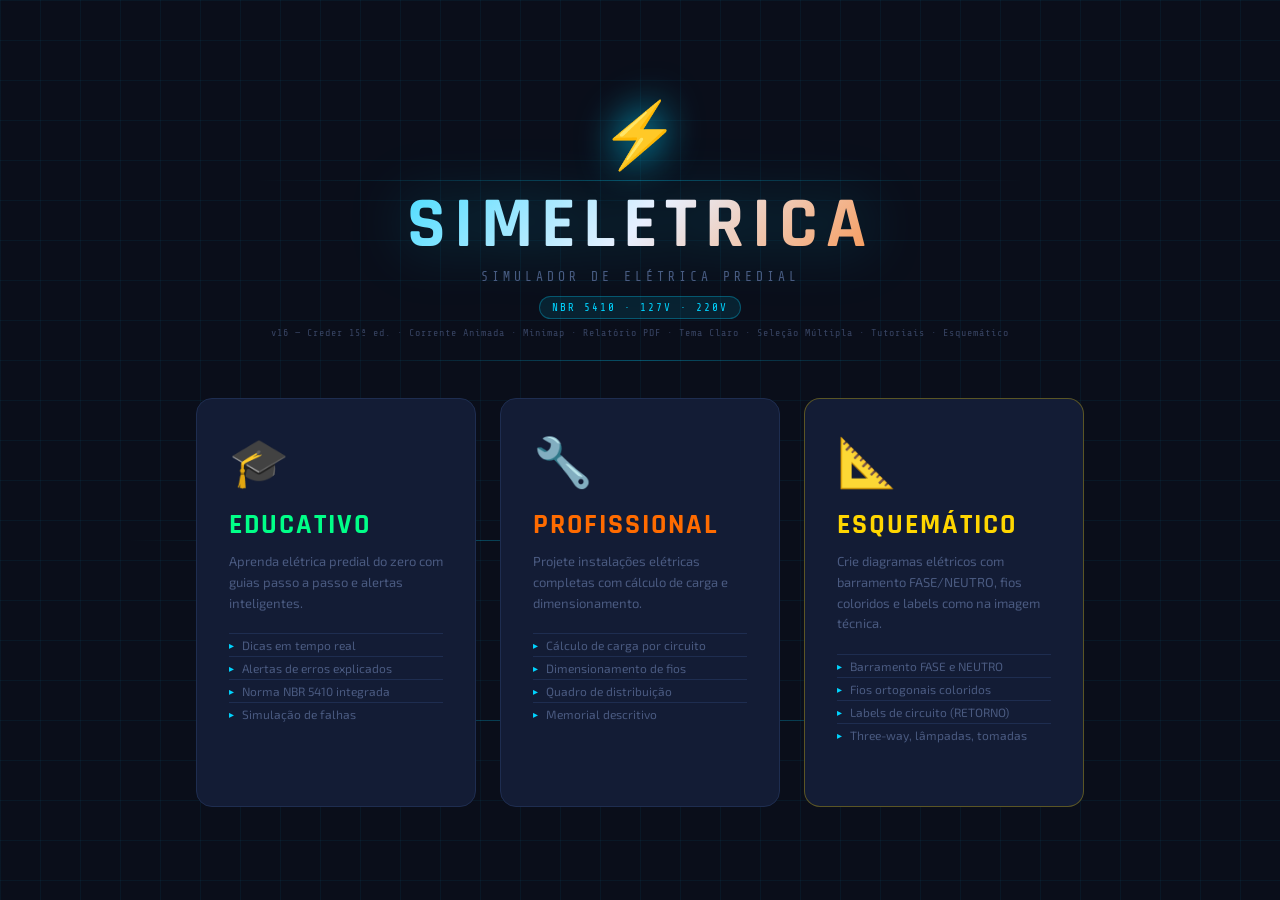
<file: public/simeletrica.html>
<!DOCTYPE html>
<html lang="pt-BR">
<head>
<meta charset="UTF-8">
<meta name="viewport" content="width=device-width, initial-scale=1.0">
<title>SimEletrica - Simulador de Elétrica Predial</title>
<link href="https://fonts.googleapis.com/css2?family=Rajdhani:wght@400;500;600;700&family=Share+Tech+Mono&family=Exo+2:wght@300;400;600;800&display=swap" rel="stylesheet">
<style>
  :root {
    --bg: #0a0e1a;
    --bg2: #0f1628;
    --panel: #131c35;
    --border: #1e2d50;
    --accent: #00d4ff;
    --accent2: #ff6b00;
    --green: #00ff88;
    --red: #ff3355;
    --yellow: #ffd600;
    --white: #e8f0ff;
    --muted: #4a5a80;
    --wire-phase: #e63946;
    --wire-neutral: #457b9d;
    --wire-ground: #2d6a4f;
  }

  * { margin: 0; padding: 0; box-sizing: border-box; }

  body {
    background: var(--bg);
    color: var(--white);
    font-family: 'Exo 2', sans-serif;
    overflow: hidden;
    height: 100vh;
    width: 100vw;
  }

  /* ===== WELCOME SCREEN ===== */
  #welcome {
    position: fixed;
    inset: 0;
    background: var(--bg);
    display: flex;
    flex-direction: column;
    align-items: center;
    justify-content: center;
    z-index: 100;
    overflow: hidden;
  }

  .grid-bg {
    position: absolute;
    inset: 0;
    background-image: 
      linear-gradient(rgba(0,212,255,0.05) 1px, transparent 1px),
      linear-gradient(90deg, rgba(0,212,255,0.05) 1px, transparent 1px);
    background-size: 40px 40px;
    animation: gridMove 20s linear infinite;
  }

  @keyframes gridMove {
    0% { transform: translateY(0); }
    100% { transform: translateY(40px); }
  }

  .circuit-lines {
    position: absolute;
    inset: 0;
    pointer-events: none;
  }

  .c-line {
    position: absolute;
    background: linear-gradient(90deg, transparent, var(--accent), transparent);
    height: 1px;
    animation: pulse 3s ease-in-out infinite;
    opacity: 0.3;
  }

  @keyframes pulse {
    0%, 100% { opacity: 0.1; transform: scaleX(0.8); }
    50% { opacity: 0.5; transform: scaleX(1); }
  }

  .logo-area {
    text-align: center;
    margin-bottom: 60px;
    animation: fadeUp 0.8s ease forwards;
    position: relative;
  }

  @keyframes fadeUp {
    from { opacity: 0; transform: translateY(30px); }
    to { opacity: 1; transform: translateY(0); }
  }

  .logo-icon {
    font-size: 64px;
    margin-bottom: 16px;
    filter: drop-shadow(0 0 20px var(--accent));
    animation: glow 2s ease-in-out infinite alternate;
  }

  @keyframes glow {
    from { filter: drop-shadow(0 0 10px var(--accent)); }
    to { filter: drop-shadow(0 0 30px var(--accent)) drop-shadow(0 0 60px var(--accent)); }
  }

  .logo-title {
    font-family: 'Rajdhani', sans-serif;
    font-size: 72px;
    font-weight: 700;
    letter-spacing: 8px;
    background: linear-gradient(135deg, var(--accent) 0%, var(--white) 50%, var(--accent2) 100%);
    -webkit-background-clip: text;
    -webkit-text-fill-color: transparent;
    background-clip: text;
    line-height: 1;
    text-shadow: none;
    filter: drop-shadow(0 0 30px rgba(0,212,255,0.3));
  }

  .logo-sub {
    font-family: 'Share Tech Mono', monospace;
    font-size: 13px;
    color: var(--muted);
    letter-spacing: 4px;
    margin-top: 8px;
  }

  .badge {
    display: inline-block;
    background: rgba(0,212,255,0.1);
    border: 1px solid rgba(0,212,255,0.3);
    color: var(--accent);
    font-size: 11px;
    padding: 4px 12px;
    border-radius: 20px;
    letter-spacing: 2px;
    margin-top: 12px;
    font-family: 'Share Tech Mono', monospace;
  }

  .modes {
    display: flex;
    gap: 24px;
    animation: fadeUp 0.8s ease 0.3s both forwards;
    position: relative;
  }

  .mode-card {
    width: 280px;
    background: var(--panel);
    border: 1px solid var(--border);
    border-radius: 16px;
    padding: 32px 32px 60px;
    cursor: pointer;
    transition: all 0.3s ease;
    position: relative;
    overflow: hidden;
  }

  .mode-card::before {
    content: '';
    position: absolute;
    inset: 0;
    opacity: 0;
    transition: opacity 0.3s;
    border-radius: 16px;
  }

  .mode-card.educativo::before {
    background: radial-gradient(circle at 50% 0%, rgba(0,255,136,0.1), transparent 70%);
  }

  .mode-card.profissional::before {
    background: radial-gradient(circle at 50% 0%, rgba(255,107,0,0.1), transparent 70%);
  }

  .mode-card:hover {
    transform: translateY(-8px);
    border-color: rgba(0,212,255,0.4);
    box-shadow: 0 20px 60px rgba(0,0,0,0.4);
  }

  .mode-card:hover::before { opacity: 1; }

  .mode-card.educativo:hover { border-color: var(--green); box-shadow: 0 20px 60px rgba(0,255,136,0.15); }
  .mode-card.profissional:hover { border-color: var(--accent2); box-shadow: 0 20px 60px rgba(255,107,0,0.15); }

  .mode-icon {
    font-size: 48px;
    margin-bottom: 16px;
    display: block;
  }

  .mode-title {
    font-family: 'Rajdhani', sans-serif;
    font-size: 28px;
    font-weight: 700;
    letter-spacing: 2px;
    margin-bottom: 8px;
  }

  .mode-card.educativo .mode-title { color: var(--green); }
  .mode-card.profissional .mode-title { color: var(--accent2); }

  .mode-desc {
    font-size: 13px;
    color: var(--muted);
    line-height: 1.6;
    margin-bottom: 20px;
  }

  .mode-features {
    list-style: none;
    font-size: 12px;
    color: var(--muted);
  }

  .mode-features li {
    padding: 4px 0;
    border-top: 1px solid var(--border);
    display: flex;
    align-items: center;
    gap: 8px;
  }

  .mode-features li::before {
    content: '▸';
    color: var(--accent);
    font-size: 10px;
  }

  .mode-btn {
    position: absolute;
    bottom: 0;
    left: 0;
    right: 0;
    padding: 14px;
    text-align: center;
    font-family: 'Rajdhani', sans-serif;
    font-size: 14px;
    font-weight: 600;
    letter-spacing: 3px;
    border: none;
    cursor: pointer;
    border-radius: 0 0 16px 16px;
    opacity: 0;
    transform: translateY(4px);
    transition: opacity 0.3s, transform 0.3s;
  }

  .mode-card:hover .mode-btn { opacity: 1; transform: translateY(0); }
  .mode-card.educativo .mode-btn { background: var(--green); color: #000; }
  .mode-card.profissional .mode-btn { background: var(--accent2); color: #000; }

  /* ===== SIMULATOR ===== */
  #simulator {
    display: none;
    height: 100vh;
    width: 100vw;
    flex-direction: column;
  }

  #simulator.active { display: flex; }

  /* Header */
  .sim-header {
    height: 80px;
    background: var(--bg2);
    border-bottom: 1px solid var(--border);
    display: flex;
    align-items: stretch;
    padding: 0;
    gap: 0;
    flex-shrink: 0;
    box-shadow: 0 2px 12px rgba(0,0,0,0.3);
    overflow: visible;
  }

  .sim-logo {
    font-family: 'Rajdhani', sans-serif;
    font-size: 20px;
    font-weight: 700;
    letter-spacing: 3px;
    color: var(--accent);
    white-space: nowrap;
  }

  .mode-badge {
    font-size: 10px;
    padding: 3px 10px;
    border-radius: 20px;
    letter-spacing: 2px;
    font-family: 'Share Tech Mono', monospace;
  }

  .mode-badge.edu { background: rgba(0,255,136,0.15); color: var(--green); border: 1px solid rgba(0,255,136,0.3); }
  .mode-badge.pro { background: rgba(255,107,0,0.15); color: var(--accent2); border: 1px solid rgba(255,107,0,0.3); }

  .header-sep { flex: 1; }

  .header-btn {
    background: var(--panel);
    border: 1px solid var(--border);
    color: var(--white);
    padding: 6px 14px;
    border-radius: 6px;
    font-size: 12px;
    cursor: pointer;
    font-family: 'Exo 2', sans-serif;
    transition: all 0.15s;
    display: flex;
    align-items: center;
    gap: 6px;
    white-space: nowrap;
  }

  .header-btn:hover { border-color: var(--accent); color: var(--accent); background: rgba(0,212,255,0.06); }
  .header-btn:active { transform: scale(0.96); }

  .voltage-display {
    font-family: 'Share Tech Mono', monospace;
    font-size: 12px;
    color: var(--muted);
    display: flex;
    gap: 12px;
  }

  .v-tag {
    padding: 4px 10px;
    border-radius: 4px;
    cursor: pointer;
    transition: all 0.2s;
    border: 1px solid transparent;
  }

  .v-tag.active-127 { background: rgba(230,57,70,0.2); color: var(--wire-phase); border-color: rgba(230,57,70,0.4); }
  .v-tag.active-220 { background: rgba(255,107,0,0.2); color: var(--accent2); border-color: rgba(255,107,0,0.4); }
  .v-tag:not(.active-127):not(.active-220):hover { border-color: var(--border); }

  /* Main layout */
  .sim-body {
    display: flex;
    flex: 1;
    overflow: hidden;
  }

  /* Left panel - components */
  .components-panel {
    width: 220px;
    background: var(--bg2);
    border-right: 1px solid var(--border);
    overflow-y: auto;
    flex-shrink: 0;
  }

  .panel-title {
    font-family: 'Share Tech Mono', monospace;
    font-size: 10px;
    letter-spacing: 3px;
    color: var(--muted);
    padding: 12px 14px 8px;
    border-bottom: 1px solid var(--border);
  }

  .comp-group {
    padding: 8px;
    border-bottom: 1px solid var(--border);
  }

  .comp-group-title {
    font-size: 10px;
    color: var(--muted);
    letter-spacing: 2px;
    padding: 4px 6px 8px;
    font-family: 'Share Tech Mono', monospace;
  }

  .comp-item {
    display: flex;
    align-items: center;
    gap: 10px;
    padding: 8px 10px;
    border-radius: 8px;
    cursor: grab;
    transition: all 0.15s;
    border: 1px solid transparent;
    margin-bottom: 2px;
    user-select: none;
  }

  .comp-item:hover {
    background: var(--panel);
    border-color: var(--border);
    transform: translateX(2px);
  }

  .comp-item.selected {
    background: rgba(0,212,255,0.1);
    border-color: var(--accent);
  }

  .comp-item:active { cursor: grabbing; }

  .comp-icon {
    font-size: 20px;
    width: 28px;
    text-align: center;
    flex-shrink: 0;
  }

  .comp-info { flex: 1; min-width: 0; }

  .comp-name {
    font-size: 12px;
    font-weight: 600;
    white-space: nowrap;
    overflow: hidden;
    text-overflow: ellipsis;
  }

  .comp-spec {
    font-size: 10px;
    color: var(--muted);
    font-family: 'Share Tech Mono', monospace;
  }

  /* Wire selector */
  .wire-selector {
    padding: 8px;
    border-bottom: 1px solid var(--border);
  }

  .wire-title {
    font-size: 10px;
    color: var(--muted);
    letter-spacing: 2px;
    padding: 4px 6px 8px;
    font-family: 'Share Tech Mono', monospace;
  }

  .wire-btns {
    display: flex;
    flex-direction: column;
    gap: 4px;
  }

  .wire-btn {
    display: flex;
    align-items: center;
    gap: 10px;
    padding: 8px 10px;
    border-radius: 8px;
    cursor: pointer;
    border: 1px solid transparent;
    transition: all 0.2s;
    background: transparent;
    color: var(--white);
    font-family: 'Exo 2', sans-serif;
    font-size: 12px;
    font-weight: 600;
  }

  .wire-btn:hover { background: var(--panel); border-color: var(--border); }
  .wire-btn.active { background: var(--panel); }

  .wire-dot {
    width: 14px;
    height: 14px;
    border-radius: 50%;
    flex-shrink: 0;
  }

  .wire-btn.fase .wire-dot { background: var(--wire-phase); box-shadow: 0 0 8px var(--wire-phase); }
  .wire-btn.neutro .wire-dot { background: var(--wire-neutral); box-shadow: 0 0 8px var(--wire-neutral); }
  .wire-btn.terra .wire-dot { background: var(--wire-ground); box-shadow: 0 0 8px var(--wire-ground); }

  .wire-btn.fase.active { border-color: var(--wire-phase); background: rgba(230,57,70,0.1); }
  .wire-btn.neutro.active { border-color: var(--wire-neutral); background: rgba(69,123,157,0.1); }
  .wire-btn.terra.active { border-color: var(--wire-ground); background: rgba(45,106,79,0.1); }

  /* Canvas area */
  .canvas-area {
    flex: 1;
    position: relative;
    background: var(--bg);
    overflow: hidden;
  }

  .canvas-grid {
    position: absolute;
    inset: 0;
    background-image: 
      /* Major grid - 100px */
      linear-gradient(rgba(30,50,100,0.55) 1px, transparent 1px),
      linear-gradient(90deg, rgba(30,50,100,0.55) 1px, transparent 1px),
      /* Medium grid - 50px */
      linear-gradient(rgba(30,50,100,0.18) 1px, transparent 1px),
      linear-gradient(90deg, rgba(30,50,100,0.18) 1px, transparent 1px);
    background-size: 100px 100px, 100px 100px, 50px 50px, 50px 50px;
    pointer-events: none;
  }
  /* Snap dots overlay at 20px intervals */
  .canvas-grid::after {
    content: '';
    position: absolute;
    inset: 0;
    background-image:
      radial-gradient(circle, rgba(0,212,255,0.18) 1px, transparent 1px);
    background-size: 20px 20px;
    background-position: 0 0;
    pointer-events: none;
  }

  #mainCanvas {
    position: absolute;
    inset: 0;
    width: 100%;
    height: 100%;
    cursor: crosshair;
  }

  /* Right panel - properties */
  .props-panel {
    width: 220px;
    background: var(--bg2);
    border-left: 1px solid var(--border);
    display: flex;
    flex-direction: column;
    flex-shrink: 0;
  }

  .props-title {
    font-family: 'Share Tech Mono', monospace;
    font-size: 10px;
    letter-spacing: 3px;
    color: var(--muted);
    padding: 12px 14px 8px;
    border-bottom: 1px solid var(--border);
  }

  .props-content {
    flex: 1;
    padding: 12px;
    overflow-y: auto;
  }

  .prop-row {
    margin-bottom: 12px;
  }

  .prop-label {
    font-size: 10px;
    color: var(--muted);
    letter-spacing: 1px;
    margin-bottom: 4px;
    font-family: 'Share Tech Mono', monospace;
  }

  .prop-value {
    font-family: 'Share Tech Mono', monospace;
    font-size: 14px;
    color: var(--accent);
    background: var(--panel);
    padding: 6px 10px;
    border-radius: 6px;
    border: 1px solid var(--border);
  }

  /* Status bar */
  .status-bar {
    height: 28px;
    background: var(--bg2);
    border-top: 1px solid var(--border);
    display: flex;
    align-items: center;
    padding: 0 14px;
    gap: 0;
    flex-shrink: 0;
  }

  .status-item {
    font-family: 'Share Tech Mono', monospace;
    font-size: 10px;
    color: var(--muted);
    display: flex;
    align-items: center;
    gap: 6px;
    padding: 0 14px;
    border-right: 1px solid var(--border);
  }

  .status-item:last-child {
    border-right: none;
    margin-left: auto;
  }

  .status-item:first-child {
    padding-left: 0;
  }

  .status-dot {
    width: 6px;
    height: 6px;
    border-radius: 50%;
    background: var(--green);
    animation: blink 2s ease infinite;
  }

  @keyframes blink {
    0%, 100% { opacity: 1; }
    50% { opacity: 0.3; }
  }

  /* Alert */
  .alert-box {
    position: fixed;
    top: 70px;
    right: 20px;
    max-width: 300px;
    background: var(--panel);
    border-radius: 10px;
    padding: 14px 16px;
    z-index: 200;
    display: none;
    animation: slideIn 0.25s cubic-bezier(0.34,1.56,0.64,1);
    border-left: 3px solid var(--red);
    box-shadow: 0 8px 32px rgba(0,0,0,0.5);
    cursor: pointer;
  }
  .alert-box::after {
    content: '✕';
    position: absolute;
    top: 8px;
    right: 10px;
    font-size: 11px;
    color: var(--muted);
    opacity: 0.6;
  }

  @keyframes slideIn {
    from { transform: translateX(20px); opacity: 0; }
    to { transform: translateX(0); opacity: 1; }
  }

  .alert-box.warning { border-left-color: var(--yellow); }
  .alert-box.success { border-left-color: var(--green); }
  .alert-box.show { display: block; }

  .alert-title {
    font-family: 'Rajdhani', sans-serif;
    font-size: 14px;
    font-weight: 700;
    margin-bottom: 4px;
  }

  .alert-msg { font-size: 12px; color: var(--muted); line-height: 1.5; }

  /* Tooltip */
  .tooltip {
    position: fixed;
    background: var(--panel);
    border: 1px solid var(--border);
    border-radius: 8px;
    padding: 8px 12px;
    font-size: 11px;
    pointer-events: none;
    z-index: 300;
    display: none;
    max-width: 200px;
    line-height: 1.5;
    box-shadow: 0 4px 20px rgba(0,0,0,0.4);
  }

  .tooltip.show { display: block; }

  /* Tools */
  .tools-bar {
    display: flex;
    align-items: center;
    gap: 4px;
    padding: 0 8px;
    border-right: 1px solid var(--border);
  }

  .tool-btn {
    width: 32px;
    height: 32px;
    border-radius: 6px;
    border: 1px solid transparent;
    background: transparent;
    color: var(--muted);
    cursor: pointer;
    display: flex;
    align-items: center;
    justify-content: center;
    font-size: 16px;
    transition: all 0.2s;
  }

  .tool-btn:hover { background: var(--panel); border-color: var(--border); color: var(--white); }
  .tool-btn.active { background: rgba(0,212,255,0.1); border-color: var(--accent); color: var(--accent); }

  /* scrollbar */
  ::-webkit-scrollbar { width: 4px; }
  ::-webkit-scrollbar-track { background: transparent; }
  ::-webkit-scrollbar-thumb { background: var(--border); border-radius: 2px; }

  /* Info panel educativo */
  .edu-tip {
    background: rgba(0,255,136,0.04);
    border: 1px solid rgba(0,255,136,0.15);
    border-radius: 8px;
    padding: 10px 12px;
    margin: 8px;
    font-size: 11px;
    color: var(--muted);
    line-height: 1.6;
    transition: all 0.3s;
  }

  .edu-tip strong { color: var(--green); }

  /* Component on canvas */
  .canvas-component {
    position: absolute;
    cursor: move;
    user-select: none;
  }

  /* symbol preview canvas in list */
  .sym-preview {
    flex-shrink: 0;
    border-radius: 4px;
    background: rgba(255,255,255,0.04);
  }

  /* collapsible group title */
  .collapsible {
    cursor: pointer;
    user-select: none;
    transition: color 0.15s;
    display: flex;
    align-items: center;
    gap: 4px;
  }
  .collapsible:hover { color: var(--accent); }
  .comp-group-body { overflow: hidden; transition: max-height 0.25s ease; max-height: 2000px; }
  .comp-group-body.collapsed { max-height: 0 !important; }

  /* ===== LIGHT THEME ===== */
  body.light-theme {
    --bg: #f0f4ff; --bg2: #e4eaf8; --panel: #d8e0f0; --border: #bbc8e0;
    --white: #1a2040; --muted: #607090; --accent: #0066cc;
    --green: #007a3d; --red: #cc0022; --yellow: #b87000;
  }
  body.light-theme .canvas-grid {
    background-image:
      linear-gradient(rgba(0,60,120,0.12) 1px, transparent 1px),
      linear-gradient(90deg, rgba(0,60,120,0.12) 1px, transparent 1px),
      linear-gradient(rgba(0,60,120,0.05) 1px, transparent 1px),
      linear-gradient(90deg, rgba(0,60,120,0.05) 1px, transparent 1px);
    background-size: 100px 100px, 100px 100px, 20px 20px, 20px 20px;
  }
  body.light-theme .welcome-overlay { background: rgba(240,244,255,0.95); }

  /* ===== MINIMAP ===== */
  #minimap {
    position: absolute; bottom: 36px; right: 10px;
    width: 160px; height: 100px;
    background: rgba(10,14,26,0.88); border: 1px solid var(--border);
    border-radius: 6px; overflow: hidden; cursor: pointer;
    z-index: 10; box-shadow: 0 4px 20px rgba(0,0,0,0.4);
  }
  #minimapCanvas { width: 100%; height: 100%; display: block; }
  #minimapViewport {
    position: absolute; border: 1.5px solid rgba(0,212,255,0.8);
    pointer-events: none; border-radius: 2px;
    background: rgba(0,212,255,0.07);
  }
  #minimapLabel {
    position: absolute; bottom: 2px; left: 4px;
    font-family: 'Share Tech Mono',monospace; font-size: 8px;
    color: rgba(74,90,128,0.8); letter-spacing: 1px; pointer-events: none;
  }

  /* ===== MULTI-SELECT RUBBER BAND ===== */
  #selectionRect {
    position: absolute; border: 1.5px dashed rgba(0,212,255,0.8);
    background: rgba(0,212,255,0.05); pointer-events: none;
    display: none; border-radius: 2px; z-index: 5;
  }

  /* ===== TUTORIAL OVERLAY ===== */
  #tutorialOverlay {
    position: fixed; inset: 0; background: rgba(0,0,0,0.78);
    z-index: 500; display: none; align-items: center; justify-content: center;
  }
  #tutorialOverlay.show { display: flex; }
  .tutorial-card {
    background: var(--panel); border: 1px solid var(--border);
    border-radius: 16px; max-width: 520px; width: 90%;
    padding: 32px; animation: fadeUp 0.4s ease; position: relative;
  }
  .tutorial-step-num {
    font-family: 'Share Tech Mono',monospace; font-size: 11px;
    color: var(--muted); letter-spacing: 2px; margin-bottom: 8px;
  }
  .tutorial-title {
    font-family: 'Rajdhani',sans-serif; font-size: 26px; font-weight: 700;
    color: var(--accent); margin-bottom: 12px;
  }
  .tutorial-desc { font-size: 13px; color: rgba(200,215,255,0.85); line-height: 1.7; margin-bottom: 20px; }
  body.light-theme .tutorial-desc { color: rgba(30,40,80,0.85); }
  .tutorial-btn {
    background: var(--accent); color: #fff; border: none; padding: 10px 24px;
    border-radius: 8px; font-family: 'Rajdhani',sans-serif; font-size: 15px;
    font-weight: 700; cursor: pointer; transition: opacity 0.2s;
  }
  .tutorial-btn:hover { opacity: 0.85; }
  .tutorial-skip { background: transparent; border: none; color: var(--muted); font-size: 12px; cursor: pointer; margin-left: 12px; }
  .tutorial-progress { display: flex; gap: 6px; margin-bottom: 20px; }
  .tutorial-dot { width: 8px; height: 8px; border-radius: 50%; background: var(--border); transition: background 0.3s; }
  .tutorial-dot.active { background: var(--accent); }
  .tutorial-highlight {
    background: rgba(0,212,255,0.08); border: 1px solid rgba(0,212,255,0.25);
    border-radius: 8px; padding: 10px 14px; margin-bottom: 16px;
    font-size: 12px; color: var(--accent); font-family: 'Share Tech Mono',monospace; line-height: 1.6;
  }

  /* ===== FLOW PARTICLES (canvas draws these) ===== */

  /* Responsive header scrollable */
  @media (max-width: 1200px) {
    .sim-header { overflow-x: auto; gap: 6px; padding: 0 6px; }
    .sim-header::-webkit-scrollbar { height: 3px; }
    .header-btn { padding: 5px 10px; font-size: 11px; white-space: nowrap; }
    .sim-logo { font-size: 15px; letter-spacing: 2px; }
  }
  @media (max-width: 900px) {
    .components-panel, .props-panel { width: 180px; }
  }
</style>
</head>
<body>

<!-- WELCOME SCREEN -->
<div id="welcome">
  <div class="grid-bg"></div>
  <div class="circuit-lines">
    <div class="c-line" style="top:20%; width:60%; left:20%; animation-delay:0s"></div>
    <div class="c-line" style="top:40%; width:40%; left:30%; animation-delay:1s"></div>
    <div class="c-line" style="top:60%; width:50%; left:10%; animation-delay:2s"></div>
    <div class="c-line" style="top:80%; width:70%; left:15%; animation-delay:0.5s"></div>
  </div>

  <div class="logo-area">
    <div class="logo-icon">⚡</div>
    <div class="logo-title">SIMELETRICA</div>
    <div class="logo-sub">SIMULADOR DE ELÉTRICA PREDIAL</div>
    <div class="badge">NBR 5410 · 127V · 220V</div>
    <div style="font-family:'Share Tech Mono',monospace;font-size:10px;color:rgba(74,90,128,0.7);margin-top:8px;letter-spacing:1px;">v16 — Creder 15ª ed. · Corrente Animada · Minimap · Relatório PDF · Tema Claro · Seleção Múltipla · Tutoriais · Esquemático</div>
  </div>

  <div class="modes">
    <div class="mode-card educativo" onclick="startMode('educativo')">
      <span class="mode-icon">🎓</span>
      <div class="mode-title">EDUCATIVO</div>
      <div class="mode-desc">Aprenda elétrica predial do zero com guias passo a passo e alertas inteligentes.</div>
      <ul class="mode-features">
        <li>Dicas em tempo real</li>
        <li>Alertas de erros explicados</li>
        <li>Norma NBR 5410 integrada</li>
        <li>Simulação de falhas</li>
      </ul>
      <button class="mode-btn">COMEÇAR →</button>
    </div>

    <div class="mode-card profissional" onclick="startMode('profissional')">
      <span class="mode-icon">🔧</span>
      <div class="mode-title">PROFISSIONAL</div>
      <div class="mode-desc">Projete instalações elétricas completas com cálculo de carga e dimensionamento.</div>
      <ul class="mode-features">
        <li>Cálculo de carga por circuito</li>
        <li>Dimensionamento de fios</li>
        <li>Quadro de distribuição</li>
        <li>Memorial descritivo</li>
      </ul>
      <button class="mode-btn">COMEÇAR →</button>
    </div>

    <div class="mode-card" style="border-color:rgba(255,214,0,0.3);padding:32px 32px 60px;" onclick="startSchematic()">
      <span class="mode-icon">📐</span>
      <div class="mode-title" style="color:var(--yellow)">ESQUEMÁTICO</div>
      <div class="mode-desc">Crie diagramas elétricos com barramento FASE/NEUTRO, fios coloridos e labels como na imagem técnica.</div>
      <ul class="mode-features">
        <li>Barramento FASE e NEUTRO</li>
        <li>Fios ortogonais coloridos</li>
        <li>Labels de circuito (RETORNO)</li>
        <li>Three-way, lâmpadas, tomadas</li>
      </ul>
      <button class="mode-btn" style="background:var(--yellow);color:#000">DESENHAR →</button>
    </div>
  </div>
</div>

<!-- SIMULATOR -->
<div id="simulator">
  <!-- Header — duas linhas -->
  <div class="sim-header" style="height:auto;flex-direction:column;padding:0;gap:0;">

    <!-- LINHA 1: Logo + Ferramentas + Edição + Arquivo -->
    <div style="display:flex;align-items:center;padding:0 10px;gap:6px;height:44px;width:100%;border-bottom:1px solid rgba(30,45,80,0.6);flex-shrink:0;">

      <div class="sim-logo" style="font-size:16px;letter-spacing:2px;margin-right:4px;">⚡ SIMELETRICA</div>
      <div class="mode-badge" id="modeBadge"></div>

      <div style="width:1px;height:24px;background:var(--border);margin:0 4px;flex-shrink:0;"></div>

      <!-- Ferramentas de desenho -->
      <div class="tools-bar" style="padding:0;border:none;gap:3px;">
        <button class="tool-btn active" id="toolSelect" onclick="setTool('select')" title="Selecionar (S)">↖</button>
        <button class="tool-btn" id="toolWire" onclick="setTool('wire')" title="Fio (W)">〰</button>
        <button class="tool-btn" id="toolDelete" onclick="setTool('delete')" title="Apagar (D)">🗑</button>
      </div>

      <div style="width:1px;height:24px;background:var(--border);margin:0 4px;flex-shrink:0;"></div>

      <!-- Tensão -->
      <div class="voltage-display">
        <div class="v-tag active-127" id="v127" onclick="setVoltage(127)" title="127V">127V</div>
        <div class="v-tag" id="v220" onclick="setVoltage(220)" title="220V">220V</div>
      </div>

      <div style="width:1px;height:24px;background:var(--border);margin:0 4px;flex-shrink:0;"></div>

      <!-- Edição -->
      <button class="header-btn" onclick="undoAction()" title="Desfazer Ctrl+Z">↩ Desfazer</button>
      <button class="header-btn" onclick="duplicateSelected()" title="Duplicar Ctrl+D">⧉ Duplicar</button>
      <button class="header-btn" onclick="confirmClearCanvas()">🗑 Limpar</button>
      <button class="header-btn" id="btnOrtho" onclick="toggleOrtho()" title="Ortogonal" style="border-color:rgba(0,212,255,0.3);color:var(--accent);">⌐ Ortho</button>

      <div style="width:1px;height:24px;background:var(--border);margin:0 4px;flex-shrink:0;"></div>

      <!-- Arquivo -->
      <button class="header-btn" onclick="saveProject()" title="Salvar JSON">💾 Salvar</button>
      <button class="header-btn" onclick="loadProjectDialog()" title="Abrir JSON">📂 Abrir</button>
      <input type="file" id="loadFileInput" accept=".json" style="display:none" onchange="loadProjectFile(event)">
      <button class="header-btn" onclick="exportPng()" title="Exportar PNG">📷 PNG</button>
      <button class="header-btn" onclick="exportSvg()" title="Exportar SVG">📐 SVG</button>

      <div style="flex:1;"></div>

      <!-- Zoom -->
      <button class="header-btn zoom-btn" onclick="zoomIn()" title="Zoom +">＋</button>
      <button class="header-btn zoom-btn" id="zoomLabel" onclick="zoomReset()" title="Reset zoom" style="min-width:46px;font-size:11px;">100%</button>
      <button class="header-btn zoom-btn" onclick="zoomOut()" title="Zoom −">－</button>

      <div style="width:1px;height:24px;background:var(--border);margin:0 4px;flex-shrink:0;"></div>

      <button class="header-btn" onclick="goHome()" title="Tela inicial">⌂</button>
      <button class="header-btn" id="btnTheme" onclick="toggleTheme()" title="Tema" style="font-size:14px;padding:5px 8px;">🌙</button>
    </div>

    <!-- LINHA 2: Análise + Simulação + Tutorial -->
    <div style="display:flex;align-items:center;padding:0 10px;gap:6px;height:36px;width:100%;background:rgba(0,0,0,0.15);flex-shrink:0;">

      <span style="font-family:'Share Tech Mono',monospace;font-size:9px;color:var(--muted);letter-spacing:2px;flex-shrink:0;">ANÁLISE</span>

      <div style="width:1px;height:20px;background:var(--border);margin:0 2px;flex-shrink:0;"></div>

      <button class="header-btn" id="btnSimulate" onclick="simulate()"
        style="border-color:rgba(0,255,136,0.4);color:var(--green);background:rgba(0,255,136,0.08);font-weight:700;">
        ▶ Simular
      </button>
      <button class="header-btn" onclick="generateReport()" title="Memorial Descritivo"
        style="border-color:rgba(0,255,136,0.25);color:var(--green);">
        📄 Relatório
      </button>
      <button class="header-btn" onclick="toggleVoltageDrop()" title="Queda de tensão NBR 5410"
        style="border-color:rgba(255,214,0,0.3);color:var(--yellow);">
        ⚡ Queda ΔV
      </button>
      <button class="header-btn" onclick="openAiPanel()" title="Assistente IA"
        style="border-color:rgba(139,92,246,0.4);color:#a78bfa;">
        🤖 Assistente IA
      </button>

      <div style="width:1px;height:20px;background:var(--border);margin:0 6px;flex-shrink:0;"></div>

      <span style="font-family:'Share Tech Mono',monospace;font-size:9px;color:var(--muted);letter-spacing:2px;flex-shrink:0;">AJUDA</span>
      <button class="header-btn" onclick="showTutorial(0)"
        style="border-color:rgba(255,214,0,0.3);color:var(--yellow);">
        📚 Tutorial
      </button>

      <div style="flex:1;"></div>

      <!-- Status rápido da simulação -->
      <div id="simQuickStatus" style="font-family:'Share Tech Mono',monospace;font-size:10px;color:var(--muted);padding:0 8px;"></div>
    </div>

  </div>

  <!-- Body -->
  <div class="sim-body">
    <!-- Left panel -->
    <div class="components-panel">
      <div class="panel-title">COMPONENTES</div>

      <!-- Wire selector -->
      <div class="wire-selector">
        <div class="wire-title">FIOS</div>
        <div class="wire-btns">
          <button class="wire-btn fase active" id="wireFase" onclick="selectWire('fase')">
            <div class="wire-dot"></div>
            Fase (Vermelho)
          </button>
          <button class="wire-btn neutro" id="wireNeutro" onclick="selectWire('neutro')">
            <div class="wire-dot"></div>
            Neutro (Azul)
          </button>
          <button class="wire-btn terra" id="wireTerra" onclick="selectWire('terra')">
            <div class="wire-dot"></div>
            Terra (Verde)
          </button>
        </div>
        <div style="margin-top:6px;padding:0 2px;">
          <div class="wire-title" style="margin-bottom:3px;">BARAMENTOS</div>
          <div style="display:flex;gap:4px;flex-wrap:wrap;">
            <button onclick="addBusbar('L1L2L3')" title="Barramentos L1/L2/L3" style="flex:1;font-size:9px;padding:4px 2px;background:rgba(230,57,70,0.15);border:1px solid rgba(230,57,70,0.4);color:#e63946;border-radius:4px;cursor:pointer;font-family:monospace;">≡ L1·L2·L3</button>
            <button onclick="addBusbar('NPE')" title="Barramento Neutro+Terra" style="flex:1;font-size:9px;padding:4px 2px;background:rgba(69,123,157,0.15);border:1px solid rgba(69,123,157,0.4);color:#7ab4d4;border-radius:4px;cursor:pointer;font-family:monospace;">≡ N·PE</button>
            <button onclick="addBusbar('full')" title="Barramento completo L1/L2/L3/N/PE" style="flex:1;font-size:9px;padding:4px 2px;background:rgba(0,212,255,0.1);border:1px solid rgba(0,212,255,0.25);color:var(--accent);border-radius:4px;cursor:pointer;font-family:monospace;">≡ 5 fios</button>
          </div>
        </div>
      </div>

      <!-- Wire gauge selector -->
      <div style="padding:4px 10px 8px;">
        <div class="wire-title">BITOLA DO FIO</div>
        <select id="wirGaugeSelect" onchange="currentWireGauge=this.value"
          style="width:100%;background:var(--bg);border:1px solid var(--border);border-radius:6px;color:var(--white);font-family:'Share Tech Mono',monospace;font-size:11px;padding:5px 8px;outline:none;cursor:pointer;transition:border-color 0.2s;"
          onfocus="this.style.borderColor='rgba(0,212,255,0.4)'"
          onblur="this.style.borderColor='var(--border)'">
          <option value="1.5">1,5mm² — 14,5A (iluminação)</option>
          <option value="2.5" selected>2,5mm² — 20A (tomadas)</option>
          <option value="4">4mm² — 27A</option>
          <option value="6">6mm² — 35A</option>
          <option value="10">10mm² — 49A (motores)</option>
          <option value="16">16mm² — 62A</option>
          <option value="25">25mm² — 84A</option>
          <option value="35">35mm² — 104A</option>
        </select>
      </div>

      <!-- Search -->
      <div style="padding:8px;">
        <input id="compSearch" type="text" placeholder="🔍 Buscar componente..." oninput="filterComps(this.value)"
          style="width:100%;background:var(--panel);border:1px solid var(--border);border-radius:6px;color:var(--white);font-family:'Share Tech Mono',monospace;font-size:11px;padding:6px 10px;outline:none;transition:border-color 0.2s;"
          onfocus="this.style.borderColor='rgba(0,212,255,0.4)'"
          onblur="this.style.borderColor='var(--border)'">
      </div>

      <!-- Components by category -->
      <div id="compList">

      <div class="comp-group">
        <div class="comp-group-title collapsible" onclick="toggleGroup(this)">▾ ALIMENTAÇÃO</div>
        <div class="comp-group-body">
          <div class="comp-item" draggable="true" data-type="alimentacao" ondragstart="dragStart(event)" onclick="selectComp('alimentacao', this)">
            <canvas class="sym-preview" width="36" height="36" data-sym="alimentacao"></canvas>
            <div class="comp-info"><div class="comp-name">Alimentação</div><div class="comp-spec">L1 L2 L3 N PE</div></div>
          </div>
          <div class="comp-item" draggable="true" data-type="transformador" ondragstart="dragStart(event)" onclick="selectComp('transformador', this)">
            <canvas class="sym-preview" width="36" height="36" data-sym="transformador"></canvas>
            <div class="comp-info"><div class="comp-name">Transformador</div><div class="comp-spec">Isolação / Step</div></div>
          </div>
          <div class="comp-item" draggable="true" data-type="ponteRet" ondragstart="dragStart(event)" onclick="selectComp('ponteRet', this)">
            <canvas class="sym-preview" width="36" height="36" data-sym="ponteRet"></canvas>
            <div class="comp-info"><div class="comp-name">Ponte Retif.</div><div class="comp-spec">AC → DC</div></div>
          </div>
        </div>
      </div>

      <div class="comp-group">
        <div class="comp-group-title collapsible" onclick="toggleGroup(this)">▾ PROTEÇÃO</div>
        <div class="comp-group-body">
          <div class="comp-item" draggable="true" data-type="disjuntor" ondragstart="dragStart(event)" onclick="selectComp('disjuntor', this)">
            <canvas class="sym-preview" width="36" height="36" data-sym="disjuntor"></canvas>
            <div class="comp-info"><div class="comp-name">Disjuntor Mono</div><div class="comp-spec">NBR IEC 60898</div></div>
          </div>
          <div class="comp-item" draggable="true" data-type="disjuntorBi" ondragstart="dragStart(event)" onclick="selectComp('disjuntorBi', this)">
            <canvas class="sym-preview" width="36" height="36" data-sym="disjuntorBi"></canvas>
            <div class="comp-info"><div class="comp-name">Disjuntor Bi</div><div class="comp-spec">2 pólos</div></div>
          </div>
          <div class="comp-item" draggable="true" data-type="disjuntorTri" ondragstart="dragStart(event)" onclick="selectComp('disjuntorTri', this)">
            <canvas class="sym-preview" width="36" height="36" data-sym="disjuntorTri"></canvas>
            <div class="comp-info"><div class="comp-name">Disjuntor Tri</div><div class="comp-spec">3 pólos</div></div>
          </div>
          <div class="comp-item" draggable="true" data-type="disjuntorDR" ondragstart="dragStart(event)" onclick="selectComp('disjuntorDR', this)">
            <canvas class="sym-preview" width="36" height="36" data-sym="disjuntorDR"></canvas>
            <div class="comp-info"><div class="comp-name">Disj. DR</div><div class="comp-spec">Diferencial Res.</div></div>
          </div>
          <div class="comp-item" draggable="true" data-type="fusivel" ondragstart="dragStart(event)" onclick="selectComp('fusivel', this)">
            <canvas class="sym-preview" width="36" height="36" data-sym="fusivel"></canvas>
            <div class="comp-info"><div class="comp-name">Fusível</div><div class="comp-spec">NH / Cilíndrico</div></div>
          </div>
          <div class="comp-item" draggable="true" data-type="chaveSecFus" ondragstart="dragStart(event)" onclick="selectComp('chaveSecFus', this)">
            <canvas class="sym-preview" width="36" height="36" data-sym="chaveSecFus"></canvas>
            <div class="comp-info"><div class="comp-name">Ch. Sec. Fusível</div><div class="comp-spec">Seccionamento</div></div>
          </div>
          <div class="comp-item" draggable="true" data-type="releBimetalico" ondragstart="dragStart(event)" onclick="selectComp('releBimetalico', this)">
            <canvas class="sym-preview" width="36" height="36" data-sym="releBimetalico"></canvas>
            <div class="comp-info"><div class="comp-name">Relé Bimetálico</div><div class="comp-spec">Sobrecarga térmica</div></div>
          </div>
        </div>
      </div>

      <div class="comp-group">
        <div class="comp-group-title collapsible" onclick="toggleGroup(this)">▾ MANOBRA</div>
        <div class="comp-group-body">
          <div class="comp-item" draggable="true" data-type="contator" ondragstart="dragStart(event)" onclick="selectComp('contator', this)">
            <canvas class="sym-preview" width="36" height="36" data-sym="contator"></canvas>
            <div class="comp-info"><div class="comp-name">Contator</div><div class="comp-spec">Força 3F</div></div>
          </div>
          <div class="comp-item" draggable="true" data-type="disjMotor" ondragstart="dragStart(event)" onclick="selectComp('disjMotor', this)">
            <canvas class="sym-preview" width="36" height="36" data-sym="disjMotor"></canvas>
            <div class="comp-info"><div class="comp-name">Disj. Motor</div><div class="comp-spec">Proteção motor</div></div>
          </div>
          <div class="comp-item" draggable="true" data-type="chaveSec" ondragstart="dragStart(event)" onclick="selectComp('chaveSec', this)">
            <canvas class="sym-preview" width="36" height="36" data-sym="chaveSec"></canvas>
            <div class="comp-info"><div class="comp-name">Chave Secc.</div><div class="comp-spec">3 pólos</div></div>
          </div>
        </div>
      </div>

      <div class="comp-group">
        <div class="comp-group-title collapsible" onclick="toggleGroup(this)">▾ CONTATOS AUXILIARES</div>
        <div class="comp-group-body">
          <div class="comp-item" draggable="true" data-type="contNA" ondragstart="dragStart(event)" onclick="selectComp('contNA', this)">
            <canvas class="sym-preview" width="36" height="36" data-sym="contNA"></canvas>
            <div class="comp-info"><div class="comp-name">Contato NA</div><div class="comp-spec">Norm. Aberto</div></div>
          </div>
          <div class="comp-item" draggable="true" data-type="contNF" ondragstart="dragStart(event)" onclick="selectComp('contNF', this)">
            <canvas class="sym-preview" width="36" height="36" data-sym="contNF"></canvas>
            <div class="comp-info"><div class="comp-name">Contato NF</div><div class="comp-spec">Norm. Fechado</div></div>
          </div>
          <div class="comp-item" draggable="true" data-type="contBimNA" ondragstart="dragStart(event)" onclick="selectComp('contBimNA', this)">
            <canvas class="sym-preview" width="36" height="36" data-sym="contBimNA"></canvas>
            <div class="comp-info"><div class="comp-name">Cont. Bim. NA</div><div class="comp-spec">Relé térmico</div></div>
          </div>
          <div class="comp-item" draggable="true" data-type="contBimNF" ondragstart="dragStart(event)" onclick="selectComp('contBimNF', this)">
            <canvas class="sym-preview" width="36" height="36" data-sym="contBimNF"></canvas>
            <div class="comp-info"><div class="comp-name">Cont. Bim. NF</div><div class="comp-spec">Relé térmico</div></div>
          </div>
        </div>
      </div>

      <div class="comp-group">
        <div class="comp-group-title collapsible" onclick="toggleGroup(this)">▾ BOTÕES / BOTOEIRAS</div>
        <div class="comp-group-body">
          <div class="comp-item" draggable="true" data-type="botaoNA" ondragstart="dragStart(event)" onclick="selectComp('botaoNA', this)">
            <canvas class="sym-preview" width="36" height="36" data-sym="botaoNA"></canvas>
            <div class="comp-info"><div class="comp-name">Botão NA</div><div class="comp-spec">Liga / Start</div></div>
          </div>
          <div class="comp-item" draggable="true" data-type="botaoNF" ondragstart="dragStart(event)" onclick="selectComp('botaoNF', this)">
            <canvas class="sym-preview" width="36" height="36" data-sym="botaoNF"></canvas>
            <div class="comp-info"><div class="comp-name">Botão NF</div><div class="comp-spec">Desliga / Stop</div></div>
          </div>
          <div class="comp-item" draggable="true" data-type="botaoNANF" ondragstart="dragStart(event)" onclick="selectComp('botaoNANF', this)">
            <canvas class="sym-preview" width="36" height="36" data-sym="botaoNANF"></canvas>
            <div class="comp-info"><div class="comp-name">Botão NA+NF</div><div class="comp-spec">Duplo</div></div>
          </div>
          <div class="comp-item" draggable="true" data-type="botaoInterruptor" ondragstart="dragStart(event)" onclick="selectComp('botaoInterruptor', this)">
            <canvas class="sym-preview" width="36" height="36" data-sym="botaoInterruptor"></canvas>
            <div class="comp-info"><div class="comp-name">Botão Interr.</div><div class="comp-spec">Chave rotativa</div></div>
          </div>
          <div class="comp-item" draggable="true" data-type="fimCurso" ondragstart="dragStart(event)" onclick="selectComp('fimCurso', this)">
            <canvas class="sym-preview" width="36" height="36" data-sym="fimCurso"></canvas>
            <div class="comp-info"><div class="comp-name">Fim de Curso</div><div class="comp-spec">NA / NF</div></div>
          </div>
        </div>
      </div>

      <div class="comp-group">
        <div class="comp-group-title collapsible" onclick="toggleGroup(this)">▾ BOBINAS / TEMPORIZADORES</div>
        <div class="comp-group-body">
          <div class="comp-item" draggable="true" data-type="bobinaContator" ondragstart="dragStart(event)" onclick="selectComp('bobinaContator', this)">
            <canvas class="sym-preview" width="36" height="36" data-sym="bobinaContator"></canvas>
            <div class="comp-info"><div class="comp-name">Bobina Contator</div><div class="comp-spec">-KM A1/A2</div></div>
          </div>
          <div class="comp-item" draggable="true" data-type="bobinaValvula" ondragstart="dragStart(event)" onclick="selectComp('bobinaValvula', this)">
            <canvas class="sym-preview" width="36" height="36" data-sym="bobinaValvula"></canvas>
            <div class="comp-info"><div class="comp-name">Válvula Solenóide</div><div class="comp-spec">-EV A1/A2</div></div>
          </div>
          <div class="comp-item" draggable="true" data-type="tempRetConn" ondragstart="dragStart(event)" onclick="selectComp('tempRetConn', this)">
            <canvas class="sym-preview" width="36" height="36" data-sym="tempRetConn"></canvas>
            <div class="comp-info"><div class="comp-name">Temp. Ret. Conexão</div><div class="comp-spec">On-delay</div></div>
          </div>
          <div class="comp-item" draggable="true" data-type="tempRetDesc" ondragstart="dragStart(event)" onclick="selectComp('tempRetDesc', this)">
            <canvas class="sym-preview" width="36" height="36" data-sym="tempRetDesc"></canvas>
            <div class="comp-info"><div class="comp-name">Temp. Ret. Desc.</div><div class="comp-spec">Off-delay</div></div>
          </div>
          <div class="comp-item" draggable="true" data-type="releIntermitente" ondragstart="dragStart(event)" onclick="selectComp('releIntermitente', this)">
            <canvas class="sym-preview" width="36" height="36" data-sym="releIntermitente"></canvas>
            <div class="comp-info"><div class="comp-name">Relé Intermit.</div><div class="comp-spec">Piscante</div></div>
          </div>
        </div>
      </div>

      <div class="comp-group">
        <div class="comp-group-title collapsible" onclick="toggleGroup(this)">▾ MOTORES</div>
        <div class="comp-group-body">
          <div class="comp-item" draggable="true" data-type="motorTri" ondragstart="dragStart(event)" onclick="selectComp('motorTri', this)">
            <canvas class="sym-preview" width="36" height="36" data-sym="motorTri"></canvas>
            <div class="comp-info"><div class="comp-name">Motor Trifásico</div><div class="comp-spec">M 3~ 3 pontas</div></div>
          </div>
          <div class="comp-item" draggable="true" data-type="motorTri6" ondragstart="dragStart(event)" onclick="selectComp('motorTri6', this)">
            <canvas class="sym-preview" width="36" height="36" data-sym="motorTri6"></canvas>
            <div class="comp-info"><div class="comp-name">Motor Tri 6P</div><div class="comp-spec">M 3~ 6 pontas</div></div>
          </div>
          <div class="comp-item" draggable="true" data-type="motorMono" ondragstart="dragStart(event)" onclick="selectComp('motorMono', this)">
            <canvas class="sym-preview" width="36" height="36" data-sym="motorMono"></canvas>
            <div class="comp-info"><div class="comp-name">Motor Monofásico</div><div class="comp-spec">M 1~</div></div>
          </div>
          <div class="comp-item" draggable="true" data-type="motorCC" ondragstart="dragStart(event)" onclick="selectComp('motorCC', this)">
            <canvas class="sym-preview" width="36" height="36" data-sym="motorCC"></canvas>
            <div class="comp-info"><div class="comp-name">Motor CC</div><div class="comp-spec">Corrente Contínua</div></div>
          </div>
        </div>
      </div>

      <div class="comp-group">
        <div class="comp-group-title collapsible" onclick="toggleGroup(this)">▾ VARIADORES / INVERSORES</div>
        <div class="comp-group-body">
          <div class="comp-item" draggable="true" data-type="inversorFreq" ondragstart="dragStart(event)" onclick="selectComp('inversorFreq', this)">
            <canvas class="sym-preview" width="36" height="36" data-sym="inversorFreq"></canvas>
            <div class="comp-info"><div class="comp-name">Inversor Freq.</div><div class="comp-spec">VFD Trifásico</div></div>
          </div>
          <div class="comp-item" draggable="true" data-type="softStarter" ondragstart="dragStart(event)" onclick="selectComp('softStarter', this)">
            <canvas class="sym-preview" width="36" height="36" data-sym="softStarter"></canvas>
            <div class="comp-info"><div class="comp-name">Soft Starter</div><div class="comp-spec">Partida suave</div></div>
          </div>
          <div class="comp-item" draggable="true" data-type="autotransformador" ondragstart="dragStart(event)" onclick="selectComp('autotransformador', this)">
            <canvas class="sym-preview" width="36" height="36" data-sym="autotransformador"></canvas>
            <div class="comp-info"><div class="comp-name">Autotransf.</div><div class="comp-spec">Partida 3F</div></div>
          </div>
          <div class="comp-item" draggable="true" data-type="resistor" ondragstart="dragStart(event)" onclick="selectComp('resistor', this)">
            <canvas class="sym-preview" width="36" height="36" data-sym="resistor"></canvas>
            <div class="comp-info"><div class="comp-name">Resistor</div><div class="comp-spec">Limitação carga</div></div>
          </div>
        </div>
      </div>

      <div class="comp-group">
        <div class="comp-group-title collapsible" onclick="toggleGroup(this)">▾ SINALIZAÇÃO</div>
        <div class="comp-group-body">
          <div class="comp-item" draggable="true" data-type="sirene" ondragstart="dragStart(event)" onclick="selectComp('sirene', this)">
            <canvas class="sym-preview" width="36" height="36" data-sym="sirene"></canvas>
            <div class="comp-info"><div class="comp-name">Sirene</div><div class="comp-spec">-H alarme sonoro</div></div>
          </div>
          <div class="comp-item" draggable="true" data-type="sinalizador" ondragstart="dragStart(event)" onclick="selectComp('sinalizador', this)">
            <canvas class="sym-preview" width="36" height="36" data-sym="sinalizador"></canvas>
            <div class="comp-info"><div class="comp-name">Sinalizador</div><div class="comp-spec">Piloto / Led</div></div>
          </div>
          <div class="comp-item" draggable="true" data-type="lampada" ondragstart="dragStart(event)" onclick="selectComp('lampada', this)">
            <canvas class="sym-preview" width="36" height="36" data-sym="lampada"></canvas>
            <div class="comp-info"><div class="comp-name">Lâmpada</div><div class="comp-spec">Iluminação</div></div>
          </div>
          <div class="comp-item" draggable="true" data-type="interruptor" ondragstart="dragStart(event)" onclick="selectComp('interruptor', this)">
            <canvas class="sym-preview" width="36" height="36" data-sym="interruptor"></canvas>
            <div class="comp-info"><div class="comp-name">Interruptor</div><div class="comp-spec">Simples</div></div>
          </div>
        </div>
      </div>

      <div class="comp-group">
        <div class="comp-group-title collapsible" onclick="toggleGroup(this)">▾ SENSORES</div>
        <div class="comp-group-body">
          <div class="comp-item" draggable="true" data-type="sensorIndutivo" ondragstart="dragStart(event)" onclick="selectComp('sensorIndutivo', this)">
            <canvas class="sym-preview" width="36" height="36" data-sym="sensorIndutivo"></canvas>
            <div class="comp-info"><div class="comp-name">Sensor Indutivo</div><div class="comp-spec">Prox. metálico</div></div>
          </div>
          <div class="comp-item" draggable="true" data-type="sensorCapacitivo" ondragstart="dragStart(event)" onclick="selectComp('sensorCapacitivo', this)">
            <canvas class="sym-preview" width="36" height="36" data-sym="sensorCapacitivo"></canvas>
            <div class="comp-info"><div class="comp-name">Sensor Capacitivo</div><div class="comp-spec">Prox. dieletrico</div></div>
          </div>
          <div class="comp-item" draggable="true" data-type="sensorMagnetico" ondragstart="dragStart(event)" onclick="selectComp('sensorMagnetico', this)">
            <canvas class="sym-preview" width="36" height="36" data-sym="sensorMagnetico"></canvas>
            <div class="comp-info"><div class="comp-name">Sensor Magnético</div><div class="comp-spec">Reed switch</div></div>
          </div>
          <div class="comp-item" draggable="true" data-type="fotoemisor" ondragstart="dragStart(event)" onclick="selectComp('fotoemisor', this)">
            <canvas class="sym-preview" width="36" height="36" data-sym="fotoemisor"></canvas>
            <div class="comp-info"><div class="comp-name">Foto Emissor</div><div class="comp-spec">Barreira ótica</div></div>
          </div>
          <div class="comp-item" draggable="true" data-type="fotoreceptor" ondragstart="dragStart(event)" onclick="selectComp('fotoreceptor', this)">
            <canvas class="sym-preview" width="36" height="36" data-sym="fotoreceptor"></canvas>
            <div class="comp-info"><div class="comp-name">Foto Receptor</div><div class="comp-spec">Barreira ótica</div></div>
          </div>
        </div>
      </div>

      <div class="comp-group">
        <div class="comp-group-title collapsible" onclick="toggleGroup(this)">▾ TOMADAS / DISTRIBUIÇÃO</div>
        <div class="comp-group-body">
          <div class="comp-item" draggable="true" data-type="tomada127" ondragstart="dragStart(event)" onclick="selectComp('tomada127', this)">
            <canvas class="sym-preview" width="36" height="36" data-sym="tomada127"></canvas>
            <div class="comp-info"><div class="comp-name">Tomada 127V</div><div class="comp-spec">NBR 14136 — 10A</div></div>
          </div>
          <div class="comp-item" draggable="true" data-type="tomada220" ondragstart="dragStart(event)" onclick="selectComp('tomada220', this)">
            <canvas class="sym-preview" width="36" height="36" data-sym="tomada220"></canvas>
            <div class="comp-info"><div class="comp-name">Tomada 220V</div><div class="comp-spec">NBR 14136 — 20A</div></div>
          </div>
          <div class="comp-item" draggable="true" data-type="quadro" ondragstart="dragStart(event)" onclick="selectComp('quadro', this)">
            <canvas class="sym-preview" width="36" height="36" data-sym="quadro"></canvas>
            <div class="comp-info"><div class="comp-name">Quadro Dist.</div><div class="comp-spec">QD - Entrada</div></div>
          </div>
        </div>
      </div>

      <div class="comp-group">
        <div class="comp-group-title collapsible" onclick="toggleGroup(this)">▾ ENERGIA / MEDIÇÃO</div>
        <div class="comp-group-body">
          <div class="comp-item" draggable="true" data-type="medidorKwh" ondragstart="dragStart(event)" onclick="selectComp('medidorKwh', this)">
            <canvas class="sym-preview" width="36" height="36" data-sym="medidorKwh"></canvas>
            <div class="comp-info"><div class="comp-name">Medidor kWh</div><div class="comp-spec">Consumo elétrico</div></div>
          </div>
          <div class="comp-item" draggable="true" data-type="gerador" ondragstart="dragStart(event)" onclick="selectComp('gerador', this)">
            <canvas class="sym-preview" width="36" height="36" data-sym="gerador"></canvas>
            <div class="comp-info"><div class="comp-name">Gerador</div><div class="comp-spec">Grupo motor-gerador</div></div>
          </div>
          <div class="comp-item" draggable="true" data-type="ups" ondragstart="dragStart(event)" onclick="selectComp('ups', this)">
            <canvas class="sym-preview" width="36" height="36" data-sym="ups"></canvas>
            <div class="comp-info"><div class="comp-name">Nobreak / UPS</div><div class="comp-spec">IEC 62040</div></div>
          </div>
          <div class="comp-item" draggable="true" data-type="tempHorario" ondragstart="dragStart(event)" onclick="selectComp('tempHorario', this)">
            <canvas class="sym-preview" width="36" height="36" data-sym="tempHorario"></canvas>
            <div class="comp-info"><div class="comp-name">Timer Horário</div><div class="comp-spec">Programável 7 dias</div></div>
          </div>
        </div>
      </div>

      <div class="comp-group">
        <div class="comp-group-title collapsible" onclick="toggleGroup(this)">▾ SENSORES DE NÍVEL</div>
        <div class="comp-group-body">
          <div class="comp-item" draggable="true" data-type="chaveBoia" ondragstart="dragStart(event)" onclick="selectComp('chaveBoia', this)">
            <canvas class="sym-preview" width="36" height="36" data-sym="chaveBoia"></canvas>
            <div class="comp-info"><div class="comp-name">Chave Boia</div><div class="comp-spec">Nível líquido</div></div>
          </div>
          <div class="comp-item" draggable="true" data-type="sensorNivel" ondragstart="dragStart(event)" onclick="selectComp('sensorNivel', this)">
            <canvas class="sym-preview" width="36" height="36" data-sym="sensorNivel"></canvas>
            <div class="comp-info"><div class="comp-name">Sensor Nível</div><div class="comp-spec">Eletrônico NA/NF</div></div>
          </div>
          <div class="comp-item" draggable="true" data-type="tomadaRj45" ondragstart="dragStart(event)" onclick="selectComp('tomadaRj45', this)">
            <canvas class="sym-preview" width="36" height="36" data-sym="tomadaRj45"></canvas>
            <div class="comp-info"><div class="comp-name">Tomada RJ-45</div><div class="comp-spec">Cat 6 Dados</div></div>
          </div>
        </div>
      </div>

      </div><!-- end compList -->

      <!-- Edu tip -->
      <div class="edu-tip" id="eduTip" style="flex-shrink:0;">
        <strong>💡 Dica:</strong> Clique em um componente para ver informações. Arraste para o canvas para adicionar.
      </div>
    </div>

    <!-- Canvas -->
    <div class="canvas-area" id="canvasArea"
         ondragover="event.preventDefault()"
         ondrop="dropComponent(event)">
      <div class="canvas-grid"></div>
      <canvas id="mainCanvas"></canvas>
      <!-- Multi-select rubber band -->
      <div id="selectionRect"></div>
      <!-- Minimap -->
      <div id="minimap" title="Minimap — clique para encaixar tudo na tela">
        <canvas id="minimapCanvas" width="160" height="100"></canvas>
        <div id="minimapViewport" style="display:none;"></div>
        <div id="minimapLabel">MINIMAP</div>
      </div>
    </div>

    <!-- Right panel -->
    <div class="props-panel">
      <div class="props-title">PROPRIEDADES</div>
      <div class="props-content" id="propsContent">
        <div style="color:var(--muted); font-size:11px; text-align:center; padding:30px 16px; line-height:2; border: 1px dashed rgba(30,45,80,0.8); border-radius:8px; margin:8px;">
          <div style="font-size:24px;margin-bottom:8px;opacity:0.3;">⚡</div>
          Selecione um<br>componente
        </div>
      </div>
      <div style="padding:10px 12px;border-top:1px solid var(--border);font-family:'Share Tech Mono',monospace;font-size:9px;color:var(--muted);line-height:1.9;">
        <div style="color:rgba(0,212,255,0.5);font-size:8px;letter-spacing:2px;margin-bottom:4px;">ATALHOS</div>
        <div><span style="color:var(--accent)">S</span> Selecionar &nbsp; <span style="color:var(--accent)">W</span> Fio &nbsp; <span style="color:var(--accent)">D</span> Deletar</div>
        <div><span style="color:var(--accent)">R</span> Girar &nbsp; <span style="color:var(--accent)">O</span> Ortho &nbsp; <span style="color:var(--accent)">J</span> Junção</div>
        <div><span style="color:var(--accent)">F</span> Ajustar &nbsp; <span style="color:var(--accent)">Del</span> Apagar &nbsp; <span style="color:var(--accent)">Esc</span> Cancela</div>
        <div><span style="color:var(--accent)">Ctrl+Z</span> Desfazer &nbsp; <span style="color:var(--accent)">Ctrl+D</span> Duplicar</div>
        <div><span style="color:var(--accent)">Scroll</span> Zoom &nbsp; <span style="color:var(--accent)">Espaço</span> Pan</div>
      </div>
    </div>
  </div>

  <!-- Status bar -->
  <div class="status-bar">
    <div class="status-item">
      <div class="status-dot"></div>
      SIMULADOR PRONTO
    </div>
    <div class="status-item" id="voltageStatus">TENSÃO: 127V</div>
    <div class="status-item" id="wireStatus">FIO: FASE</div>
    <div class="status-item" id="compCount">COMPONENTES: 0</div>
    <div class="status-item" id="coordStatus">X: 0 Y: 0</div>
  </div>
</div>

<!-- AI Assistant Panel -->
<div id="aiPanel" style="display:none;position:fixed;inset:0;background:rgba(0,0,0,0.7);z-index:500;align-items:center;justify-content:center;">
  <div style="background:var(--panel);border:1px solid rgba(139,92,246,0.4);border-radius:16px;width:500px;max-height:80vh;display:flex;flex-direction:column;box-shadow:0 20px 60px rgba(0,0,0,0.6);overflow:hidden;">
    <div style="padding:16px 20px;border-bottom:1px solid var(--border);display:flex;align-items:center;justify-content:space-between;background:rgba(139,92,246,0.08);">
      <div style="font-family:'Rajdhani',sans-serif;font-size:17px;font-weight:700;color:#a78bfa;">🤖 Assistente IA — SimEletrica</div>
      <button onclick="closeAiPanel()" style="background:none;border:none;color:var(--muted);cursor:pointer;font-size:18px;padding:2px 6px;border-radius:4px;" onmouseover="this.style.color='white'" onmouseout="this.style.color='var(--muted)'">✕</button>
    </div>
    <div id="aiMessages" style="flex:1;overflow-y:auto;padding:14px;display:flex;flex-direction:column;gap:10px;min-height:200px;max-height:50vh;">
      <div style="background:rgba(139,92,246,0.1);border:1px solid rgba(139,92,246,0.2);border-radius:10px;padding:12px;font-size:12px;color:rgba(200,215,255,0.8);line-height:1.6;">
        Olá! Sou o assistente IA do SimEletrica. Posso analisar seu circuito e responder perguntas sobre elétrica, NBR 5410, componentes e mais.<br><br>
        Clique em <strong style="color:#a78bfa">Analisar Circuito</strong> para que eu revise seu diagrama atual, ou faça qualquer pergunta abaixo.
      </div>
    </div>
    <div style="padding:12px 14px;border-top:1px solid var(--border);display:flex;flex-direction:column;gap:8px;">
      <div style="display:flex;gap:6px;flex-wrap:wrap;">
        <button onclick="aiAnalyze()" style="font-size:10px;padding:5px 10px;background:rgba(139,92,246,0.15);border:1px solid rgba(139,92,246,0.4);color:#a78bfa;border-radius:5px;cursor:pointer;">🔍 Analisar Circuito</button>
        <button onclick="aiAsk('Quais componentes devo usar para partir um motor trifásico?')" style="font-size:10px;padding:5px 10px;background:rgba(0,212,255,0.08);border:1px solid rgba(0,212,255,0.2);color:var(--accent);border-radius:5px;cursor:pointer;">Motor trifásico</button>
        <button onclick="aiAsk('Como dimensionar o disjuntor para este circuito?')" style="font-size:10px;padding:5px 10px;background:rgba(0,212,255,0.08);border:1px solid rgba(0,212,255,0.2);color:var(--accent);border-radius:5px;cursor:pointer;">Dimensionar disjuntor</button>
        <button onclick="aiAsk('Verificar conformidade com NBR 5410')" style="font-size:10px;padding:5px 10px;background:rgba(0,212,255,0.08);border:1px solid rgba(0,212,255,0.2);color:var(--accent);border-radius:5px;cursor:pointer;">Verificar NBR 5410</button>
      </div>
      <div style="display:flex;gap:8px;">
        <input id="aiInput" type="text" placeholder="Pergunte sobre o circuito, componentes, normas..."
          style="flex:1;background:var(--bg2);border:1px solid var(--border);border-radius:8px;color:var(--white);padding:8px 12px;font-size:12px;font-family:'Exo 2',sans-serif;outline:none;"
          onfocus="this.style.borderColor='rgba(139,92,246,0.5)'"
          onblur="this.style.borderColor='var(--border)'"
          onkeydown="if(event.key==='Enter')aiSend()">
        <button onclick="aiSend()" style="background:rgba(139,92,246,0.2);border:1px solid rgba(139,92,246,0.5);color:#a78bfa;padding:8px 14px;border-radius:8px;cursor:pointer;font-size:13px;transition:all 0.15s;" onmouseover="this.style.background='rgba(139,92,246,0.35)'" onmouseout="this.style.background='rgba(139,92,246,0.2)'">➤</button>
      </div>
    </div>
  </div>
</div>

<!-- Tutorial Overlay -->
<div id="tutorialOverlay">
  <div class="tutorial-card">
    <div class="tutorial-progress" id="tutorialProgress"></div>
    <div class="tutorial-step-num" id="tutorialStepNum">PASSO 1 DE 5</div>
    <div class="tutorial-title" id="tutorialTitle"></div>
    <div class="tutorial-highlight" id="tutorialHighlight" style="display:none;"></div>
    <div class="tutorial-desc" id="tutorialDesc"></div>
    <div style="display:flex;align-items:center;">
      <button class="tutorial-btn" id="tutorialNextBtn" onclick="tutorialNext()">Próximo →</button>
      <button class="tutorial-skip" onclick="closeTutorial()">Pular tutorial</button>
    </div>
  </div>
</div>

<!-- Alert -->
<div class="alert-box" id="alertBox">
  <div class="alert-title" id="alertTitle"></div>
  <div class="alert-msg" id="alertMsg"></div>
</div>

<!-- Tooltip -->
<div class="tooltip" id="tooltip"></div>

<script>
// ===== STATE =====
let currentMode = 'educativo';
let currentVoltage = 127;
let currentWire = 'fase';
let currentWireGauge = '2.5'; // mm²
let currentTool = 'select';
let selectedComp = null;
let components = [];
let wires = [];
let dragging = false;
let drawingWire = false;
let wireStart = null;
let mousePos = { x: 0, y: 0 };
let selectedElement = null;
let dragOffset = { x: 0, y: 0 };
let isDraggingComp = false;
let mouseSnapPin = null;

// Componentes que podem ser clicados para mudar estado
const SWITCHABLE = new Set([
  'interruptor','disjuntor','disjuntorBi','disjuntorTri','disjuntorDR',
  'fusivel','chaveSec','chaveSecFus','contNA','contNF','botaoNA','botaoNF',
  'botaoNANF','botaoInterruptor','fimCurso','chaveBoia','sensorNivel','tempHorario'
]);

// Componentes normalmente fechados (NF) — estado padrão = 'on' (conduzindo)
const DEFAULT_CLOSED = new Set(['contNF','botaoNF','contBimNF']);

// Bitolas e suas correntes máximas
// Fonte: Creder, Hélio — Instalações Elétricas, 15ª ed., Tabela 3.6 (NBR 5410:2004 Tabela 36)
// Cobre, isolação PVC 70°C, método B2 (cabo multipolar em eletroduto embutido em alvenaria)
// 3 condutores carregados, temp. ambiente 30°C
const WIRE_GAUGES = {
  '1.5':  { maxA: 15,  label: '1,5mm²',  disjMax: 15,  desc: 'Iluminação (máx 15A)'  },
  '2.5':  { maxA: 20,  label: '2,5mm²',  disjMax: 20,  desc: 'Tomadas TUG (máx 20A)' },
  '4':    { maxA: 27,  label: '4mm²',    disjMax: 25,  desc: 'Tomadas TUE (máx 25A)'  },
  '6':    { maxA: 35,  label: '6mm²',    disjMax: 35,  desc: 'Chuveiro/A.C. (máx 35A)'},
  '10':   { maxA: 50,  label: '10mm²',   disjMax: 50,  desc: 'Alimentador (máx 50A)'  },
  '16':   { maxA: 63,  label: '16mm²',   disjMax: 63,  desc: 'Alimentador (máx 63A)'  },
  '25':   { maxA: 84,  label: '25mm²',   disjMax: 80,  desc: 'Alimentador (máx 80A)'  },
  '35':   { maxA: 104, label: '35mm²',   disjMax: 100, desc: 'Alimentador (máx 100A)' },
  '50':   { maxA: 125, label: '50mm²',   disjMax: 125, desc: 'Alimentador (máx 125A)' },
  '70':   { maxA: 158, label: '70mm²',   disjMax: 150, desc: 'Alimentador (máx 150A)' },
  '95':   { maxA: 192, label: '95mm²',   disjMax: 175, desc: 'Alimentador (máx 175A)' },
  '120':  { maxA: 219, label: '120mm²',  disjMax: 200, desc: 'Alimentador (máx 200A)' },
};

// Correntes típicas por componente — Creder Tabela 3.1 + NBR 5410
// Usadas para verificação de bitola mínima recomendada
const COMP_CURRENT = {
  lampada: 0.9,        // 100VA / 127V ≈ 0,9A (Creder §3.3.2: mín 100VA por ponto)
  interruptor: 1,
  tomada127: 10,       // TUG 127V: 10A (NBR 14136 — padrão brasileiro)
  tomada220: 16,       // TUE 220V: 16A (NBR 14136 — tomada 20A)
  chuveiro: 40,        // 4.400W / 127V ≈ 34,6A ou 4400/220≈20A — circuito exclusivo
  arCond: 12,          // ≈ 1.500W / 127V ≈ 12A — circuito exclusivo
  motorMono: 6,
  motorTri: 9,
  motorTri6: 9,
  motorCC: 8,
};

// ── ZOOM & PAN STATE ──────────────────────────────────────────────
let viewScale  = 1;
let viewOffset = { x: 0, y: 0 };  // offset em pixels do canvas
const ZOOM_MIN = 0.15;
const ZOOM_MAX = 5;
let isPanning  = false;
let panStart   = { x: 0, y: 0 };
let spaceDown  = false;

// ── ORTHO ROUTING & WIRE SEGMENTS ────────────────────────────────
let orthoMode = true;          // fios roteados em 90°
let wirePoints = [];           // multi-segmento: array de {x,y,pin}
// Cada wire agora pode ter: segments:[{x1,y1,x2,y2}] para rota ortogonal

// Component definitions
// pins: array of {dx, dy, label, accepts} — dx/dy relative to component top-left
const COMP_DATA = {
  // ---- ALIMENTAÇÃO ----
  alimentacao: {
    name: 'Alimentação', color: '#4a90d9', w: 56, h: 52,
    desc: 'Ponto de entrada de energia: L1, L2, L3, Neutro e PE (terra)',
    norma: 'NBR IEC 60364', specs: { tipo: 'Trifásico', tensao: '380/220V', fios: '5' },
    pins: [
      { dx:0.2, dy:1, label:'L1',  accepts:['fase']   },
      { dx:0.4, dy:1, label:'L2',  accepts:['fase']   },
      { dx:0.6, dy:1, label:'L3',  accepts:['fase']   },
      { dx:0.8, dy:1, label:'N',   accepts:['neutro'] },
      { dx:1,   dy:1, label:'PE',  accepts:['terra']  }
    ]
  },
  transformador: {
    name: 'Transformador', color: '#8b5cf6', w: 56, h: 50,
    desc: 'Transforma tensão AC. Isolação galvânica entre circuitos',
    norma: 'NBR IEC 60076', specs: { tipo: 'Isolação', tensao: '380/220V', potencia: 'kVA' },
    pins: [
      { dx:0, dy:0.35, label:'Ent A1', accepts:['fase']  },
      { dx:0, dy:0.65, label:'Ent A2', accepts:['neutro']},
      { dx:1, dy:0.35, label:'Saí B1', accepts:['fase']  },
      { dx:1, dy:0.65, label:'Saí B2', accepts:['neutro']}
    ]
  },
  ponteRet: {
    name: 'Ponte Retificadora', color: '#f59e0b', w: 52, h: 52,
    desc: 'Converte AC em DC. Ponte de diodos (diodo em H)',
    norma: 'IEC 60146', specs: { tipo: 'Monofásica', saida: 'DC', corrente: '10A' },
    pins: [
      { dx:0,   dy:0.3, label:'AC~',  accepts:['fase']   },
      { dx:0,   dy:0.7, label:'AC~',  accepts:['neutro'] },
      { dx:1,   dy:0.3, label:'DC+',  accepts:['fase']   },
      { dx:1,   dy:0.7, label:'DC-',  accepts:['neutro'] }
    ]
  },

  // ---- PROTEÇÃO ----
  disjuntor: {
    name: 'Disjuntor Mono', color: '#888', w: 50, h: 34,
    desc: 'Protege contra sobrecarga e curto-circuito. 1 pólo',
    norma: 'NBR IEC 60898', specs: { corrente: '10/16/20A', tensao: '127/220V', tipo: 'Monopolar' },
    pins: [
      { dx:0, dy:0.5, label:'Entrada', accepts:['fase'] },
      { dx:1, dy:0.5, label:'Saída',   accepts:['fase'] }
    ]
  },
  disjuntorBi: {
    name: 'Disjuntor Bipolar', color: '#888', w: 50, h: 48,
    desc: 'Protege 2 polos. Usado em circuitos 220V bifásicos',
    norma: 'NBR IEC 60898', specs: { corrente: '20/32A', tensao: '220V', tipo: 'Bipolar' },
    pins: [
      { dx:0, dy:0.3, label:'Ent F1', accepts:['fase']   },
      { dx:0, dy:0.7, label:'Ent N',  accepts:['neutro'] },
      { dx:1, dy:0.3, label:'Saí F1', accepts:['fase']   },
      { dx:1, dy:0.7, label:'Saí N',  accepts:['neutro'] }
    ]
  },
  disjuntorTri: {
    name: 'Disjuntor Tripolar', color: '#888', w: 50, h: 60,
    desc: 'Protege circuitos trifásicos. 3 pólos',
    norma: 'NBR IEC 60898', specs: { corrente: '25/40/63A', tensao: '380V', tipo: 'Tripolar' },
    pins: [
      { dx:0, dy:0.2, label:'Ent L1', accepts:['fase'] },
      { dx:0, dy:0.5, label:'Ent L2', accepts:['fase'] },
      { dx:0, dy:0.8, label:'Ent L3', accepts:['fase'] },
      { dx:1, dy:0.2, label:'Saí L1', accepts:['fase'] },
      { dx:1, dy:0.5, label:'Saí L2', accepts:['fase'] },
      { dx:1, dy:0.8, label:'Saí L3', accepts:['fase'] }
    ]
  },
  disjuntorDR: {
    name: 'Disjuntor DR', color: '#00d4ff', w: 50, h: 48,
    desc: 'Diferencial Residual. Protege pessoas contra choque elétrico',
    norma: 'NBR IEC 61008', specs: { corrente: '30mA', tipo: 'DR', sensib: '30mA' },
    pins: [
      { dx:0, dy:0.3, label:'Ent Fase',  accepts:['fase']   },
      { dx:0, dy:0.7, label:'Ent Neutro',accepts:['neutro'] },
      { dx:1, dy:0.3, label:'Saí Fase',  accepts:['fase']   },
      { dx:1, dy:0.7, label:'Saí Neutro',accepts:['neutro'] }
    ]
  },
  fusivel: {
    name: 'Fusível', color: '#ffd600', w: 44, h: 28,
    desc: 'Elemento de proteção por fusão. Uso industrial e residencial',
    norma: 'NBR IEC 60269', specs: { tipo: 'gG', corrente: '6...63A', ruptura: '50kA' },
    pins: [
      { dx:0, dy:0.5, label:'1', accepts:['fase'] },
      { dx:1, dy:0.5, label:'2', accepts:['fase'] }
    ]
  },
  chaveSecFus: {
    name: 'Ch. Sec. c/ Fusível', color: '#ffd600', w: 50, h: 34,
    desc: 'Seccionadora com fusível integrado. Isola e protege o circuito',
    norma: 'NBR IEC 60947-3', specs: { corrente: '32A', tensao: '400V', tipo: 'Embutido' },
    pins: [
      { dx:0, dy:0.5, label:'Entrada', accepts:['fase'] },
      { dx:1, dy:0.5, label:'Saída',   accepts:['fase'] }
    ]
  },
  releBimetalico: {
    name: 'Relé Bimetálico', color: '#ff6b00', w: 50, h: 56,
    desc: 'Proteção térmica do motor. Desarma por sobrecarga de corrente',
    norma: 'NBR IEC 60947-4', specs: { faixa: 'ajustável', classe: '10', tipo: 'Bimetálico' },
    pins: [
      { dx:0, dy:0.2, label:'Ent L1', accepts:['fase'] },
      { dx:0, dy:0.5, label:'Ent L2', accepts:['fase'] },
      { dx:0, dy:0.8, label:'Ent L3', accepts:['fase'] },
      { dx:1, dy:0.2, label:'Saí L1', accepts:['fase'] },
      { dx:1, dy:0.5, label:'Saí L2', accepts:['fase'] },
      { dx:1, dy:0.8, label:'Saí L3', accepts:['fase'] }
    ]
  },

  // ---- MANOBRA ----
  contator: {
    name: 'Contator', color: '#3b82f6', w: 56, h: 60,
    desc: 'Contator de força trifásico. Liga/desliga motores remotamente',
    norma: 'NBR IEC 60947-4', specs: { contatos: '3F+1NA+1NF', tensao: '380V', corrente: '9...95A' },
    pins: [
      { dx:0, dy:0.2, label:'L1', accepts:['fase'] },
      { dx:0, dy:0.5, label:'L2', accepts:['fase'] },
      { dx:0, dy:0.8, label:'L3', accepts:['fase'] },
      { dx:1, dy:0.2, label:'T1', accepts:['fase'] },
      { dx:1, dy:0.5, label:'T2', accepts:['fase'] },
      { dx:1, dy:0.8, label:'T3', accepts:['fase'] },
      { dx:0.3, dy:1, label:'A1', accepts:['fase']   },
      { dx:0.7, dy:1, label:'A2', accepts:['neutro'] }
    ]
  },
  disjMotor: {
    name: 'Disjuntor Motor', color: '#6366f1', w: 50, h: 56,
    desc: 'Proteção e manobra de motores em um único dispositivo',
    norma: 'NBR IEC 60947-4', specs: { corrente: 'ajustável', tipo: 'Motor', disp: 'Tripolar' },
    pins: [
      { dx:0, dy:0.2, label:'L1', accepts:['fase'] },
      { dx:0, dy:0.5, label:'L2', accepts:['fase'] },
      { dx:0, dy:0.8, label:'L3', accepts:['fase'] },
      { dx:1, dy:0.2, label:'T1', accepts:['fase'] },
      { dx:1, dy:0.5, label:'T2', accepts:['fase'] },
      { dx:1, dy:0.8, label:'T3', accepts:['fase'] }
    ]
  },
  chaveSec: {
    name: 'Chave Secc. 3P', color: '#10b981', w: 50, h: 56,
    desc: 'Chave seccionadora trifásica. Isola o circuito para manutenção',
    norma: 'NBR IEC 60947-3', specs: { polos: '3', corrente: '25/32A', tensao: '400V' },
    pins: [
      { dx:0, dy:0.2, label:'L1', accepts:['fase'] },
      { dx:0, dy:0.5, label:'L2', accepts:['fase'] },
      { dx:0, dy:0.8, label:'L3', accepts:['fase'] },
      { dx:1, dy:0.2, label:'T1', accepts:['fase'] },
      { dx:1, dy:0.5, label:'T2', accepts:['fase'] },
      { dx:1, dy:0.8, label:'T3', accepts:['fase'] }
    ]
  },

  // ---- CONTATOS AUXILIARES ----
  contNA: {
    name: 'Contato NA', color: '#00ff88', w: 40, h: 30,
    desc: 'Contato auxiliar Normalmente Aberto. Fecha quando acionado',
    norma: 'IEC 60617', specs: { tipo: 'NA', corrente: '10A', tensao: '220V' },
    pins: [
      { dx:0, dy:0.5, label:'13', accepts:['fase'] },
      { dx:1, dy:0.5, label:'14', accepts:['fase'] }
    ]
  },
  contNF: {
    name: 'Contato NF', color: '#ff3355', w: 40, h: 30,
    desc: 'Contato auxiliar Normalmente Fechado. Abre quando acionado',
    norma: 'IEC 60617', specs: { tipo: 'NF', corrente: '10A', tensao: '220V' },
    pins: [
      { dx:0, dy:0.5, label:'11', accepts:['fase'] },
      { dx:1, dy:0.5, label:'12', accepts:['fase'] }
    ]
  },
  contBimNA: {
    name: 'Cont. Bimetálico NA', color: '#ff6b00', w: 44, h: 30,
    desc: 'Contato NA do relé bimetálico. Fecha em sobrecarga',
    norma: 'IEC 60947', specs: { tipo: 'NA', numeros: '97/98', uso: 'Alarme' },
    pins: [
      { dx:0, dy:0.5, label:'97', accepts:['fase'] },
      { dx:1, dy:0.5, label:'98', accepts:['fase'] }
    ]
  },
  contBimNF: {
    name: 'Cont. Bimetálico NF', color: '#ff6b00', w: 44, h: 30,
    desc: 'Contato NF do relé bimetálico. Abre em sobrecarga — desliga motor',
    norma: 'IEC 60947', specs: { tipo: 'NF', numeros: '95/96', uso: 'Proteção' },
    pins: [
      { dx:0, dy:0.5, label:'95', accepts:['fase'] },
      { dx:1, dy:0.5, label:'96', accepts:['fase'] }
    ]
  },

  // ---- BOTÕES ----
  botaoNA: {
    name: 'Botão NA', color: '#00ff88', w: 40, h: 36,
    desc: 'Botão de pulso Normalmente Aberto. Liga o circuito ao pressionar',
    norma: 'NBR IEC 60947-5', specs: { tipo: 'NA', cor: 'Verde', numeros: '13/14' },
    pins: [
      { dx:0, dy:0.5, label:'13', accepts:['fase'] },
      { dx:1, dy:0.5, label:'14', accepts:['fase'] }
    ]
  },
  botaoNF: {
    name: 'Botão NF', color: '#ff3355', w: 40, h: 36,
    desc: 'Botão de pulso Normalmente Fechado. Desliga o circuito ao pressionar',
    norma: 'NBR IEC 60947-5', specs: { tipo: 'NF', cor: 'Vermelho', numeros: '11/12' },
    pins: [
      { dx:0, dy:0.5, label:'11', accepts:['fase'] },
      { dx:1, dy:0.5, label:'12', accepts:['fase'] }
    ]
  },
  botaoNANF: {
    name: 'Botão NA+NF', color: '#ffd600', w: 44, h: 44,
    desc: 'Botão duplo com contato NA e NF simultâneos',
    norma: 'NBR IEC 60947-5', specs: { tipo: 'NA+NF', numeros: '11/12/13/14' },
    pins: [
      { dx:0, dy:0.3, label:'11', accepts:['fase'] },
      { dx:0, dy:0.7, label:'13', accepts:['fase'] },
      { dx:1, dy:0.3, label:'12', accepts:['fase'] },
      { dx:1, dy:0.7, label:'14', accepts:['fase'] }
    ]
  },
  botaoInterruptor: {
    name: 'Botão Interruptor', color: '#aaa', w: 40, h: 36,
    desc: 'Botão com travamento (chave seletora). Mantém estado após acionamento',
    norma: 'NBR IEC 60947-5', specs: { tipo: 'Interruptor', travar: 'Sim' },
    pins: [
      { dx:0, dy:0.5, label:'13', accepts:['fase'] },
      { dx:1, dy:0.5, label:'14', accepts:['fase'] }
    ]
  },
  fimCurso: {
    name: 'Fim de Curso', color: '#8b5cf6', w: 44, h: 40,
    desc: 'Chave de posição acionada mecanicamente. Detecta posição física',
    norma: 'NBR IEC 60947-5', specs: { tipo: 'Mecânico', saidas: 'NA+NF' },
    pins: [
      { dx:0, dy:0.3, label:'11', accepts:['fase'] },
      { dx:0, dy:0.7, label:'13', accepts:['fase'] },
      { dx:1, dy:0.3, label:'12', accepts:['fase'] },
      { dx:1, dy:0.7, label:'14', accepts:['fase'] }
    ]
  },

  // ---- BOBINAS ----
  bobinaContator: {
    name: 'Bobina Contator', color: '#3b82f6', w: 44, h: 36,
    desc: 'Bobina eletromagnética do contator. Liga ao ser energizada',
    norma: 'IEC 60617', specs: { tensao: '220/380V', terminais: 'A1/A2' },
    pins: [
      { dx:0, dy:0.5, label:'A1', accepts:['fase']   },
      { dx:1, dy:0.5, label:'A2', accepts:['neutro'] }
    ]
  },
  bobinaValvula: {
    name: 'Válvula Solenóide', color: '#ec4899', w: 44, h: 36,
    desc: 'Bobina de válvula solenóide pneumática ou hidráulica',
    norma: 'IEC 60617', specs: { tensao: '24VDC/220VAC', terminais: 'A1/A2' },
    pins: [
      { dx:0, dy:0.5, label:'A1', accepts:['fase']   },
      { dx:1, dy:0.5, label:'A2', accepts:['neutro'] }
    ]
  },
  tempRetConn: {
    name: 'Temp. Ret. Conexão', color: '#a78bfa', w: 44, h: 36,
    desc: 'Temporizador com retardo na energização (ON-delay). Liga após tempo T',
    norma: 'IEC 60617', specs: { tipo: 'On-delay', terminais: 'A1/A2', faixa: '0.1s..10min' },
    pins: [
      { dx:0, dy:0.5, label:'A1', accepts:['fase']   },
      { dx:1, dy:0.5, label:'A2', accepts:['neutro'] }
    ]
  },
  tempRetDesc: {
    name: 'Temp. Ret. Desconexão', color: '#a78bfa', w: 44, h: 36,
    desc: 'Temporizador com retardo na desenergização (OFF-delay). Desliga após T',
    norma: 'IEC 60617', specs: { tipo: 'Off-delay', terminais: 'A1/A2', faixa: '0.1s..10min' },
    pins: [
      { dx:0, dy:0.5, label:'A1', accepts:['fase']   },
      { dx:1, dy:0.5, label:'A2', accepts:['neutro'] }
    ]
  },
  releIntermitente: {
    name: 'Relé Intermitente', color: '#f472b6', w: 44, h: 36,
    desc: 'Relé piscante. Comuta repetidamente em frequência ajustável',
    norma: 'IEC 60617', specs: { tipo: 'Flasher', freq: 'ajustável', terminais: 'A1/A2' },
    pins: [
      { dx:0, dy:0.5, label:'A1', accepts:['fase']   },
      { dx:1, dy:0.5, label:'A2', accepts:['neutro'] }
    ]
  },

  // ---- MOTORES ----
  motorTri: {
    name: 'Motor Trifásico', color: '#10b981', w: 60, h: 60,
    desc: 'Motor elétrico trifásico de indução. 3 terminais de força',
    norma: 'NBR IEC 60034', specs: { fases: '3', terminais: 'U1V1W1+PE', ligação: 'Δ/Y' },
    pins: [
      { dx:0.2, dy:0, label:'U1', accepts:['fase'] },
      { dx:0.5, dy:0, label:'V1', accepts:['fase'] },
      { dx:0.8, dy:0, label:'W1', accepts:['fase'] },
      { dx:0.5, dy:1, label:'PE', accepts:['terra'] }
    ]
  },
  motorTri6: {
    name: 'Motor Trifásico 6P', color: '#10b981', w: 60, h: 68,
    desc: 'Motor trifásico com 6 pontas. Permite ligação Estrela-Triângulo',
    norma: 'NBR IEC 60034', specs: { fases: '3', terminais: '6+PE', ligação: 'Δ/Y (chave)' },
    pins: [
      { dx:0.17, dy:0, label:'U1', accepts:['fase'] },
      { dx:0.5,  dy:0, label:'V1', accepts:['fase'] },
      { dx:0.83, dy:0, label:'W1', accepts:['fase'] },
      { dx:0.17, dy:1, label:'U2', accepts:['fase'] },
      { dx:0.5,  dy:1, label:'V2', accepts:['fase'] },
      { dx:0.83, dy:1, label:'W2', accepts:['fase'] }
    ]
  },
  motorMono: {
    name: 'Motor Monofásico', color: '#10b981', w: 56, h: 56,
    desc: 'Motor monofásico de indução. Alimentação U, N e PE',
    norma: 'NBR IEC 60034', specs: { fases: '1', terminais: 'U+N+PE', partida: 'Capacitor' },
    pins: [
      { dx:0.25, dy:0, label:'U',  accepts:['fase']   },
      { dx:0.75, dy:0, label:'N',  accepts:['neutro'] },
      { dx:0.5,  dy:1, label:'PE', accepts:['terra']  }
    ]
  },
  motorCC: {
    name: 'Motor CC', color: '#f59e0b', w: 56, h: 60,
    desc: 'Motor de Corrente Contínua. Terminais de armadura A1/A2 e campo F1/F2',
    norma: 'NBR IEC 60034', specs: { tipo: 'CC', terminais: 'A1A2+F1F2+PE' },
    pins: [
      { dx:0.25, dy:0, label:'A1', accepts:['fase'] },
      { dx:0.75, dy:0, label:'A2', accepts:['fase'] },
      { dx:0,    dy:0.5, label:'F1', accepts:['fase'] },
      { dx:1,    dy:0.5, label:'F2', accepts:['fase'] },
      { dx:0.5,  dy:1, label:'PE', accepts:['terra'] }
    ]
  },

  // ---- VARIADORES ----
  inversorFreq: {
    name: 'Inversor de Frequência', color: '#6366f1', w: 64, h: 68,
    desc: 'VFD - Controla velocidade do motor variando a frequência',
    norma: 'NBR IEC 61800', specs: { entrada: 'L1/L2/L3', saida: 'U/V/W', controle: '0..50Hz' },
    pins: [
      { dx:0.2, dy:0, label:'L1', accepts:['fase']   },
      { dx:0.5, dy:0, label:'L2', accepts:['fase']   },
      { dx:0.8, dy:0, label:'L3', accepts:['fase']   },
      { dx:0.2, dy:1, label:'U',  accepts:['fase']   },
      { dx:0.5, dy:1, label:'V',  accepts:['fase']   },
      { dx:0.8, dy:1, label:'W',  accepts:['fase']   },
      { dx:0,   dy:0.5, label:'PE', accepts:['terra'] }
    ]
  },
  softStarter: {
    name: 'Soft Starter', color: '#8b5cf6', w: 60, h: 60,
    desc: 'Partida suave. Reduz corrente de partida do motor gradualmente',
    norma: 'NBR IEC 61800', specs: { tipo: 'Partida suave', polos: '3', faixa: 'ajustável' },
    pins: [
      { dx:0.2, dy:0, label:'1', accepts:['fase'] },
      { dx:0.5, dy:0, label:'3', accepts:['fase'] },
      { dx:0.8, dy:0, label:'5', accepts:['fase'] },
      { dx:0.2, dy:1, label:'2', accepts:['fase'] },
      { dx:0.5, dy:1, label:'4', accepts:['fase'] },
      { dx:0.8, dy:1, label:'6', accepts:['fase'] }
    ]
  },
  autotransformador: {
    name: 'Autotransformador', color: '#0ea5e9', w: 60, h: 68,
    desc: 'Autotransformador trifásico. Usado em partida reduzida de motores',
    norma: 'NBR IEC 60076', specs: { polos: '3', taps: '50/65/80%', tipo: 'Partida' },
    pins: [
      { dx:0.2, dy:0, label:'L1', accepts:['fase'] },
      { dx:0.5, dy:0, label:'L2', accepts:['fase'] },
      { dx:0.8, dy:0, label:'L3', accepts:['fase'] },
      { dx:0.2, dy:1, label:'T1', accepts:['fase'] },
      { dx:0.5, dy:1, label:'T2', accepts:['fase'] },
      { dx:0.8, dy:1, label:'T3', accepts:['fase'] }
    ]
  },
  resistor: {
    name: 'Resistor', color: '#f59e0b', w: 52, h: 48,
    desc: 'Banco de resistores. Limitação de corrente ou frenagem',
    norma: 'IEC 60115', specs: { tipo: 'Bobinado', potencia: 'W', resistencia: 'Ω' },
    pins: [
      { dx:0.2, dy:0, label:'L1', accepts:['fase'] },
      { dx:0.5, dy:0, label:'L2', accepts:['fase'] },
      { dx:0.8, dy:0, label:'L3', accepts:['fase'] },
      { dx:0.2, dy:1, label:'T1', accepts:['fase'] },
      { dx:0.5, dy:1, label:'T2', accepts:['fase'] },
      { dx:0.8, dy:1, label:'T3', accepts:['fase'] }
    ]
  },

  // ---- SINALIZAÇÃO ----
  sirene: {
    name: 'Sirene', color: '#ff3355', w: 44, h: 40,
    desc: 'Sinalizador sonoro. Alarme acústico de falha ou emergência',
    norma: 'IEC 60617', specs: { tipo: 'Sonoro', tensao: '24/220V', terminais: 'X1/X2' },
    pins: [
      { dx:0, dy:0.5, label:'X1', accepts:['fase']   },
      { dx:1, dy:0.5, label:'X2', accepts:['neutro'] }
    ]
  },
  sinalizador: {
    name: 'Sinalizador', color: '#ffd600', w: 44, h: 40,
    desc: 'Sinalizador luminoso (piloto). Indica estado do circuito',
    norma: 'IEC 60617', specs: { tipo: 'Luminoso', tensao: '24/220V', cores: 'V/A/B' },
    pins: [
      { dx:0, dy:0.5, label:'X1', accepts:['fase']   },
      { dx:1, dy:0.5, label:'X2', accepts:['neutro'] }
    ]
  },
  lampada: {
    name: 'Lâmpada', icon: '💡', color: '#ffd600', w: 40, h: 40,
    desc: 'Ponto de iluminação. Requer fase + neutro',
    norma: 'NBR 5413',
    specs: { potencia: '9W', tensao: '127/220V', fluxo: '806 lm' },
    pins: [
      { dx: 0,   dy: 0.5, label: 'Fase',   accepts: ['fase'] },
      { dx: 1,   dy: 0.5, label: 'Neutro', accepts: ['neutro'] },
      { dx: 0.5, dy: 0,   label: 'Terra',  accepts: ['terra'] }
    ]
  },
  interruptor: {
    name: 'Interruptor', icon: '🔘', color: '#aaa', w: 36, h: 36,
    desc: 'Controla o acendimento da lâmpada',
    norma: 'NBR 5410',
    specs: { tipo: 'Simples', corrente: '10A', tensao: '127/220V' },
    pins: [
      { dx: 0, dy: 0.5, label: 'Entrada Fase', accepts: ['fase'] },
      { dx: 1, dy: 0.5, label: 'Saída Fase',   accepts: ['fase'] }
    ]
  },

  // ---- SENSORES ----
  sensorIndutivo: {
    name: 'Sensor Indutivo', color: '#06b6d4', w: 44, h: 36,
    desc: 'Detecta objetos metálicos sem contato físico',
    norma: 'IEC 60947-5-2', specs: { tipo: 'Indutivo', saida: 'PNP/NPN', alcance: '1..20mm' },
    pins: [
      { dx:0, dy:0.5, label:'1(+)', accepts:['fase']   },
      { dx:1, dy:0.5, label:'2(S)', accepts:['neutro'] }
    ]
  },
  sensorCapacitivo: {
    name: 'Sensor Capacitivo', color: '#06b6d4', w: 44, h: 36,
    desc: 'Detecta objetos dielétricos (líquidos, plástico, grãos)',
    norma: 'IEC 60947-5-2', specs: { tipo: 'Capacitivo', saida: 'PNP/NPN', alcance: '2..25mm' },
    pins: [
      { dx:0, dy:0.5, label:'1(+)', accepts:['fase']   },
      { dx:1, dy:0.5, label:'2(S)', accepts:['neutro'] }
    ]
  },
  sensorMagnetico: {
    name: 'Sensor Magnético', color: '#06b6d4', w: 44, h: 36,
    desc: 'Reed switch. Detecta campos magnéticos (cilindros, portas)',
    norma: 'IEC 60947-5-2', specs: { tipo: 'Magnético', saida: 'Seco', uso: 'Cilindro/Porta' },
    pins: [
      { dx:0, dy:0.5, label:'1', accepts:['fase'] },
      { dx:1, dy:0.5, label:'2', accepts:['fase'] }
    ]
  },
  fotoemisor: {
    name: 'Foto Emissor', color: '#fbbf24', w: 44, h: 36,
    desc: 'Emissor de barreira fotoelétrica. Envia feixe de luz ao receptor',
    norma: 'IEC 60947-5-2', specs: { tipo: 'Emissor', luz: 'IR/Visível', par: '+Receptor' },
    pins: [
      { dx:0, dy:0.5, label:'1(+)', accepts:['fase']   },
      { dx:1, dy:0.5, label:'2(-)', accepts:['neutro'] }
    ]
  },
  fotoreceptor: {
    name: 'Foto Receptor', color: '#fbbf24', w: 44, h: 36,
    desc: 'Receptor de barreira fotoelétrica. Detecta interrupção do feixe',
    norma: 'IEC 60947-5-2', specs: { tipo: 'Receptor', saida: 'PNP/NPN', par: '+Emissor' },
    pins: [
      { dx:0, dy:0.5, label:'1(+)', accepts:['fase']   },
      { dx:1, dy:0.5, label:'2(S)', accepts:['neutro'] }
    ]
  },

  // ---- TOMADAS / DISTRIBUIÇÃO ----
  tomada127: {
    name: 'Tomada 127V', icon: '🔌', color: '#e63946', w: 40, h: 40,
    desc: 'Tomada padrão NBR 14136. Use apenas em circuito 127V',
    norma: 'NBR 14136',
    specs: { tensao: '127V', corrente: '10A', pinos: '3' },
    pins: [
      { dx: 0,   dy: 0.5, label: 'Fase',   accepts: ['fase'] },
      { dx: 1,   dy: 0.5, label: 'Neutro', accepts: ['neutro'] },
      { dx: 0.5, dy: 0,   label: 'Terra',  accepts: ['terra'] }
    ]
  },
  tomada220: {
    name: 'Tomada 220V', icon: '🔋', color: '#ff6b00', w: 40, h: 40,
    desc: 'Tomada para equipamentos de 220V. Chuveiro, ar condicionado',
    norma: 'NBR 14136',
    specs: { tensao: '220V', corrente: '20A', pinos: '3' },
    pins: [
      { dx: 0,   dy: 0.5, label: 'Fase A', accepts: ['fase'] },
      { dx: 1,   dy: 0.5, label: 'Fase B', accepts: ['fase'] },
      { dx: 0.5, dy: 0,   label: 'Terra',  accepts: ['terra'] }
    ]
  },
  quadro: {
    name: 'Quadro Distribuição', icon: '📦', color: '#4a90d9', w: 60, h: 80,
    desc: 'Quadro de distribuição. Ponto de origem dos circuitos',
    norma: 'NBR IEC 60439',
    specs: { disjuntores: 'até 12', tipo: 'QD', ip: 'IP40' },
    pins: [
      { dx: 1,   dy: 0.2,  label: 'Saída Fase 1',   accepts: ['fase'] },
      { dx: 1,   dy: 0.4,  label: 'Saída Fase 2',   accepts: ['fase'] },
      { dx: 1,   dy: 0.6,  label: 'Saída Neutro 1', accepts: ['neutro'] },
      { dx: 1,   dy: 0.8,  label: 'Saída Neutro 2', accepts: ['neutro'] },
      { dx: 0,   dy: 0.5,  label: 'Entrada',        accepts: ['fase','neutro','terra'] },
      { dx: 0.5, dy: 1,    label: 'Terra',           accepts: ['terra'] }
    ]
  },

  // ── NOVOS COMPONENTES v6 ──────────────────────────────────────────────
  medidorKwh: {
    name: 'Medidor kWh', icon: '🔢', color: '#a855f7', w: 60, h: 50,
    desc: 'Medidor de energia elétrica (kWh). Registra consumo para faturamento.',
    norma: 'NBR 14519 / IEC 62053',
    specs: { tipo: 'Monofásico', classe: '1', Vn: '127/220V' },
    pins: [
      { dx: 0, dy: 0.3, label: 'Entrada Fase',  accepts: ['fase']   },
      { dx: 0, dy: 0.7, label: 'Entrada Neutro', accepts: ['neutro'] },
      { dx: 1, dy: 0.3, label: 'Saída Fase',    accepts: ['fase']   },
      { dx: 1, dy: 0.7, label: 'Saída Neutro',  accepts: ['neutro'] }
    ]
  },
  gerador: {
    name: 'Gerador', icon: '⚙️', color: '#f59e0b', w: 70, h: 60,
    desc: 'Grupo gerador / grupo motor-gerador. Fonte alternativa de energia para emergências.',
    norma: 'NBR 5410 / NBR IEC 60034',
    specs: { pot: 'kVA variável', comb: 'Diesel/Gás', tipo: 'Síncrono' },
    pins: [
      { dx: 1,   dy: 0.25, label: 'Fase L1',  accepts: ['fase']   },
      { dx: 1,   dy: 0.5,  label: 'Neutro',   accepts: ['neutro'] },
      { dx: 1,   dy: 0.75, label: 'Terra PE', accepts: ['terra']  },
      { dx: 0.5, dy: 1,    label: 'Terra',    accepts: ['terra']  }
    ]
  },
  ups: {
    name: 'Nobreak / UPS', icon: '🔋', color: '#10b981', w: 70, h: 60,
    desc: 'UPS (Uninterruptible Power Supply). Fornece energia em caso de falta da rede.',
    norma: 'NBR IEC 62040',
    specs: { tipo: 'On-line dupla conversão', tempo: 'variável', eff: '>92%' },
    pins: [
      { dx: 0,   dy: 0.3,  label: 'Entrada Fase',   accepts: ['fase']   },
      { dx: 0,   dy: 0.7,  label: 'Entrada Neutro',  accepts: ['neutro'] },
      { dx: 1,   dy: 0.3,  label: 'Saída Fase',     accepts: ['fase']   },
      { dx: 1,   dy: 0.7,  label: 'Saída Neutro',   accepts: ['neutro'] },
      { dx: 0.5, dy: 1,    label: 'Terra',           accepts: ['terra']  }
    ]
  },
  chaveBoia: {
    name: 'Chave Boia', icon: '🌊', color: '#06b6d4', w: 60, h: 44,
    desc: 'Sensor de nível por boia. Abre/fecha contato conforme nível do líquido. Usado em poços, caixas d&#39;água.',
    norma: 'NBR IEC 60947',
    specs: { nivel: 'ajustável', tensao: 'até 250V', corrente: '10A' },
    pins: [
      { dx: 0, dy: 0.5, label: 'Entrada', accepts: ['fase','neutro'] },
      { dx: 1, dy: 0.5, label: 'Saída',   accepts: ['fase','neutro'] }
    ]
  },
  tempHorario: {
    name: 'Timer Horário', icon: '🕐', color: '#8b5cf6', w: 60, h: 50,
    desc: 'Temporizador horário programável. Liga/desliga cargas em horários pré-definidos (ex: iluminação, bombas).',
    norma: 'NBR IEC 61812',
    specs: { prog: '7 dias', res: '1 min', tipo: 'Digital' },
    pins: [
      { dx: 0,   dy: 0.3,  label: 'Alimentação',    accepts: ['fase']   },
      { dx: 0,   dy: 0.7,  label: 'Neutro',          accepts: ['neutro'] },
      { dx: 1,   dy: 0.3,  label: 'Saída Fase',     accepts: ['fase']   },
      { dx: 1,   dy: 0.7,  label: 'Saída Neutro',   accepts: ['neutro'] }
    ]
  },
  sensorNivel: {
    name: 'Sensor Nível', icon: '📊', color: '#06b6d4', w: 56, h: 44,
    desc: 'Sensor eletrônico de nível (ultrassônico ou capacitivo). Saída digital NA/NF.',
    norma: 'NBR IEC 60947',
    specs: { alcance: '0,1–5m', saida: 'PNP/NPN', ip: 'IP67' },
    pins: [
      { dx: 0,   dy: 0.5,  label: '+Vcc',    accepts: ['fase']    },
      { dx: 1,   dy: 0.3,  label: 'Saída NA', accepts: ['fase','neutro'] },
      { dx: 1,   dy: 0.7,  label: 'Saída NF', accepts: ['fase','neutro'] },
      { dx: 0.5, dy: 1,    label: 'GND/PE',   accepts: ['terra']  }
    ]
  },
  tomadaRj45: {
    name: 'Tomada RJ-45', icon: '🔌', color: '#64748b', w: 44, h: 44,
    desc: 'Tomada de rede (dados). Representa ponto de rede lógica na planta elétrica.',
    norma: 'NBR 14565 / TIA-568',
    specs: { cat: 'Cat 6', pot: '—', uso: 'Dados' },
    pins: [
      { dx: 0.5, dy: 0,  label: 'Rede', accepts: ['fase','neutro','terra'] },
      { dx: 0.5, dy: 1,  label: 'GND',  accepts: ['terra'] }
    ]
  }
};

// Get absolute pin positions for a component
function getCompPins(comp) {
  const data = COMP_DATA[comp.type];
  const rot = comp.rotation || 0;
  // Always use the ORIGINAL (unrotated) dimensions from COMP_DATA for pin offsets
  // comp.w/h may be swapped for bounding box — but pins are defined relative to the original symbol
  const origW = data.w;
  const origH = data.h;
  // Component center in world space
  const cx = comp.x + comp.w / 2;
  const cy = comp.y + comp.h / 2;

  return (data.pins || []).map((p, i) => {
    // Pin offset from the original (unrotated) top-left corner
    let px = -origW / 2 + p.dx * origW;
    let py = -origH / 2 + p.dy * origH;

    // Rotate the local offset by comp.rotation
    if (rot !== 0) {
      const rad = rot * Math.PI / 180;
      const cos = Math.cos(rad);
      const sin = Math.sin(rad);
      const rx = px * cos - py * sin;
      const ry = px * sin + py * cos;
      px = rx;
      py = ry;
    }

    return {
      x: cx + px,
      y: cy + py,
      label: p.label,
      accepts: p.accepts,
      compId: comp.id,
      pinIdx: i
    };
  });
}

// Find nearest pin within snap radius
const PIN_SNAP = 18;
function getNearestPin(x, y, excludeCompId) {
  let best = null, bestDist = PIN_SNAP;
  components.forEach(comp => {
    if (comp.id === excludeCompId) return;
    getCompPins(comp).forEach(pin => {
      const d = Math.hypot(pin.x - x, pin.y - y);
      if (d < bestDist) { bestDist = d; best = pin; }
    });
  });
  return best;
}

// Find nearest pin including all comps (for wire start)
function getNearestPinAll(x, y) {
  let best = null, bestDist = PIN_SNAP;
  components.forEach(comp => {
    getCompPins(comp).forEach(pin => {
      const d = Math.hypot(pin.x - x, pin.y - y);
      if (d < bestDist) { bestDist = d; best = pin; }
    });
  });
  return best;
}

const WIRE_COLORS = {
  fase: '#e63946',
  neutro: '#457b9d',
  terra: '#2d6a4f'
};

const EDU_TIPS = {
  alimentacao:        '⚡ <strong>Alimentação:</strong> Ponto de entrada. L1/L2/L3 = fases, N = neutro, PE = terra de proteção.',
  transformador:      '🔁 <strong>Transformador:</strong> Isola circuitos e adapta tensões. Sempre dimensione a potência em kVA.',
  ponteRet:           '🔌 <strong>Ponte Retificadora:</strong> Converte AC → DC usando 4 diodos em ponte H.',
  disjuntor:          '⊟ <strong>Disjuntor:</strong> Sempre instale no início do circuito. Protege contra curto e sobrecarga.',
  disjuntorBi:        '⊟ <strong>Disjuntor Bipolar:</strong> Para circuitos 220V monofásico. Desconecta fase e neutro juntos.',
  disjuntorTri:       '⊟ <strong>Disjuntor Tripolar:</strong> Para motores e cargas trifásicas. Triplo com atuação simultânea.',
  disjuntorDR:        '🛡 <strong>DR (Diferencial Residual):</strong> Sensibilidade 30mA. Obrigatório em banheiros, cozinhas, lavanderias, garagens e áreas externas (Creder §4.7.1 / NBR 5410 §5.1.3.2). Para geral: 300mA; terminais: 30mA.',
  fusivel:            '💥 <strong>Fusível:</strong> Proteção por fusão do elemento. Não religue sem trocar o fusível!',
  chaveSecFus:        '🔑 <strong>Ch. Secc. + Fusível:</strong> Isola e protege. Use para manutenção segura do painel.',
  releBimetalico:     '🌡 <strong>Relé Bimetálico:</strong> Ajuste 5-10% acima da corrente nominal do motor para proteção adequada.',
  contator:           '🔵 <strong>Contator:</strong> A1=220V fase, A2=neutro. Dimensione pelo corrente nominal da carga.',
  disjMotor:          '⚙ <strong>Disj. Motor:</strong> Substitui contator + relé bimetálico. Ajuste a corrente do motor.',
  chaveSec:           '🔑 <strong>Chave Secc.:</strong> Use para isolamento de manutenção. NUNCA manobre sob carga.',
  contNA:             '🟢 <strong>Contato NA:</strong> Terminais 13/14. Abre em repouso. Fecha quando bobina energizada.',
  contNF:             '🔴 <strong>Contato NF:</strong> Terminais 11/12. Fecha em repouso. Abre quando bobina energizada.',
  contBimNA:          '🟠 <strong>Bim. NA:</strong> Terminais 97/98. Sinaliza sobrecarga. Use para alarme.',
  contBimNF:          '🔴 <strong>Bim. NF:</strong> Terminais 95/96. Interrompe circuito de comando em sobrecarga.',
  botaoNA:            '🟢 <strong>Botão NA:</strong> Cor verde = Liga (Start). Terminais 13/14. Pulso momentâneo.',
  botaoNF:            '🔴 <strong>Botão NF:</strong> Cor vermelha = Para (Stop). Terminais 11/12. Segurança.',
  botaoNANF:          '🟡 <strong>Botão NA+NF:</strong> Duplo. Permite intertravamento no mesmo botão.',
  botaoInterruptor:   '🔒 <strong>Botão Interruptor:</strong> Trava na posição. Chave comutadora ou seletora.',
  fimCurso:           '📍 <strong>Fim de Curso:</strong> Acionado por atuador mecânico. Limita posição de máquinas.',
  bobinaContator:     '🔵 <strong>Bobina Contator:</strong> A1=fase, A2=neutro. 220VAC ou 24VDC conforme modelo.',
  bobinaValvula:      '💧 <strong>Válvula Solenóide:</strong> Controla fluidos. A1=+, A2=-. Dimensione a tensão!',
  tempRetConn:        '⏱ <strong>On-delay:</strong> Liga após tempo T ajustado. Contatos 67/68 (NA) e 55/56 (NF).',
  tempRetDesc:        '⏱ <strong>Off-delay:</strong> Desliga após tempo T após desenergização. Retardo na abertura.',
  releIntermitente:   '⚡ <strong>Relé Piscante:</strong> Comuta em frequência ajustável. Para sinalizadores intermitentes.',
  motorTri:           '⚙ <strong>Motor 3~:</strong> U1V1W1 = entradas. Siga a sequência de fases. PE sempre conectado!',
  motorTri6:          '⚙ <strong>Motor 6P:</strong> Estrela (Y): U1V1W1+neutro / Triângulo (Δ): cruza terminais.',
  motorMono:          '⚙ <strong>Motor Mono:</strong> U=fase, N=neutro, PE=terra. Precisa capacitor de partida.',
  motorCC:            '⚙ <strong>Motor CC:</strong> A1/A2 = armadura, F1/F2 = campo. Inverta A1/A2 para inverter sentido.',
  inversorFreq:       '🌀 <strong>Inversor:</strong> L1L2L3 entrada, U/V/W saída. Programa parâmetros antes de energizar.',
  softStarter:        '🌅 <strong>Soft Starter:</strong> Reduz corrente de partida. Ajuste rampa de aceleração.',
  autotransformador:  '🔄 <strong>Autotransf.:</strong> Taps 50/65/80% da tensão nominal. Reduz corrente de partida.',
  resistor:           '🔥 <strong>Resistores:</strong> Limitam corrente ou absorvem energia. Dimensione a potência!',
  sirene:             '🔊 <strong>Sirene:</strong> X1=fase, X2=neutro. Alarme sonoro de falha ou emergência.',
  sinalizador:        '💡 <strong>Sinalizador:</strong> Verde=funcionando, Vermelho=alarme, Âmbar=atenção. X1/X2.',
  lampada:            '💡 <strong>Lâmpada:</strong> Precisa de fio fase (vermelho) e neutro (azul).',
  interruptor:        '🔘 <strong>Interruptor:</strong> Sempre no fio de FASE, nunca no neutro.',
  sensorIndutivo:     '🔵 <strong>Indutivo:</strong> Detecta metal. Fio marrom=+, azul=-, preto=saída.',
  sensorCapacitivo:   '🟡 <strong>Capacitivo:</strong> Detecta qualquer material. Ajuste sensibilidade com potenciômetro.',
  sensorMagnetico:    '🧲 <strong>Magnético:</strong> Reed switch. Usado em cilindros pneumáticos e portas.',
  fotoemisor:         '💫 <strong>Foto Emissor:</strong> Par com receptor. Objetos interrompem o feixe.',
  fotoreceptor:       '👁 <strong>Foto Receptor:</strong> Detecta interrupção do feixe do emissor.',
  tomada127:          '🔌 <strong>Tomada TUG 127V:</strong> Máx 6 por circuito (Creder §3.4). Fio mínimo 2,5mm² · Disj. 20A. 100VA por ponto (NBR 5410).',
  tomada220:          '🔋 <strong>Tomada TUE 220V:</strong> Circuito exclusivo obrigatório para cargas >10A (Creder §3.4a). Chuveiro 4.400W → fio 4mm²/127V ou 2,5mm²/220V.',
  quadro:             '📦 <strong>Quadro:</strong> Ponto de distribuição dos circuitos. Local acessível e sinalizado.'
};

// ===== CANVAS SETUP =====
const canvas = document.getElementById('mainCanvas');
let ctx = canvas.getContext('2d');

function resizeCanvas() {
  const area = document.getElementById('canvasArea');
  canvas.width = area.offsetWidth;
  canvas.height = area.offsetHeight;
  render();
}

window.addEventListener('resize', resizeCanvas);

// ===== WELCOME =====
function startMode(mode) {
  currentMode = mode;
  document.getElementById('welcome').style.display = 'none';
  document.getElementById('simulator').classList.add('active');
  
  const badge = document.getElementById('modeBadge');
  if (mode === 'educativo') {
    badge.textContent = 'MODO EDUCATIVO';
    badge.className = 'mode-badge edu';
    showAlert('success', '🎓 Modo Educativo', 'Bem-vindo! Dicas e alertas vão te guiar durante a simulação.');
  } else {
    badge.textContent = 'MODO PROFISSIONAL';
    badge.className = 'mode-badge pro';
    showAlert('success', '🔧 Modo Profissional', 'Bem-vindo! Projetando instalações com base na NBR 5410.');
  }

  setTimeout(resizeCanvas, 100);
}

function goHome() {
  if (components.length > 0 || wires.length > 0) {
    if (!confirm('Voltar ao início? O canvas ficará salvo até você retornar nesta sessão.')) return;
  }
  stopSimulation();
  document.getElementById('welcome').style.display = 'flex';
  document.getElementById('simulator').classList.remove('active');
}

// ===== TOOLS =====
function setTool(tool) {
  currentTool = tool;
  document.querySelectorAll('.tool-btn').forEach(b => b.classList.remove('active'));
  document.getElementById('tool' + tool.charAt(0).toUpperCase() + tool.slice(1)).classList.add('active');
  
  if (tool === 'wire') {
    canvas.style.cursor = 'crosshair';
  } else if (tool === 'delete') {
    canvas.style.cursor = 'not-allowed';
  } else {
    canvas.style.cursor = 'default';
  }
  drawingWire = false;
  wireStart = null; wirePoints = [];
  render();
}

// ===== VOLTAGE =====
function setVoltage(v) {
  currentVoltage = v;
  document.getElementById('v127').className = 'v-tag' + (v === 127 ? ' active-127' : '');
  document.getElementById('v220').className = 'v-tag' + (v === 220 ? ' active-220' : '');
  document.getElementById('voltageStatus').textContent = 'TENSÃO: ' + v + 'V';
}

// ===== WIRE SELECTION =====
function selectWire(type) {
  currentWire = type;
  document.querySelectorAll('.wire-btn').forEach(b => b.classList.remove('active'));
  document.getElementById('wire' + type.charAt(0).toUpperCase() + type.slice(1)).classList.add('active');
  const wireNames = { fase: 'FASE', neutro: 'NEUTRO', terra: 'TERRA' };
  document.getElementById('wireStatus').textContent = 'FIO: ' + (wireNames[type] || type.toUpperCase());
  setTool('wire');
}

// ===== COMPONENT SELECTION =====
function selectComp(type, el) {
  selectedComp = type;
  document.querySelectorAll('.comp-item').forEach(i => i.classList.remove('selected'));
  if (el) el.classList.add('selected');
  
  const data = COMP_DATA[type];
  if (data) {
    // Show info in edu tip area
    if (currentMode === 'educativo' && EDU_TIPS[type]) {
      document.getElementById('eduTip').innerHTML = EDU_TIPS[type];
    } else if (data.desc) {
      document.getElementById('eduTip').innerHTML = `<strong>📌 ${data.name}:</strong> ${data.desc}`;
    }
    // Show preview info in props panel (without a placed component)
    let html = `
      <div style="background:rgba(0,212,255,0.05);border:1px solid rgba(0,212,255,0.15);border-radius:8px;padding:10px 12px;margin-bottom:10px;">
        <div style="font-family:'Rajdhani',sans-serif;font-size:15px;font-weight:700;color:var(--accent);">${data.name}</div>
        <div style="font-size:10px;color:var(--muted);margin-top:2px;">${data.norma || ''}</div>
        <div style="font-size:11px;color:rgba(200,215,255,0.6);margin-top:6px;line-height:1.5;">${data.desc||''}</div>
      </div>`;
    if (data.specs) {
      Object.entries(data.specs).forEach(([k, v]) => {
        html += `<div class="prop-row"><div class="prop-label">${k.toUpperCase()}</div><div class="prop-value">${v}</div></div>`;
      });
    }
    html += `<div style="margin-top:10px;text-align:center;font-size:10px;color:var(--muted);">Arraste para o canvas ou clique para selecionar</div>`;
    document.getElementById('propsContent').innerHTML = html;
  }
}

// ===== DRAG & DROP =====
function dragStart(e) {
  const type = e.currentTarget.dataset.type;
  e.dataTransfer.setData('compType', type);
}

function dropComponent(e) {
  e.preventDefault();
  const type = e.dataTransfer.getData('compType');
  if (!type) return;
  
  const rect = canvas.getBoundingClientRect();
  const sx = e.clientX - rect.left;
  const sy = e.clientY - rect.top;
  const wp = screenToWorld(sx, sy);
  const x = snapToGrid(wp.x);
  const y = snapToGrid(wp.y);
  
  addComponent(type, x, y);
}

function snapToGrid(v) {
  return Math.round(v / 20) * 20;
}

function addComponent(type, x, y) {
  const data = COMP_DATA[type];
  
  // Check voltage compatibility
  if (type === 'tomada220' && currentVoltage === 127) {
    showAlert('warning', '⚠️ Atenção!', 'Tomada 220V em circuito 127V! Mude para 220V antes de adicionar.');
    if (currentMode === 'educativo') return;
  }
  
  if (type === 'tomada127' && currentVoltage === 220) {
    showAlert('error', '❌ Erro!', 'Tomada 127V em circuito 220V pode danificar equipamentos!');
    if (currentMode === 'educativo') return;
  }

  const comp = {
    id: Date.now(),
    type,
    x, y,
    w: data.w, h: data.h,
    voltage: currentVoltage,
    wireGauge: currentWireGauge,
    label: '',  // custom label e.g. "KM1", "F1-16A"
    // NF components start closed (conducting), NA start open
    state: DEFAULT_CLOSED.has(type) ? 'on' : 'off',
    simStatus: null
  };
  
  saveHistory();
  components.push(comp);
  updateCompCount();
  render();
  
  if (currentMode === 'educativo') {
    const tip = EDU_TIPS[type];
    if (tip) {
      document.getElementById('eduTip').innerHTML = tip;
    }
    showAlert('success', '✅ ' + data.name + ' adicionado', data.desc);
  }
}

// ===== CANVAS INTERACTIONS =====
canvas.addEventListener('mousedown', (e) => {
  const pos = getCanvasPos(e);
  
  // Multi-select with shift drag on empty area
  if (currentTool === 'select' && e.shiftKey) {
    startRubberBand(pos.x, pos.y);
    return;
  }

  if (currentTool === 'wire') {
    if (!drawingWire) {
      // Start drawing – snap to pin or grid
      const nearPin = getNearestPinAll(pos.x, pos.y);
      // Also allow starting on an existing wire (T-junction)
      const onWire = getWireAt(pos.x, pos.y);
      let sx, sy, startPin = null;
      if (nearPin) { sx = nearPin.x; sy = nearPin.y; startPin = nearPin; }
      else if (onWire !== -1) {
        // Snap to wire intersection point
        sx = snapToGrid(pos.x); sy = snapToGrid(pos.y);
      } else {
        sx = snapToGrid(pos.x); sy = snapToGrid(pos.y);
      }
      drawingWire = true;
      wirePoints = [{ x: sx, y: sy, pin: startPin }];
    } else {
      // Continue or finish wire
      const nearPin = getNearestPinAll(pos.x, pos.y);
      let ex = nearPin ? nearPin.x : snapToGrid(pos.x);
      let ey = nearPin ? nearPin.y : snapToGrid(pos.y);
      const lastPt = wirePoints[wirePoints.length - 1];

      if (ex === lastPt.x && ey === lastPt.y) return; // same point

      // Validate pin compatibility
      let blocked = false;
      if (nearPin && !nearPin.accepts.includes(currentWire)) {
        showAlert('error', '❌ Conexão inválida!', `Pino "${nearPin.label}" não aceita fio ${currentWire.toUpperCase()}. Aceita: ${nearPin.accepts.join(', ')}.`);
        if (currentMode === 'educativo') blocked = true;
      }
      if (!blocked && wirePoints[0].pin && !wirePoints[0].pin.accepts.includes(currentWire)) {
        showAlert('error', '❌ Conexão inválida!', `Pino "${wirePoints[0].pin.label}" não aceita fio ${currentWire.toUpperCase()}.`);
        if (currentMode === 'educativo') blocked = true;
      }

      if (!blocked) {
        saveHistory();
        // Build segments (ortho: L-shape, or direct if in line)
        const segs = buildWireSegments(lastPt.x, lastPt.y, ex, ey);
        const startPinRef = wirePoints.length === 1 ? wirePoints[0].pin : null;
        const endPinRef   = nearPin || null;

        // Create one wire with segments array for ortho routing
        const newWire = {
          id: Date.now(),
          x1: wirePoints[0].x, y1: wirePoints[0].y,
          x2: ex, y2: ey,
          segments: segs,
          type: currentWire,
          voltage: currentVoltage,
          gauge: currentWireGauge,
          startPin: startPinRef,
          endPin: endPinRef
        };
        wires.push(newWire);

        // Auto-detect T-junction: if endpoint lands on an existing wire → add junction dot
        autoAddJunction(ex, ey, newWire.id);
        autoAddJunction(wirePoints[0].x, wirePoints[0].y, newWire.id);

        // If ended on a pin → finish; otherwise continue from current point
        if (nearPin) {
          // Finished connecting to a pin → end wire
          drawingWire = false;
          wirePoints = [];
        } else {
          // Continue from current end point (multi-segment chaining)
          wirePoints = [{ x: ex, y: ey, pin: null }];
        }
      } else {
        drawingWire = false;
        wirePoints = [];
      }
      render();
    }
    return;
  }
  
  if (currentTool === 'delete') {
    // Delete component or wire under cursor
    const ci = getComponentAt(pos.x, pos.y);
    if (ci !== -1) {
      saveHistory();
      const compId = components[ci].id;
      // Also remove connected wires
      for (let i = wires.length - 1; i >= 0; i--) {
        if ((wires[i].startPin && wires[i].startPin.compId === compId) ||
            (wires[i].endPin   && wires[i].endPin.compId   === compId)) {
          wires.splice(i, 1);
        }
      }
      components.splice(ci, 1);
      selectedElement = null;
      updateCompCount();
      render();
      return;
    }
    const wi = getWireAt(pos.x, pos.y);
    if (wi !== -1) {
      saveHistory();
      wires.splice(wi, 1);
      selectedElement = null;
      render();
    }
    return;
  }
  
  // Select tool
  const ci = getComponentAt(pos.x, pos.y);
  if (ci !== -1) {
    selectedElement = { type: 'comp', index: ci };
    const comp = components[ci];
    saveHistory();
    isDraggingComp = true;
    canvas.style.cursor = 'grabbing';
    dragOffset = { x: pos.x - comp.x, y: pos.y - comp.y };
    showProps(COMP_DATA[comp.type], comp);
    render();
  } else {
    // Try to select a wire
    const wi = getWireAt(pos.x, pos.y);
    if (wi !== -1) {
      selectedElement = { type: 'wire', index: wi };
      const w = wires[wi];
      const colorNames = { fase:'Fase (Vermelho)', neutro:'Neutro (Azul)', terra:'Terra (Verde)' };
      const len = Math.round(Math.hypot(w.x2 - w.x1, w.y2 - w.y1));
      const gaugeInfo = WIRE_GAUGES[w.gauge || '2.5'] || WIRE_GAUGES['2.5'];
      document.getElementById('propsContent').innerHTML = `
        <div style="background:rgba(0,212,255,0.05);border:1px solid rgba(0,212,255,0.15);border-radius:8px;padding:10px 12px;margin-bottom:10px;">
          <div style="font-family:'Rajdhani',sans-serif;font-size:15px;font-weight:700;color:${WIRE_COLORS[w.type]||'var(--accent)'};">FIO — ${colorNames[w.type]?.split(' ')[0]?.toUpperCase()||w.type.toUpperCase()}</div>
        </div>
        <div class="prop-row"><div class="prop-label">COR</div><div class="prop-value" style="color:${WIRE_COLORS[w.type]};">${colorNames[w.type]||w.type}</div></div>
        <div class="prop-row"><div class="prop-label">TENSÃO</div><div class="prop-value">${w.voltage}V</div></div>
        <div class="prop-row"><div class="prop-label">BITOLA</div><div class="prop-value">${gaugeInfo.label} — ${gaugeInfo.maxA}A máx</div></div>
        <div class="prop-row"><div class="prop-label">COMPRIMENTO</div><div class="prop-value">${len} px</div></div>
        <div style="margin-top:10px;">
          <button onclick="if(selectedElement&&selectedElement.type==='wire'){saveHistory();wires.splice(selectedElement.index,1);selectedElement=null;document.getElementById('propsContent').innerHTML='<div style=\\'color:var(--muted);font-size:11px;text-align:center;padding:30px 16px;line-height:2;border:1px dashed rgba(30,45,80,0.8);border-radius:8px;margin:8px;\\'>⚡<br>Selecione um<br>componente</div>';render();}"
            style="width:100%;background:rgba(255,51,85,0.08);border:1px solid rgba(255,51,85,0.3);color:var(--red);padding:7px;border-radius:6px;cursor:pointer;font-size:11px;font-family:'Exo 2',sans-serif;">🗑 Apagar Fio</button>
        </div>
        <div style="margin-top:8px;color:var(--muted);font-size:10px;">Del = apagar fio selecionado</div>
      `;
      render();
    } else {
      selectedElement = null;
      render();
    }
  }
});

canvas.addEventListener('mousemove', (e) => {
  const pos = getCanvasPos(e);
  mousePos = pos;
  
  // Multi-drag selected group
  if (isRubberBanding) {
    updateRubberBand(pos.x, pos.y);
    return;
  }
  
  document.getElementById('coordStatus').textContent = 
    mouseSnapPin ? `📍 ${mouseSnapPin.label} [${mouseSnapPin.accepts.join('/')}]` :
    'X: ' + snapToGrid(pos.x) + ' Y: ' + snapToGrid(pos.y);
  
  if (isDraggingComp && selectedElement && selectedElement.type === 'comp') {
    const comp = components[selectedElement.index];
    const newX = snapToGrid(pos.x - dragOffset.x);
    const newY = snapToGrid(pos.y - dragOffset.y);
    const dx = newX - comp.x, dy = newY - comp.y;
    comp.x = newX; comp.y = newY;
    // Also move multi-selected if this comp is in the group
    if (multiSelected.length > 1 && multiSelected.includes(selectedElement.index)) {
      multiSelected.forEach(idx => {
        if (idx !== selectedElement.index) {
          components[idx].x += dx; components[idx].y += dy;
          const newPins2 = getCompPins(components[idx]);
          wires.forEach(wire => {
            if (wire.startPin && wire.startPin.compId === components[idx].id) { const p = newPins2[wire.startPin.pinIdx]; if (p) { wire.x1=p.x; wire.y1=p.y; } }
            if (wire.endPin && wire.endPin.compId === components[idx].id) { const p = newPins2[wire.endPin.pinIdx]; if (p) { wire.x2=p.x; wire.y2=p.y; } }
          });
        }
      });
    }
    // Update connected wire endpoints to follow the component
    const newPins = getCompPins(comp);
    wires.forEach(wire => {
      if (wire.startPin && wire.startPin.compId === comp.id) {
        const pin = newPins[wire.startPin.pinIdx];
        if (pin) { wire.x1 = pin.x; wire.y1 = pin.y; }
      }
      if (wire.endPin && wire.endPin.compId === comp.id) {
        const pin = newPins[wire.endPin.pinIdx];
        if (pin) { wire.x2 = pin.x; wire.y2 = pin.y; }
      }
    });
    render();
  } else if (drawingWire) {
    mouseSnapPin = getNearestPinAll(pos.x, pos.y);
    render();
  } else {
    // Highlight hovered pin
    const prev = mouseSnapPin;
    mouseSnapPin = getNearestPinAll(pos.x, pos.y);
    // Update cursor based on what's under the mouse
    if (currentTool === 'select') {
      const hovComp = getComponentAt(pos.x, pos.y);
      canvas.style.cursor = hovComp !== -1 ? 'grab' : 'default';
    }
    if (mouseSnapPin || prev) render();
  }
});

canvas.addEventListener('mouseup', (e) => {
  if (isRubberBanding) {
    const pos = getCanvasPos(e);
    finishRubberBand(pos.x, pos.y);
    return;
  }
  isDraggingComp = false;
  if (currentTool === 'select') canvas.style.cursor = 'default';
});

canvas.addEventListener('dblclick', (e) => {
  const pos = getCanvasPos(e);
  const ci = getComponentAt(pos.x, pos.y);
  if (ci !== -1) {
    const comp = components[ci];
    // All switchable components toggle on double-click
    if (SWITCHABLE.has(comp.type)) {
      comp.state = comp.state === 'on' ? 'off' : 'on';
      // If simulation is running, re-run it to update propagation
      if (simRunning) {
        const r = runSimulation();
        applySimResult(r);
      }
      // Refresh props panel if this comp is selected
      if (selectedElement && selectedElement.type === 'comp' && selectedElement.index === ci) {
        showProps(COMP_DATA[comp.type], comp);
      }
      render();
    }
  }
});

canvas.addEventListener('contextmenu', (e) => {
  e.preventDefault();
  if (drawingWire) {
    drawingWire = false;
    wireStart = null; wirePoints = [];
    render();
  }
});

// Converte posição do mouse (screen) → coordenadas do mundo (world)
function getCanvasPos(e) {
  const rect = canvas.getBoundingClientRect();
  const sx = e.clientX - rect.left;
  const sy = e.clientY - rect.top;
  return screenToWorld(sx, sy);
}

function screenToWorld(sx, sy) {
  return {
    x: (sx - viewOffset.x) / viewScale,
    y: (sy - viewOffset.y) / viewScale
  };
}

function worldToScreen(wx, wy) {
  return {
    x: wx * viewScale + viewOffset.x,
    y: wy * viewScale + viewOffset.y
  };
}

function getComponentAt(x, y) {
  for (let i = components.length - 1; i >= 0; i--) {
    const c = components[i];
    if (x >= c.x - 5 && x <= c.x + c.w + 5 && y >= c.y - 5 && y <= c.y + c.h + 5) {
      return i;
    }
  }
  return -1;
}

function getWireAt(x, y) {
  for (let i = wires.length - 1; i >= 0; i--) {
    const w = wires[i];
    const segs = w.segments && w.segments.length ? w.segments : [{ x1: w.x1, y1: w.y1, x2: w.x2, y2: w.y2 }];
    for (const seg of segs) {
      if (pointToSegmentDist(x, y, seg.x1, seg.y1, seg.x2, seg.y2) < 8) return i;
    }
  }
  return -1;
}

function pointToSegmentDist(px, py, x1, y1, x2, y2) {
  const dx = x2 - x1, dy = y2 - y1;
  if (dx === 0 && dy === 0) return Math.hypot(px - x1, py - y1);
  const t = Math.max(0, Math.min(1, ((px-x1)*dx + (py-y1)*dy) / (dx*dx + dy*dy)));
  return Math.hypot(px - x1 - t*dx, py - y1 - t*dy);
}

// ===== RENDER =====
function render() {
  ctx.clearRect(0, 0, canvas.width, canvas.height);

  // Aplica transformação de zoom e pan
  ctx.save();
  ctx.translate(viewOffset.x, viewOffset.y);
  ctx.scale(viewScale, viewScale);

  // Draw wires (with ortho segment support)
  wires.forEach((w, wi) => {
    const isEnergized = simRunning && w.energized;
    const isWireSelected = selectedElement && selectedElement.type === 'wire' && selectedElement.index === wi;
    const baseColor = WIRE_COLORS[w.type];
    const lw = isWireSelected ? 5 : (isEnergized ? 4 : 3);
    const glowColor = isWireSelected ? '#00d4ff' : (isEnergized ? '#ffffff' : baseColor);
    const glowBlur  = isEnergized ? (simAnimTick ? 18 : 10) : isWireSelected ? 15 : 6;

    // Get segments to draw
    const segs = w.segments && w.segments.length > 0 ? w.segments : [{ x1: w.x1, y1: w.y1, x2: w.x2, y2: w.y2 }];

    ctx.strokeStyle = isWireSelected ? '#00d4ff' : baseColor;
    ctx.lineWidth = lw;
    ctx.lineCap = 'round';
    ctx.lineJoin = 'round';
    ctx.shadowColor = glowColor;
    ctx.shadowBlur = glowBlur;

    // Draw all segments in one path
    ctx.beginPath();
    segs.forEach((seg, si) => {
      if (si === 0) ctx.moveTo(seg.x1, seg.y1);
      else ctx.moveTo(seg.x1, seg.y1);
      ctx.lineTo(seg.x2, seg.y2);
    });
    ctx.stroke();
    ctx.shadowBlur = 0;

    // Energized glow pass
    if (isEnergized) {
      ctx.beginPath();
      segs.forEach((seg, si) => {
        if (si === 0) ctx.moveTo(seg.x1, seg.y1);
        else ctx.moveTo(seg.x1, seg.y1);
        ctx.lineTo(seg.x2, seg.y2);
      });
      ctx.strokeStyle = `rgba(255,255,255,${simAnimTick ? 0.25 : 0.1})`;
      ctx.lineWidth = 2;
      ctx.stroke();
    }

    // End dots on outer terminals
    [{ x: w.x1, y: w.y1 }, { x: w.x2, y: w.y2 }].forEach(p => {
      ctx.beginPath();
      ctx.arc(p.x, p.y, isEnergized ? 5 : 4, 0, Math.PI * 2);
      ctx.fillStyle = isEnergized ? '#ffffff' : baseColor;
      ctx.fill();
    });
  });

  // Draw T-junction dots (over all wires)
  junctions.forEach(j => {
    ctx.beginPath();
    ctx.arc(j.x, j.y, 6, 0, Math.PI * 2);
    ctx.fillStyle = WIRE_COLORS[j.type] || '#aaa';
    ctx.shadowColor = WIRE_COLORS[j.type] || '#aaa';
    ctx.shadowBlur = 6;
    ctx.fill();
    ctx.shadowBlur = 0;
  });

  // Draw busbar labels
  wires.forEach(w => {
    if (w.busLabel) {
      const col = WIRE_COLORS[w.type] || '#aaa';
      ctx.fillStyle = col;
      ctx.font = 'bold 10px "Share Tech Mono"';
      ctx.textAlign = 'left';
      ctx.textBaseline = 'bottom';
      ctx.shadowColor = col;
      ctx.shadowBlur = 4;
      ctx.fillText(w.busLabel, w.x1 + 4, w.y1 - 3);
      ctx.shadowBlur = 0;
      // Thickness indicator on left end
      ctx.beginPath();
      ctx.moveTo(w.x1, w.y1 - 6);
      ctx.lineTo(w.x1, w.y1 + 6);
      ctx.strokeStyle = col;
      ctx.lineWidth = 4;
      ctx.stroke();
    }
  });
  
  // Draw wire being created (ortho preview)
  if (drawingWire && wirePoints.length > 0) {
    const lastPt = wirePoints[wirePoints.length - 1];
    const snapPos = mouseSnapPin ? { x: mouseSnapPin.x, y: mouseSnapPin.y } : { x: snapToGrid(mousePos.x), y: snapToGrid(mousePos.y) };
    const previewSegs = buildWireSegments(lastPt.x, lastPt.y, snapPos.x, snapPos.y);
    const col = WIRE_COLORS[currentWire];

    // Draw confirmed segments (solid)
    if (wirePoints.length > 1) {
      ctx.strokeStyle = col; ctx.lineWidth = 3; ctx.lineCap = 'round';
      ctx.shadowColor = col; ctx.shadowBlur = 4;
      ctx.beginPath();
      wirePoints.forEach((pt, i) => i === 0 ? ctx.moveTo(pt.x, pt.y) : ctx.lineTo(pt.x, pt.y));
      ctx.stroke(); ctx.shadowBlur = 0;
    }

    // Draw preview segments (dashed)
    ctx.strokeStyle = col; ctx.lineWidth = 3;
    ctx.setLineDash([8, 4]);
    ctx.shadowColor = col; ctx.shadowBlur = 8; ctx.lineCap = 'round';
    previewSegs.forEach(seg => {
      ctx.beginPath(); ctx.moveTo(seg.x1, seg.y1); ctx.lineTo(seg.x2, seg.y2); ctx.stroke();
    });
    ctx.setLineDash([]); ctx.shadowBlur = 0;

    // Start dot (bullseye)
    const sp = wirePoints[0];
    ctx.beginPath(); ctx.arc(sp.x, sp.y, 7, 0, Math.PI*2);
    ctx.fillStyle = col; ctx.globalAlpha = 0.2; ctx.fill(); ctx.globalAlpha = 1;
    ctx.beginPath(); ctx.arc(lastPt.x, lastPt.y, 5, 0, Math.PI*2);
    ctx.fillStyle = col; ctx.fill();
    ctx.beginPath(); ctx.arc(lastPt.x, lastPt.y, 3, 0, Math.PI*2);
    ctx.fillStyle = '#fff'; ctx.fill();

    // Elbow dot (ortho corner)
    if (previewSegs.length >= 2) {
      ctx.beginPath(); ctx.arc(previewSegs[0].x2, previewSegs[0].y2, 4, 0, Math.PI*2);
      ctx.fillStyle = col; ctx.globalAlpha = 0.6; ctx.fill(); ctx.globalAlpha = 1;
    }

    // Snap target highlight
    if (mouseSnapPin) {
      ctx.beginPath(); ctx.arc(mouseSnapPin.x, mouseSnapPin.y, 14, 0, Math.PI*2);
      ctx.fillStyle = 'rgba(0,212,255,0.10)'; ctx.fill();
      ctx.beginPath(); ctx.arc(mouseSnapPin.x, mouseSnapPin.y, 10, 0, Math.PI*2);
      ctx.strokeStyle = '#00d4ff'; ctx.lineWidth = 2; ctx.setLineDash([4,3]);
      ctx.shadowColor = '#00d4ff'; ctx.shadowBlur = 10; ctx.stroke();
      ctx.setLineDash([]); ctx.shadowBlur = 0;
    }

    // Per-segment length labels
    previewSegs.forEach(seg => {
      const segLen = Math.round(Math.hypot(seg.x2 - seg.x1, seg.y2 - seg.y1));
      if (segLen < 20) return;
      const mx = (seg.x1 + seg.x2) / 2, my = (seg.y1 + seg.y2) / 2;
      const isVert = Math.abs(seg.x2 - seg.x1) < 4;
      ctx.save();
      ctx.translate(mx, my);
      if (isVert) ctx.rotate(-Math.PI/2);
      ctx.font = 'bold 9px "Share Tech Mono"';
      const tw = ctx.measureText(segLen+'px').width;
      ctx.fillStyle = 'rgba(10,14,26,0.8)';
      const rx = -tw/2-3, ry = -10, rw = tw+6, rh = 13;
      ctx.beginPath(); ctx.roundRect(rx, ry, rw, rh, 2); ctx.fill();
      ctx.fillStyle = col; ctx.textAlign = 'center'; ctx.textBaseline = 'middle';
      ctx.fillText(segLen+'px', 0, -4);
      ctx.restore();
    });
  }
  
  // Draw components
  components.forEach((comp, idx) => {
    const isSelected = selectedElement && selectedElement.type === 'comp' && selectedElement.index === idx;
    drawComponent(comp, isSelected);
  });

  ctx.restore();

  // HUD de zoom (fora da transformação)
  ctx.save();
  ctx.fillStyle = 'rgba(255,255,255,0.08)';
  ctx.fillRect(canvas.width - 86, canvas.height - 28, 80, 20);
  ctx.fillStyle = '#8899bb';
  ctx.font = '10px "Share Tech Mono"';
  ctx.textAlign = 'center';
  ctx.textBaseline = 'middle';
  ctx.fillText('ZOOM ' + Math.round(viewScale*100) + '%', canvas.width - 46, canvas.height - 18);
  ctx.restore();

  // Draw multi-selection highlight boxes
  if (multiSelected.length > 0) {
    ctx.save();
    ctx.translate(viewOffset.x, viewOffset.y);
    ctx.scale(viewScale, viewScale);
    multiSelected.forEach(idx => {
      const c = components[idx];
      if (!c) return;
      ctx.strokeStyle = '#00d4ff';
      ctx.lineWidth = 2;
      ctx.setLineDash([5, 3]);
      ctx.strokeRect(c.x - 4, c.y - 4, c.w + 8, c.h + 8);
      ctx.setLineDash([]);
    });
    ctx.restore();
  }

  // Draw flow particles (energized wire animation)
  if (simRunning && particles.length > 0) {
    ctx.save();
    ctx.translate(viewOffset.x, viewOffset.y);
    ctx.scale(viewScale, viewScale);
    particles.forEach(p => {
      const pos = getParticlePosition(p.segs, p.progress);
      ctx.beginPath();
      ctx.arc(pos.x, pos.y, p.size, 0, Math.PI * 2);
      ctx.fillStyle = p.color;
      ctx.globalAlpha = p.alpha;
      ctx.shadowColor = p.color;
      ctx.shadowBlur = 8;
      ctx.fill();
    });
    ctx.globalAlpha = 1;
    ctx.shadowBlur = 0;
    ctx.restore();
  }

  // Update minimap
  updateMinimap();
}

function drawComponent(comp, isSelected) {
  const data = COMP_DATA[comp.type];
  const cx = comp.x + comp.w / 2;
  const cy = comp.y + comp.h / 2;
  const rot = comp.rotation || 0;

  // Sim status colors
  const simStatus = comp.simStatus;
  const isEnergized = simRunning && simStatus === 'energized';
  const isPartial   = simRunning && simStatus === 'partial';
  const isOff       = simRunning && simStatus === 'off';
  const isFailed    = simRunning && simStatus === 'failed';
  // State indicator for switchable components
  const isOpen      = simRunning && SWITCHABLE.has(comp.type) && comp.state !== 'on';

  // Selection glow
  if (isSelected) {
    ctx.shadowColor = '#00d4ff';
    ctx.shadowBlur = 20;
  } else if (isFailed) {
    ctx.shadowColor = '#ff3355';
    ctx.shadowBlur = simAnimTick ? 20 : 12;
  } else if (isEnergized) {
    ctx.shadowColor = '#00ff88';
    ctx.shadowBlur = simAnimTick ? 18 : 10;
  } else if (isPartial) {
    ctx.shadowColor = '#ffd600';
    ctx.shadowBlur = 8;
  }

  // Background
  let bgColor = isSelected ? 'rgba(0,212,255,0.15)' : 'rgba(15,22,40,0.9)';
  if (isFailed) bgColor = 'rgba(255,51,85,0.20)';
  if (isEnergized) bgColor = 'rgba(0,255,136,0.10)';
  if (isPartial)   bgColor = 'rgba(255,214,0,0.08)';
  if (isOff && simRunning) bgColor = 'rgba(15,22,40,0.5)';

  let borderColor = isSelected ? '#00d4ff' : data.color;
  if (isFailed) borderColor = '#ff3355';
  if (isEnergized) borderColor = '#00ff88';
  if (isPartial)   borderColor = '#ffd600';
  if (isOff && simRunning) borderColor = '#333';

  // Apply rotation transform around center
  ctx.save();
  if (rot !== 0) {
    ctx.translate(cx, cy);
    ctx.rotate(rot * Math.PI / 180);
    ctx.translate(-cx, -cy);
  }

  ctx.fillStyle = bgColor;
  ctx.strokeStyle = borderColor;
  ctx.lineWidth = isSelected || isEnergized ? 2 : 1.5;

  roundRect(ctx, comp.x, comp.y, comp.w, comp.h, 6);
  ctx.fill();
  ctx.stroke();
  ctx.shadowBlur = 0;

  // Dim overlay for dead/open components
  if ((isOff || isOpen) && simRunning) {
    ctx.fillStyle = 'rgba(0,0,0,0.35)';
    roundRect(ctx, comp.x, comp.y, comp.w, comp.h, 6);
    ctx.fill();
  }

  // Icon/Symbol
  ctx.font = Math.min(comp.w, comp.h) * 0.5 + 'px serif';
  ctx.textAlign = 'center';
  ctx.textBaseline = 'middle';

  // Draw specific symbols
  switch (comp.type) {
    case 'alimentacao':       drawAlimentacao(comp, data); break;
    case 'transformador':     drawTransformador(comp, data); break;
    case 'ponteRet':          drawPonteRet(comp, data); break;
    case 'disjuntor':         drawDisjuntor(comp, data); break;
    case 'disjuntorBi':       drawDisjuntorBi(comp, data); break;
    case 'disjuntorTri':      drawDisjuntorTri(comp, data); break;
    case 'disjuntorDR':       drawDisjuntorDR(comp, data); break;
    case 'fusivel':           drawFusivel(comp, data); break;
    case 'chaveSecFus':       drawChaveSecFus(comp, data); break;
    case 'releBimetalico':    drawReleBimetalico(comp, data); break;
    case 'contator':          drawContator(comp, data); break;
    case 'disjMotor':         drawDisjMotor(comp, data); break;
    case 'chaveSec':          drawChaveSec(comp, data); break;
    case 'contNA':            drawContNA(comp, data); break;
    case 'contNF':            drawContNF(comp, data); break;
    case 'contBimNA':         drawContBimNA(comp, data); break;
    case 'contBimNF':         drawContBimNF(comp, data); break;
    case 'botaoNA':           drawBotaoNA(comp, data); break;
    case 'botaoNF':           drawBotaoNF(comp, data); break;
    case 'botaoNANF':         drawBotaoNANF(comp, data); break;
    case 'botaoInterruptor':  drawBotaoInterruptor(comp, data); break;
    case 'fimCurso':          drawFimCurso(comp, data); break;
    case 'bobinaContator':    drawBobina(comp, data, '#3b82f6'); break;
    case 'bobinaValvula':     drawBobinaValvula(comp, data); break;
    case 'tempRetConn':       drawTemporizador(comp, data, 'ON'); break;
    case 'tempRetDesc':       drawTemporizador(comp, data, 'OFF'); break;
    case 'releIntermitente':  drawReleIntermitente(comp, data); break;
    case 'motorTri':          drawMotor(comp, data, '3~', 3); break;
    case 'motorTri6':         drawMotor(comp, data, '3~6', 6); break;
    case 'motorMono':         drawMotor(comp, data, '1~', 1); break;
    case 'motorCC':           drawMotorCC(comp, data); break;
    case 'inversorFreq':      drawInversor(comp, data); break;
    case 'softStarter':       drawSoftStarter(comp, data); break;
    case 'autotransformador': drawAutoTransf(comp, data); break;
    case 'resistor':          drawResistor(comp, data); break;
    case 'sirene':            drawSirene(comp, data); break;
    case 'sinalizador':       drawSinalizador(comp, data); break;
    case 'lampada':           drawLampada(comp, data); break;
    case 'interruptor':       drawInterruptor(comp, data); break;
    case 'tomada127':
    case 'tomada220':         drawTomada(comp, data); break;
    case 'quadro':            drawQuadro(comp, data); break;
    case 'sensorIndutivo':    drawSensor(comp, data, 'IND', '#06b6d4'); break;
    case 'sensorCapacitivo':  drawSensor(comp, data, 'CAP', '#06b6d4'); break;
    case 'sensorMagnetico':   drawSensor(comp, data, 'MAG', '#06b6d4'); break;
    case 'fotoemisor':        drawFoto(comp, data, 'E'); break;
    case 'fotoreceptor':      drawFoto(comp, data, 'R'); break;
    // Novos v6
    case 'medidorKwh':        drawMedidorKwh(comp, data); break;
    case 'gerador':           drawGerador(comp, data); break;
    case 'ups':               drawUps(comp, data); break;
    case 'chaveBoia':         drawChaveBoia(comp, data); break;
    case 'sensorNivel':       drawSensorNivel(comp, data); break;
    case 'tomadaRj45':        drawTomadaRj45(comp, data); break;
    case 'tempHorario':       drawTempHorario(comp, data); break;
  }

  ctx.restore(); // end rotation transform

  // Custom label (TAG) above component — always unrotated
  if (comp.label) {
    ctx.fillStyle = '#ffd600';
    ctx.font = 'bold 9px "Share Tech Mono"';
    ctx.textAlign = 'center';
    ctx.textBaseline = 'bottom';
    ctx.fillText(comp.label, cx, comp.y - 2);
  }

  // Name label below
  ctx.fillStyle = isOff && simRunning ? 'rgba(100,100,100,0.5)' : 'rgba(200,215,255,0.7)';
  ctx.font = '9px "Share Tech Mono"';
  ctx.textAlign = 'center';
  ctx.textBaseline = 'top';
  ctx.fillText(data.name, cx, comp.y + comp.h + 3);

  // Sim status badge
  if (simRunning) {
    const badge = isEnergized ? '⚡' : isPartial ? '〜' : isOpen ? '✗' : '○';
    const badgeColor = isEnergized ? '#00ff88' : isPartial ? '#ffd600' : isOpen ? '#ff3355' : '#555';
    ctx.fillStyle = badgeColor;
    ctx.font = '10px serif';
    ctx.textAlign = 'left';
    ctx.fillText(badge, comp.x + comp.w + 2, comp.y);
  }

  // Voltage badge
  ctx.fillStyle = comp.voltage === 127 ? 'rgba(230,57,70,0.8)' : 'rgba(255,107,0,0.8)';
  ctx.font = '8px "Share Tech Mono"';
  ctx.textAlign = 'right';
  ctx.fillText(comp.voltage + 'V', comp.x + comp.w - 2, comp.y + 2);

  // Draw connection pins
  drawPins(comp, isSelected);
}

function drawPins(comp, isSelected) {
  const pins = getCompPins(comp);
  pins.forEach((pin, i) => {
    const isSnapped = mouseSnapPin && mouseSnapPin.compId === comp.id && mouseSnapPin.pinIdx === i;
    const isConnected = wires.some(w =>
      (w.startPin && w.startPin.compId === comp.id && w.startPin.pinIdx === i) ||
      (w.endPin   && w.endPin.compId   === comp.id && w.endPin.pinIdx   === i)
    );

    // Pin color based on accepted wire type
    const typeColor = {
      fase:   '#e63946',
      neutro: '#457b9d',
      terra:  '#2d6a4f'
    };
    const col = typeColor[pin.accepts[0]] || '#aaa';

    if (isSnapped) {
      // Pulsing snap highlight
      ctx.beginPath(); ctx.arc(pin.x, pin.y, 14, 0, Math.PI*2);
      ctx.fillStyle = 'rgba(0,212,255,0.10)'; ctx.fill();
      ctx.beginPath(); ctx.arc(pin.x, pin.y, 10, 0, Math.PI*2);
      ctx.fillStyle = 'rgba(0,212,255,0.16)'; ctx.fill();
      ctx.beginPath(); ctx.arc(pin.x, pin.y, 8, 0, Math.PI*2);
      ctx.strokeStyle = '#00d4ff'; ctx.lineWidth = 2.5;
      ctx.shadowColor = '#00d4ff'; ctx.shadowBlur = 10;
      ctx.stroke(); ctx.shadowBlur = 0;
    } else {
      // Outer ring
      ctx.beginPath(); ctx.arc(pin.x, pin.y, 6, 0, Math.PI*2);
      ctx.strokeStyle = isConnected ? col : 'rgba(255,255,255,0.25)';
      ctx.lineWidth = 1.5; ctx.stroke();
    }

    // Inner fill
    ctx.beginPath(); ctx.arc(pin.x, pin.y, 3.5, 0, Math.PI*2);
    ctx.fillStyle = isConnected ? col : (isSnapped ? '#00d4ff' : 'rgba(255,255,255,0.12)');
    ctx.fill();

    // Connected checkmark dot
    if (isConnected && !isSnapped) {
      ctx.beginPath(); ctx.arc(pin.x, pin.y, 2.5, 0, Math.PI*2);
      ctx.fillStyle = col; ctx.fill();
    }

    // Pin label on hover/select
    if (isSnapped || isSelected) {
      const ccx = comp.x + comp.w / 2;
      const ccy = comp.y + comp.h / 2;
      const ddx = pin.x - ccx, ddy = pin.y - ccy;
      const dist = Math.hypot(ddx, ddy) || 1;
      const lx = pin.x + (ddx / dist) * 14;
      const ly = pin.y + (ddy / dist) * 14;
      ctx.font = isSnapped ? 'bold 9px "Share Tech Mono"' : '8px "Share Tech Mono"';
      ctx.fillStyle = isSnapped ? '#00d4ff' : 'rgba(200,215,255,0.6)';
      ctx.textAlign = ddx < 0 ? 'right' : (ddx === 0 ? 'center' : 'left');
      ctx.textBaseline = 'middle';
      if (isSnapped) {
        ctx.shadowColor = '#00d4ff'; ctx.shadowBlur = 6;
        ctx.fillText(pin.label, lx, ly);
        ctx.shadowBlur = 0;
        // Show accepted type
        ctx.font = '7px "Share Tech Mono"';
        ctx.fillStyle = 'rgba(0,212,255,0.7)';
        ctx.fillText(pin.accepts.join('/'), lx, ly + 11);
      } else {
        ctx.fillText(pin.label, lx, ly);
      }
    }
  });
}

// ─────────────────────────────────────────────────────────────────────
// HELPERS IEC — linhas e primitivas para símbolos normalizados
// ─────────────────────────────────────────────────────────────────────
function ln(x1,y1,x2,y2,lw=1.5){
  ctx.beginPath(); ctx.moveTo(x1,y1); ctx.lineTo(x2,y2); ctx.lineWidth=lw; ctx.stroke();
}
function dot(x,y,r=2.5){
  ctx.beginPath(); ctx.arc(x,y,r,0,Math.PI*2); ctx.fill();
}
function circ(x,y,r,lw=1.5){
  ctx.beginPath(); ctx.arc(x,y,r,0,Math.PI*2); ctx.lineWidth=lw; ctx.stroke();
}
function txt(s,x,y,sz=7,al='center',base='middle'){
  ctx.save(); ctx.font=`${sz}px "Share Tech Mono"`;
  ctx.textAlign=al; ctx.textBaseline=base; ctx.fillText(s,x,y); ctx.restore();
}
function rect(x,y,w,h,lw=1.5){
  ctx.beginPath(); ctx.rect(x,y,w,h); ctx.lineWidth=lw; ctx.stroke();
}

// Cor padrão dos símbolos
function sc(col='#dde8ff'){ ctx.strokeStyle=col; ctx.fillStyle=col; }

// ─────────────────────────────────────────────────────────────────────
// ALIMENTAÇÃO  -X  L1 L2 L3 N PE
// PDF: barra horizontal no topo + 5 terminais verticais descendo
// ─────────────────────────────────────────────────────────────────────
function drawAlimentacao(comp, data) {
  const {x,y,w,h}=comp; sc();
  // barra de barramento horizontal
  ln(x+4,y+10,x+w-4,y+10,2);
  const labs=['L1','L2','L3','N','PE'];
  for(let i=0;i<5;i++){
    const px=x+5+i*(w-10)/4;
    dot(px,y+10); ln(px,y+10,px,y+h-12); dot(px,y+h-12);
    txt(labs[i],px,y+h-4,7);
  }
}

// ─────────────────────────────────────────────────────────────────────
// TRANSFORMADOR  -T  pinos 1,2 esq / 3,4 dir
// PDF: dois enrolamentos em meias-luas opostas + linha de isolação central
// ─────────────────────────────────────────────────────────────────────
function drawTransformador(comp, data) {
  const {x,y,w,h}=comp; const cx=x+w/2, cy=y+h/2; sc();
  const rx=cx-1, lx=cx+1;
  // enrolamento esquerdo — 3 arcos abrindo para DIREITA
  for(let i=0;i<3;i++){
    ctx.beginPath(); ctx.arc(rx-5,cy-8+i*8,5,Math.PI/2,-Math.PI/2,true);
    ctx.lineWidth=1.5; ctx.stroke();
  }
  // enrolamento direito — 3 arcos abrindo para ESQUERDA
  for(let i=0;i<3;i++){
    ctx.beginPath(); ctx.arc(lx+5,cy-8+i*8,5,-Math.PI/2,Math.PI/2,true);
    ctx.lineWidth=1.5; ctx.stroke();
  }
  // linha de isolação central
  ln(cx,y+3,cx,y+h-3,1);
  // fios de terminal
  ln(x,cy-8,rx-10,cy-8); dot(x,cy-8);
  ln(x,cy+8,rx-10,cy+8); dot(x,cy+8);
  ln(lx+10,cy-8,x+w,cy-8); dot(x+w,cy-8);
  ln(lx+10,cy+8,x+w,cy+8); dot(x+w,cy+8);
  txt('1',x+6,cy-8,6,'left'); txt('2',x+6,cy+8,6,'left');
  txt('3',x+w-6,cy-8,6,'right'); txt('4',x+w-6,cy+8,6,'right');
}

// ─────────────────────────────────────────────────────────────────────
// PONTE RETIFICADORA  -V  pinos 1-2 AC~ / 3-4 DC+ -
// PDF: losango com ~~ entrada / +- saída
// ─────────────────────────────────────────────────────────────────────
function drawPonteRet(comp, data) {
  const {x,y,w,h}=comp; const cx=x+w/2,cy=y+h/2; sc();
  // losango
  ctx.beginPath();
  ctx.moveTo(cx,y+4); ctx.lineTo(x+w-4,cy);
  ctx.lineTo(cx,y+h-4); ctx.lineTo(x+4,cy); ctx.closePath();
  ctx.lineWidth=1.5; ctx.stroke();
  // terminais e fios
  ln(x,cy-10,x+4,cy-10); dot(x,cy-10);   // pin 1 ~
  ln(x,cy+10,x+4,cy+10); dot(x,cy+10);   // pin 2 ~
  ln(x+w-4,cy-10,x+w,cy-10); dot(x+w,cy-10); // pin 3 +
  ln(x+w-4,cy+10,x+w,cy+10); dot(x+w,cy+10); // pin 4 -
  // fios até losango
  ln(x+4,cy-10,x+w/3,cy-2);
  ln(x+4,cy+10,x+w/3,cy+2);
  ln(x+w-4,cy-10,x+w*2/3,cy-2);
  ln(x+w-4,cy+10,x+w*2/3,cy+2);
  // labels
  txt('~',x+8,cy-12,7,'left'); txt('~',x+8,cy+12,7,'left');
  txt('+',x+w-8,cy-12,7,'right'); txt('-',x+w-8,cy+12,7,'right');
  txt('1',x+12,cy-14,6,'left'); txt('2',x+12,cy+14,6,'left');
  txt('3',x+w-12,cy-14,6,'right'); txt('4',x+w-12,cy+14,6,'right');
  // PE em baixo
  ln(cx,cy,cx,y+h); dot(cx,y+h); txt('PE',cx,y+h-2,6);
}

// ─────────────────────────────────────────────────────────────────────
// FUSÍVEL  -F  1—[===]—2  horizontal
// PDF: retângulo + linha interna mostrando elemento fusível
// ─────────────────────────────────────────────────────────────────────
function drawFusivel(comp, data) {
  const {x,y,w,h}=comp; const cy=y+h/2,cx=x+w/2; sc();
  dot(x,cy); ln(x,cy,x+10,cy);
  rect(x+10,cy-8,w-20,16);
  ln(x+10,cy,x+w-10,cy); // fio interno
  ln(x+w-10,cy,x+w,cy); dot(x+w,cy);
  txt('1',x+4,cy-10,6,'left'); txt('2',x+w-4,cy-10,6,'right');
}

// ─────────────────────────────────────────────────────────────────────
// CHAVE SECC. COM FUSÍVEL  -F
// PDF: alavanca diagonal aberta + caixa com fusível embutido
// ─────────────────────────────────────────────────────────────────────
function drawChaveSecFus(comp, data) {
  const {x,y,w,h}=comp; const cy=y+h/2,cx=x+w/2; sc();
  dot(x,cy); ln(x,cy,x+10,cy);
  dot(x+10,cy,2.5);
  // alavanca aberta (diagonal)
  ln(x+10,cy,cx-2,cy-14,1.5);
  // caixa fusível no ponto de contato
  rect(cx-8,cy-20,16,12);
  ln(cx,cy-20,cx,cy-8); // fio interno do fusível
  dot(x+w-10,cy,2.5);
  ln(x+w-10,cy,x+w,cy); dot(x+w,cy);
  txt('1',x+4,cy-10,6,'left'); txt('2',x+w-4,cy-10,6,'right');
}

// ─────────────────────────────────────────────────────────────────────
// DISJUNTOR MONO  -F  1–[□]–2  vertical (pinos topo e base)
// PDF: retângulo com curva bimetal dentro
// ─────────────────────────────────────────────────────────────────────
function drawDisjuntor(comp, data) {
  const {x,y,w,h}=comp; const cx=x+w/2,cy=y+h/2; sc();
  dot(cx,y); ln(cx,y,cx,cy-10);
  rect(cx-10,cy-10,20,20);
  // curva bimetal IEC
  ctx.beginPath();
  ctx.moveTo(cx-5,cy-4);
  ctx.bezierCurveTo(cx+6,cy-4,cx+6,cy+4,cx-5,cy+4);
  ctx.lineWidth=1.5; ctx.stroke();
  ln(cx,cy+10,cx,y+h); dot(cx,y+h);
  txt('1',cx+3,y+6,6,'left'); txt('2',cx+3,y+h-6,6,'left');
}

// ─────────────────────────────────────────────────────────────────────
// DISJUNTOR BIPOLAR  -F  pinos 1,3 topo / 2,4 base
// PDF: dois polos verticais com haste mecânica comum
// ─────────────────────────────────────────────────────────────────────
function drawDisjuntorBi(comp, data) {
  const {x,y,w,h}=comp; const cy=y+h/2; sc();
  const xs=[x+w*0.3,x+w*0.7];
  xs.forEach((px,i)=>{
    dot(px,y); ln(px,y,px,cy-10);
    rect(px-8,cy-10,16,20);
    ctx.beginPath(); ctx.moveTo(px-4,cy-3);
    ctx.bezierCurveTo(px+5,cy-3,px+5,cy+3,px-4,cy+3);
    ctx.lineWidth=1.5; ctx.stroke();
    ln(px,cy+10,px,y+h); dot(px,y+h);
    txt(i===0?'1':'3',px,y+5,6);
    txt(i===0?'2':'4',px,y+h-5,6);
  });
  // haste mecânica de engate
  ln(xs[0],cy,xs[1],cy,1);
}

// ─────────────────────────────────────────────────────────────────────
// DISJUNTOR TRIPOLAR  -F  pinos 1,3,5 / 2,4,6
// ─────────────────────────────────────────────────────────────────────
function drawDisjuntorTri(comp, data) {
  const {x,y,w,h}=comp; const cy=y+h/2; sc();
  const xs=[x+w*0.2,x+w*0.5,x+w*0.8];
  const t1=['1','3','5'], t2=['2','4','6'];
  xs.forEach((px,i)=>{
    dot(px,y); ln(px,y,px,cy-10);
    rect(px-7,cy-10,14,20);
    ctx.beginPath(); ctx.moveTo(px-3,cy-3);
    ctx.bezierCurveTo(px+4,cy-3,px+4,cy+3,px-3,cy+3);
    ctx.lineWidth=1.5; ctx.stroke();
    ln(px,cy+10,px,y+h); dot(px,y+h);
    txt(t1[i],px,y+5,6); txt(t2[i],px,y+h-5,6);
  });
  ln(xs[0],cy,xs[2],cy,1);
}

// ─────────────────────────────────────────────────────────────────────
// DISJUNTOR DR  -F  bipolar + símbolo diferencial I∆
// PDF: DJ bipolar com triângulo/seta de fuga à terra
// ─────────────────────────────────────────────────────────────────────
function drawDisjuntorDR(comp, data) {
  const {x,y,w,h}=comp; sc();
  drawDisjuntorBi(comp, data);
  // símbolo I∆ (corrente diferencial) — pequeno triângulo no canto inf-dir
  const tx=x+w-10, ty=y+h-10;
  ctx.beginPath();
  ctx.moveTo(tx,ty-6); ctx.lineTo(tx+5,ty+3); ctx.lineTo(tx-5,ty+3); ctx.closePath();
  ctx.lineWidth=1.2; ctx.stroke();
  txt('I∆',x+w/2,y+h-2,6);
}

// ─────────────────────────────────────────────────────────────────────
// RELÉ BIMETÁLICO  -Q  três polos I> I> I>
// PDF: 3 polos verticais, cada um com retângulo + curva bimetal + símbolo I>
// ─────────────────────────────────────────────────────────────────────
function drawReleBimetalico(comp, data) {
  const {x,y,w,h}=comp; const cy=y+h/2; sc();
  const xs=[x+w*0.2,x+w*0.5,x+w*0.8];
  xs.forEach((px,i)=>{
    dot(px,y); ln(px,y,px,cy-10);
    rect(px-7,cy-10,14,20);
    // curva bimetal IEC dentro do retângulo
    ctx.beginPath(); ctx.moveTo(px-4,cy-3);
    ctx.bezierCurveTo(px+5,cy-3,px+5,cy+3,px-4,cy+3);
    ctx.lineWidth=1.5; ctx.stroke();
    ln(px,cy+10,px,y+h); dot(px,y+h);
    txt('I>',px,cy+14,6); // label I> abaixo
  });
  ln(xs[0],cy,xs[2],cy,1);
  const t1=['1','3','5'], t2=['2','4','6'];
  xs.forEach((px,i)=>{ txt(t1[i],px,y+5,5); txt(t2[i],px,y+h-5,5); });
}

// ─────────────────────────────────────────────────────────────────────
// CONTATOR  -KM  3 contatos de força + bobina A1/A2
// PDF: 3 polos verticais com contato aberto (ponte volante) + bobina
// ─────────────────────────────────────────────────────────────────────
function drawContator(comp, data) {
  const {x,y,w,h}=comp; sc();
  const xs=[x+w*0.2,x+w*0.5,x+w*0.8];
  xs.forEach((px,i)=>{
    dot(px,y); ln(px,y,px,y+h*0.32);
    // ponto fixo superior
    dot(px,y+h*0.32,2.5);
    // lacuna aberta (ponto fixo inferior)
    dot(px,y+h*0.52,2.5);
    // ponte móvel diagonal indicando contato NA
    ln(px,y+h*0.32,px+8,y+h*0.44,1.5);
    ln(px,y+h*0.52,px,y+h*0.72);
    dot(px,y+h*0.72);
  });
  // haste mecânica de engate
  ln(xs[0],y+h*0.32,xs[2],y+h*0.32,1);
  // bobina
  const bx=x+w/2, by=y+h*0.83;
  rect(bx-12,by-7,24,14);
  ln(bx-6,by+7,bx-6,y+h); dot(bx-6,y+h);
  ln(bx+6,by+7,bx+6,y+h); dot(bx+6,y+h);
  txt('KM',bx,by,7);
  txt('A1',bx-6,y+h-3,5); txt('A2',bx+6,y+h-3,5);
  const t1=['1','3','5'], t2=['2','4','6'];
  xs.forEach((px,i)=>{ txt(t1[i],px,y+5,5); txt(t2[i],px,y+h*0.72-6,5); });
}

// ─────────────────────────────────────────────────────────────────────
// DISJUNTOR MOTOR  -Q  tripolar + I> + símbolo motor (círculo M)
// ─────────────────────────────────────────────────────────────────────
function drawDisjMotor(comp, data) {
  const {x,y,w,h}=comp; sc();
  drawDisjuntorTri(comp, data);
  // ícone de motor no canto inferior
  const cx=x+w/2; circ(cx,y+h-9,7);
  txt('M',cx,y+h-9,6);
}

// ─────────────────────────────────────────────────────────────────────
// CHAVE SECCIONADORA  -S  1, 2 ou 3 polos com contato aberto
// PDF: ponto fixo + alavanca diagonal aberta sem fusível
// ─────────────────────────────────────────────────────────────────────
function drawChaveSec(comp, data) {
  const {x,y,w,h}=comp; sc();
  const xs=[x+w*0.2,x+w*0.5,x+w*0.8];
  xs.forEach((px,i)=>{
    dot(px,y); ln(px,y,px,y+h/2-12);
    dot(px,y+h/2-12,2.5);
    dot(px,y+h/2+4,2.5);
    ln(px,y+h/2-12,px+12,y+h/2-22); // alavanca aberta
    ln(px,y+h/2+4,px,y+h); dot(px,y+h);
  });
  ln(xs[0],y+h/2-8,xs[2],y+h/2-8,1);
  txt('1',xs[0],y+5,5); txt('2',xs[0],y+h-5,5);
  txt('3',xs[1],y+5,5); txt('4',xs[1],y+h-5,5);
  txt('5',xs[2],y+5,5); txt('6',xs[2],y+h-5,5);
}

// ─────────────────────────────────────────────────────────────────────
// CONTATO AUXILIAR NA  -K  13–/–14  (normalmente aberto)
// PDF: dois pinos horizontais + linha diagonal indicando contato aberto
// ─────────────────────────────────────────────────────────────────────
function drawContNA(comp, data) {
  const {x,y,w,h}=comp; const cy=y+h/2,cx=x+w/2; sc();
  dot(x,cy); ln(x,cy,cx-14,cy);
  dot(cx-14,cy,2.5);
  dot(cx+14,cy,2.5);
  // linha diagonal = contato NA
  ln(cx-14,cy,cx+10,cy-16,1.5);
  ln(cx+14,cy,x+w,cy); dot(x+w,cy);
  txt('13',x+5,cy-10,6,'left'); txt('14',x+w-5,cy-10,6,'right');
}

// ─────────────────────────────────────────────────────────────────────
// CONTATO AUXILIAR NF  -K  11——⊥——12  (normalmente fechado)
// PDF: linha horizontal + barra transversal de fechamento
// ─────────────────────────────────────────────────────────────────────
function drawContNF(comp, data) {
  const {x,y,w,h}=comp; const cy=y+h/2,cx=x+w/2; sc();
  dot(x,cy); ln(x,cy,x+w,cy); dot(x+w,cy);
  // barra transversal (fechado)
  ln(cx-10,cy-9,cx+10,cy-9,2);
  txt('11',x+5,cy-13,6,'left'); txt('12',x+w-5,cy-13,6,'right');
}

// ─────────────────────────────────────────────────────────────────────
// CONTATO BIM NA  -F  97/98  NA + marcação bimetal
// ─────────────────────────────────────────────────────────────────────
function drawContBimNA(comp, data) {
  const {x,y,w,h}=comp; const cy=y+h/2,cx=x+w/2; sc();
  dot(x,cy); ln(x,cy,cx-14,cy);
  dot(cx-14,cy,2.5); dot(cx+14,cy,2.5);
  ln(cx-14,cy,cx+10,cy-16,1.5);
  ln(cx+14,cy,x+w,cy); dot(x+w,cy);
  // curva bimetal pequena abaixo do contato
  ctx.beginPath(); ctx.moveTo(cx-5,cy+8);
  ctx.bezierCurveTo(cx,cy+3,cx+6,cy+13,cx+1,cy+8);
  ctx.lineWidth=1.5; ctx.stroke();
  txt('97',x+5,cy-10,6,'left'); txt('98',x+w-5,cy-10,6,'right');
}

// ─────────────────────────────────────────────────────────────────────
// CONTATO BIM NF  -F  95/96  NF + marcação bimetal
// ─────────────────────────────────────────────────────────────────────
function drawContBimNF(comp, data) {
  const {x,y,w,h}=comp; const cy=y+h/2,cx=x+w/2; sc();
  dot(x,cy); ln(x,cy,x+w,cy); dot(x+w,cy);
  ln(cx-10,cy-9,cx+10,cy-9,2);
  ctx.beginPath(); ctx.moveTo(cx-5,cy+8);
  ctx.bezierCurveTo(cx,cy+3,cx+6,cy+13,cx+1,cy+8);
  ctx.lineWidth=1.5; ctx.stroke();
  txt('95',x+5,cy-13,6,'left'); txt('96',x+w-5,cy-13,6,'right');
}

// ─────────────────────────────────────────────────────────────────────
// BOTÃO NA  -S  13/14  contato NA + seta de acionamento (push)
// PDF: igual ao contato NA, com seta para baixo acima do contato
// ─────────────────────────────────────────────────────────────────────
function drawBotaoNA(comp, data) {
  const {x,y,w,h}=comp; const cy=y+h/2,cx=x+w/2; sc();
  dot(x,cy); ln(x,cy,cx-14,cy);
  dot(cx-14,cy,2.5); dot(cx+14,cy,2.5);
  ln(cx-14,cy,cx+10,cy-16,1.5);
  ln(cx+14,cy,x+w,cy); dot(x+w,cy);
  // seta de acionamento (↓)
  ln(cx,cy-24,cx,cy-16,1.5);
  ctx.beginPath(); ctx.moveTo(cx-4,cy-19); ctx.lineTo(cx,cy-16); ctx.lineTo(cx+4,cy-19);
  ctx.lineWidth=1.5; ctx.stroke();
  txt('13',x+5,cy+8,6,'left'); txt('14',x+w-5,cy+8,6,'right');
}

// ─────────────────────────────────────────────────────────────────────
// BOTÃO NF  -S  11/12  NF + seta push
// ─────────────────────────────────────────────────────────────────────
function drawBotaoNF(comp, data) {
  const {x,y,w,h}=comp; const cy=y+h/2,cx=x+w/2; sc();
  dot(x,cy); ln(x,cy,x+w,cy); dot(x+w,cy);
  ln(cx-10,cy-9,cx+10,cy-9,2);
  ln(cx,cy-24,cx,cy-11,1.5);
  ctx.beginPath(); ctx.moveTo(cx-4,cy-18); ctx.lineTo(cx,cy-14); ctx.lineTo(cx+4,cy-18);
  ctx.lineWidth=1.5; ctx.stroke();
  txt('11',x+5,cy+8,6,'left'); txt('12',x+w-5,cy+8,6,'right');
}

// ─────────────────────────────────────────────────────────────────────
// BOTÃO NA+NF  -S  1113/1214  dois contatos + haste comum
// PDF: NA em cima, NF embaixo, haste vertical ligando os dois
// ─────────────────────────────────────────────────────────────────────
function drawBotaoNANF(comp, data) {
  const {x,y,w,h}=comp; const cx=x+w/2; sc();
  const cy1=y+h*0.35, cy2=y+h*0.68;
  // NA superior
  dot(x,cy1); ln(x,cy1,cx-14,cy1);
  dot(cx-14,cy1,2.5); dot(cx+14,cy1,2.5);
  ln(cx-14,cy1,cx+10,cy1-16,1.5);
  ln(cx+14,cy1,x+w,cy1); dot(x+w,cy1);
  // NF inferior
  dot(x,cy2); ln(x,cy2,x+w,cy2); dot(x+w,cy2);
  ln(cx-10,cy2-9,cx+10,cy2-9,2);
  // haste mecânica + seta
  ln(cx,cy1-28,cx,cy1-16,1.5);
  ctx.beginPath(); ctx.moveTo(cx-4,cy1-22); ctx.lineTo(cx,cy1-18); ctx.lineTo(cx+4,cy1-22);
  ctx.lineWidth=1.5; ctx.stroke();
  ln(cx,cy1,cx,cy2-9,1); // haste entre os contatos
  txt('13',x+5,cy1+5,5,'left'); txt('14',x+w-5,cy1+5,5,'right');
  txt('11',x+5,cy2+5,5,'left'); txt('12',x+w-5,cy2+5,5,'right');
}

// ─────────────────────────────────────────────────────────────────────
// BOTÃO INTERRUPTOR (tipo trava)  -S  13/14
// PDF: igual ao botão NA mas com traço de retenção (sem seta, com trava)
// ─────────────────────────────────────────────────────────────────────
function drawBotaoInterruptor(comp, data) {
  const {x,y,w,h}=comp; const cy=y+h/2,cx=x+w/2; sc();
  dot(x,cy); ln(x,cy,cx-14,cy);
  dot(cx-14,cy,2.5); dot(cx+14,cy,2.5);
  ln(cx-14,cy,cx+10,cy-16,1.5);
  ln(cx+14,cy,x+w,cy); dot(x+w,cy);
  // trava: quadrado pequeno no acionador
  rect(cx-5,cy-28,10,10,1.5);
  ln(cx,cy-28,cx,cy-16,1.5);
  txt('13',x+5,cy+8,6,'left'); txt('14',x+w-5,cy+8,6,'right');
}

// ─────────────────────────────────────────────────────────────────────
// CHAVE FIM DE CURSO  -S  NA com rolete
// PDF: contato NA com rolete (círculo) no atuador mecânico
// ─────────────────────────────────────────────────────────────────────
function drawFimCurso(comp, data) {
  const {x,y,w,h}=comp; const cy=y+h/2,cx=x+w/2; sc();
  dot(x,cy); ln(x,cy,cx-14,cy);
  dot(cx-14,cy,2.5); dot(cx+14,cy,2.5);
  ln(cx-14,cy,cx+10,cy-16,1.5);
  ln(cx+14,cy,x+w,cy); dot(x+w,cy);
  // rolete (círculo) como atuador
  circ(cx,cy-24,6,1.5);
  ln(cx,cy-18,cx,cy-16,1.5);
  txt('13',x+5,cy+8,6,'left'); txt('14',x+w-5,cy+8,6,'right');
}

// ─────────────────────────────────────────────────────────────────────
// BOBINA DE CONTATOR  -K  A1——[KM]——A2
// PDF: retângulo simples com terminais A1/A2
// ─────────────────────────────────────────────────────────────────────
function drawBobina(comp, data, color) {
  const {x,y,w,h}=comp; const cy=y+h/2,cx=x+w/2; sc();
  dot(x,cy); ln(x,cy,x+10,cy);
  rect(x+10,cy-10,w-20,20);
  ln(x+w-10,cy,x+w,cy); dot(x+w,cy);
  txt('A1',x+5,cy-13,6,'left'); txt('A2',x+w-5,cy-13,6,'right');
  txt('KM',cx,cy,7);
}

// ─────────────────────────────────────────────────────────────────────
// BOBINA VÁLVULA SOLENÓIDE  -EV  A1——[EV]——A2
// PDF: igual à bobina de contator, label EV
// ─────────────────────────────────────────────────────────────────────
function drawBobinaValvula(comp, data) {
  const {x,y,w,h}=comp; const cy=y+h/2,cx=x+w/2; sc();
  dot(x,cy); ln(x,cy,x+10,cy);
  rect(x+10,cy-10,w-20,20);
  ln(x+w-10,cy,x+w,cy); dot(x+w,cy);
  txt('A1',x+5,cy-13,6,'left'); txt('A2',x+w-5,cy-13,6,'right');
  txt('EV',cx,cy,7);
}

// ─────────────────────────────────────────────────────────────────────
// TEMPORIZADOR  -KA  retardo na conexão (ON) ou desconexão (OFF)
// PDF: bobina + semicírculo indicador de tempo + seta de sentido
// ─────────────────────────────────────────────────────────────────────
function drawTemporizador(comp, data, type) {
  const {x,y,w,h}=comp; const cy=y+h/2,cx=x+w/2; sc();
  dot(x,cy); ln(x,cy,x+10,cy);
  rect(x+10,cy-10,w-20,20);
  ln(x+w-10,cy,x+w,cy); dot(x+w,cy);
  txt('A1',x+5,cy-13,6,'left'); txt('A2',x+w-5,cy-13,6,'right');
  if(type==='ON'){
    // semicírculo inferior + seta subindo (retardo na conexão)
    ctx.beginPath(); ctx.arc(cx,cy+12,7,Math.PI,0); ctx.lineWidth=1.5; ctx.stroke();
    ln(cx,cy+12,cx,cy+5,1.5);
    ctx.beginPath(); ctx.moveTo(cx-3,cy+8); ctx.lineTo(cx,cy+5); ctx.lineTo(cx+3,cy+8);
    ctx.lineWidth=1.5; ctx.stroke();
    txt('KA',cx,cy,6);
  } else {
    // semicírculo superior + seta descendo (retardo na desconexão)
    ctx.beginPath(); ctx.arc(cx,cy-12,7,0,Math.PI); ctx.lineWidth=1.5; ctx.stroke();
    ln(cx,cy-12,cx,cy-5,1.5);
    ctx.beginPath(); ctx.moveTo(cx-3,cy-8); ctx.lineTo(cx,cy-5); ctx.lineTo(cx+3,cy-8);
    ctx.lineWidth=1.5; ctx.stroke();
    txt('KA',cx,cy,6);
  }
}

// ─────────────────────────────────────────────────────────────────────
// RELÉ INTERMITENTE  -K  bobina + onda quadrada
// PDF: retângulo com sinal de onda quadrada dentro (clock)
// ─────────────────────────────────────────────────────────────────────
function drawReleIntermitente(comp, data) {
  const {x,y,w,h}=comp; const cy=y+h/2,cx=x+w/2; sc();
  dot(x,cy); ln(x,cy,x+10,cy);
  rect(x+10,cy-10,w-20,20);
  ln(x+w-10,cy,x+w,cy); dot(x+w,cy);
  // onda quadrada (2 pulsos) dentro do retângulo
  const sw=(w-28)/4, sx=x+14;
  ctx.beginPath();
  ctx.moveTo(sx,cy+4);
  ctx.lineTo(sx,cy-4); ctx.lineTo(sx+sw,cy-4); ctx.lineTo(sx+sw,cy+4);
  ctx.lineTo(sx+sw*2,cy+4); ctx.lineTo(sx+sw*2,cy-4);
  ctx.lineTo(sx+sw*3,cy-4); ctx.lineTo(sx+sw*3,cy+4);
  ctx.lineWidth=1.5; ctx.stroke();
  txt('A1',x+5,cy-13,6,'left'); txt('A2',x+w-5,cy-13,6,'right');
}

// ─────────────────────────────────────────────────────────────────────
// MOTOR  -M  círculo com M + label de polos + terminais
// PDF: círculo, "M" e "3~" dentro, terminais conforme o tipo
// ─────────────────────────────────────────────────────────────────────
function drawMotor(comp, data, label, numPins) {
  const {x,y,w,h}=comp; const cx=x+w/2,cy=y+h/2;
  const r=Math.min(w,h)/2-6; sc();
  circ(cx,cy,r,2);
  txt('M',cx,cy-5,12);
  txt(label,cx,cy+7,8);
  if(numPins===3){
    // U1 V1 W1 topo + PE base
    const px=[cx-12,cx,cx+12];
    px.forEach(p=>{ ln(p,y,p,cy-r); dot(p,y); });
    txt('U1',px[0],y+5,5); txt('V1',px[1],y+5,5); txt('W1',px[2],y+5,5);
    ln(cx,cy+r,cx,y+h); dot(cx,y+h); txt('PE',cx,y+h-3,5);
  } else if(numPins===6){
    // U1V1W1 topo + U2V2W2 base
    [cx-12,cx,cx+12].forEach((p,i)=>{ ln(p,y,p,cy-r); dot(p,y); });
    txt('U1',cx-12,y+5,5); txt('V1',cx,y+5,5); txt('W1',cx+12,y+5,5);
    [cx-12,cx,cx+12].forEach((p,i)=>{ ln(p,y+h,p,cy+r); dot(p,y+h); });
    txt('W2',cx-12,y+h-3,5); txt('U2',cx,y+h-3,5); txt('V2',cx+12,y+h-3,5);
    // PE lado dir
    ln(cx+r,cy,x+w,cy); dot(x+w,cy); txt('PE',x+w-3,cy-6,5,'right');
  } else {
    // mono: U N topo + PE base
    ln(cx-10,y,cx-10,cy-r); dot(cx-10,y); txt('U',cx-10,y+5,5);
    ln(cx+10,y,cx+10,cy-r); dot(cx+10,y); txt('N',cx+10,y+5,5);
    ln(cx,cy+r,cx,y+h); dot(cx,y+h); txt('PE',cx,y+h-3,5);
  }
}

// ─────────────────────────────────────────────────────────────────────
// MOTOR CC  -M  círculo M + A1/A2 + F1/F2 + PE
// ─────────────────────────────────────────────────────────────────────
function drawMotorCC(comp, data) {
  const {x,y,w,h}=comp; const cx=x+w/2,cy=y+h/2;
  const r=Math.min(w,h)/2-6; sc();
  circ(cx,cy,r,2);
  txt('M',cx,cy,11);
  // A1/A2 topo
  ln(cx-10,y,cx-10,cy-r); dot(cx-10,y); txt('A1',cx-10,y+5,5);
  ln(cx+10,y,cx+10,cy-r); dot(cx+10,y); txt('A2',cx+10,y+5,5);
  // F1/F2 laterais
  ln(x,cy-8,cx-r,cy-8); dot(x,cy-8); txt('F1',x+4,cy-13,5,'left');
  ln(x,cy+8,cx-r,cy+8); dot(x,cy+8); txt('F2',x+4,cy+13,5,'left');
  // PE base
  ln(cx,cy+r,cx,y+h); dot(cx,y+h); txt('PE',cx,y+h-3,5);
}

// ─────────────────────────────────────────────────────────────────────
// INVERSOR DE FREQUÊNCIA  -G  caixa VFD + L1L2L3/UVW
// PDF: retângulo com terminais de entrada AC e saída AC variável
// ─────────────────────────────────────────────────────────────────────
function drawInversor(comp, data) {
  const {x,y,w,h}=comp; const cx=x+w/2,cy=y+h/2; sc();
  rect(x+4,y+4,w-8,h-8,1.5);
  txt('VFD',cx,cy-5,8); txt('~→~',cx,cy+6,7);
  // L1 L2 L3 PE entrada (topo)
  [cx-14,cx,cx+14].forEach((px,i)=>{ ln(px,y,px,y+4); dot(px,y); });
  txt('L1',cx-14,y+3,5); txt('L2',cx,y+3,5); txt('L3',cx+14,y+3,5);
  // U V W saída (base)
  [cx-14,cx,cx+14].forEach(px=>{ ln(px,y+h-4,px,y+h); dot(px,y+h); });
  txt('U',cx-14,y+h-3,5); txt('V',cx,y+h-3,5); txt('W',cx+14,y+h-3,5);
  // PE lateral
  ln(x,cy,x+4,cy); dot(x,cy); txt('PE',x+3,cy-6,5,'left');
}

// ─────────────────────────────────────────────────────────────────────
// SOFT STARTER  -G  caixa com rampa de tensão
// PDF: retângulo + linha diagonal (rampa) + terminais 135/246
// ─────────────────────────────────────────────────────────────────────
function drawSoftStarter(comp, data) {
  const {x,y,w,h}=comp; const cx=x+w/2,cy=y+h/2; sc();
  rect(x+4,y+4,w-8,h-8,1.5);
  // rampa de tensão (diagonal de baixo-esq para cima-dir)
  ln(x+10,y+h-10,x+w-10,y+10,1.5);
  // terminais entrada 1,3,5 (topo)
  [cx-12,cx,cx+12].forEach((px,i)=>{ ln(px,y,px,y+4); dot(px,y); });
  txt('1',cx-12,y+3,5); txt('3',cx,y+3,5); txt('5',cx+12,y+3,5);
  // terminais saída 2,4,6 (base)
  [cx-12,cx,cx+12].forEach(px=>{ ln(px,y+h-4,px,y+h); dot(px,y+h); });
  txt('2',cx-12,y+h-3,5); txt('4',cx,y+h-3,5); txt('6',cx+12,y+h-3,5);
  // PE
  ln(x,cy,x+4,cy); dot(x,cy); txt('PE',x+3,cy-6,5,'left');
}

// ─────────────────────────────────────────────────────────────────────
// AUTOTRANSFORMADOR  -T  três colunas de enrolamentos com taps
// PDF: 3 colunas de espirais (arcos) + terminais 1-9
// ─────────────────────────────────────────────────────────────────────
function drawAutoTransf(comp, data) {
  const {x,y,w,h}=comp; sc();
  const xs=[x+w*0.2,x+w*0.5,x+w*0.8];
  xs.forEach((px,i)=>{
    dot(px,y); ln(px,y,px,y+8);
    for(let j=0;j<3;j++){
      ctx.beginPath(); ctx.arc(px,y+8+j*10+5,5,Math.PI/2,-Math.PI/2,true);
      ctx.lineWidth=1.5; ctx.stroke();
    }
    ln(px,y+38,px,y+h); dot(px,y+h);
    // tap intermediário
    ln(px,y+22,px+10,y+h-8,1);
    dot(px+10,y+h-8,1.5);
  });
  txt('1',xs[0],y+4,5); txt('4',xs[0],y+h-4,5);
  txt('2',xs[1],y+4,5); txt('5',xs[1],y+h-4,5);
  txt('3',xs[2],y+4,5); txt('6',xs[2],y+h-4,5);
}

// ─────────────────────────────────────────────────────────────────────
// RESISTOR  -R  três retângulos em estrela (3 polos)
// PDF: 3 retângulos verticais + barramento de ligação horizontal
// ─────────────────────────────────────────────────────────────────────
function drawResistor(comp, data) {
  const {x,y,w,h}=comp; const cy=y+h/2; sc();
  const xs=[x+w*0.2,x+w*0.5,x+w*0.8];
  xs.forEach((px,i)=>{
    dot(px,y); ln(px,y,px,cy-10);
    rect(px-7,cy-10,14,20);
    ln(px,cy+10,px,y+h); dot(px,y+h);
  });
  ln(xs[0],cy,xs[2],cy,1);
  txt('1',xs[0],y+5,5); txt('3',xs[1],y+5,5); txt('5',xs[2],y+5,5);
  txt('2',xs[0],y+h-4,5); txt('4',xs[1],y+h-4,5); txt('6',xs[2],y+h-4,5);
}

// ─────────────────────────────────────────────────────────────────────
// SIRENE  -H  X1/X2  triângulo (corneta) + ondas sonoras
// PDF: triângulo apontando para direita + arcos de som à direita
// ─────────────────────────────────────────────────────────────────────
function drawSirene(comp, data) {
  const {x,y,w,h}=comp; const cy=y+h/2,cx=x+w/2; sc();
  dot(x,cy); ln(x,cy,x+8,cy);
  // corneta triangular (abre para direita)
  ctx.beginPath();
  ctx.moveTo(x+8,cy-8); ctx.lineTo(x+8,cy+8);
  ctx.lineTo(cx+4,cy+16); ctx.lineTo(cx+4,cy-16); ctx.closePath();
  ctx.lineWidth=1.5; ctx.stroke();
  // ondas sonoras (arcos)
  for(let r=6;r<=16;r+=5){
    ctx.beginPath(); ctx.arc(cx+4,cy,r,-0.8,0.8); ctx.lineWidth=1; ctx.stroke();
  }
  ln(cx+4,cy,x+w,cy); dot(x+w,cy);
  txt('X1',x+4,cy-10,6,'left'); txt('X2',x+w-4,cy-10,6,'right');
}

// ─────────────────────────────────────────────────────────────────────
// SINALIZADOR (piloto)  -H  X1/X2  círculo com X interno
// PDF: círculo + dois diâmetros cruzados
// ─────────────────────────────────────────────────────────────────────
function drawSinalizador(comp, data) {
  const {x,y,w,h}=comp; const cy=y+h/2,cx=x+w/2; sc();
  dot(x,cy); ln(x,cy,cx-13,cy);
  circ(cx,cy,13,1.5);
  // X interno
  const d=9;
  ln(cx-d,cy-d,cx+d,cy+d,1.5); ln(cx+d,cy-d,cx-d,cy+d,1.5);
  ln(cx+13,cy,x+w,cy); dot(x+w,cy);
  txt('X1',x+4,cy-15,6,'left'); txt('X2',x+w-4,cy-15,6,'right');
}

// ─────────────────────────────────────────────────────────────────────
// SENSORES: INDUTIVO / CAPACITIVO / MAGNÉTICO  -B  1/2
// PDF: retângulo arredondado + símbolo interno diferenciado por label
// ─────────────────────────────────────────────────────────────────────
function drawSensor(comp, data, label, color) {
  const {x,y,w,h}=comp; const cy=y+h/2,cx=x+w/2; sc();
  dot(x,cy); ln(x,cy,x+8,cy);
  // corpo retangular arredondado
  roundRect(ctx,x+8,cy-12,w-16,24,8); ctx.lineWidth=1.5; ctx.stroke();
  // símbolo interno
  if(label==='IND'){
    // losango pontilhado (campo eletromagnético)
    ctx.beginPath(); ctx.setLineDash([2,2]);
    ctx.moveTo(cx,cy-7); ctx.lineTo(cx+7,cy); ctx.lineTo(cx,cy+7); ctx.lineTo(cx-7,cy);
    ctx.closePath(); ctx.lineWidth=1; ctx.stroke(); ctx.setLineDash([]);
  } else if(label==='CAP'){
    // duas linhas paralelas (capacitor)
    ln(cx-5,cy-5,cx-5,cy+5,1.5); ln(cx+5,cy-5,cx+5,cy+5,1.5);
  } else {
    // magnético: símbolo de ímã (U invertido)
    ctx.beginPath(); ctx.arc(cx,cy+4,6,Math.PI,0); ctx.lineWidth=1.5; ctx.stroke();
    dot(cx-6,cy+4,1.5); dot(cx+6,cy+4,1.5);
  }
  ln(x+w-8,cy,x+w,cy); dot(x+w,cy);
  txt('1',x+4,cy-14,6,'left'); txt('2',x+w-4,cy-14,6,'right');
}

// ─────────────────────────────────────────────────────────────────────
// FOTO EMISSOR (E) / RECEPTOR (R)  -B  1/2
// PDF: retângulo + setas de luz diagonais saindo (E) ou entrando (R)
// ─────────────────────────────────────────────────────────────────────
function drawFoto(comp, data, type) {
  const {x,y,w,h}=comp; const cy=y+h/2,cx=x+w/2; sc();
  dot(x,cy); ln(x,cy,x+8,cy);
  roundRect(ctx,x+8,cy-12,w-16,24,4); ctx.lineWidth=1.5; ctx.stroke();
  txt(type,cx,cy,9);
  // setas de luz: E emite para direita, R recebe da esquerda
  const dir = type==='E' ? 1 : -1;
  const ax  = type==='E' ? x+w-8 : x+8;
  for(let i=-1;i<=1;i++){
    const sy=cy+i*5, ey=cy+i*5-dir*8, ex=ax+dir*10, sx2=ax;
    ln(sx2,sy,ex,ey,1);
    ctx.beginPath();
    const ang=Math.atan2(ey-sy,ex-sx2);
    ctx.moveTo(ex,ey);
    ctx.lineTo(ex-dir*4*Math.cos(ang-0.4),ey-dir*4*Math.sin(ang-0.4));
    ctx.lineTo(ex-dir*4*Math.cos(ang+0.4),ey-dir*4*Math.sin(ang+0.4));
    ctx.closePath(); ctx.fill();
  }
  ln(x+w-8,cy,x+w,cy); dot(x+w,cy);
  txt('1',x+4,cy-14,6,'left'); txt('2',x+w-4,cy-14,6,'right');
}

// ─────────────────────────────────────────────────────────────────────
// LÂMPADA  -EL  círculo com X interno (IEC 60617)
// PDF: círculo + dois diâmetros cruzados (diferente de sinalizador por tamanho)
// ─────────────────────────────────────────────────────────────────────
function drawLampada(comp, data) {
  const {x,y,w,h}=comp; const cx=x+w/2,cy=y+h/2;
  const isOn=comp.state==='on'||comp.simStatus==='energized'; sc();
  if(isOn){ ctx.shadowColor='#ffd600'; ctx.shadowBlur=20; }
  dot(x,cy); ln(x,cy,cx-14,cy);
  circ(cx,cy,14,2);
  const d=10;
  ln(cx-d,cy-d,cx+d,cy+d,1.5); ln(cx+d,cy-d,cx-d,cy+d,1.5);
  ln(cx+14,cy,x+w,cy); dot(x+w,cy);
  ctx.shadowBlur=0;
  if(isOn){
    ctx.fillStyle='rgba(255,214,0,0.15)';
    ctx.beginPath(); ctx.arc(cx,cy,22,0,Math.PI*2); ctx.fill(); sc();
  }
}

// ─────────────────────────────────────────────────────────────────────
// INTERRUPTOR  -S  contato NA simples com alavanca (residencial)
// ─────────────────────────────────────────────────────────────────────
function drawInterruptor(comp, data) {
  const {x,y,w,h}=comp; const cy=y+h/2,cx=x+w/2;
  const isOn=comp.state==='on'; sc();
  dot(x,cy); ln(x,cy,cx-14,cy);
  dot(cx-14,cy,2.5); dot(cx+14,cy,2.5);
  if(isOn){
    ln(cx-14,cy,cx+14,cy,1.5); // fechado horizontal
  } else {
    ln(cx-14,cy,cx+10,cy-18,1.5); // aberto diagonal
  }
  ln(cx+14,cy,x+w,cy); dot(x+w,cy);
}


function drawTomada(comp, data) {
  const cx = comp.x + comp.w/2, cy = comp.y + comp.h/2;
  const is220 = comp.type === 'tomada220';
  ctx.strokeStyle = is220 ? '#ff6b00' : '#e63946'; ctx.lineWidth = 2;
  ctx.beginPath(); ctx.arc(cx, cy, comp.w/2 - 4, 0, Math.PI*2); ctx.stroke();
  const pinColor = is220 ? '#ff6b00' : '#e63946';
  ctx.fillStyle = pinColor;
  [[-7,0],[7,0],[0,8]].forEach(([dx,dy]) => {
    ctx.beginPath(); ctx.arc(cx+dx, cy+dy, 2.5, 0, Math.PI*2); ctx.fill();
  });
}

function drawQuadro(comp, data) {
  const cx = comp.x + comp.w/2;
  ctx.fillStyle = '#4a90d9'; ctx.font = 'bold 11px "Exo 2"';
  ctx.textAlign = 'center'; ctx.textBaseline = 'middle';
  ctx.fillText('QD', cx, comp.y + 14);
  for (let i = 0; i < 4; i++) {
    ctx.fillStyle = i % 2 === 0 ? '#333' : '#444';
    ctx.fillRect(comp.x + 6 + (i%2)*22, comp.y + 25 + Math.floor(i/2)*18, 18, 14);
    ctx.strokeStyle = '#555'; ctx.lineWidth = 1;
    ctx.strokeRect(comp.x + 6 + (i%2)*22, comp.y + 25 + Math.floor(i/2)*18, 18, 14);
  }
}

// ─────────────────────────────────────────────────────────────────────
// MEDIDOR kWh — retângulo com display digital e símbolo kWh
// ─────────────────────────────────────────────────────────────────────
function drawMedidorKwh(comp, data) {
  const {x,y,w,h}=comp; const cx=x+w/2, cy=y+h/2; sc();
  rect(x+4,y+4,w-8,h-8);
  // display
  ctx.fillStyle='rgba(0,30,60,0.8)';
  ctx.fillRect(x+8,y+10,w-16,h-22);
  ctx.fillStyle='#00ff88'; ctx.font='bold 8px "Share Tech Mono"';
  ctx.textAlign='center'; ctx.textBaseline='middle';
  ctx.fillText('kWh',cx,cy-2);
  ctx.fillStyle='#4ade80'; ctx.font='7px "Share Tech Mono"';
  ctx.fillText('00000',cx,cy+8);
  // terminais
  dot(x,y+h*0.3); dot(x,y+h*0.7);
  dot(x+w,y+h*0.3); dot(x+w,y+h*0.7);
}

// ─────────────────────────────────────────────────────────────────────
// GERADOR — círculo com G~ e terminais
// ─────────────────────────────────────────────────────────────────────
function drawGerador(comp, data) {
  const {x,y,w,h}=comp; const cx=x+w/2, cy=y+h/2; sc();
  circ(cx,cy,Math.min(w,h)*0.38,2);
  ctx.fillStyle='#f59e0b'; ctx.font='bold 11px "Share Tech Mono"';
  ctx.textAlign='center'; ctx.textBaseline='middle';
  ctx.fillText('G',cx,cy-3);
  ctx.font='8px serif'; ctx.fillText('~',cx+8,cy-2);
  // terminais direita
  const r=Math.min(w,h)*0.38;
  ln(cx+r,cy-h*0.2,x+w,cy-h*0.2); dot(x+w,cy-h*0.2);
  ln(cx+r,cy,x+w,cy);             dot(x+w,cy);
  ln(cx+r,cy+h*0.2,x+w,cy+h*0.2); dot(x+w,cy+h*0.2);
  // terra
  ln(cx,cy+r,cx,y+h); dot(cx,y+h);
  txt('PE',cx,y+h-4,6);
}

// ─────────────────────────────────────────────────────────────────────
// UPS / NOBREAK — retângulo com bateria estilizada
// ─────────────────────────────────────────────────────────────────────
function drawUps(comp, data) {
  const {x,y,w,h}=comp; const cx=x+w/2, cy=y+h/2; sc();
  rect(x+4,y+4,w-8,h-8);
  // bateria
  const bx=cx-10, by=cy-8, bw=20, bh=14;
  rect(bx,by,bw,bh);
  ctx.fillStyle='rgba(16,185,129,0.4)';
  ctx.fillRect(bx+1,by+1,bw*0.7-1,bh-2);
  // terminal bateria
  ctx.fillStyle='#10b981'; ctx.fillRect(bx+bw,by+4,3,6);
  ctx.fillStyle='#10b981'; ctx.font='8px "Share Tech Mono"';
  ctx.textAlign='center'; ctx.textBaseline='middle';
  ctx.fillText('UPS',cx,cy+10);
  // pinos
  dot(x,y+h*0.3); dot(x,y+h*0.7);
  dot(x+w,y+h*0.3); dot(x+w,y+h*0.7);
  dot(cx,y+h);
}

// ─────────────────────────────────────────────────────────────────────
// CHAVE BOIA — contato com bola flutuante
// ─────────────────────────────────────────────────────────────────────
function drawChaveBoia(comp, data) {
  const {x,y,w,h}=comp; const cy=y+h/2, cx=x+w/2; sc();
  dot(x,cy); ln(x,cy,cx-14,cy);
  dot(cx-14,cy,2.5); dot(cx+14,cy,2.5);
  // alavanca com bola
  ln(cx-14,cy,cx+10,cy-16,1.5);
  circ(cx+12,cy-18,5,1.5);
  ctx.fillStyle='rgba(6,182,212,0.3)'; ctx.fill();
  ln(cx+14,cy,x+w,cy); dot(x+w,cy);
  txt('~',cx+12,cy-28,7);
  txt('1',x+6,cy-8,6,'left'); txt('2',x+w-6,cy-8,6,'right');
}

// ─────────────────────────────────────────────────────────────────────
// SENSOR DE NÍVEL eletrônico — retângulo com ondas
// ─────────────────────────────────────────────────────────────────────
function drawSensorNivel(comp, data) {
  const {x,y,w,h}=comp; const cx=x+w/2, cy=y+h/2; sc();
  rect(x+4,y+4,w-8,h-8);
  // ondas de nível
  for(let i=0;i<3;i++) {
    ctx.beginPath();
    const wy = cy-4+i*5;
    ctx.moveTo(cx-10,wy);
    ctx.bezierCurveTo(cx-5,wy-3,cx+5,wy+3,cx+10,wy);
    ctx.lineWidth=1; ctx.stroke();
  }
  txt('LVL',cx,y+8,7);
  dot(x,cy); dot(x+w,cy-h*0.2); dot(x+w,cy+h*0.2); dot(cx,y+h);
}

// ─────────────────────────────────────────────────────────────────────
// TOMADA RJ-45
// ─────────────────────────────────────────────────────────────────────
function drawTomadaRj45(comp, data) {
  const cx=comp.x+comp.w/2, cy=comp.y+comp.h/2; sc();
  rect(cx-12,cy-10,24,18);
  // pinos internos
  for(let i=0;i<4;i++) {
    ctx.fillStyle='#94a3b8';
    ctx.fillRect(cx-8+i*5,cy-7,2,8);
  }
  txt('RJ',cx,cy+12,7);
  dot(cx,comp.y); dot(cx,comp.y+comp.h);
}

// ─────────────────────────────────────────────────────────────────────
// TIMER HORÁRIO — relógio com engrenagem
// ─────────────────────────────────────────────────────────────────────
function drawTempHorario(comp, data) {
  const {x,y,w,h}=comp; const cx=x+w/2, cy=y+h/2; sc();
  rect(x+4,y+4,w-8,h-8);
  circ(cx,cy-2,9,1.5);
  // ponteiros
  ln(cx,cy-2,cx,cy-9,1.5);
  ln(cx,cy-2,cx+6,cy-2,1.2);
  // ticks
  for(let i=0;i<12;i++){
    const a=i*Math.PI/6, r=9;
    ln(cx+Math.cos(a)*(r-2),cy-2+Math.sin(a)*(r-2),
       cx+Math.cos(a)*r,    cy-2+Math.sin(a)*r,1);
  }
  ctx.fillStyle='#8b5cf6'; ctx.font='6px "Share Tech Mono"';
  ctx.textAlign='center'; ctx.textBaseline='top';
  ctx.fillText('TIMER',cx,cy+10);
  dot(x,y+h*0.3); dot(x,y+h*0.7);
  dot(x+w,y+h*0.3); dot(x+w,y+h*0.7);
}

function roundRect(ctx, x, y, w, h, r) {
  ctx.beginPath();
  ctx.moveTo(x+r, y);
  ctx.lineTo(x+w-r, y);
  ctx.arcTo(x+w, y, x+w, y+r, r);
  ctx.lineTo(x+w, y+h-r);
  ctx.arcTo(x+w, y+h, x+w-r, y+h, r);
  ctx.lineTo(x+r, y+h);
  ctx.arcTo(x, y+h, x, y+h-r, r);
  ctx.lineTo(x, y+r);
  ctx.arcTo(x, y, x+r, y, r);
  ctx.closePath();
}

// ═══════════════════════════════════════════════════════════════
// ZOOM & PAN
// ═══════════════════════════════════════════════════════════════

function applyZoom(delta, pivotSX, pivotSY) {
  const factor = delta > 0 ? 1.15 : (1 / 1.15);
  const newScale = Math.min(ZOOM_MAX, Math.max(ZOOM_MIN, viewScale * factor));
  if (newScale === viewScale) return;

  // Mantém o ponto sob o cursor fixo ao fazer zoom
  const pw = screenToWorld(pivotSX, pivotSY);
  viewScale = newScale;
  viewOffset.x = pivotSX - pw.x * viewScale;
  viewOffset.y = pivotSY - pw.y * viewScale;
  updateZoomLabel();
  render();
}

function zoomIn() {
  applyZoom(1, canvas.width / 2, canvas.height / 2);
}

function zoomOut() {
  applyZoom(-1, canvas.width / 2, canvas.height / 2);
}

function zoomReset() {
  if (components.length > 0 || wires.length > 0) {
    // Fit all components and wires in view
    let minX = Infinity, minY = Infinity, maxX = -Infinity, maxY = -Infinity;
    components.forEach(c => {
      minX = Math.min(minX, c.x);
      minY = Math.min(minY, c.y);
      maxX = Math.max(maxX, c.x + c.w);
      maxY = Math.max(maxY, c.y + c.h);
    });
    wires.forEach(w => {
      const segs = w.segments?.length ? w.segments : [{ x1: w.x1, y1: w.y1, x2: w.x2, y2: w.y2 }];
      segs.forEach(s => {
        minX = Math.min(minX, s.x1, s.x2);
        minY = Math.min(minY, s.y1, s.y2);
        maxX = Math.max(maxX, s.x1, s.x2);
        maxY = Math.max(maxY, s.y1, s.y2);
      });
    });
    const pad = 60;
    const cw = canvas.width, ch = canvas.height;
    const scaleX = (cw - pad*2) / Math.max(maxX - minX, 1);
    const scaleY = (ch - pad*2) / Math.max(maxY - minY, 1);
    viewScale = Math.min(2, Math.max(0.2, Math.min(scaleX, scaleY)));
    viewOffset.x = (cw - (maxX - minX) * viewScale) / 2 - minX * viewScale;
    viewOffset.y = (ch - (maxY - minY) * viewScale) / 2 - minY * viewScale;
  } else {
    viewScale = 1;
    viewOffset = { x: 0, y: 0 };
  }
  updateZoomLabel();
  render();
}

function updateZoomLabel() {
  const el = document.getElementById('zoomLabel');
  if (el) el.textContent = Math.round(viewScale * 100) + '%';
}

// Scroll do mouse → zoom
canvas.addEventListener('wheel', (e) => {
  e.preventDefault();
  const rect = canvas.getBoundingClientRect();
  applyZoom(-e.deltaY, e.clientX - rect.left, e.clientY - rect.top);
}, { passive: false });

// Tecla Space → ativa pan mode
document.addEventListener('keydown', (e) => {
  if (e.code === 'Space' && !e.target.matches('input, textarea')) {
    e.preventDefault();
    spaceDown = true;
    canvas.style.cursor = 'grab';
  }
});
document.addEventListener('keyup', (e) => {
  if (e.code === 'Space') {
    spaceDown = false;
    if (!isPanning) canvas.style.cursor = currentTool === 'wire' ? 'crosshair' : currentTool === 'delete' ? 'not-allowed' : 'default';
  }
});

// Botão do meio → pan
canvas.addEventListener('mousedown', (e) => {
  if (e.button === 1 || spaceDown) {
    e.preventDefault();
    isPanning = true;
    panStart = { x: e.clientX - viewOffset.x, y: e.clientY - viewOffset.y };
    canvas.style.cursor = 'grabbing';
    return;
  }
}, true); // capture phase — antes dos outros listeners

canvas.addEventListener('mousemove', (e) => {
  if (isPanning) {
    viewOffset.x = e.clientX - panStart.x;
    viewOffset.y = e.clientY - panStart.y;
    render();
    return;
  }
}, true);

canvas.addEventListener('mouseup', (e) => {
  if (isPanning) {
    isPanning = false;
    canvas.style.cursor = spaceDown ? 'grab' : (currentTool === 'wire' ? 'crosshair' : currentTool === 'delete' ? 'not-allowed' : 'default');
  }
}, true);

// Touch: pinch-to-zoom
let lastTouchDist = null;
canvas.addEventListener('touchstart', (e) => {
  if (e.touches.length === 2) {
    lastTouchDist = Math.hypot(
      e.touches[0].clientX - e.touches[1].clientX,
      e.touches[0].clientY - e.touches[1].clientY
    );
  }
}, { passive: true });

canvas.addEventListener('touchmove', (e) => {
  if (e.touches.length === 2 && lastTouchDist !== null) {
    e.preventDefault();
    const dist = Math.hypot(
      e.touches[0].clientX - e.touches[1].clientX,
      e.touches[0].clientY - e.touches[1].clientY
    );
    const rect = canvas.getBoundingClientRect();
    const mx = (e.touches[0].clientX + e.touches[1].clientX) / 2 - rect.left;
    const my = (e.touches[0].clientY + e.touches[1].clientY) / 2 - rect.top;
    const delta = dist > lastTouchDist ? 1 : -1;
    applyZoom(delta, mx, my);
    lastTouchDist = dist;
  }
}, { passive: false });

canvas.addEventListener('touchend', () => { lastTouchDist = null; });

// ═══════════════════════════════════════════════════════════════
// ===== SIMULATION ENGINE =====

// ── Grafo de conectividade ──────────────────────────────────────────
// Cada nó é identificado por "compId:pinIdx" ou um ponto de grade "x,y".
// Arestas vêm dos fios.

function buildGraph() {
  // Mapeia coordenada arredondada → lista de {compId, pinIdx}
  const coordToNodes = new Map();

  function coordKey(x, y) {
    return `${Math.round(x)},${Math.round(y)}`;
  }

  // Registra pinos de todos os componentes
  components.forEach(comp => {
    getCompPins(comp).forEach((pin, pinIdx) => {
      const k = coordKey(pin.x, pin.y);
      if (!coordToNodes.has(k)) coordToNodes.set(k, []);
      coordToNodes.get(k).push({ compId: comp.id, pinIdx });
    });
  });

  // Grafo: compId:pinIdx → Set de compId:pinIdx conectados
  const graph = new Map(); // nodeKey → Set<nodeKey>

  function nodeKey(compId, pinIdx) { return `${compId}:${pinIdx}`; }
  function ensureNode(k) { if (!graph.has(k)) graph.set(k, new Set()); }

  function connect(a, b) {
    ensureNode(a); ensureNode(b);
    graph.get(a).add(b);
    graph.get(b).add(a);
  }

  // Para cada fio, liga os nós nas duas extremidades (startPin/endPin ou coord)
  wires.forEach(wire => {
    const p1 = coordKey(wire.x1, wire.y1);
    const p2 = coordKey(wire.x2, wire.y2);

    // Pega nós nas extremidades
    const nodes1 = coordToNodes.get(p1) || [];
    const nodes2 = coordToNodes.get(p2) || [];

    const allFrom = nodes1.length ? nodes1.map(n => nodeKey(n.compId, n.pinIdx)) : [p1];
    const allTo   = nodes2.length ? nodes2.map(n => nodeKey(n.compId, n.pinIdx)) : [p2];

    allFrom.forEach(a => allTo.forEach(b => connect(a, b)));

    nodes1.forEach((na, i) => nodes1.forEach((nb, j) => {
      if (i !== j) connect(nodeKey(na.compId, na.pinIdx), nodeKey(nb.compId, nb.pinIdx));
    }));
    nodes2.forEach((na, i) => nodes2.forEach((nb, j) => {
      if (i !== j) connect(nodeKey(na.compId, na.pinIdx), nodeKey(nb.compId, nb.pinIdx));
    }));
  });

  // ── Conectividade INTERNA dos componentes (passagem de corrente) ──
  // Para chaves/contatos FECHADOS (state==='on'): conecta pino de entrada ao pino de saída.
  // Para chaves ABERTAS: NÃO conecta — corrente não passa.
  // Para componentes passivos (resistor, bobina, etc.): conecta todos os pinos entre si.
  components.forEach(comp => {
    const data = COMP_DATA[comp.type];
    if (!data || !data.pins || data.pins.length < 2) return;
    const compCat = comp.type;

    // Componentes que são chaves/contatos — só conduzem se state === 'on'
    const isSwitchType = SWITCHABLE.has(compCat);
    // Componentes NF estão "on" por padrão (conduzem quando não atuados)
    const conducts = isSwitchType ? comp.state === 'on' : true;

    if (conducts) {
      // Conecta pares de pinos "entrada→saída" para 2-pinos (maioria dos contatos)
      const pins = data.pins;
      if (pins.length === 2) {
        connect(nodeKey(comp.id, 0), nodeKey(comp.id, 1));
      } else if (pins.length > 2) {
        // Multi-pólos: conecta par a par (0→(n/2), 1→(n/2+1), etc.)
        const half = Math.floor(pins.length / 2);
        for (let i = 0; i < half; i++) {
          connect(nodeKey(comp.id, i), nodeKey(comp.id, i + half));
        }
        // Também conecta todos os pinos de entrada entre si (barra de entrada)
        // e todos os de saída entre si — para elementos de distribuição
        const passThrough = ['alimentacao','transformador','quadro','resistor',
                             'sirene','sinalizador','lampada'];
        if (passThrough.includes(compCat)) {
          for (let i = 0; i < pins.length; i++) {
            for (let j = i+1; j < pins.length; j++) {
              connect(nodeKey(comp.id, i), nodeKey(comp.id, j));
            }
          }
        }
      }
    }
  });

  return { graph, nodeKey, coordToNodes, coordKey };
}

// ── BFS: descobre todos os nós alcançáveis a partir de um conjunto de nós raiz ──
function bfsReachable(graph, startNodes) {
  const visited = new Set(startNodes);
  const queue = [...startNodes];
  while (queue.length) {
    const cur = queue.shift();
    const neighbors = graph.get(cur) || new Set();
    neighbors.forEach(n => { if (!visited.has(n)) { visited.add(n); queue.push(n); } });
  }
  return visited;
}

// ── Verifica se um componente tem um pino energizado ──
function compHasEnergizedPin(comp, energizedNodes, nodeKey) {
  const data = COMP_DATA[comp.type];
  if (!data) return false;
  return (data.pins || []).some((_, i) => energizedNodes.has(nodeKey(comp.id, i)));
}

// ═══════════════════════════════════════════════════════════════
// MÓDULO DE FÍSICA REALISTA
// ═══════════════════════════════════════════════════════════════

// Resistência de fios por bitola (em Ω/km)
const WIRE_RESISTANCE = {
  '1.5': 12.1, '2.5': 7.41, '4': 4.61, '6': 3.08, '10': 1.83,
  '16': 1.15, '25': 0.727, '35': 0.524, '50': 0.387, '70': 0.268,
  '95': 0.193, '120': 0.153, '150': 0.122, '185': 0.0991, '240': 0.0754
};

// Resistência interna de componentes (em Ω)
const COMPONENT_RESISTANCE = {
  'disjuntor': 0.001, 'disjuntorBi': 0.001, 'disjuntorTri': 0.001,
  'interruptor': 0.0005, 'fusivel': 0.002, 'contator': 0.0015,
  'transformador': 0.05, 'lampada': 2.5, 'resistor': 10,
  'motorTri': 0.5, 'motorMono': 0.8, 'motorCC': 0.6
};

// Cálcula a resistência de um fio baseado na distância e bitola
function calcWireResistance(distance, gauge) {
  const rho = WIRE_RESISTANCE[gauge] || WIRE_RESISTANCE['2.5'];
  const lengthKm = distance / 1000; // converte pixels para km (aproximado)
  return rho * lengthKm;
}

// Cálcula queda de tensão usando Lei de Ohm: V = I × R
function calcVoltageDrop(current, resistance) {
  return current * resistance;
}

// Cálcula potência dissipada: P = I² × R (efeito Joule)
function calcPowerDissipation(current, resistance) {
  return Math.pow(current, 2) * resistance;
}

// Cálcula corrente usando Lei de Ohm: I = V / R
function calcCurrent(voltage, resistance) {
  if (resistance <= 0) return 0;
  return voltage / resistance;
}

// Verifica se um componente vai "queimar" (sobrecarga térmica)
function checkComponentFailure(current, power, componentType) {
  const SAFE_CURRENT = {
    'lampada': 0.5, 'resistor': 2, 'motorMono': 5, 'motorTri': 8,
    'disjuntor': 20, 'interruptor': 10, 'contator': 15
  };
  const maxCurrent = SAFE_CURRENT[componentType] || 10;
  const maxPower = 1000; // 1000W max para componentes comuns
  
  return current > maxCurrent || power > maxPower;
}

// Simula o circuito com física realista
function runSimulationWithPhysics() {
  const errors = [];
  const warnings = [];
  const { graph, nodeKey, coordToNodes, coordKey } = buildGraph();
  
  // Fontes de energia:
  // 1. Bloco Alimentação explícito (se existir)
  // 2. Qualquer fio FASE ou NEUTRO no canvas — eles JÁ SÃO a fonte
  const sources = components.filter(c => c.type === 'alimentacao');
  let sourceNodes = [];

  sources.forEach(src => {
    getCompPins(src).forEach((pin, i) => {
      sourceNodes.push(nodeKey(src.id, i));
    });
  });

  // Fios fase e neutro = fonte de energia automaticamente
  wires.forEach(w => {
    if (w.type === 'fase' || w.type === 'neutro') {
      // Adiciona ambas as extremidades como nós energizados
      const p1 = coordKey(w.x1, w.y1);
      const p2 = coordKey(w.x2, w.y2);
      // Se a extremidade toca um pino de componente, energiza esse pino
      const nodes1 = coordToNodes.get(p1) || [];
      const nodes2 = coordToNodes.get(p2) || [];
      if (nodes1.length) nodes1.forEach(n => sourceNodes.push(nodeKey(n.compId, n.pinIdx)));
      else sourceNodes.push(p1);
      if (nodes2.length) nodes2.forEach(n => sourceNodes.push(nodeKey(n.compId, n.pinIdx)));
      else sourceNodes.push(p2);
    }
  });

  // Se não há nem fonte nem fios fase/neutro, energiza tudo conectado
  // (modo livre para prototipagem sem restrições)
  if (sourceNodes.length === 0) {
    components.forEach(comp => {
      const data = COMP_DATA[comp.type];
      if (!data || !data.pins) return;
      data.pins.forEach((_, i) => sourceNodes.push(nodeKey(comp.id, i)));
    });
    wires.forEach(w => {
      sourceNodes.push(coordKey(w.x1, w.y1));
      sourceNodes.push(coordKey(w.x2, w.y2));
    });
  }

  // BFS para encontrar nós energizados
  const energizedNodes = bfsReachable(graph, sourceNodes);
  
  // Classifica componentes
  const energized = new Set();
  const partial = new Set();
  const failed = new Set(); // componentes que "queimaram"
  
  components.forEach(comp => {
    const data = COMP_DATA[comp.type];
    if (!data) return;
    const pins = data.pins || [];
    if (!pins.length) return;
    
    const energizedPins = pins.filter((_, i) => energizedNodes.has(nodeKey(comp.id, i)));
    
    if (energizedPins.length === pins.length) {
      energized.add(comp.id);
    } else if (energizedPins.length > 0) {
      partial.add(comp.id);
    }
  });
  
  // Cálculo de carga e corrente com queda de tensão
  let totalVA = 0;
  let totalResistance = 0;
  const loadBreakdown = [];
  
  // Carga estimada por componente — Creder Tabela 3.1 (Instalações Elétricas, 15ª ed.)
  // Potências médias de referência dos aparelhos elétricos
  const LOAD_VA = {
    'lampada': 100,       // Creder §3.3.2: mínimo 100VA por ponto de iluminação
    'tomada127': 600,     // TUG 127V: 100VA por ponto (NBR 5410) — 600VA carga estimada
    'tomada220': 1500,    // TUE 220V: carga específica estimada
    'motorTri': 750,      // ~1cv trifásico
    'motorTri6': 750,
    'motorMono': 370,     // ~0,5cv monofásico
    'motorCC': 370,
    'sirene': 15,
    'sinalizador': 5,
    'resistor': 500,
  };
  
  components.forEach(comp => {
    if (energized.has(comp.id) && LOAD_VA[comp.type]) {
      const va = LOAD_VA[comp.type];
      totalVA += va;
      loadBreakdown.push({ name: COMP_DATA[comp.type].name, label: comp.label || '', va });
    }
    
    // Adiciona resistência interna do componente
    if (energized.has(comp.id) && COMPONENT_RESISTANCE[comp.type]) {
      totalResistance += COMPONENT_RESISTANCE[comp.type];
    }
  });
  
  // Calcula queda de tensão nos fios
  let wireResistance = 0;
  wires.forEach(wire => {
    if (!wire.energized) return;
    const gauge = wire.gauge || currentWireGauge || '2.5';
    const distance = Math.hypot(wire.x2 - wire.x1, wire.y2 - wire.y1);
    wireResistance += calcWireResistance(distance, gauge);
  });
  
  totalResistance += wireResistance;
  
  // Lei de Ohm: I = V / R
  const estimatedA = totalResistance > 0 ? (currentVoltage / totalResistance) : 0;
  
  // Queda de tensão total
  const voltageDrop = calcVoltageDrop(estimatedA, totalResistance);
  const effectiveVoltage = Math.max(0, currentVoltage - voltageDrop);
  
  // Potência dissipada (efeito Joule)
  const powerDissipated = calcPowerDissipation(estimatedA, totalResistance);
  
  // Verifica falhas de componentes
  components.forEach(comp => {
    if (energized.has(comp.id)) {
      const compResistance = COMPONENT_RESISTANCE[comp.type] || 1;
      const compCurrent = calcCurrent(effectiveVoltage, compResistance);
      const compPower = calcPowerDissipation(compCurrent, compResistance);
      
      if (checkComponentFailure(compCurrent, compPower, comp.type)) {
        failed.add(comp.id);
        errors.push(`⚠️ ${COMP_DATA[comp.type].name} (${comp.label || 'sem label'}) pode estar danificado por sobrecarga!`);
      }
    }
  });
  
  // Verificações NBR 5410
  const tomadas127 = components.filter(c => c.type === 'tomada127');
  if (tomadas127.length > 6) {
    errors.push(`NBR 5410 §9.1: máximo 6 tomadas por circuito (encontradas: ${tomadas127.length})`);
  }
  
  const tomadas220 = components.filter(c => c.type === 'tomada220' && c.voltage === 127);
  if (tomadas220.length > 0) {
    errors.push('Tomada 220V conectada em circuito 127V — risco de dano a equipamentos!');
  }
  
  const lampadas = components.filter(c => c.type === 'lampada');
  const interruptores = components.filter(c => c.type === 'interruptor');
  if (lampadas.length > 0 && interruptores.length === 0 && sources.length > 0) {
    warnings.push('Lâmpadas sem interruptor detectadas — interruptor deve estar no fio de FASE (NBR 5410).');
  }
  
  // Verifica queda de tensão — NBR 5410:2004 Tabela 3.16 (Creder 15ª ed.)
  // Rede BT pública: máx 5% | Subestação própria: máx 7% | Recomendado para circuitos terminais: ≤3%
  const voltageDropPercent = (voltageDrop / currentVoltage) * 100;
  if (voltageDropPercent > 5) {
    errors.push(`⚠️ Queda de tensão excessiva: ${voltageDropPercent.toFixed(1)}% (limite NBR 5410: 5% para rede BT pública — Creder Tab.3.16). Aumente a bitola dos fios ou reduza distância.`);
  } else if (voltageDropPercent > 3) {
    warnings.push(`Queda de tensão: ${voltageDropPercent.toFixed(1)}% — dentro do limite, mas recomendado ≤3% nos circuitos terminais (Creder §3.7.1).`);
  }
  
  // Verifica bitola dos fios
  wires.forEach(wire => {
    if (!wire.energized) return;
    const gauge = wire.gauge || currentWireGauge || '2.5';
    const maxA = (WIRE_GAUGES[gauge] || WIRE_GAUGES['2.5']).maxA;
    if (estimatedA > maxA * 0.8) {
      errors.push(`Bitola ${gauge}mm² (máx ${maxA}A) subdimensionada! Carga estimada: ${estimatedA.toFixed(1)}A (Creder Tab.3.6 / NBR 5410 Tab.36 — método B2, cobre PVC). Disjuntor máx recomendado: ${(WIRE_GAUGES[gauge]||WIRE_GAUGES["2.5"]).disjMax}A.`);
    }
  });
  
  // DR obrigatório
  const hasTomadas = components.some(c => ['tomada127', 'tomada220'].includes(c.type));
  const hasDR = components.some(c => c.type === 'disjuntorDR');
  if (hasTomadas && !hasDR) {
    warnings.push('NBR 5410 §9.12.1: Recomendado Disjuntor DR (diferencial residual 30mA) para proteção pessoal em circuitos com tomadas.');
  }
  
  return {
    energized, partial, failed, energizedNodes, errors, warnings, nodeKey,
    totalVA, loadBreakdown, estimatedA, voltageDrop, effectiveVoltage,
    powerDissipated, totalResistance, wireResistance, voltageDropPercent
  };
}

// ── Propaga energia pelo circuito ──
// Retorna: { energized: Set<compId>, energizedNodes: Set<nodeKey>, errors, warnings }
function runSimulation() {
  // Usa a versão com física realista
  return runSimulationWithPhysics();
}

// Versão legada (mantida para compatibilidade)
function runSimulationLegacy() {
  const errors   = [];
  const warnings = [];
  const { graph, nodeKey, coordToNodes, coordKey } = buildGraph();

  // ── 1. Fontes: bloco Alimentação OU fios fase/neutro ──
  const sources = components.filter(c => c.type === 'alimentacao');
  let sourceNodes = [];
  sources.forEach(src => {
    getCompPins(src).forEach((pin, i) => {
      if (pin.accepts.includes('fase') || pin.accepts.includes('neutro')) {
        sourceNodes.push(nodeKey(src.id, i));
      }
    });
  });

  // Fios fase/neutro = fonte automática
  wires.forEach(w => {
    if (w.type === 'fase' || w.type === 'neutro') {
      const p1 = coordKey(w.x1, w.y1);
      const p2 = coordKey(w.x2, w.y2);
      const nodes1 = coordToNodes.get(p1) || [];
      const nodes2 = coordToNodes.get(p2) || [];
      if (nodes1.length) nodes1.forEach(n => sourceNodes.push(nodeKey(n.compId, n.pinIdx)));
      else sourceNodes.push(p1);
      if (nodes2.length) nodes2.forEach(n => sourceNodes.push(nodeKey(n.compId, n.pinIdx)));
      else sourceNodes.push(p2);
    }
  });

  // ── 2. Se ainda sem fonte, energiza tudo (modo livre) ──
  if (sourceNodes.length === 0) {
    components.forEach(comp => {
      const data = COMP_DATA[comp.type];
      if (!data || !data.pins) return;
      data.pins.forEach((_, i) => sourceNodes.push(nodeKey(comp.id, i)));
    });
    wires.forEach(w => {
      sourceNodes.push(`${Math.round(w.x1)},${Math.round(w.y1)}`);
      sourceNodes.push(`${Math.round(w.x2)},${Math.round(w.y2)}`);
    });
  }

  // ── 3. BFS a partir das fontes ──
  const energizedNodes = bfsReachable(graph, sourceNodes);

  // ── 4. Classifica componentes ──
  const energized = new Set();
  const partial   = new Set();  // tem ao menos 1 pino energizado mas não todos

  components.forEach(comp => {
    const data = COMP_DATA[comp.type];
    if (!data) return;
    const pins = data.pins || [];
    if (!pins.length) return;
    const energizedPins = pins.filter((_, i) => energizedNodes.has(nodeKey(comp.id, i)));
    if (energizedPins.length === pins.length) {
      energized.add(comp.id);
    } else if (energizedPins.length > 0) {
      partial.add(comp.id);
    }
  });

  // ── 5. Regras NBR 5410 — Creder, Instalações Elétricas, 15ª ed. ──

  // Tomadas por circuito (NBR 5410 / Creder §3.4)
  const tomadas127 = components.filter(c => c.type === 'tomada127');
  if (tomadas127.length > 6) {
    errors.push(`NBR 5410 (Creder §3.4): máximo 6 tomadas TUG 127V por circuito (encontradas: ${tomadas127.length}). Divida em mais de um circuito.`);
  }

  // Tomadas 220V em tensão errada
  const tomadas220 = components.filter(c => c.type === 'tomada220' && c.voltage === 127);
  if (tomadas220.length > 0) {
    errors.push('Tomada 220V (TUE) conectada em circuito 127V — risco grave de dano a equipamentos!');
  }

  // Lâmpadas sem interruptor — apenas informativo se houver fonte explícita
  const lampadas = components.filter(c => c.type === 'lampada');
  const interruptores = components.filter(c => c.type === 'interruptor');
  if (lampadas.length > 0 && interruptores.length === 0 && sources.length > 0) {
    warnings.push('Lâmpadas sem interruptor detectadas — interruptor deve estar no fio de FASE (Creder §3.5.1 / NBR 5410 §6.3.2).');
  }

  // Interruptor conectado no neutro (erro grave)
  interruptores.forEach(sw => {
    const entEnerg = energizedNodes.has(nodeKey(sw.id, 0));
    const saiEnerg = energizedNodes.has(nodeKey(sw.id, 1));
    if (!entEnerg && saiEnerg) {
      errors.push('Interruptor conectado no NEUTRO! Deve estar sempre no fio de FASE (NBR 5410 §6.3.2 / Creder §3.5.1).');
    }
  });

  // Circuito misto iluminação + muitas tomadas (Creder §3.4b/c)
  if (lampadas.length > 0 && tomadas127.length > 3) {
    warnings.push('Creder §3.4b/c: circuito com iluminação e muitas tomadas — recomenda-se separar. Cozinhas, copas e áreas de serviço exigem circuito independente.');
  }

  // Quadro de distribuição
  const quadros = components.filter(c => c.type === 'quadro');
  if (quadros.length === 0 && components.length >= 4) {
    warnings.push('Recomendado adicionar Quadro de Distribuição (QD) para instalações com 4+ componentes (Creder §3.1).');
  }

  // Disjuntores sem carga
  const disjuntores = components.filter(c => ['disjuntor','disjuntorBi','disjuntorTri'].includes(c.type));
  disjuntores.forEach(dj => {
    const hasIn  = energizedNodes.has(nodeKey(dj.id, 0));
    const hasOut = partial.has(dj.id) || energized.has(dj.id);
    if (hasIn && !hasOut) {
      warnings.push(`Disjuntor (${COMP_DATA[dj.type].name}) sem carga na saída.`);
    }
    if (!hasIn) {
      warnings.push(`Disjuntor (${COMP_DATA[dj.type].name}) sem alimentação na entrada.`);
    }
  });

  // Motores sem proteção térmica (Creder §6.1.8)
  const motores = components.filter(c => ['motorTri','motorTri6','motorMono','motorCC'].includes(c.type));
  motores.forEach(motor => {
    if (energized.has(motor.id)) {
      const hasProtecao = components.some(c =>
        ['disjMotor','releBimetalico'].includes(c.type) && energized.has(c.id)
      );
      if (!hasProtecao) {
        warnings.push(`Motor (${COMP_DATA[motor.type].name}) sem proteção de sobrecarga — relé bimetálico ou disj.-motor obrigatório (Creder §6.1.8).`);
      }
    }
  });

  // Curto-circuito: fase diretamente ligada ao neutro
  const fasePins  = [];
  const neutroPins = [];
  components.forEach(comp => {
    const data = COMP_DATA[comp.type];
    if (!data) return;
    (data.pins || []).forEach((p, i) => {
      const nk = nodeKey(comp.id, i);
      if (energizedNodes.has(nk)) {
        if (p.accepts.includes('fase'))   fasePins.push(nk);
        if (p.accepts.includes('neutro')) neutroPins.push(nk);
      }
    });
  });
  const faseSet   = new Set(fasePins);
  const neutroSet = new Set(neutroPins);
  const shortNodes = [...faseSet].filter(n => neutroSet.has(n));
  if (shortNodes.length > 0) {
    errors.push('Possível CURTO-CIRCUITO detectado: fase e neutro no mesmo ponto de conexão!');
  }

  // ── 6. Verificações DR — Creder §4.7.1 / NBR 5410 §5.1.3.2 ──

  const hasTomadas = components.some(c => ['tomada127','tomada220'].includes(c.type));
  const hasDR = components.some(c => c.type === 'disjuntorDR');
  if (hasTomadas && !hasDR) {
    warnings.push('NBR 5410 §5.1.3.2 (Creder §4.7.1): DR 30mA obrigatório em circuitos de tomadas em banheiros, cozinhas, lavanderias, garagens e áreas externas. Fortemente recomendado em todos os circuitos de tomadas.');
  }

  // Terra ausente em motores energizados
  const motoresEnerg = components.filter(c => ['motorTri','motorTri6','motorMono','motorCC'].includes(c.type) && energized.has(c.id));
  motoresEnerg.forEach(m => {
    const pins = getCompPins(m);
    const hasPE = pins.some(p => p.accepts.includes('terra') &&
      wires.some(w => (w.startPin && w.startPin.compId===m.id) || (w.endPin && w.endPin.compId===m.id) ));
    if (!hasPE) {
      warnings.push(`${COMP_DATA[m.type].name}${m.label?' ('+m.label+')':''}: terra (PE) não conectado — obrigatório (Creder §5.1 / NBR 5410 §6.4).`);
    }
  });

  // ── 7. Cálculo de carga estimada ──
  const LOAD_VA = {
    lampada: 100, tomada127: 600, tomada220: 1500,
    motorTri: 750, motorTri6: 750, motorMono: 370, motorCC: 370,
    sirene: 15, sinalizador: 5,
  };
  let totalVA = 0;
  const loadBreakdown = [];
  components.forEach(comp => {
    if (energized.has(comp.id) && LOAD_VA[comp.type]) {
      const va = LOAD_VA[comp.type];
      totalVA += va;
      loadBreakdown.push({ name: COMP_DATA[comp.type].name, label: comp.label||'', va });
    }
  });

  // Verifica bitola dos fios vs carga estimada
  const estimatedA = totalVA / (currentVoltage || 127);
  wires.forEach(wire => {
    if (!wire.energized) return;
    const gauge = wire.gauge || currentWireGauge || '2.5';
    const maxA = (WIRE_GAUGES[gauge] || WIRE_GAUGES['2.5']).maxA;
    if (estimatedA > maxA * 0.8) {
      errors.push(`Bitola ${gauge}mm² (máx ${maxA}A) subdimensionada! Carga estimada: ${estimatedA.toFixed(1)}A (Creder Tab.3.6 / NBR 5410 Tab.36 — método B2, cobre PVC). Disjuntor máx recomendado: ${(WIRE_GAUGES[gauge]||WIRE_GAUGES["2.5"]).disjMax}A.`);
    }
  });

  return { energized, partial, energizedNodes, errors, warnings, nodeKey, totalVA, loadBreakdown, estimatedA };
}

// ── Aplica resultado visual nos componentes ──
function applySimResult(result) {
  const partial = result.partial || new Set();
  const failed  = result.failed  || new Set();
  components.forEach(comp => {
    // Don't override switch state — only set simStatus
    if (result.energized.has(comp.id)) {
      if (!SWITCHABLE.has(comp.type)) comp.state = 'on';
      comp.simStatus = failed.has(comp.id) ? 'failed' : 'energized';
    } else if (partial.has(comp.id)) {
      if (!SWITCHABLE.has(comp.type)) comp.state = 'partial';
      comp.simStatus = 'partial';
    } else {
      if (!SWITCHABLE.has(comp.type)) comp.state = 'off';
      comp.simStatus = 'off';
    }
  });

    // Armazena dados de fisica para visualizacao
  components.forEach(comp => {
    comp.physicsData = {
      voltageDrop: result.voltageDrop || 0,
      effectiveVoltage: result.effectiveVoltage || 0,
      powerDissipated: result.powerDissipated || 0,
      totalResistance: result.totalResistance || 0
    };
  });

  // Marca fios energizados
  wires.forEach(wire => {
    const k1 = result.energizedNodes.has(`${Math.round(wire.x1)},${Math.round(wire.y1)}`);
    const k2 = result.energizedNodes.has(`${Math.round(wire.x2)},${Math.round(wire.y2)}`);
    // Verifica pelos nós de pinos também
    let e1 = k1, e2 = k2;
    if (wire.startPin) {
      const nk = result.nodeKey(wire.startPin.compId, wire.startPin.pinIdx);
      if (result.energizedNodes.has(nk)) e1 = true;
    }
    if (wire.endPin) {
      const nk = result.nodeKey(wire.endPin.compId, wire.endPin.pinIdx);
      if (result.energizedNodes.has(nk)) e2 = true;
    }
    wire.energized = e1 || e2;
  });
}

// ── Limpa estado da simulação ──
function clearSimState() {
  components.forEach(c => {
    // Restore NF components to their default closed state
    c.state = DEFAULT_CLOSED.has(c.type) ? 'on' : 'off';
    c.simStatus = null;
  });
  wires.forEach(w => { w.energized = false; });
}

// ── Ponto de entrada: botão Simular ──
let simRunning = false;
let simInterval = null;

function simulate() {
  if (components.length === 0) {
    showAlert('warning', '⚠️ Nada para simular', 'Adicione componentes ao canvas primeiro.');
    return;
  }

  // Toggle: se já está rodando, para
  if (simRunning) {
    stopSimulation();
    return;
  }

  const result = runSimulation();
  applySimResult(result);
  render();

  // Monta painel de resultado
  const totalComp = components.length;
  const energCount = result.energized.size;
  const partCount  = result.partial.size;
  const offCount   = totalComp - energCount - partCount;

  const counts = { total: totalComp, on: energCount, partial: partCount, off: offCount };
  const extra  = { totalVA: result.totalVA||0, loadBreakdown: result.loadBreakdown||[], estimatedA: result.estimatedA||0 };

  if (result.errors.length > 0) {
    showSimReport('error', result.errors, result.warnings, counts, extra);
  } else if (result.warnings.length > 0) {
    showSimReport('warning', [], result.warnings, counts, extra);
  } else {
    showSimReport('success', [], [], counts, extra);
  }

  simRunning = true;
  particles = []; // reset particles
  const btn = document.getElementById('btnSimulate');
  btn.textContent = '⏹ Parar';
  btn.style.borderColor = 'rgba(255,51,85,0.5)';
  btn.style.color = 'var(--red)';
  btn.style.background = 'rgba(255,51,85,0.08)';
  btn.style.fontWeight = '700';
  const qs = document.getElementById('simQuickStatus');
  if (qs) {
    const lvl = result.errors.length ? '🔴 ERRO' : result.warnings.length ? '🟡 AVISO' : '🟢 OK';
    qs.textContent = `${lvl} · ${counts.on} energiz. · ${result.totalVA||0}VA`;
    qs.style.color = result.errors.length ? 'var(--red)' : result.warnings.length ? 'var(--yellow)' : 'var(--green)';
  }

  let lastTick = 0;
  function animLoop(ts) {
    if (!simRunning) return;
    const dt = ts - lastTick;
    if (dt > 50) { // ~20fps update
      simAnimTick = !simAnimTick;
      lastTick = ts;
      // Advance particles
      for (let i = particles.length - 1; i >= 0; i--) {
        const p = particles[i];
        p.progress += p.speed * (dt / 16);
        if (p.progress >= p.totalLen) particles.splice(i, 1);
      }
      // Spawn new particles
      if (ts - lastParticleSpawn > 80) {
        spawnParticlesForWires();
        lastParticleSpawn = ts;
      }
      render();
    }
    simInterval = requestAnimationFrame(animLoop);
  }
  simInterval = requestAnimationFrame(animLoop);
}

let simAnimTick = false;

function stopSimulation() {
  simRunning = false;
  cancelAnimationFrame(simInterval);
  particles = [];
  clearSimState();
  const btn = document.getElementById('btnSimulate');
  if (btn) {
    btn.textContent = '▶ Simular';
    btn.style.borderColor = 'rgba(0,255,136,0.4)';
    btn.style.color = 'var(--green)';
    btn.style.background = 'rgba(0,255,136,0.08)';
    btn.style.fontWeight = '700';
  }
  const qs = document.getElementById('simQuickStatus');
  if (qs) qs.textContent = '';
  const rep = document.getElementById('simReport');
  if (rep) rep.style.display = 'none';
  render();
}

// ── Painel de relatório flutuante ──
function showSimReport(level, errors, warnings, counts, extra) {
  let panel = document.getElementById('simReport');
  if (!panel) {
    panel = document.createElement('div');
    panel.id = 'simReport';
    document.body.appendChild(panel);

    // Draggable
    let dragActive = false, ox = 0, oy = 0, startX = 0, startY = 0;
    panel.addEventListener('mousedown', ev => {
      if (ev.target.closest('button,select,input')) return;
      dragActive = true;
      const r = panel.getBoundingClientRect();
      startX = ev.clientX; startY = ev.clientY;
      ox = r.left; oy = r.top;
      panel.style.cursor = 'grabbing';
    });
    document.addEventListener('mousemove', ev => {
      if (!dragActive) return;
      panel.style.right = 'auto';
      panel.style.left = Math.max(0, ox + (ev.clientX - startX)) + 'px';
      panel.style.top  = Math.max(0, oy + (ev.clientY - startY)) + 'px';
    });
    document.addEventListener('mouseup', () => { dragActive = false; panel.style.cursor = ''; });
  }

  const col = { error:'#ff3355', warning:'#ffd600', success:'#00ff88' }[level];

  // ── Status pills ─────────────────────────────────────────────
  const statusPills = `
    <div style="display:flex;gap:6px;flex-wrap:wrap;margin-bottom:14px;">
      <span style="background:rgba(0,255,136,0.15);color:#00ff88;padding:4px 10px;border-radius:20px;font-size:11px;font-weight:700;">⚡ ${counts.on} energizados</span>
      ${counts.partial ? `<span style="background:rgba(255,214,0,0.15);color:#ffd600;padding:4px 10px;border-radius:20px;font-size:11px;font-weight:700;">〜 ${counts.partial} parcial</span>` : ''}
      ${counts.off ? `<span style="background:rgba(100,100,120,0.25);color:#8899bb;padding:4px 10px;border-radius:20px;font-size:11px;">○ ${counts.off} sem energia</span>` : ''}
      <span style="background:rgba(0,212,255,0.1);color:#00d4ff;padding:4px 10px;border-radius:20px;font-size:11px;">${counts.total} total</span>
    </div>`;

  // ── Errors ───────────────────────────────────────────────────
  const errHtml = errors.length ? `
    <div style="margin-bottom:10px;">
      <div style="font-size:10px;letter-spacing:2px;color:#ff3355;margin-bottom:5px;font-family:'Share Tech Mono',monospace;">ERROS DETECTADOS</div>
      ${errors.map(e => `
        <div style="display:flex;gap:8px;align-items:flex-start;background:rgba(255,51,85,0.08);border:1px solid rgba(255,51,85,0.2);border-radius:6px;padding:7px 10px;margin-bottom:4px;">
          <span style="font-size:14px;flex-shrink:0;">❌</span>
          <span style="color:#ffb3be;font-size:11px;line-height:1.5;">${e}</span>
        </div>`).join('')}
    </div>` : '';

  // ── Warnings ─────────────────────────────────────────────────
  const warnHtml = warnings.length ? `
    <div style="margin-bottom:10px;">
      <div style="font-size:10px;letter-spacing:2px;color:#ffd600;margin-bottom:5px;font-family:'Share Tech Mono',monospace;">AVISOS NBR 5410</div>
      ${warnings.map(w => `
        <div style="display:flex;gap:8px;align-items:flex-start;background:rgba(255,214,0,0.07);border:1px solid rgba(255,214,0,0.2);border-radius:6px;padding:7px 10px;margin-bottom:4px;">
          <span style="font-size:14px;flex-shrink:0;">⚠️</span>
          <span style="color:#fff3b0;font-size:11px;line-height:1.5;">${w}</span>
        </div>`).join('')}
    </div>` : '';

  // ── Success message ───────────────────────────────────────────
  const okHtml = !errors.length && !warnings.length ? `
    <div style="background:rgba(0,255,136,0.08);border:1px solid rgba(0,255,136,0.25);border-radius:8px;padding:10px 12px;margin-bottom:10px;display:flex;gap:10px;align-items:center;">
      <span style="font-size:22px;">✅</span>
      <div>
        <div style="color:#00ff88;font-weight:700;font-size:13px;margin-bottom:2px;">Circuito correto!</div>
        <div style="color:#88ffcc;font-size:11px;">Nenhuma violação NBR 5410 detectada. Todos os componentes energizados estão funcionando dentro dos parâmetros.</div>
      </div>
    </div>` : '';

  // ── Load & physics ────────────────────────────────────────────
  let loadHtml = '';
  if (extra && extra.totalVA > 0) {
    const kw = (extra.totalVA / 1000).toFixed(2);
    const ampere = extra.estimatedA.toFixed(1);
    const gaugeRec = Object.entries(WIRE_GAUGES).find(([k,v]) => v.maxA >= extra.estimatedA * 1.25);
    const recStr = gaugeRec
      ? `<span style="color:#00d4ff;font-weight:700;">${gaugeRec[1].label}</span>`
      : `<span style="color:#ff3355;font-weight:700;">Carga muito alta — revise!</span>`;

    const vdp = extra.voltageDropPercent || 0;
    const vdColor = vdp > 5 ? '#ff3355' : vdp > 3 ? '#ffd600' : '#00ff88';
    const vdIcon = vdp > 5 ? '🔴' : vdp > 3 ? '🟡' : '🟢';

    const breakdown = (extra.loadBreakdown || []).map(b =>
      `<div style="display:flex;justify-content:space-between;padding:3px 0;border-bottom:1px solid rgba(255,255,255,0.04);">
        <span style="color:#8899bb;font-size:10px;">${b.label ? '['+b.label+'] ' : ''}${b.name}</span>
        <span style="color:#e8f0ff;font-size:10px;">${b.va}VA</span>
      </div>`
    ).join('');

    loadHtml = `
      <div style="background:rgba(0,212,255,0.06);border:1px solid rgba(0,212,255,0.15);border-radius:8px;padding:12px;margin-bottom:8px;">
        <div style="font-family:'Rajdhani',sans-serif;font-size:13px;font-weight:700;color:#00d4ff;letter-spacing:1px;margin-bottom:8px;">📊 CÁLCULO DE CARGA</div>
        <div style="display:grid;grid-template-columns:1fr 1fr;gap:6px;margin-bottom:8px;">
          <div style="background:rgba(0,0,0,0.2);border-radius:6px;padding:8px;">
            <div style="font-size:9px;color:#4a5a80;letter-spacing:1px;">POTÊNCIA TOTAL</div>
            <div style="font-size:18px;font-weight:700;color:#e8f0ff;font-family:'Rajdhani',sans-serif;">${extra.totalVA}VA</div>
            <div style="font-size:10px;color:#8899bb;">${kw} kW</div>
          </div>
          <div style="background:rgba(0,0,0,0.2);border-radius:6px;padding:8px;">
            <div style="font-size:9px;color:#4a5a80;letter-spacing:1px;">CORRENTE ESTIMADA</div>
            <div style="font-size:18px;font-weight:700;color:#e8f0ff;font-family:'Rajdhani',sans-serif;">${ampere}A</div>
            <div style="font-size:10px;color:#8899bb;">@ ${currentVoltage}V</div>
          </div>
        </div>
        <div style="font-size:11px;color:#8899bb;margin-bottom:6px;">Bitola recomendada: ${recStr}</div>
        ${breakdown ? `<div style="border-top:1px solid rgba(255,255,255,0.06);padding-top:6px;">${breakdown}</div>` : ''}
      </div>
      <div style="background:rgba(255,107,0,0.06);border:1px solid rgba(255,107,0,0.15);border-radius:8px;padding:12px;margin-bottom:8px;">
        <div style="font-family:'Rajdhani',sans-serif;font-size:13px;font-weight:700;color:#ff6b00;letter-spacing:1px;margin-bottom:8px;">⚡ FÍSICA DO CIRCUITO</div>
        <div style="display:grid;grid-template-columns:1fr 1fr;gap:5px;">
          <div style="background:rgba(0,0,0,0.2);border-radius:5px;padding:7px;">
            <div style="font-size:9px;color:#4a5a80;">QUEDA DE TENSÃO</div>
            <div style="font-size:15px;font-weight:700;color:${vdColor};font-family:'Rajdhani',sans-serif;">${vdIcon} ${vdp.toFixed(1)}%</div>
            <div style="font-size:10px;color:#8899bb;">${extra.voltageDrop ? extra.voltageDrop.toFixed(2) : '0'}V perdidos</div>
          </div>
          <div style="background:rgba(0,0,0,0.2);border-radius:5px;padding:7px;">
            <div style="font-size:9px;color:#4a5a80;">TENSÃO EFETIVA</div>
            <div style="font-size:15px;font-weight:700;color:#e8f0ff;font-family:'Rajdhani',sans-serif;">${extra.effectiveVoltage ? extra.effectiveVoltage.toFixed(1) : currentVoltage}V</div>
          </div>
          <div style="background:rgba(0,0,0,0.2);border-radius:5px;padding:7px;">
            <div style="font-size:9px;color:#4a5a80;">POT. DISSIPADA</div>
            <div style="font-size:15px;font-weight:700;color:#e8f0ff;font-family:'Rajdhani',sans-serif;">${extra.powerDissipated ? (extra.powerDissipated/1000).toFixed(3) : '0'}kW</div>
          </div>
          <div style="background:rgba(0,0,0,0.2);border-radius:5px;padding:7px;">
            <div style="font-size:9px;color:#4a5a80;">RESISTÊNCIA TOTAL</div>
            <div style="font-size:15px;font-weight:700;color:#e8f0ff;font-family:'Rajdhani',sans-serif;">${extra.totalResistance ? extra.totalResistance.toFixed(4) : '0'}Ω</div>
          </div>
        </div>
      </div>`;
  }

  // ── Legend ────────────────────────────────────────────────────
  const legend = `
    <div style="border-top:1px solid rgba(255,255,255,0.07);padding-top:8px;margin-top:4px;">
      <div style="font-size:9px;color:#2a3a5a;letter-spacing:1px;margin-bottom:4px;font-family:'Share Tech Mono',monospace;">LEGENDA</div>
      <div style="display:flex;gap:12px;flex-wrap:wrap;font-size:10px;color:#4a5a80;">
        <span>🟢 Verde = energizado</span>
        <span>🔴 Vermelho = aberto</span>
        <span>🟡 Amarelo = parcial</span>
      </div>
      <div style="font-size:10px;color:#2a3a5a;margin-top:4px;">Dbl-clique em chaves/disjuntores para abrir/fechar</div>
    </div>`;

  // ── Build panel ───────────────────────────────────────────────
  panel.style.cssText = `
    position:fixed;
    top:70px;
    right:24px;
    width:360px;
    max-height:82vh;
    overflow-y:auto;
    background:#0f1628;
    border-radius:14px;
    border:1px solid ${col}55;
    border-top:3px solid ${col};
    padding:16px;
    z-index:9000;
    box-shadow:0 12px 60px rgba(0,0,0,0.7), 0 0 0 1px rgba(255,255,255,0.03);
    font-size:12px;
    line-height:1.6;
    animation:slideIn 0.3s cubic-bezier(0.34,1.56,0.64,1);
    user-select:none;
    font-family:'Exo 2',sans-serif;
  `;

  panel.innerHTML = `
    <div style="display:flex;justify-content:space-between;align-items:center;margin-bottom:12px;cursor:grab;" title="Arraste para mover">
      <div>
        <div style="font-family:'Rajdhani',sans-serif;font-size:17px;font-weight:700;color:${col};letter-spacing:1px;">
          ${{ error:'❌ ERROS DETECTADOS', warning:'⚠️ AVISOS', success:'✅ SIMULAÇÃO OK' }[level]}
        </div>
        <div style="font-size:10px;color:#4a5a80;font-family:'Share Tech Mono',monospace;margin-top:1px;">
          NBR 5410 · ${counts.total} componente(s)
        </div>
      </div>
      <button onclick="stopSimulation()"
        style="background:rgba(255,255,255,0.05);border:1px solid rgba(255,255,255,0.1);color:#8899bb;cursor:pointer;font-size:13px;padding:4px 9px;border-radius:6px;transition:all 0.15s;"
        onmouseover="this.style.background='rgba(255,51,85,0.15)';this.style.color='#ff3355'"
        onmouseout="this.style.background='rgba(255,255,255,0.05)';this.style.color='#8899bb'">✕ Parar</button>
    </div>
    ${statusPills}
    ${errHtml}
    ${warnHtml}
    ${okHtml}
    ${loadHtml}
    ${legend}
  `;

  panel.style.display = 'block';
}

// ===== PROPS PANEL =====
function showProps(data, comp) {
  if (!data) return;
  let html = `
    <div style="background:rgba(0,212,255,0.05);border:1px solid rgba(0,212,255,0.15);border-radius:8px;padding:10px 12px;margin-bottom:10px;">
      <div style="font-family:'Rajdhani',sans-serif;font-size:15px;font-weight:700;color:var(--accent);">${data.name}</div>
      <div style="font-size:10px;color:var(--muted);margin-top:2px;">${data.norma || ''}</div>
      ${currentMode==='educativo' ? `<div style="font-size:11px;color:rgba(200,215,255,0.6);margin-top:6px;line-height:1.5;">${data.desc||''}</div>` : ''}
    </div>
  `;
  if (data.specs) {
    html += `<div style="margin-bottom:10px;">`;
    Object.entries(data.specs).forEach(([k, v]) => {
      html += `<div class="prop-row"><div class="prop-label">${k.toUpperCase()}</div><div class="prop-value">${v}</div></div>`;
    });
    html += `</div>`;
  }
  if (comp) {
    const isSwitchable = SWITCHABLE.has(comp.type);
    const stateColor = comp.state==='on' ? 'var(--green)' : 'var(--red)';
    const stateLabel = comp.state==='on' ? '● FECHADO' : '○ ABERTO';
    const gaugeOpts = Object.entries(WIRE_GAUGES).map(([k,v])=>
      `<option value="${k}" ${(comp.wireGauge||'2.5')===k?'selected':''}>${v.label} — ${v.maxA}A</option>`
    ).join('');
    // Count connected wires
    const connectedWires = wires.filter(w =>
      (w.startPin && w.startPin.compId === comp.id) ||
      (w.endPin && w.endPin.compId === comp.id)
    ).length;
    const totalPins = (data.pins || []).length;
    const connPct = totalPins > 0 ? Math.round((connectedWires / totalPins) * 100) : 0;
    html += `
      <div class="prop-row">
        <div class="prop-label">TAG / LABEL</div>
        <input id="propLabelInput" value="${comp.label||''}" placeholder="Ex: KM1, F1, QD"
          style="width:100%;background:var(--panel);border:1px solid var(--border);border-radius:5px;color:var(--white);padding:5px 8px;font-family:'Share Tech Mono',monospace;font-size:11px;outline:none;margin-top:2px;transition:border-color 0.2s;"
          oninput="updateCompLabel(this.value)"
          onfocus="this.style.borderColor='rgba(0,212,255,0.5)'"
          onblur="this.style.borderColor='var(--border)'">
      </div>
      <div class="prop-row">
        <div class="prop-label">TENSÃO</div>
        <div class="prop-value">${comp.voltage}V</div>
      </div>
      <div class="prop-row">
        <div class="prop-label">BITOLA</div>
        <select onchange="updateCompGauge(this.value)"
          style="width:100%;background:var(--panel);border:1px solid var(--border);border-radius:5px;color:var(--white);padding:5px;font-size:11px;font-family:'Share Tech Mono',monospace;outline:none;margin-top:2px;">
          ${gaugeOpts}
        </select>
      </div>
      <div class="prop-row">
        <div class="prop-label">CONEXÕES</div>
        <div style="margin-top:4px;">
          <div style="display:flex;justify-content:space-between;font-size:10px;color:var(--muted);margin-bottom:3px;">
            <span>${connectedWires} de ${totalPins} pinos</span>
            <span style="color:${connectedWires===totalPins?'var(--green)':'var(--yellow)'}">${connPct}%</span>
          </div>
          <div style="height:4px;background:var(--border);border-radius:2px;overflow:hidden;">
            <div style="height:100%;width:${connPct}%;background:${connectedWires===totalPins?'var(--green)':'var(--yellow)'};border-radius:2px;transition:width 0.3s;"></div>
          </div>
        </div>
      </div>`;
    if (isSwitchable) {
      html += `
      <div class="prop-row">
        <div class="prop-label">ESTADO</div>
        <button onclick="toggleCompState()" style="width:100%;background:${comp.state==='on'?'rgba(0,255,136,0.12)':'rgba(255,51,85,0.12)'};border:1px solid ${stateColor};color:${stateColor};padding:7px;border-radius:6px;cursor:pointer;font-size:12px;font-family:'Share Tech Mono',monospace;margin-top:2px;transition:all 0.2s;">
          ${stateLabel}
        </button>
      </div>`;
    }
    html += `
      <div style="display:flex;gap:6px;margin-top:12px;">
        <button onclick="rotateSelected()" title="R" style="flex:1;background:rgba(0,212,255,0.08);border:1px solid rgba(0,212,255,0.2);color:var(--accent);padding:7px 0;border-radius:6px;cursor:pointer;font-size:11px;font-family:'Exo 2',sans-serif;transition:all 0.15s;" onmouseover="this.style.background='rgba(0,212,255,0.15)'" onmouseout="this.style.background='rgba(0,212,255,0.08)'">↻ Girar</button>
        <button onclick="duplicateSelected()" style="flex:1;background:rgba(0,212,255,0.08);border:1px solid rgba(0,212,255,0.2);color:var(--accent);padding:7px 0;border-radius:6px;cursor:pointer;font-size:11px;font-family:'Exo 2',sans-serif;transition:all 0.15s;" onmouseover="this.style.background='rgba(0,212,255,0.15)'" onmouseout="this.style.background='rgba(0,212,255,0.08)'">⧉ Dup</button>
        <button onclick="deleteSelected()" style="flex:1;background:rgba(255,51,85,0.08);border:1px solid rgba(255,51,85,0.2);color:var(--red);padding:7px 0;border-radius:6px;cursor:pointer;font-size:11px;font-family:'Exo 2',sans-serif;transition:all 0.15s;" onmouseover="this.style.background='rgba(255,51,85,0.15)'" onmouseout="this.style.background='rgba(255,51,85,0.08)'">🗑 Del</button>
      </div>`;
  }
  document.getElementById('propsContent').innerHTML = html;
}

function updateCompLabel(val) {
  if (!selectedElement || selectedElement.type !== 'comp') return;
  components[selectedElement.index].label = val;
  render();
}

function updateCompGauge(val) {
  if (!selectedElement || selectedElement.type !== 'comp') return;
  components[selectedElement.index].wireGauge = val;
}

function toggleCompState() {
  if (!selectedElement || selectedElement.type !== 'comp') return;
  const comp = components[selectedElement.index];
  comp.state = comp.state === 'on' ? 'off' : 'on';
  showProps(COMP_DATA[comp.type], comp);
  if (simRunning) { const r = runSimulation(); applySimResult(r); }
  render();
}

function rotateSelected() {
  if (!selectedElement || selectedElement.type !== 'comp') return;
  saveHistory();
  const comp = components[selectedElement.index];
  const data = COMP_DATA[comp.type];

  // Store center before rotation so component stays in place
  const cx = comp.x + comp.w / 2;
  const cy = comp.y + comp.h / 2;

  comp.rotation = ((comp.rotation || 0) + 90) % 360;

  // Swap w/h on 90/270 so bounding box fits the rotated symbol
  if (comp.rotation === 90 || comp.rotation === 270) {
    comp.w = data.h;
    comp.h = data.w;
  } else {
    comp.w = data.w;
    comp.h = data.h;
  }

  // Re-center so the visual doesn't jump
  comp.x = snapToGrid(cx - comp.w / 2);
  comp.y = snapToGrid(cy - comp.h / 2);

  // Update connected wires to follow the new pin positions
  const newPins = getCompPins(comp);
  wires.forEach(wire => {
    if (wire.startPin && wire.startPin.compId === comp.id) {
      const pin = newPins[wire.startPin.pinIdx];
      if (pin) { wire.x1 = pin.x; wire.y1 = pin.y; }
    }
    if (wire.endPin && wire.endPin.compId === comp.id) {
      const pin = newPins[wire.endPin.pinIdx];
      if (pin) { wire.x2 = pin.x; wire.y2 = pin.y; }
    }
  });

  // Refresh props to show updated rotation
  showProps(data, comp);
  render();
}

// ===== ALERT =====
let alertTimer;
function showAlert(type, title, msg) {
  const box = document.getElementById('alertBox');
  box.className = 'alert-box show ' + (type === 'error' ? '' : type);
  document.getElementById('alertTitle').textContent = title;
  document.getElementById('alertMsg').textContent = msg;
  
  clearTimeout(alertTimer);
  const duration = type === 'error' ? 6000 : 4000;
  alertTimer = setTimeout(() => { box.classList.remove('show'); }, duration);
}

// Allow clicking the alert to dismiss it
document.getElementById('alertBox')?.addEventListener('click', () => {
  document.getElementById('alertBox').classList.remove('show');
  clearTimeout(alertTimer);
});

// ===== UNDO HISTORY =====
const history = [];
const MAX_HISTORY = 50;

function saveHistory() {
  history.push({
    components: JSON.parse(JSON.stringify(components)),
    wires: JSON.parse(JSON.stringify(wires)),
    junctions: JSON.parse(JSON.stringify(junctions))
  });
  if (history.length > MAX_HISTORY) history.shift();
  triggerAutoSave();
}

function undoAction() {
  if (history.length === 0) {
    showAlert('warning', '↩ Desfazer', 'Nada para desfazer.');
    return;
  }
  stopSimulation();
  const prev = history.pop();
  components = prev.components;
  wires = prev.wires;
  junctions = prev.junctions || [];
  selectedElement = null;
  drawingWire = false;
  wireStart = null; wirePoints = [];
  updateCompCount();
  render();
}

function deleteSelected() {
  if (!selectedElement) return;
  saveHistory();
  if (selectedElement.type === 'comp') {
    const comp = components[selectedElement.index];
    const compId = comp.id;
    const name = COMP_DATA[comp.type]?.name || comp.type;
    // Remove wires connected to this component
    for (let i = wires.length - 1; i >= 0; i--) {
      if ((wires[i].startPin && wires[i].startPin.compId === compId) ||
          (wires[i].endPin   && wires[i].endPin.compId   === compId)) {
        wires.splice(i, 1);
      }
    }
    components.splice(selectedElement.index, 1);
    selectedElement = null;
    document.getElementById('propsContent').innerHTML = `<div style="color:var(--muted);font-size:11px;text-align:center;padding:30px 16px;line-height:2;border:1px dashed rgba(30,45,80,0.8);border-radius:8px;margin:8px;"><div style="font-size:24px;margin-bottom:8px;opacity:0.3;">⚡</div>Selecione um<br>componente</div>`;
    updateCompCount();
    render();
    if (simRunning) stopSimulation();
  } else if (selectedElement.type === 'wire') {
    wires.splice(selectedElement.index, 1);
    selectedElement = null;
    render();
    if (simRunning) stopSimulation();
  }
}

function duplicateSelected() {
  if (!selectedElement || selectedElement.type !== 'comp') {
    showAlert('warning', '⧉ Duplicar', 'Selecione um componente primeiro.');
    return;
  }
  saveHistory();
  const orig = components[selectedElement.index];
  const dup = JSON.parse(JSON.stringify(orig));
  dup.id = Date.now();
  // Offset by component size for better placement
  dup.x = snapToGrid(orig.x + orig.w + 24);
  dup.y = snapToGrid(orig.y);
  dup.state = DEFAULT_CLOSED.has(orig.type) ? 'on' : 'off';
  dup.simStatus = null;
  components.push(dup);
  // Select the duplicate
  selectedElement = { type: 'comp', index: components.length - 1 };
  showProps(COMP_DATA[dup.type], dup);
  updateCompCount();
  render();
  showAlert('success', '⧉ Duplicado', `${COMP_DATA[orig.type]?.name || orig.type} duplicado.`);
}

function exportPng() {
  const prevSelected = selectedElement;
  const prevDrawing = drawingWire;
  selectedElement = null;
  drawingWire = false;
  render();
  
  const now = new Date();
  const ts = now.toISOString().replace(/[:.]/g, '-').slice(0, 19);
  const link = document.createElement('a');
  link.download = `simeletrica-${ts}.png`;
  link.href = canvas.toDataURL('image/png');
  link.click();
  
  selectedElement = prevSelected;
  drawingWire = prevDrawing;
  render();
  showAlert('success', '📷 PNG Exportado', `Imagem salva: simeletrica-${ts}.png`);
}

function confirmClearCanvas() {
  if (components.length === 0 && wires.length === 0) return;
  if (confirm('Limpar o canvas? Você pode usar Ctrl+Z para desfazer.')) {
    saveHistory();
    clearCanvas();
  }
}

// ===== MISC =====
function clearCanvas() {
  if (components.length === 0 && wires.length === 0) return;
  stopSimulation();
  components = [];
  wires = [];
  junctions = [];
  selectedElement = null;
  drawingWire = false;
  wireStart = null; wirePoints = [];
  history.length = 0;
  updateCompCount();
  render();
  showAlert('warning', '🗑 Canvas limpo', 'Use Ctrl+Z para desfazer.');
}

function updateCompCount() {
  const countEl = document.getElementById('compCount');
  if (countEl) {
    countEl.textContent = 'COMP: ' + components.length + ' | FIOS: ' + wires.length + ' | JUNÇÕES: ' + junctions.length;
  }
}

// Keyboard shortcuts
document.addEventListener('keydown', (e) => {
  // Prevent shortcuts when typing in inputs
  if (e.target.tagName === 'INPUT' || e.target.tagName === 'TEXTAREA') return;
  // Only in simulator
  if (!document.getElementById('simulator').classList.contains('active')) return;
  
  if (e.key === 's' || e.key === 'S') setTool('select');
  if (e.key === 'w' || e.key === 'W') setTool('wire');
  if (e.key === 'd' || e.key === 'D') setTool('delete');
  if (e.key === 'r' || e.key === 'R') rotateSelected();
  // F = fit / zoom to content
  if (e.key === 'f' || e.key === 'F') { e.preventDefault(); zoomReset(); }
  // O = toggle ortho mode
  if (e.key === 'o' || e.key === 'O') { toggleOrtho(); }
  // J = place junction at mouse position
  if (e.key === 'j' || e.key === 'J') {
    const sp = snapToGrid(mousePos.x);
    const tp = snapToGrid(mousePos.y);
    const exists = junctions.some(j => Math.hypot(j.x - sp, j.y - tp) < 4);
    if (!exists) {
      junctions.push({ x: sp, y: tp, type: currentWire });
      render();
      showAlert('success', '⬤ Junção', 'Junção T adicionada.');
    }
  }
  if (e.key === 'Enter') {
    if (selectedElement && selectedElement.type === 'comp') {
      const c = components[selectedElement.index];
      if (SWITCHABLE.has(c.type)) {
        c.state = c.state === 'on' ? 'off' : 'on';
        if (simRunning) { const r = runSimulation(); applySimResult(r); }
        showProps(COMP_DATA[c.type], c);
        render();
      }
    }
  }
  
  if ((e.ctrlKey || e.metaKey) && e.key === 'z') { e.preventDefault(); undoAction(); }
  if ((e.ctrlKey || e.metaKey) && e.key === 'd') { e.preventDefault(); duplicateSelected(); }
  
  if (e.key === 'Escape') { 
    drawingWire = false; wireStart = null; wirePoints = [];
    setTool('select'); render(); 
  }
  if (e.key === 'Delete' || e.key === 'Backspace') {
    if (multiSelected.length > 1) {
      saveHistory();
      const ids = new Set(multiSelected.map(idx => components[idx]?.id).filter(Boolean));
      // Remove connected wires
      for (let i = wires.length - 1; i >= 0; i--) {
        if ((wires[i].startPin && ids.has(wires[i].startPin.compId)) ||
            (wires[i].endPin   && ids.has(wires[i].endPin.compId))) {
          wires.splice(i, 1);
        }
      }
      // Remove components (from end to keep indices valid)
      [...multiSelected].sort((a,b) => b - a).forEach(idx => components.splice(idx, 1));
      multiSelected = []; selectedElement = null;
      updateCompCount(); render();
      showAlert('success', `🗑 Apagado`, 'Grupo de componentes removido.');
    } else if (selectedElement) {
      deleteSelected();
    }
  }
});

// ===== SEARCH / FILTER =====
function filterComps(q) {
  q = q.toLowerCase().trim();
  document.querySelectorAll('.comp-group').forEach(grp => {
    let any = false;
    grp.querySelectorAll('.comp-item').forEach(item => {
      const nameEl = item.querySelector('.comp-name');
      const specEl = item.querySelector('.comp-spec');
      const text = item.textContent.toLowerCase();
      const show = !q || text.includes(q);
      item.style.display = show ? '' : 'none';
      // Highlight match
      if (nameEl) {
        if (q && nameEl.textContent.toLowerCase().includes(q)) {
          const orig = nameEl.textContent;
          const idx = orig.toLowerCase().indexOf(q);
          nameEl.innerHTML = orig.substring(0, idx) +
            `<mark style="background:rgba(0,212,255,0.3);color:var(--accent);border-radius:2px;">${orig.substring(idx, idx+q.length)}</mark>` +
            orig.substring(idx + q.length);
        } else {
          nameEl.innerHTML = nameEl.textContent; // reset, clears any mark tags
        }
      }
      if (show) any = true;
    });
    grp.style.display = any ? '' : 'none';
    // Auto-expand groups that have matches
    if (any && q) {
      const body = grp.querySelector('.comp-group-body');
      const title = grp.querySelector('.comp-group-title');
      if (body && body.classList.contains('collapsed')) {
        body.classList.remove('collapsed');
        if (title) title.textContent = title.textContent.replace('▸', '▾');
      }
    }
  });
}

// ===== COLLAPSIBLE GROUPS =====
function toggleGroup(titleEl) {
  const body = titleEl.nextElementSibling;
  if(!body) return;
  body.classList.toggle('collapsed');
  const isCollapsed = body.classList.contains('collapsed');
  // Update arrow indicator
  titleEl.textContent = titleEl.textContent.replace(/[▾▸]/, isCollapsed ? '▸' : '▾');
}

// ===== SYMBOL PREVIEWS (small canvas in list) =====
function drawSymPreview(canvas, type) {
  const c = canvas.getContext('2d');
  const data = COMP_DATA[type];
  if(!data) return;
  c.clearRect(0,0,36,36);

  // Redireciona ctx global temporariamente para o canvas de preview
  const savedCtx = ctx;
  ctx = c;

  // Comp fake escalado para o canvas 36x36 com margem
  const fake = {
    type, x:3, y:3, w:30, h:30,
    voltage:220, state:'off', simStatus:null, id:'preview'
  };

  // Estilo base
  ctx.strokeStyle = '#dde8ff';
  ctx.fillStyle   = '#dde8ff';
  ctx.lineWidth   = 1.5;
  ctx.lineCap     = 'round';
  ctx.lineJoin    = 'round';

  try {
    // Chama a função de desenho real — MESMOS símbolos do canvas principal
    switch(type) {
      case 'alimentacao':       drawAlimentacao(fake, data); break;
      case 'transformador':     drawTransformador(fake, data); break;
      case 'ponteRet':          drawPonteRet(fake, data); break;
      case 'disjuntor':         drawDisjuntor(fake, data); break;
      case 'disjuntorBi':       drawDisjuntorBi(fake, data); break;
      case 'disjuntorTri':      drawDisjuntorTri(fake, data); break;
      case 'disjuntorDR':       drawDisjuntorDR(fake, data); break;
      case 'fusivel':           drawFusivel(fake, data); break;
      case 'chaveSecFus':       drawChaveSecFus(fake, data); break;
      case 'releBimetalico':    drawReleBimetalico(fake, data); break;
      case 'contator':          drawContator(fake, data); break;
      case 'disjMotor':         drawDisjMotor(fake, data); break;
      case 'chaveSec':          drawChaveSec(fake, data); break;
      case 'contNA':            drawContNA(fake, data); break;
      case 'contNF':            drawContNF(fake, data); break;
      case 'contBimNA':         drawContBimNA(fake, data); break;
      case 'contBimNF':         drawContBimNF(fake, data); break;
      case 'botaoNA':           drawBotaoNA(fake, data); break;
      case 'botaoNF':           drawBotaoNF(fake, data); break;
      case 'botaoNANF':         drawBotaoNANF(fake, data); break;
      case 'botaoInterruptor':  drawBotaoInterruptor(fake, data); break;
      case 'fimCurso':          drawFimCurso(fake, data); break;
      case 'bobinaContator':    drawBobina(fake, data, '#dde8ff'); break;
      case 'bobinaValvula':     drawBobinaValvula(fake, data); break;
      case 'tempRetConn':       drawTemporizador(fake, data, 'ON'); break;
      case 'tempRetDesc':       drawTemporizador(fake, data, 'OFF'); break;
      case 'releIntermitente':  drawReleIntermitente(fake, data); break;
      case 'motorTri':          drawMotor(fake, data, '3~', 3); break;
      case 'motorTri6':         drawMotor(fake, data, '3~6P', 6); break;
      case 'motorMono':         drawMotor(fake, data, '1~', 1); break;
      case 'motorCC':           drawMotorCC(fake, data); break;
      case 'inversorFreq':      drawInversor(fake, data); break;
      case 'softStarter':       drawSoftStarter(fake, data); break;
      case 'autotransformador': drawAutoTransf(fake, data); break;
      case 'resistor':          drawResistor(fake, data); break;
      case 'sirene':            drawSirene(fake, data); break;
      case 'sinalizador':       drawSinalizador(fake, data); break;
      case 'lampada':           drawLampada(fake, data); break;
      case 'interruptor':       drawInterruptor(fake, data); break;
      case 'tomada127':
      case 'tomada220':         drawTomada(fake, data); break;
      case 'quadro':            drawQuadro(fake, data); break;
      case 'sensorIndutivo':    drawSensor(fake, data, 'IND', '#dde8ff'); break;
      case 'sensorCapacitivo':  drawSensor(fake, data, 'CAP', '#dde8ff'); break;
      case 'sensorMagnetico':   drawSensor(fake, data, 'MAG', '#dde8ff'); break;
      case 'fotoemisor':        drawFoto(fake, data, 'E'); break;
      case 'fotoreceptor':      drawFoto(fake, data, 'R'); break;
      // Novos v6
      case 'medidorKwh':        drawMedidorKwh(fake, data); break;
      case 'gerador':           drawGerador(fake, data); break;
      case 'ups':               drawUps(fake, data); break;
      case 'chaveBoia':         drawChaveBoia(fake, data); break;
      case 'sensorNivel':       drawSensorNivel(fake, data); break;
      case 'tomadaRj45':        drawTomadaRj45(fake, data); break;
      case 'tempHorario':       drawTempHorario(fake, data); break;
    }
  } catch(e) {
    // fallback: texto do nome
    c.font='7px monospace'; c.fillStyle='#aaa';
    c.textAlign='center'; c.textBaseline='middle';
    c.fillText(data.name.substring(0,6),18,18);
  }

  ctx = savedCtx;
}

function drawSymPreviewInCtx(c, type, data, x, y, w, h) {
  // mantido por compatibilidade — redireciona para drawSymPreview
}

function initSymPreviews() {
  document.querySelectorAll('.sym-preview[data-sym]').forEach(canvas => {
    drawSymPreview(canvas, canvas.dataset.sym);
  });
}

// ═══════════════════════════════════════════════════════════════
// ORTHO ROUTING — gera segmentos L-shape entre dois pontos
// ═══════════════════════════════════════════════════════════════
function buildWireSegments(x1, y1, x2, y2) {
  if (!orthoMode) return [{ x1, y1, x2, y2 }];
  // If already horizontal or vertical → single segment
  if (Math.abs(x1 - x2) < 2) return [{ x1, y1, x2, y2 }];
  if (Math.abs(y1 - y2) < 2) return [{ x1, y1, x2, y2 }];
  // L-shape: horizontal first, then vertical
  const mx = snapToGrid(x2);
  return [
    { x1, y1, x2: mx, y2: y1 },
    { x1: mx, y1, x2: mx, y2 }
  ];
}

function toggleOrtho() {
  orthoMode = !orthoMode;
  const btn = document.getElementById('btnOrtho');
  btn.textContent = `⌐ Ortho: ${orthoMode ? 'ON' : 'OFF'}`;
  btn.style.borderColor = orthoMode ? 'rgba(0,212,255,0.3)' : 'rgba(100,100,100,0.3)';
  btn.style.color = orthoMode ? 'var(--accent)' : 'var(--muted)';
}

// ═══════════════════════════════════════════════════════════════
// T-JUNCTIONS — pontos onde fios se cruzam
// ═══════════════════════════════════════════════════════════════
let junctions = []; // {x, y, type}

function autoAddJunction(x, y, skipWireId) {
  // Check if this point lies on any other wire segment
  for (const w of wires) {
    if (w.id === skipWireId) continue;
    const segs = w.segments && w.segments.length ? w.segments : [{ x1: w.x1, y1: w.y1, x2: w.x2, y2: w.y2 }];
    for (const seg of segs) {
      const d = pointToSegmentDist(x, y, seg.x1, seg.y1, seg.x2, seg.y2);
      if (d < 4) {
        // Check not already at endpoint of that wire
        const atEnd = (Math.hypot(x - w.x1, y - w.y1) < 4) || (Math.hypot(x - w.x2, y - w.y2) < 4);
        if (!atEnd) {
          // Add junction if not already there
          const exists = junctions.some(j => Math.hypot(j.x - x, j.y - y) < 4);
          if (!exists) junctions.push({ x, y, type: w.type });
        }
        break;
      }
    }
  }
}

// ═══════════════════════════════════════════════════════════════
// BARAMENTOS — adiciona grupo de barramentos horizontais
// ═══════════════════════════════════════════════════════════════
function addBusbar(kind) {
  saveHistory();
  const cx = canvas.width / 2;
  const startX = screenToWorld(80, 0).x;
  const endX   = screenToWorld(cx, 0).x + 200;
  const startY = screenToWorld(0, 120).y;
  const busLen  = endX - startX;

  const configs = {
    'L1L2L3': [
      { type: 'fase',   dy: 0,   label: 'L1' },
      { type: 'fase',   dy: 40,  label: 'L2' },
      { type: 'fase',   dy: 80,  label: 'L3' },
    ],
    'NPE': [
      { type: 'neutro', dy: 0,   label: 'N'  },
      { type: 'terra',  dy: 40,  label: 'PE' },
    ],
    'full': [
      { type: 'fase',   dy: 0,   label: 'L1' },
      { type: 'fase',   dy: 40,  label: 'L2' },
      { type: 'fase',   dy: 80,  label: 'L3' },
      { type: 'neutro', dy: 120, label: 'N'  },
      { type: 'terra',  dy: 160, label: 'PE' },
    ]
  };

  const cfg = configs[kind];
  if (!cfg) return;

  cfg.forEach(bar => {
    const y = startY + bar.dy;
    wires.push({
      id: Date.now() + bar.dy,
      x1: startX, y1: y,
      x2: endX,   y2: y,
      segments: [{ x1: startX, y1: y, x2: endX, y2: y }],
      type: bar.type,
      voltage: currentVoltage,
      gauge: '10',
      startPin: null,
      endPin: null,
      isBusbar: true,
      busLabel: bar.label
    });
  });

  updateCompCount();
  render();
  showAlert('success', '≡ Barramento adicionado', `${cfg.length} barramentos ${kind} inseridos. Arraste para reposicionar.`);
}

// ═══════════════════════════════════════════════════════════════
// SAVE / LOAD PROJECT JSON
// ═══════════════════════════════════════════════════════════════
function saveProject() {
  const project = {
    version: 'SimEletrica-v16',
    savedAt: new Date().toISOString(),
    mode: currentMode,
    voltage: currentVoltage,
    wireGauge: currentWireGauge,
    components: JSON.parse(JSON.stringify(components)),
    wires: JSON.parse(JSON.stringify(wires)),
    junctions: JSON.parse(JSON.stringify(junctions)),
  };
  const blob = new Blob([JSON.stringify(project, null, 2)], { type: 'application/json' });
  const url = URL.createObjectURL(blob);
  const now = new Date().toISOString().slice(0, 19).replace(/[:.]/g, '-');
  const a = document.createElement('a');
  a.href = url;
  a.download = `simeletrica-${now}.json`;
  a.click();
  URL.revokeObjectURL(url);
  showAlert('success', '💾 Projeto salvo', 'Arquivo JSON baixado com sucesso.');
}

function loadProjectDialog() {
  document.getElementById('loadFileInput').click();
}

function loadProjectFile(event) {
  const file = event.target.files[0];
  if (!file) return;
  const reader = new FileReader();
  reader.onload = (e) => {
    try {
      const project = JSON.parse(e.target.result);
      if (!project.version || !project.version.startsWith('SimEletrica')) {
        showAlert('error', '❌ Arquivo inválido', 'Este não é um projeto SimEletrica válido.');
        return;
      }
      if (!confirm(`Carregar projeto salvo em ${project.savedAt?.slice(0,19).replace('T',' ')}?\nIsto irá substituir o canvas atual.`)) return;
      saveHistory();
      stopSimulation();
      components = project.components || [];
      wires      = project.wires      || [];
      junctions  = project.junctions  || [];
      if (project.voltage)   setVoltage(project.voltage);
      if (project.wireGauge) { currentWireGauge = project.wireGauge; document.getElementById('wirGaugeSelect').value = project.wireGauge; }
      selectedElement = null;
      updateCompCount();
      render();
      showAlert('success', '📂 Projeto carregado', `${components.length} componentes, ${wires.length} fios.`);
    } catch(err) {
      showAlert('error', '❌ Erro ao ler arquivo', err.message);
    }
  };
  reader.readAsText(file);
  event.target.value = '';
}

// ═══════════════════════════════════════════════════════════════
// SVG EXPORT — exporta circuito como vetorial
// ═══════════════════════════════════════════════════════════════
function exportSvg() {
  if (components.length === 0 && wires.length === 0) {
    showAlert('warning', '⚠️ Canvas vazio', 'Adicione componentes antes de exportar.');
    return;
  }
  // Compute bounding box
  let minX = Infinity, minY = Infinity, maxX = -Infinity, maxY = -Infinity;
  components.forEach(c => { minX = Math.min(minX, c.x); minY = Math.min(minY, c.y); maxX = Math.max(maxX, c.x+c.w); maxY = Math.max(maxY, c.y+c.h); });
  wires.forEach(w => { minX = Math.min(minX, w.x1, w.x2); minY = Math.min(minY, w.y1, w.y2); maxX = Math.max(maxX, w.x1, w.x2); maxY = Math.max(maxY, w.y1, w.y2); });
  const pad = 40;
  minX -= pad; minY -= pad; maxX += pad; maxY += pad;
  const W = maxX - minX, H = maxY - minY;

  let svg = `<svg xmlns="http://www.w3.org/2000/svg" width="${W}" height="${H}" viewBox="${minX} ${minY} ${W} ${H}" style="background:#0a0e1a;font-family:monospace">`;
  svg += `<defs><filter id="glow"><feGaussianBlur stdDeviation="2" result="blur"/><feMerge><feMergeNode in="blur"/><feMergeNode in="SourceGraphic"/></feMerge></filter></defs>`;

  // Wires
  wires.forEach(w => {
    const col = WIRE_COLORS[w.type] || '#aaa';
    const segs = w.segments?.length ? w.segments : [{ x1: w.x1, y1: w.y1, x2: w.x2, y2: w.y2 }];
    segs.forEach(s => {
      svg += `<line x1="${s.x1}" y1="${s.y1}" x2="${s.x2}" y2="${s.y2}" stroke="${col}" stroke-width="3" stroke-linecap="round" filter="url(#glow)"/>`;
    });
    if (w.busLabel) {
      svg += `<text x="${w.x1+4}" y="${w.y1-5}" fill="${col}" font-size="10" font-weight="bold">${w.busLabel}</text>`;
    }
  });

  // Junctions
  junctions.forEach(j => {
    const col = WIRE_COLORS[j.type] || '#aaa';
    svg += `<circle cx="${j.x}" cy="${j.y}" r="5" fill="${col}"/>`;
  });

  // Components (as rectangle + label)
  components.forEach(c => {
    const data = COMP_DATA[c.type];
    const col = data?.color || '#4a90d9';
    svg += `<rect x="${c.x}" y="${c.y}" width="${c.w}" height="${c.h}" rx="5" fill="rgba(15,22,40,0.9)" stroke="${col}" stroke-width="1.5"/>`;
    const lbl = c.label ? `[${c.label}] ` : '';
    svg += `<text x="${c.x+c.w/2}" y="${c.y+c.h/2}" text-anchor="middle" dominant-baseline="middle" fill="${col}" font-size="9" font-weight="bold">${lbl}${data?.name||c.type}</text>`;
    if (c.label) {
      svg += `<text x="${c.x+c.w/2}" y="${c.y-4}" text-anchor="middle" fill="#ffd600" font-size="8" font-weight="bold">${c.label}</text>`;
    }
  });

  svg += '</svg>';
  const blob = new Blob([svg], { type: 'image/svg+xml' });
  const url = URL.createObjectURL(blob);
  const now = new Date().toISOString().slice(0,19).replace(/[:.]/g,'-');
  const a = document.createElement('a');
  a.href = url; a.download = `simeletrica-${now}.svg`; a.click();
  URL.revokeObjectURL(url);
  showAlert('success', '📐 SVG Exportado', 'Arquivo vetorial gerado com sucesso.');
}

// ═══════════════════════════════════════════════════════════════
// AI ASSISTANT — Claude API
// ═══════════════════════════════════════════════════════════════
function getCircuitContext() {
  const compSummary = components.map(c => {
    const d = COMP_DATA[c.type];
    return `${d?.name||c.type}${c.label?' ['+c.label+']':''}`;
  });
  const wireSummary = { fase: 0, neutro: 0, terra: 0 };
  wires.forEach(w => { wireSummary[w.type] = (wireSummary[w.type]||0)+1; });
  return `Circuito atual: ${components.length} componentes (${compSummary.slice(0,12).join(', ')}${components.length>12?'...':''}). ` +
    `Fios: ${wireSummary.fase} fase, ${wireSummary.neutro} neutro, ${wireSummary.terra} terra. ` +
    `Tensão: ${currentVoltage}V. Bitola padrão: ${currentWireGauge}mm².`;
}

let aiHistory = [];

function openAiPanel() {
  document.getElementById('aiPanel').style.display = 'flex';
  document.getElementById('aiInput').focus();
}

function closeAiPanel() {
  document.getElementById('aiPanel').style.display = 'none';
}

function aiAddMessage(role, text, isLoading=false) {
  const box = document.getElementById('aiMessages');
  const div = document.createElement('div');
  div.style.cssText = role === 'user'
    ? 'background:rgba(0,212,255,0.1);border:1px solid rgba(0,212,255,0.2);border-radius:10px;padding:10px 12px;font-size:12px;color:var(--white);line-height:1.6;align-self:flex-end;max-width:85%;'
    : 'background:rgba(139,92,246,0.1);border:1px solid rgba(139,92,246,0.2);border-radius:10px;padding:10px 12px;font-size:12px;color:rgba(200,215,255,0.9);line-height:1.7;white-space:pre-wrap;';
  div.textContent = isLoading ? '⏳ Analisando...' : text;
  if (isLoading) div.id = 'aiLoading';
  box.appendChild(div);
  box.scrollTop = box.scrollHeight;
  return div;
}

async function aiSend() {
  const input = document.getElementById('aiInput');
  const question = input.value.trim();
  if (!question) return;
  input.value = '';
  await aiAsk(question);
}

async function aiAnalyze() {
  const ctx = getCircuitContext();
  await aiAsk(`Analise o meu circuito e dê sugestões de melhoria: ${ctx}`);
}

async function aiAsk(question) {
  aiAddMessage('user', question);
  const loadDiv = aiAddMessage('assistant', '', true);

  const systemPrompt = `Você é um especialista em instalações elétricas prediais e industriais brasileiras, com domínio completo do livro "Instalações Elétricas" de Hélio Creder (15ª ed., LTC, 2016) e das normas brasileiras. Responda em português, de forma objetiva e técnica. Conheça e cite: NBR 5410:2004, NBR IEC 60947, NBR IEC 60898, NBR 14136:2012, IEC 60617. Use os dados do Creder: bitolas Tabela 3.6 (cobre PVC 70°C B2: 1,5mm²=15A, 2,5mm²=20A, 4mm²=27A, 6mm²=35A, 10mm²=50A, 16mm²=63A), queda de tensão Tabela 3.16 (5% rede BT pública, 7% subestação), disjuntores Tabela 4.5, potências Tabela 3.1 (chuveiro=4400W, AC=1500W, máq.lavar=500W), regras de circuito §3.4 (máx 6 tomadas/circuito, circuito exclusivo p/ cargas>10A, iluminação separada), DR §4.7.1 (30mA obrigatório em banheiros/cozinhas/áreas molhadas). Contexto do simulador: ${getCircuitContext()}. Seja direto, máximo 3 parágrafos por resposta.`;

  aiHistory.push({ role: 'user', content: question });

  try {
    const resp = await fetch('https://api.anthropic.com/v1/messages', {
      method: 'POST',
      headers: {
        'Content-Type': 'application/json',
        'anthropic-version': '2023-06-01',
        'anthropic-dangerous-direct-browser-access': 'true'
      },
      body: JSON.stringify({
        model: 'claude-haiku-4-5-20251001',
        max_tokens: 600,
        system: systemPrompt,
        messages: aiHistory.slice(-8) // keep last 8 turns
      })
    });
    const data = await resp.json();
    const answer = data.content?.[0]?.text || 'Não foi possível obter resposta.';
    loadDiv.textContent = answer;
    aiHistory.push({ role: 'assistant', content: answer });
  } catch(err) {
    loadDiv.textContent = '⚠️ Erro de conexão com a IA. Verifique sua internet.';
  }
}

// Close AI panel on background click
document.getElementById('aiPanel').addEventListener('click', e => {
  if (e.target === document.getElementById('aiPanel')) closeAiPanel();
});

// Ctrl+Enter in AI input
document.getElementById('aiInput').addEventListener('keydown', e => {
  if (e.key === 'Enter') { e.preventDefault(); aiSend(); }
});

// ═══════════════════════════════════════════════════════════════
// LOCALSTORAGE AUTO-SAVE
// ═══════════════════════════════════════════════════════════════
let autoSaveTimer = null;

function autoSave() {
  try {
    const data = {
      components: JSON.parse(JSON.stringify(components)),
      wires: JSON.parse(JSON.stringify(wires)),
      junctions: JSON.parse(JSON.stringify(junctions)),
      voltage: currentVoltage,
      wireGauge: currentWireGauge,
      mode: currentMode,
      savedAt: Date.now()
    };
    localStorage.setItem('simeletrica_autosave', JSON.stringify(data));
  } catch(e) {}
}

function loadAutoSave() {
  try {
    const raw = localStorage.getItem('simeletrica_autosave');
    if (!raw) return false;
    const data = JSON.parse(raw);
    if (!data.savedAt || Date.now() - data.savedAt > 7 * 24 * 60 * 60 * 1000) return false; // older than 7 days
    if (!data.components?.length && !data.wires?.length) return false;
    const ago = Math.round((Date.now() - data.savedAt) / 60000);
    const agoStr = ago < 60 ? `${ago} min` : `${Math.round(ago/60)} h`;
    const banner = document.createElement('div');
    banner.style.cssText = 'position:fixed;bottom:36px;left:50%;transform:translateX(-50%);background:var(--panel);border:1px solid var(--border);border-radius:10px;padding:12px 20px;z-index:400;font-size:12px;display:flex;align-items:center;gap:12px;box-shadow:0 8px 24px rgba(0,0,0,0.4);';
    banner.innerHTML = `
      <span style="color:var(--accent);">💾 Sessão anterior encontrada (${agoStr} atrás)</span>
      <button onclick="restoreAutoSave();this.parentElement.remove();" style="background:var(--accent);border:none;color:#fff;padding:5px 12px;border-radius:6px;cursor:pointer;font-size:11px;">Restaurar</button>
      <button onclick="this.parentElement.remove();" style="background:transparent;border:1px solid var(--border);color:var(--muted);padding:5px 12px;border-radius:6px;cursor:pointer;font-size:11px;">Descartar</button>`;
    document.body.appendChild(banner);
    setTimeout(() => { if (banner.parentElement) banner.remove(); }, 10000);
    return true;
  } catch(e) { return false; }
}

function restoreAutoSave() {
  try {
    const data = JSON.parse(localStorage.getItem('simeletrica_autosave'));
    components = data.components || [];
    wires = data.wires || [];
    junctions = data.junctions || [];
    if (data.voltage) setVoltage(data.voltage);
    if (data.wireGauge) { currentWireGauge = data.wireGauge; const sel = document.getElementById('wirGaugeSelect'); if (sel) sel.value = data.wireGauge; }
    updateCompCount(); render();
    showAlert('success', '💾 Sessão restaurada', `${components.length} componentes, ${wires.length} fios.`);
  } catch(e) { showAlert('error', '❌ Erro', 'Não foi possível restaurar a sessão.'); }
}

// Hook auto-save into modifications
const _origSaveHistory = saveHistory;
// Auto-save debounced after changes
function triggerAutoSave() {
  clearTimeout(autoSaveTimer);
  autoSaveTimer = setTimeout(autoSave, 2000);
}

// Override render to also trigger auto-save on changes (debounced)
const _origRender = render;

setTimeout(() => {
  loadAutoSave();
}, 1200);
setTimeout(initSymPreviews, 300);
setTimeout(initMinimap, 500);

// ═══════════════════════════════════════════════════════════════
// THEME TOGGLE — Light/Dark
// ═══════════════════════════════════════════════════════════════
function toggleTheme() {
  const isLight = document.body.classList.toggle('light-theme');
  const btn = document.getElementById('btnTheme');
  if (btn) btn.textContent = isLight ? '🌞' : '🌙';
  try { localStorage.setItem('simeletrica_theme', isLight ? 'light' : 'dark'); } catch(e) {}
  render();
}

// Load saved theme
try {
  if (localStorage.getItem('simeletrica_theme') === 'light') {
    document.body.classList.add('light-theme');
    const btn = document.getElementById('btnTheme');
    if (btn) btn.textContent = '🌞';
  }
} catch(e) {}

// ═══════════════════════════════════════════════════════════════
// MINIMAP
// ═══════════════════════════════════════════════════════════════
let minimapAnim = null;

function initMinimap() {
  const mm = document.getElementById('minimap');
  if (!mm) return;
  mm.addEventListener('click', () => { zoomReset(); });
  updateMinimap();
}

function updateMinimap() {
  const mmCanvas = document.getElementById('minimapCanvas');
  const mmViewport = document.getElementById('minimapViewport');
  if (!mmCanvas) return;

  const c = mmCanvas.getContext('2d');
  const mW = mmCanvas.offsetWidth || 160;
  const mH = mmCanvas.offsetHeight || 100;
  mmCanvas.width = mW; mmCanvas.height = mH;

  c.clearRect(0, 0, mW, mH);
  c.fillStyle = 'rgba(10,14,26,0.9)';
  c.fillRect(0, 0, mW, mH);

  if (components.length === 0 && wires.length === 0) {
    c.fillStyle = 'rgba(74,90,128,0.4)';
    c.font = '9px Share Tech Mono,monospace';
    c.textAlign = 'center';
    c.fillText('vazio', mW/2, mH/2);
    if (mmViewport) mmViewport.style.display = 'none';
    return;
  }

  // Compute world bounding box
  let minX = Infinity, minY = Infinity, maxX = -Infinity, maxY = -Infinity;
  components.forEach(c2 => {
    minX = Math.min(minX, c2.x); minY = Math.min(minY, c2.y);
    maxX = Math.max(maxX, c2.x + c2.w); maxY = Math.max(maxY, c2.y + c2.h);
  });
  wires.forEach(w => {
    const segs = w.segments?.length ? w.segments : [{ x1: w.x1, y1: w.y1, x2: w.x2, y2: w.y2 }];
    segs.forEach(s => {
      minX = Math.min(minX, s.x1, s.x2); minY = Math.min(minY, s.y1, s.y2);
      maxX = Math.max(maxX, s.x1, s.x2); maxY = Math.max(maxY, s.y1, s.y2);
    });
  });

  const pad = 20;
  minX -= pad; minY -= pad; maxX += pad; maxY += pad;
  const wW = maxX - minX, wH = maxY - minY;
  const scaleX = mW / wW, scaleY = mH / wH;
  const scale = Math.min(scaleX, scaleY);
  const offX = (mW - wW * scale) / 2 - minX * scale;
  const offY = (mH - wH * scale) / 2 - minY * scale;

  const wx = v => v * scale + offX;
  const wy = v => v * scale + offY;

  // Draw wires
  wires.forEach(w => {
    const col = WIRE_COLORS[w.type] || '#aaa';
    const segs = w.segments?.length ? w.segments : [{ x1: w.x1, y1: w.y1, x2: w.x2, y2: w.y2 }];
    c.strokeStyle = w.energized && simRunning ? '#00ff88' : col;
    c.lineWidth = 1.5;
    c.beginPath();
    segs.forEach((seg, i) => {
      if (i === 0) c.moveTo(wx(seg.x1), wy(seg.y1));
      else c.lineTo(wx(seg.x1), wy(seg.y1));
      c.lineTo(wx(seg.x2), wy(seg.y2));
    });
    c.stroke();
  });

  // Draw components
  components.forEach(comp => {
    const data = COMP_DATA[comp.type];
    const isEnerg = simRunning && comp.simStatus === 'energized';
    c.fillStyle = isEnerg ? 'rgba(0,255,136,0.4)' : 'rgba(0,212,255,0.3)';
    c.strokeStyle = isEnerg ? '#00ff88' : (data?.color || '#4a90d9');
    c.lineWidth = 1;
    const rx = wx(comp.x), ry = wy(comp.y);
    const rw = comp.w * scale, rh = comp.h * scale;
    c.fillRect(rx, ry, Math.max(rw, 3), Math.max(rh, 3));
    c.strokeRect(rx, ry, Math.max(rw, 3), Math.max(rh, 3));
  });

  // Viewport indicator
  const mainCanvas = document.getElementById('mainCanvas');
  if (mmViewport && mainCanvas) {
    const vMinX = (-viewOffset.x / viewScale);
    const vMinY = (-viewOffset.y / viewScale);
    const vW = mainCanvas.width / viewScale;
    const vH = mainCanvas.height / viewScale;

    const vpLeft = wx(vMinX), vpTop = wy(vMinY);
    const vpW = vW * scale, vpH = vH * scale;

    mmViewport.style.display = 'block';
    mmViewport.style.left = Math.max(0, vpLeft) + 'px';
    mmViewport.style.top = Math.max(0, vpTop) + 'px';
    mmViewport.style.width = Math.min(mW - vpLeft, vpW) + 'px';
    mmViewport.style.height = Math.min(mH - vpTop, vpH) + 'px';
  }
}

// ═══════════════════════════════════════════════════════════════
// MULTI-SELECT — rubber band selection
// ═══════════════════════════════════════════════════════════════
let isRubberBanding = false;
let rubberStart = { x: 0, y: 0 };
let multiSelected = []; // array of component indices

function startRubberBand(worldX, worldY) {
  isRubberBanding = true;
  rubberStart = { x: worldX, y: worldY };
  const rect = document.getElementById('selectionRect');
  if (rect) { rect.style.display = 'block'; rect.style.left = '0px'; rect.style.top = '0px'; rect.style.width = '0px'; rect.style.height = '0px'; }
}

function updateRubberBand(worldX, worldY) {
  if (!isRubberBanding) return;
  const rect = document.getElementById('selectionRect');
  if (!rect) return;
  const canvasArea = document.getElementById('canvasArea');
  const areaRect = canvasArea.getBoundingClientRect();

  // Convert world coords to screen, then to canvas-area-relative
  const s1 = worldToScreen(rubberStart.x, rubberStart.y);
  const s2 = worldToScreen(worldX, worldY);
  const mainRect = canvas.getBoundingClientRect();
  const offsetX = mainRect.left - areaRect.left;
  const offsetY = mainRect.top - areaRect.top;

  const x = Math.min(s1.x, s2.x) + offsetX;
  const y = Math.min(s1.y, s2.y) + offsetY;
  const w = Math.abs(s2.x - s1.x);
  const h = Math.abs(s2.y - s1.y);

  rect.style.left = x + 'px';
  rect.style.top = y + 'px';
  rect.style.width = w + 'px';
  rect.style.height = h + 'px';
}

function finishRubberBand(worldX, worldY) {
  if (!isRubberBanding) return;
  isRubberBanding = false;
  const rect = document.getElementById('selectionRect');
  if (rect) rect.style.display = 'none';

  const x1 = Math.min(rubberStart.x, worldX);
  const y1 = Math.min(rubberStart.y, worldY);
  const x2 = Math.max(rubberStart.x, worldX);
  const y2 = Math.max(rubberStart.y, worldY);

  if (x2 - x1 < 10 && y2 - y1 < 10) { multiSelected = []; render(); return; }

  multiSelected = [];
  components.forEach((comp, idx) => {
    const cx = comp.x + comp.w / 2;
    const cy = comp.y + comp.h / 2;
    if (cx >= x1 && cx <= x2 && cy >= y1 && cy <= y2) {
      multiSelected.push(idx);
    }
  });

  if (multiSelected.length > 0) {
    showAlert('success', `⬜ ${multiSelected.length} selecionado(s)`, 'Del = apagar • Ctrl+D = duplicar grupo • Arraste para mover');
  }
  render();
}

// Move all multi-selected components
function moveMultiSelected(dx, dy) {
  multiSelected.forEach(idx => {
    const comp = components[idx];
    comp.x += dx; comp.y += dy;
    // Update connected wires
    const newPins = getCompPins(comp);
    wires.forEach(wire => {
      if (wire.startPin && wire.startPin.compId === comp.id) {
        const pin = newPins[wire.startPin.pinIdx];
        if (pin) { wire.x1 = pin.x; wire.y1 = pin.y; }
      }
      if (wire.endPin && wire.endPin.compId === comp.id) {
        const pin = newPins[wire.endPin.pinIdx];
        if (pin) { wire.x2 = pin.x; wire.y2 = pin.y; }
      }
    });
  });
}

// ═══════════════════════════════════════════════════════════════
// FLOW PARTICLES — animated current flow on energized wires
// ═══════════════════════════════════════════════════════════════
let particles = [];
let particleAnimFrame = null;
let lastParticleSpawn = 0;
let particleTime = 0;

function spawnParticlesForWires() {
  // Create particles along energized wires
  wires.forEach(wire => {
    if (!wire.energized) return;
    const segs = wire.segments?.length ? wire.segments : [{ x1: wire.x1, y1: wire.y1, x2: wire.x2, y2: wire.y2 }];
    const totalLen = segs.reduce((s, seg) => s + Math.hypot(seg.x2 - seg.x1, seg.y2 - seg.y1), 0);
    if (totalLen < 10) return;

    // Spawn 1 particle per energized wire occasionally
    if (Math.random() < 0.3) {
      particles.push({
        wireId: wire.id,
        segs,
        progress: 0,
        speed: 0.8 + Math.random() * 0.6, // px per frame
        totalLen,
        color: WIRE_COLORS[wire.type] || '#aaa',
        size: 3 + Math.random() * 2,
        alpha: 0.8 + Math.random() * 0.2
      });
    }
  });

  // Remove old particles
  if (particles.length > 120) particles = particles.slice(-80);
}

function getParticlePosition(segs, dist) {
  let remaining = dist;
  for (const seg of segs) {
    const len = Math.hypot(seg.x2 - seg.x1, seg.y2 - seg.y1);
    if (remaining <= len) {
      const t = remaining / len;
      return { x: seg.x1 + (seg.x2 - seg.x1) * t, y: seg.y1 + (seg.y2 - seg.y1) * t };
    }
    remaining -= len;
  }
  const last = segs[segs.length - 1];
  return { x: last.x2, y: last.y2 };
}

// ═══════════════════════════════════════════════════════════════
// VOLTAGE DROP CALCULATOR
// ═══════════════════════════════════════════════════════════════
function calcVoltageDropPanel() {
  const distM = parseFloat(document.getElementById('vdropDist')?.value || 10);
  const loadA = parseFloat(document.getElementById('vdropLoad')?.value || 10);
  const gauge  = document.getElementById('vdropGauge')?.value || '2.5';
  const vol    = currentVoltage || 127;

  // NBR 5410 fórmula: ΔV = (2 × ρ × L × I) / A
  // ρ cobre = 0.0175 Ω·mm²/m
  const rho = 0.0175;
  const area = parseFloat(gauge);
  const deltaV = (2 * rho * distM * loadA) / area;
  const pct = (deltaV / vol) * 100;
  const maxPct = 5; // NBR 5410:2004 Tabela 3.16 (Creder) — máx 5% para BT pública
  const ok = pct <= maxPct;

  const res = document.getElementById('vdropResult');
  if (res) {
    res.innerHTML = `
      <div style="font-size:13px;margin-bottom:8px;">
        <span style="color:var(--muted)">Queda de tensão:</span>
        <span style="font-size:16px;font-weight:700;color:${ok?'var(--green)':'var(--red)'};">&nbsp;${deltaV.toFixed(2)}V (${pct.toFixed(1)}%)</span>
      </div>
      <div style="font-size:11px;color:${ok?'var(--green)':'var(--red)'};">
        ${ok ? '✔ Dentro do limite NBR 5410 (≤5% — rede BT pública)' : '✘ EXCEDE o limite de 5% — aumente a bitola ou reduza a distância'}
      </div>
      <div style="margin-top:6px;font-size:10px;color:var(--muted);">
        Resistência do circuito: ${((2*rho*distM)/area).toFixed(3)} Ω
      </div>`;
    res.style.background = ok ? 'rgba(0,255,136,0.06)' : 'rgba(255,51,85,0.06)';
    res.style.border = `1px solid ${ok ? 'rgba(0,255,136,0.2)' : 'rgba(255,51,85,0.2)'}`;
    res.style.borderRadius = '8px';
    res.style.padding = '10px';
    res.style.marginTop = '10px';
  }
}

function toggleVoltageDrop() {
  const panel = document.getElementById('vdropPanel');
  if (!panel) {
    const p = document.createElement('div');
    p.id = 'vdropPanel';
    p.style.cssText = 'position:fixed;top:70px;left:232px;width:310px;background:var(--panel);border:1px solid var(--border);border-radius:12px;padding:16px;z-index:250;box-shadow:0 8px 32px rgba(0,0,0,0.4);font-size:12px;line-height:1.6;max-height:90vh;overflow-y:auto;';
    p.innerHTML = `
      <div style="display:flex;justify-content:space-between;align-items:center;margin-bottom:8px;">
        <div style="font-family:'Rajdhani',sans-serif;font-size:14px;font-weight:700;color:var(--accent);">⚡ QUEDA DE TENSÃO</div>
        <button onclick="this.parentElement.parentElement.remove()" style="background:transparent;border:none;color:var(--muted);cursor:pointer;font-size:16px;">✕</button>
      </div>
      <div style="font-size:9px;color:var(--muted);margin-bottom:10px;border-bottom:1px solid var(--border);padding-bottom:6px;">NBR 5410 Tab.3.16 (Creder 15ª ed.) — ≤5% rede BT pública | ≤7% subestação própria<br>Recomendado: ≤3% circuitos terminais | ρ Cu = 0,0175 Ω·mm²/m</div>
      ${['vdropDist:Distância (m):10','vdropLoad:Corrente (A):10'].map(s=>{
        const [id,label,val]=s.split(':');
        return `<div style="margin-bottom:8px;"><div style="font-size:10px;color:var(--muted);letter-spacing:1px;margin-bottom:3px;">${label}</div>
          <input id="${id}" type="number" value="${val}" oninput="calcVoltageDropPanel()"
          style="width:100%;background:var(--bg);border:1px solid var(--border);border-radius:5px;color:var(--white);padding:5px 8px;font-family:'Share Tech Mono',monospace;font-size:11px;outline:none;"></div>`;
      }).join('')}
      <div style="margin-bottom:8px;"><div style="font-size:10px;color:var(--muted);letter-spacing:1px;margin-bottom:3px;">BITOLA (mm²)</div>
      <select id="vdropGauge" onchange="calcVoltageDropPanel()" style="width:100%;background:var(--bg);border:1px solid var(--border);border-radius:5px;color:var(--white);padding:5px;font-size:11px;font-family:'Share Tech Mono',monospace;outline:none;">
        ${Object.entries(WIRE_GAUGES).map(([k,v])=>`<option value="${k}" ${k==='2.5'?'selected':''}>${v.label} — ${v.maxA}A máx (disj. ${v.disjMax}A)</option>`).join('')}
      </select></div>
      <div id="vdropResult"></div>
      <div style="margin-top:12px;border-top:1px solid var(--border);padding-top:10px;">
        <div style="font-size:10px;color:var(--accent);letter-spacing:2px;margin-bottom:6px;font-family:'Share Tech Mono',monospace;">TABELA RÁPIDA — CREDER TAB.3.6</div>
        <div style="font-size:9px;color:var(--muted);margin-bottom:4px;">Cobre PVC 70°C · Método B2 · 3 cond. · 30°C</div>
        <table style="width:100%;border-collapse:collapse;font-size:10px;font-family:'Share Tech Mono',monospace;">
          <tr style="color:var(--muted);border-bottom:1px solid var(--border);">
            <th style="text-align:left;padding:2px 4px;">Seção</th>
            <th style="text-align:center;padding:2px 4px;">Iz (A)</th>
            <th style="text-align:center;padding:2px 4px;">Disj.máx</th>
            <th style="text-align:left;padding:2px 4px;">Uso típico</th>
          </tr>
          ${Object.entries(WIRE_GAUGES).map(([k,v])=>`
          <tr style="border-bottom:1px solid rgba(30,45,80,0.5);">
            <td style="padding:2px 4px;color:var(--white);">${v.label}</td>
            <td style="text-align:center;padding:2px 4px;color:var(--green);">${v.maxA}A</td>
            <td style="text-align:center;padding:2px 4px;color:var(--accent);">${v.disjMax}A</td>
            <td style="padding:2px 4px;color:var(--muted);font-size:9px;">${v.desc.split('(')[0].trim()}</td>
          </tr>`).join('')}
        </table>
        <div style="font-size:8px;color:var(--muted);margin-top:6px;">Fonte: Creder, Hélio. Instalações Elétricas, 15ª ed. LTC, 2016. Tab.3.6 / NBR 5410:2004 Tab.36</div>
      </div>`;
    document.body.appendChild(p);
    setTimeout(calcVoltageDropPanel, 50);
  } else {
    panel.remove();
  }
}

// ═══════════════════════════════════════════════════════════════
// REPORT PDF — Memorial Descritivo
// ═══════════════════════════════════════════════════════════════
function generateReport() {
  if (components.length === 0) {
    showAlert('warning', '📄 Relatório', 'Adicione componentes ao circuito primeiro.');
    return;
  }

  const result = runSimulation();
  const now = new Date().toLocaleString('pt-BR');
  const gaugeSel = document.getElementById('wirGaugeSelect')?.value || currentWireGauge;
  const gaugeInfo = WIRE_GAUGES[gaugeSel] || WIRE_GAUGES['2.5'];

  const compRows = components.map(c => {
    const d = COMP_DATA[c.type];
    const status = result.energized.has(c.id) ? '✔ Energizado' : result.partial.has(c.id) ? '~ Parcial' : '○ Sem energia';
    return `<tr>
      <td>${d?.name || c.type}</td>
      <td>${c.label || '—'}</td>
      <td>${c.voltage}V</td>
      <td>${WIRE_GAUGES[c.wireGauge||'2.5']?.label || c.wireGauge}</td>
      <td style="color:${result.energized.has(c.id)?'#007a3d':result.partial.has(c.id)?'#b87000':'#555'}">${status}</td>
    </tr>`;
  }).join('');

  const errRows = result.errors.map(e => `<li style="color:#cc0022;">❌ ${e}</li>`).join('');
  const warnRows = result.warnings.map(w => `<li style="color:#b87000;">⚠️ ${w}</li>`).join('');

  const kw = (result.totalVA / 1000).toFixed(2);
  const gaugeRec = Object.entries(WIRE_GAUGES).find(([k,v]) => v.maxA >= result.estimatedA * 1.25);

  const html = `<!DOCTYPE html><html lang="pt-BR"><head><meta charset="UTF-8">
<title>Memorial Descritivo — SimEletrica v16</title>
<style>
  body { font-family: Arial, sans-serif; max-width: 900px; margin: 0 auto; padding: 20px; color: #1a2040; }
  h1 { color: #0a5de0; border-bottom: 2px solid #0a5de0; padding-bottom: 8px; }
  h2 { color: #333; border-left: 4px solid #0a5de0; padding-left: 10px; margin-top: 24px; }
  table { width: 100%; border-collapse: collapse; margin-top: 10px; font-size: 13px; }
  th { background: #e8eeff; padding: 8px 10px; text-align: left; border: 1px solid #ccd; }
  td { padding: 6px 10px; border: 1px solid #dde; }
  tr:nth-child(even) { background: #f5f7ff; }
  .metric { display: inline-block; background: #e8eeff; border-radius: 8px; padding: 10px 16px; margin: 6px; text-align: center; min-width: 120px; }
  .metric-val { font-size: 22px; font-weight: 700; color: #0a5de0; }
  .metric-lbl { font-size: 11px; color: #666; margin-top: 2px; }
  .badge-ok { background: #e6f7f0; color: #007a3d; border-radius: 4px; padding: 2px 8px; font-size: 11px; }
  .badge-err { background: #fce8e8; color: #cc0022; border-radius: 4px; padding: 2px 8px; font-size: 11px; }
  ul { padding-left: 20px; }
  footer { margin-top: 30px; font-size: 11px; color: #999; border-top: 1px solid #dde; padding-top: 10px; }
  @media print { body { max-width: 100%; } }
</style></head><body>
<h1>📋 Memorial Descritivo — Instalação Elétrica</h1>
<p><strong>Gerado por:</strong> SimEletrica v16 &nbsp;|&nbsp; <strong>Data:</strong> ${now} &nbsp;|&nbsp; <strong>Tensão:</strong> ${currentVoltage}V</p>

<h2>📊 Resumo do Circuito</h2>
<div>
  <div class="metric"><div class="metric-val">${components.length}</div><div class="metric-lbl">Componentes</div></div>
  <div class="metric"><div class="metric-val">${wires.length}</div><div class="metric-lbl">Fios</div></div>
  <div class="metric"><div class="metric-val">${result.totalVA > 0 ? kw + 'kW' : '—'}</div><div class="metric-lbl">Carga Total</div></div>
  <div class="metric"><div class="metric-val">${result.estimatedA > 0 ? result.estimatedA.toFixed(1) + 'A' : '—'}</div><div class="metric-lbl">Corrente Est.</div></div>
  <div class="metric"><div class="metric-val">${gaugeInfo.label}</div><div class="metric-lbl">Bitola Atual</div></div>
  ${gaugeRec ? `<div class="metric"><div class="metric-val">${gaugeRec[1].label}</div><div class="metric-lbl">Bitola Recomendada</div></div>` : ''}
</div>

<h2>📋 Lista de Componentes</h2>
<table><tr><th>Componente</th><th>Tag</th><th>Tensão</th><th>Bitola</th><th>Status</th></tr>${compRows}</table>

<h2>🔍 Verificação NBR 5410</h2>
<span class="${result.errors.length===0&&result.warnings.length===0?'badge-ok':'badge-err'}">${result.errors.length===0&&result.warnings.length===0?'✔ Conforme':'⚠ Verificar'}</span>
${result.errors.length > 0 ? `<h3 style="color:#cc0022">Erros</h3><ul>${errRows}</ul>` : ''}
${result.warnings.length > 0 ? `<h3 style="color:#b87000">Avisos</h3><ul>${warnRows}</ul>` : ''}
${result.errors.length===0&&result.warnings.length===0 ? '<p style="color:#007a3d;margin-top:10px;">✔ Nenhuma violação detectada pela análise automática.</p>' : ''}

<h2>📊 Tabela de Condutores — Creder Tab. 3.6 / NBR 5410 Tab.36</h2>
<p style="font-size:12px;color:#666;">Cobre · Isolação PVC 70°C · Método B2 (eletroduto embutido em alvenaria) · 3 condutores carregados · Temperatura ambiente 30°C</p>
<table>
  <tr><th>Seção (mm²)</th><th>Iz máx (A)</th><th>Disjuntor máx (A)</th><th>Uso típico</th></tr>
  <tr><td>1,5</td><td>15</td><td>15</td><td>Iluminação</td></tr>
  <tr><td>2,5</td><td>20</td><td>20</td><td>Tomadas TUG 127V</td></tr>
  <tr><td>4,0</td><td>27</td><td>25</td><td>Tomadas TUE / Chuveiro 220V</td></tr>
  <tr><td>6,0</td><td>35</td><td>35</td><td>Chuveiro 127V / A.C. / Forno</td></tr>
  <tr><td>10</td><td>50</td><td>50</td><td>Alimentadores pequenos</td></tr>
  <tr><td>16</td><td>63</td><td>63</td><td>Alimentadores médios</td></tr>
  <tr><td>25</td><td>84</td><td>80</td><td>Alimentadores grandes</td></tr>
  <tr><td>35</td><td>104</td><td>100</td><td>Alimentadores industriais</td></tr>
</table>
<p style="font-size:11px;color:#888;">Fonte: CREDER, Hélio. <em>Instalações Elétricas</em>, 15ª ed. Tab.3.6 (Tabela 36 da NBR 5410:2004). | Disjuntores: Tabela 4.5 (Creder) — NBR 5361.</p>

<h2>⚡ Limites de Queda de Tensão — Creder Tab. 3.16 / NBR 5410</h2>
<table>
  <tr><th>Tipo de instalação</th><th>Iluminação</th><th>Outros usos</th></tr>
  <tr><td>Rede pública de BT (ramal de entrada)</td><td>5%</td><td>5%</td></tr>
  <tr><td>Subestação abaixadora própria</td><td>7%</td><td>7%</td></tr>
  <tr><td>Circuitos terminais (recomendado)</td><td>≤3%</td><td>≤3%</td></tr>
</table>
<p style="font-size:11px;color:#888;">ρ (cobre) = 0,0175 Ω·mm²/m. Fórmula: ΔV = (2 × ρ × L × I) / S</p>

<footer>Gerado automaticamente por SimEletrica v16. Este memorial é para fins de estudo e deve ser validado por engenheiro eletricista habilitado (CREA/CFT) antes de execução.<br>
<strong>Referências técnicas:</strong> CREDER, Hélio. <em>Instalações Elétricas</em>, 15ª ed. Rio de Janeiro: LTC, 2016. | NBR 5410:2004 (ABNT) | NBR 14136:2012 (tomadas) | NBR IEC 60898 (disjuntores)</footer>
</body></html>`;

  const w = window.open('', '_blank');
  if (w) {
    w.document.write(html);
    w.document.close();
    showAlert('success', '📄 Relatório gerado', 'Memorial descritivo aberto em nova aba. Use Ctrl+P para imprimir/salvar PDF.');
  }
}

// ═══════════════════════════════════════════════════════════════
// TUTORIALS
// ═══════════════════════════════════════════════════════════════
const TUTORIALS = [
  {
    title: 'Bem-vindo ao SimEletrica v16!',
    desc: 'O SimEletrica é um simulador de elétrica predial e industrial. Vamos aprender o básico em 5 passos.',
    highlight: null,
    action: null
  },
  {
    title: 'Adicionando Componentes',
    desc: 'No painel esquerdo você encontra todos os componentes organizados por categoria. Clique em um componente para selecioná-lo, ou <strong>arraste-o</strong> para o canvas. Experimente adicionar um Disjuntor Mono!',
    highlight: '← Painel de Componentes: clique ou arraste componentes para o canvas',
    action: null
  },
  {
    title: 'Conectando com Fios',
    desc: 'Selecione o tipo de fio (Fase, Neutro, Terra) no painel esquerdo, depois clique em um <strong>pino</strong> do componente para iniciar o fio. Clique em outro pino para conectar. Use <kbd>Esc</kbd> para cancelar.',
    highlight: 'Atalho: W = ferramenta fio | S = selecionar | D = deletar | Esc = cancelar',
    action: null
  },
  {
    title: 'Simulando o Circuito',
    desc: 'Clique em <strong>▶ Simular</strong> para analisar o circuito. Componentes energizados brilham em verde, partículas animam o fluxo de corrente. Double-clique em disjuntores e chaves para abrir/fechar durante a simulação!',
    highlight: '▶ Simular → analisa conectividade + verifica NBR 5410 + calcula carga',
    action: null
  },
  {
    title: 'Recursos Profissionais',
    desc: 'Use <strong>📄 Relatório</strong> para gerar um Memorial Descritivo completo (abre em nova aba para imprimir como PDF). Use <strong>⚡ ΔV</strong> para calcular queda de tensão. Salve seu projeto com 💾 e exporte PNG/SVG.',
    highlight: 'Ctrl+Z = desfazer | Ctrl+D = duplicar | Del = apagar | F = fit na tela | R = girar',
    action: () => closeTutorial()
  }
];

let currentTutorialStep = 0;

function showTutorial(step) {
  currentTutorialStep = step;
  const overlay = document.getElementById('tutorialOverlay');
  if (!overlay) return;
  overlay.classList.add('show');

  const t = TUTORIALS[step];
  document.getElementById('tutorialTitle').textContent = t.title;
  document.getElementById('tutorialDesc').innerHTML = t.desc;
  document.getElementById('tutorialStepNum').textContent = `PASSO ${step + 1} DE ${TUTORIALS.length}`;

  const hl = document.getElementById('tutorialHighlight');
  if (t.highlight) { hl.textContent = t.highlight; hl.style.display = 'block'; }
  else { hl.style.display = 'none'; }

  const nextBtn = document.getElementById('tutorialNextBtn');
  if (nextBtn) {
    nextBtn.textContent = step === TUTORIALS.length - 1 ? 'Concluir ✓' : 'Próximo →';
  }

  // Progress dots
  const prog = document.getElementById('tutorialProgress');
  if (prog) {
    prog.innerHTML = TUTORIALS.map((_, i) =>
      `<div class="tutorial-dot ${i === step ? 'active' : ''}"></div>`
    ).join('');
  }
}

function tutorialNext() {
  const t = TUTORIALS[currentTutorialStep];
  if (t.action) t.action();
  if (currentTutorialStep < TUTORIALS.length - 1) {
    showTutorial(currentTutorialStep + 1);
  } else {
    closeTutorial();
  }
}

function closeTutorial() {
  const overlay = document.getElementById('tutorialOverlay');
  if (overlay) overlay.classList.remove('show');
}

// ═══════════════════════════════════════════════════════════════
// SCHEMATIC SAVE/LOAD
// ═══════════════════════════════════════════════════════════════
function schSaveProject() {
  const project = {
    version: 'SimEletrica-sch-v16',
    savedAt: new Date().toISOString(),
    elements: JSON.parse(JSON.stringify(schState.elements)),
    wires: JSON.parse(JSON.stringify(schState.wires)),
  };
  const blob = new Blob([JSON.stringify(project, null, 2)], { type: 'application/json' });
  const now = new Date().toISOString().slice(0,19).replace(/[:.]/g,'-');
  const a = document.createElement('a');
  a.href = URL.createObjectURL(blob);
  a.download = `esquematico-${now}.json`;
  a.click();
  URL.revokeObjectURL(a.href);
}

function schLoadProjectDialog() {
  const inp = document.createElement('input');
  inp.type = 'file'; inp.accept = '.json';
  inp.onchange = (e) => {
    const file = e.target.files[0];
    if (!file) return;
    const reader = new FileReader();
    reader.onload = (ev) => {
      try {
        const p = JSON.parse(ev.target.result);
        if (!p.version?.startsWith('SimEletrica')) {
          alert('Arquivo inválido: não é um projeto SimEletrica.');
          return;
        }
        if (!p.version?.includes('sch') && !p.elements) {
          alert('Este arquivo parece ser de um projeto do simulador, não de um esquemático. Use "📂 Abrir" no modo Simulador.');
          return;
        }
        schState.elements = p.elements || [];
        schState.wires = p.wires || [];
        schState.selected = null;
        schUpdateCount(); schRender();
      } catch(err) { alert('Erro ao carregar: ' + err.message); }
    };
    reader.readAsText(file);
  };
  inp.click();
}

// ═══════════════════════════════════════════════════════════════
// INLINE LABEL EDITING (double-click on canvas component)
// ═══════════════════════════════════════════════════════════════
canvas.addEventListener('dblclick', function(e) {
  // Already handled toggle for switchable — add label edit for others
  const pos = getCanvasPos(e);
  const ci = getComponentAt(pos.x, pos.y);
  if (ci !== -1) {
    const comp = components[ci];
    if (!SWITCHABLE.has(comp.type)) {
      // Show inline label editor
      const newLabel = prompt(`Tag/Label para ${COMP_DATA[comp.type]?.name || comp.type}:`, comp.label || '');
      if (newLabel !== null) {
        saveHistory();
        comp.label = newLabel.trim();
        showProps(COMP_DATA[comp.type], comp);
        render();
      }
    }
  }
}, true); // capture to run before existing dblclick
</script>


<!-- ===== SCHEMATIC MODE ===== -->
<div id="schematic" style="display:none;position:fixed;inset:0;flex-direction:column;background:#f5f5f0;">

  <!-- Header -->
  <div style="height:48px;background:#1a1a2e;display:flex;align-items:center;padding:0 14px;gap:12px;border-bottom:2px solid #ffd600;flex-shrink:0;">
    <span style="font-family:'Rajdhani',sans-serif;font-size:18px;font-weight:700;color:#ffd600;letter-spacing:3px">⚡ ESQUEMÁTICO</span>
    <div id="sch-tool-btns" style="display:flex;gap:4px;margin-left:8px;">
      <button class="sch-tool active" id="stSelect" onclick="schTool('select')" title="Selecionar (S)">↖ Selecionar</button>
      <button class="sch-tool" id="stWire" onclick="schTool('wire')" title="Fio (W)">〰 Fio</button>
      <button class="sch-tool" id="stBus" onclick="schTool('bus')" title="Barramento (B)">≡ Barramento</button>
      <button class="sch-tool" id="stLabel" onclick="schTool('label')" title="Label (L)">🏷 Label</button>
      <button class="sch-tool" id="stDelete" onclick="schTool('delete')" title="Del">✕ Del</button>
    </div>

    <!-- Wire color selector -->
    <div style="display:flex;gap:6px;align-items:center;margin-left:8px;border-left:1px solid #333;padding-left:12px;">
      <span style="font-size:10px;color:#888;font-family:monospace">FIO:</span>
      <button class="sch-wire-btn active" id="swFase"    onclick="schWireType('fase')"    style="background:#e63946">FASE</button>
      <button class="sch-wire-btn"        id="swNeutro"  onclick="schWireType('neutro')"  style="background:#1565c0">NEUTRO</button>
      <button class="sch-wire-btn"        id="swRetorno" onclick="schWireType('retorno')" style="background:#555;border:1px solid #888">RETORNO</button>
      <button class="sch-wire-btn"        id="swTerra"   onclick="schWireType('terra')"   style="background:#2d6a4f">TERRA</button>
    </div>

    <div style="flex:1"></div>
    <button class="sch-header-btn" onclick="schUndo()">↩ Desfazer</button>
    <button class="sch-header-btn" onclick="schClearConfirm()">🗑 Limpar</button>
    <button class="sch-header-btn" onclick="schSaveProject()">💾 Salvar</button>
    <button class="sch-header-btn" onclick="schLoadProjectDialog()">📂 Abrir</button>
    <button class="sch-header-btn" onclick="schExportPng()">📷 Exportar</button>
    <button class="sch-header-btn" onclick="schShowBOM()" title="Lista de Materiais" style="border-color:rgba(0,255,136,0.4);color:#00ff88;">📋 Lista Mat.</button>
    <div style="display:flex;align-items:center;gap:4px;border-left:1px solid #333;margin-left:4px;padding-left:8px;">
      <button class="sch-header-btn" onclick="schZoom(-1)" title="Zoom Out (-)">−</button>
      <span id="schZoomLabel" style="font-family:monospace;font-size:10px;color:#888;min-width:36px;text-align:center;">100%</span>
      <button class="sch-header-btn" onclick="schZoom(1)" title="Zoom In (+)">+</button>
      <button class="sch-header-btn" onclick="schZoomReset()" title="Reset zoom">⊙</button>
    </div>
    <button class="sch-header-btn" onclick="document.getElementById('schematic').style.display='none';document.getElementById('welcome').style.display='flex'">⌂ Início</button>
  </div>

  <div style="display:flex;flex:1;overflow:hidden;">
    <!-- Left toolbar: components -->
    <div style="width:160px;background:#1a1a2e;border-right:1px solid #333;overflow-y:auto;flex-shrink:0;padding:6px 0;">
      <div style="font-family:monospace;font-size:9px;color:#555;padding:6px 10px 4px;letter-spacing:2px;">COMPONENTES</div>

      <div class="sch-comp-group-title">BARRAS</div>
      <div class="sch-comp-item" onclick="schAddBus('fase')"   title="Barra FASE">
        <div class="sch-sym" style="background:#e63946"></div><span>Barra FASE</span>
      </div>
      <div class="sch-comp-item" onclick="schAddBus('neutro')" title="Barra NEUTRO">
        <div class="sch-sym" style="background:#1565c0"></div><span>Barra NEUTRO</span>
      </div>

      <div class="sch-comp-group-title">ILUMINAÇÃO</div>
      <div class="sch-comp-item" draggable="true" data-stype="lampada" ondragstart="schDragStart(event)">
        <canvas class="sch-preview" width="32" height="32" data-ssym="lampada"></canvas><span>Lâmpada</span>
      </div>
      <div class="sch-comp-item" draggable="true" data-stype="interruptor1" ondragstart="schDragStart(event)">
        <canvas class="sch-preview" width="32" height="32" data-ssym="interruptor1"></canvas><span>Interruptor</span>
      </div>
      <div class="sch-comp-item" draggable="true" data-stype="threeway" ondragstart="schDragStart(event)">
        <canvas class="sch-preview" width="32" height="32" data-ssym="threeway"></canvas><span>Three-Way</span>
      </div>

      <div class="sch-comp-group-title">TOMADAS</div>
      <div class="sch-comp-item" draggable="true" data-stype="tomada" ondragstart="schDragStart(event)">
        <canvas class="sch-preview" width="32" height="32" data-ssym="tomada"></canvas><span>Tomada</span>
      </div>
      <div class="sch-comp-item" draggable="true" data-stype="tomada220" ondragstart="schDragStart(event)">
        <canvas class="sch-preview" width="32" height="32" data-ssym="tomada220"></canvas><span>Tomada 220V</span>
      </div>

      <div class="sch-comp-group-title">PROTEÇÃO</div>
      <div class="sch-comp-item" draggable="true" data-stype="disjuntor" ondragstart="schDragStart(event)">
        <canvas class="sch-preview" width="32" height="32" data-ssym="disjuntor"></canvas><span>Disjuntor</span>
      </div>
      <div class="sch-comp-item" draggable="true" data-stype="fusivel" ondragstart="schDragStart(event)">
        <canvas class="sch-preview" width="32" height="32" data-ssym="fusivel"></canvas><span>Fusível</span>
      </div>

      <div class="sch-comp-group-title">MANOBRA</div>
      <div class="sch-comp-item" draggable="true" data-stype="contator" ondragstart="schDragStart(event)">
        <canvas class="sch-preview" width="32" height="32" data-ssym="contator"></canvas><span>Contator</span>
      </div>
      <div class="sch-comp-item" draggable="true" data-stype="motor" ondragstart="schDragStart(event)">
        <canvas class="sch-preview" width="32" height="32" data-ssym="motor"></canvas><span>Motor</span>
      </div>
      <div class="sch-comp-item" draggable="true" data-stype="botoeira" ondragstart="schDragStart(event)">
        <canvas class="sch-preview" width="32" height="32" data-ssym="botoeira"></canvas><span>Botoeira NA</span>
      </div>
      <div class="sch-comp-item" draggable="true" data-stype="botoeiraStop" ondragstart="schDragStart(event)">
        <canvas class="sch-preview" width="32" height="32" data-ssym="botoeiraStop"></canvas><span>Botoeira NF</span>
      </div>
      <div class="sch-comp-item" draggable="true" data-stype="releBim" ondragstart="schDragStart(event)">
        <canvas class="sch-preview" width="32" height="32" data-ssym="releBim"></canvas><span>Relé Bim.</span>
      </div>

      <div class="sch-comp-group-title">SINALIZAÇÃO</div>
      <div class="sch-comp-item" draggable="true" data-stype="piloto" ondragstart="schDragStart(event)">
        <canvas class="sch-preview" width="32" height="32" data-ssym="piloto"></canvas><span>Piloto</span>
      </div>
      <div class="sch-comp-item" draggable="true" data-stype="bobina" ondragstart="schDragStart(event)">
        <canvas class="sch-preview" width="32" height="32" data-ssym="bobina"></canvas><span>Bobina KM</span>
      </div>

      <div class="sch-comp-group-title">GERAL</div>
      <div class="sch-comp-item" draggable="true" data-stype="aterramento" ondragstart="schDragStart(event)">
        <canvas class="sch-preview" width="32" height="32" data-ssym="aterramento"></canvas><span>Terra/PE</span>
      </div>
      <div class="sch-comp-item" draggable="true" data-stype="juncao" ondragstart="schDragStart(event)">
        <canvas class="sch-preview" width="32" height="32" data-ssym="juncao"></canvas><span>Junção</span>
      </div>
      <div class="sch-comp-item" draggable="true" data-stype="texto" ondragstart="schDragStart(event)">
        <canvas class="sch-preview" width="32" height="32" data-ssym="texto"></canvas><span>Texto</span>
      </div>
    </div>

    <!-- Canvas area -->
    <div style="flex:1;position:relative;overflow:hidden;"
         ondragover="event.preventDefault()"
         ondrop="schDropComp(event)">
      <canvas id="schCanvas" style="position:absolute;inset:0;cursor:crosshair;"></canvas>
    </div>

    <!-- Right panel: properties -->
    <div style="width:200px;background:#1a1a2e;border-left:1px solid #333;padding:10px;overflow-y:auto;flex-shrink:0;">
      <div style="font-family:monospace;font-size:9px;color:#555;letter-spacing:2px;margin-bottom:10px;">PROPRIEDADES</div>
      <div id="schProps">
        <div style="color:#444;font-size:11px;text-align:center;padding:20px;line-height:1.8;">Selecione um elemento</div>
      </div>
    </div>
  </div>

  <!-- Status -->
  <div style="height:28px;background:#0f0f1a;border-top:1px solid #222;display:flex;align-items:center;padding:0 14px;gap:20px;flex-shrink:0;">
    <span style="font-family:'Share Tech Mono',monospace;font-size:10px;color:#00d4ff;font-weight:700;" id="schStatus">PRONTO · S=Sel W=Fio L=Label Del=Apagar Ctrl+Z=Desfazer</span>
    <span style="flex:1"></span>
    <span style="font-family:'Share Tech Mono',monospace;font-size:10px;color:#444;" id="schCoords">X:0 Y:0</span>
    <span style="font-family:'Share Tech Mono',monospace;font-size:10px;color:#444;" id="schCount">ELEM: 0</span>
    <span style="font-family:'Share Tech Mono',monospace;font-size:9px;color:#2a2a4a;border-left:1px solid #222;padding-left:12px;">R=Girar · Enter=Fechar fio · Esc=Cancelar · Botão direito=Cancelar fio</span>
  </div>

  <!-- Label input modal -->
  <div id="schLabelModal" style="display:none;position:fixed;inset:0;background:rgba(0,0,0,0.7);z-index:9999;align-items:center;justify-content:center;">
    <div style="background:#1a1a2e;border:1px solid #ffd600;border-radius:12px;padding:24px;min-width:280px;">
      <div style="font-family:'Rajdhani',sans-serif;font-size:16px;color:#ffd600;margin-bottom:12px;">✏️ Texto / Label</div>
      <input id="schLabelInput" type="text" placeholder="Ex: RETORNO, FASE, N..." 
        style="width:100%;background:#0a0e1a;border:1px solid #333;border-radius:6px;color:#fff;font-family:monospace;font-size:13px;padding:8px;outline:none;margin-bottom:12px;">
      <div style="display:flex;gap:8px;">
        <select id="schLabelColor" style="flex:1;background:#0a0e1a;border:1px solid #333;color:#fff;padding:6px;border-radius:4px;font-size:12px;">
          <option value="#e8e8e8">Branco (sobre fundo escuro)</option>
          <option value="#222222" selected>Preto</option>
          <option value="#e63946">Vermelho (FASE)</option>
          <option value="#1565c0">Azul (NEUTRO)</option>
          <option value="#555555">Cinza (RETORNO)</option>
          <option value="#2d6a4f">Verde (TERRA)</option>
        </select>
        <button onclick="schConfirmLabel()" style="background:#ffd600;color:#000;border:none;border-radius:6px;padding:6px 16px;font-weight:700;cursor:pointer;font-family:'Rajdhani',sans-serif;font-size:13px;">OK</button>
        <button onclick="document.getElementById('schLabelModal').style.display='none'" style="background:#333;color:#aaa;border:none;border-radius:6px;padding:6px 12px;cursor:pointer;">✕</button>
      </div>
    </div>
  </div>

  <!-- BOM Modal -->
  <div id="schBOMModal" style="display:none;position:fixed;inset:0;background:rgba(0,0,0,0.82);z-index:9999;align-items:flex-start;justify-content:center;padding-top:50px;overflow-y:auto;">
    <div style="background:#1a1a2e;border:1px solid #ffd600;border-radius:14px;padding:28px;min-width:680px;max-width:90vw;position:relative;margin-bottom:40px;">
      <div style="display:flex;align-items:center;gap:12px;margin-bottom:20px;">
        <span style="font-family:'Rajdhani',sans-serif;font-size:20px;font-weight:700;color:#ffd600;">📋 LISTA DE MATERIAIS</span>
        <span style="font-family:'Share Tech Mono',monospace;font-size:10px;color:#555;letter-spacing:2px;">NBR 5410 · CREDER 15ª ED.</span>
        <div style="flex:1"></div>
        <button onclick="schExportBOM()" style="background:rgba(0,255,136,0.15);border:1px solid rgba(0,255,136,0.4);color:#00ff88;padding:6px 14px;border-radius:6px;cursor:pointer;font-family:'Exo 2',sans-serif;font-size:11px;">⬇ CSV</button>
        <button onclick="document.getElementById('schBOMModal').style.display='none'" style="background:#222;border:1px solid #333;color:#aaa;padding:6px 12px;border-radius:6px;cursor:pointer;font-size:13px;">✕</button>
      </div>
      <div id="schBOMContent"></div>
    </div>
  </div>
</div>

<style>
/* Schematic UI styles */
.sch-tool {
  background:#222; border:1px solid #333; color:#aaa;
  padding:5px 10px; border-radius:5px; cursor:pointer;
  font-family:'Exo 2',sans-serif; font-size:11px;
  transition:all 0.15s;
}
.sch-tool:hover { border-color:#ffd600; color:#ffd600; }
.sch-tool.active { background:rgba(255,214,0,0.15); border-color:#ffd600; color:#ffd600; }

.sch-wire-btn {
  border:none; border-radius:4px; color:#fff; padding:4px 8px;
  cursor:pointer; font-size:10px; font-family:monospace; font-weight:700;
  opacity:0.5; transition:all 0.15s;
}
.sch-wire-btn.active { opacity:1; transform:scale(1.05); box-shadow:0 0 8px currentColor; }

.sch-header-btn {
  background:#222; border:1px solid #333; color:#aaa;
  padding:5px 10px; border-radius:5px; cursor:pointer;
  font-size:11px; font-family:'Exo 2',sans-serif;
  transition:all 0.15s;
}
.sch-header-btn:hover { border-color:#aaa; color:#fff; }

.sch-comp-group-title {
  font-family:monospace; font-size:9px; color:#555;
  padding:8px 10px 4px; letter-spacing:2px; border-top:1px solid #222; margin-top:4px;
}
.sch-comp-item {
  display:flex; align-items:center; gap:8px;
  padding:6px 10px; cursor:pointer; transition:background 0.15s;
  font-size:11px; color:#888; user-select:none;
}
.sch-comp-item:hover { background:rgba(255,214,0,0.08); color:#ffd600; }
.sch-sym { width:18px; height:10px; border-radius:2px; flex-shrink:0; }
.sch-preview { flex-shrink:0; }
</style>

<script>
// ===========================
// SCHEMATIC MODE ENGINE
// ===========================
let schState = {
  tool: 'select',
  wireType: 'fase',
  elements: [],
  wires: [],
  history: [],
  selected: null,
  dragging: false,
  dragOff: {x:0,y:0},
  drawing: false,
  wirePts: [],
  canvas: null, ctx: null,
  pendingLabel: null,
  zoom: 1, panX: 0, panY: 0,
  // snap-to-terminal state
  snapTarget: null,
  hoverEl: null,
  hoverWire: null,
  isPanning: false,
  panStart: {x:0, y:0},
  _mousePt: null,
};

const SCH_WIRE_COLORS = {
  fase:    '#e63946',
  neutro:  '#1565c0',
  retorno: '#444444',
  terra:   '#2d6a4f',
};

const SCH_COMP_DEFS = {
  // w/h em px no canvas. pins: rx/ry = fração de w/h (0..1)
  // Tamanhos aumentados para melhor legibilidade e proporção IEC
  lampada:      { w:56, h:56, name:'Lâmpada',         norma:'IEC 60617-7 §07-07-01', pinos:'L (esq) · N (dir)',
                  pins:[{rx:0,ry:0.5,l:'L'},{rx:1,ry:0.5,l:'N'}] },
  interruptor1: { w:60, h:48, name:'Interruptor',      norma:'IEC 60617-7 §07-03-01', pinos:'1 (esq) · 2 (dir)',
                  pins:[{rx:0,ry:0.5,l:'1'},{rx:1,ry:0.5,l:'2'}] },
  threeway:     { w:72, h:64, name:'Interruptor 3 Vias',norma:'IEC 60617-7 §07-03-02', pinos:'C (esq) · S1 (dir-cima) · S2 (dir-baixo)',
                  pins:[{rx:0,ry:0.5,l:'C'},{rx:1,ry:0.25,l:'S1'},{rx:1,ry:0.75,l:'S2'}] },
  tomada:       { w:52, h:60, name:'Tomada 2P+T 127V', norma:'NBR 14136:2012 / NBR 5444', pinos:'Entrada no topo',
                  pins:[{rx:0.5,ry:0,l:'F'}] },
  tomada220:    { w:52, h:60, name:'Tomada 2P+T 220V', norma:'NBR 14136:2012 / NBR 5444', pinos:'Entrada no topo',
                  pins:[{rx:0.5,ry:0,l:'F'}] },
  disjuntor:    { w:36, h:60, name:'Disjuntor Monopolar',norma:'IEC 60617-7 / NBR 5444', pinos:'1 (topo) · 2 (base)',
                  pins:[{rx:0.5,ry:0,l:'1'},{rx:0.5,ry:1,l:'2'}] },
  fusivel:      { w:56, h:36, name:'Fusível',           norma:'IEC 60617-7 §07-05-01', pinos:'E (esq) · S (dir)',
                  pins:[{rx:0,ry:0.5,l:'E'},{rx:1,ry:0.5,l:'S'}] },
  contator:     { w:68, h:72, name:'Contator Trifásico', norma:'IEC 60617-7 / NBR 5444', pinos:'L1·L2·L3 (topo) · T1·T2·T3 (base)',
                  pins:[{rx:0.22,ry:0,l:'L1'},{rx:0.5,ry:0,l:'L2'},{rx:0.78,ry:0,l:'L3'},
                        {rx:0.22,ry:0.83,l:'T1'},{rx:0.5,ry:0.83,l:'T2'},{rx:0.78,ry:0.83,l:'T3'}] },
  motor:        { w:64, h:64, name:'Motor Trifásico',   norma:'IEC 60617-6 / IEC 60034', pinos:'U·V·W (topo) · PE (base)',
                  pins:[{rx:0.28,ry:0,l:'U'},{rx:0.5,ry:0,l:'V'},{rx:0.72,ry:0,l:'W'},{rx:0.5,ry:1,l:'PE'}] },
  botoeira:     { w:52, h:44, name:'Contato NA (Botão)',norma:'IEC 60617-7 §07-09-01', pinos:'13 (esq) · 14 (dir)',
                  pins:[{rx:0,ry:0.5,l:'13'},{rx:1,ry:0.5,l:'14'}] },
  botoeiraStop: { w:52, h:44, name:'Contato NF (Stop)', norma:'IEC 60617-7 §07-09-02', pinos:'21 (esq) · 22 (dir)',
                  pins:[{rx:0,ry:0.5,l:'21'},{rx:1,ry:0.5,l:'22'}] },
  releBim:      { w:52, h:60, name:'Relé Bimetálico',   norma:'IEC 60617-7 / NBR 5444', pinos:'1·3·5 (topo) · 2·4·6 (base)',
                  pins:[{rx:0.22,ry:0,l:'1'},{rx:0.5,ry:0,l:'3'},{rx:0.78,ry:0,l:'5'},
                        {rx:0.22,ry:1,l:'2'},{rx:0.5,ry:1,l:'4'},{rx:0.78,ry:1,l:'6'}] },
  piloto:       { w:40, h:40, name:'Piloto / Sinalizador',norma:'IEC 60617-7 §07-07-02', pinos:'+ (topo) · − (base)',
                  pins:[{rx:0.5,ry:0,l:'+'},{rx:0.5,ry:1,l:'−'}] },
  bobina:       { w:52, h:36, name:'Bobina KM',          norma:'IEC 60617-7 §07-15-01', pinos:'A1 (esq) · A2 (dir)',
                  pins:[{rx:0,ry:0.5,l:'A1'},{rx:1,ry:0.5,l:'A2'}] },
  aterramento:  { w:36, h:36, name:'Terra / PE',          norma:'IEC 60617-2 §02-15-01', pinos:'PE (topo)',
                  pins:[{rx:0.5,ry:0,l:'PE'}] },
  juncao:       { w:16, h:16, name:'Junção de Fios',      norma:'IEC 60617-2', pinos:'Centro',
                  pins:[{rx:0.5,ry:0.5,l:'•'}] },
  texto:        { w:80, h:24, name:'Texto',               norma:'—', pinos:'—', pins:[] },
  bus:          { w:0,  h:16, name:'Barramento',          norma:'IEC 60617', pinos:'—', pins:[] },
};

// ---- TERMINAL HELPERS ----
// Returns all terminal world-positions for a component
function schGetTerminals(el) {
  if (!el || el.etype !== 'comp') return [];
  const def = SCH_COMP_DEFS[el.ctype];
  if (!def || !def.pins) return [];
  // Handle rotation
  const rot = (el.rotation || 0) % 360;
  return def.pins.map(pin => {
    let rx = pin.rx, ry = pin.ry;
    if (rot === 90)  { [rx, ry] = [ry, 1-rx]; }
    else if (rot === 180) { [rx, ry] = [1-rx, 1-ry]; }
    else if (rot === 270) { [rx, ry] = [1-ry, rx]; }
    return {
      x: el.x + rx * el.w,
      y: el.y + ry * el.h,
      label: pin.l,
      el,
    };
  });
}

// Finds closest snap target (terminal or wire endpoint) within SNAP_RADIUS px
const SNAP_RADIUS = 24;
function schFindSnap(p) {
  let best = null, bestD = SNAP_RADIUS;
  schState.elements.forEach(el => {
    schGetTerminals(el).forEach(t => {
      const d = Math.hypot(p.x - t.x, p.y - t.y);
      if (d < bestD) { bestD = d; best = t; }
    });
  });
  // Also snap to existing wire endpoints
  if (!best) {
    schState.wires.forEach(w => {
      const endpoints = [w.pts[0], w.pts[w.pts.length-1]];
      endpoints.forEach(ep => {
        const d = Math.hypot(p.x - ep.x, p.y - ep.y);
        if (d < bestD) { bestD = d; best = { x: ep.x, y: ep.y, label: '●', el: null }; }
      });
    });
  }
  return best;
}

// Update hover state
function schUpdateHover(p) {
  // Hover element
  const idx = schHitElement(p);
  schState.hoverEl = idx >= 0 ? schState.elements[idx] : null;
  // Hover wire
  const wi = schHitWire(p);
  schState.hoverWire = wi >= 0 ? wi : null;
  // Snap target (only in wire mode)
  schState.snapTarget = schState.tool === 'wire' ? schFindSnap(p) : null;
}

// ---- STATUS BAR UPDATE ----
function schUpdateStatus(msg) {
  const el = document.getElementById('schStatus');
  if (el) el.textContent = msg;
}

function schZoom(dir) {
  const steps = [0.25, 0.33, 0.5, 0.67, 0.75, 1.0, 1.25, 1.5, 2.0, 2.5, 3.0];
  const cur = schState.zoom || 1;
  let idx = steps.findIndex(s => Math.abs(s - cur) < 0.01);
  if (idx < 0) idx = steps.findIndex(s => s >= cur);
  idx = Math.max(0, Math.min(steps.length - 1, idx + dir));
  schState.zoom = steps[idx];
  document.getElementById('schZoomLabel').textContent = Math.round(schState.zoom * 100) + '%';
  schRender();
}

function schZoomReset() {
  schState.zoom = 1;
  schState.panX = 0;
  schState.panY = 0;
  document.getElementById('schZoomLabel').textContent = '100%';
  schRender();
}

function startSchematic() {
  document.getElementById('welcome').style.display = 'none';
  const el = document.getElementById('schematic');
  el.style.display = 'flex';

  schState.canvas = document.getElementById('schCanvas');
  schState.ctx    = schState.canvas.getContext('2d');
  schResizeCanvas();
  window.addEventListener('resize', schResizeCanvas);

  schState.canvas.addEventListener('mousedown', schMouseDown);
  schState.canvas.addEventListener('mousemove', schMouseMove);
  schState.canvas.addEventListener('mouseup',   schMouseUp);
  schState.canvas.addEventListener('mouseleave', schMouseLeave);
  schState.canvas.addEventListener('dblclick',  schDblClick);
  schState.canvas.addEventListener('contextmenu', e => { e.preventDefault(); schCancelWire(); schUpdateStatus('Cancelado · Esc=cancelar'); });
  schState.canvas.addEventListener('wheel', schWheel, { passive: false });
  document.addEventListener('keydown', schKeyDown);

  // Init sym previews
  setTimeout(() => {
    document.querySelectorAll('.sch-preview[data-ssym]').forEach(c => schDrawPreview(c, c.dataset.ssym));
  }, 100);

  schRender();
}

function schResizeCanvas() {
  const area = schState.canvas.parentElement;
  schState.canvas.width  = area.offsetWidth;
  schState.canvas.height = area.offsetHeight;
  schRender();
}

// ---- TOOLS ----
function schTool(t) {
  schState.tool = t;
  document.querySelectorAll('.sch-tool').forEach(b => b.classList.remove('active'));
  document.getElementById('st' + t.charAt(0).toUpperCase() + t.slice(1)).classList.add('active');
  schCancelWire();
  schRender();
}

function schWireType(t) {
  schState.wireType = t;
  document.querySelectorAll('.sch-wire-btn').forEach(b => b.classList.remove('active'));
  const map = { fase:'swFase', neutro:'swNeutro', retorno:'swRetorno', terra:'swTerra' };
  document.getElementById(map[t]).classList.add('active');
  // Auto-switch to wire tool
  schTool('wire');
}

// ---- ADD BUS ----
function schAddBus(type) {
  schSaveHistory();
  const h = schState.canvas.height;
  const y = type === 'fase' ? 60 : 90;
  const existing = schState.elements.filter(e => e.etype === 'bus' && e.busType === type);
  const oy = existing.length * 30;
  schState.elements.push({
    id: Date.now(), etype: 'bus', busType: type,
    x: 0, y: y + oy, width: schState.canvas.width,
    label: type === 'fase' ? 'FASE' : 'NEUTRO',
    selected: false
  });
  schUpdateCount();
  schRender();
}

// ---- DRAG & DROP ----
function schDragStart(e) {
  e.dataTransfer.setData('schType', e.currentTarget.dataset.stype);
}

function schDropComp(e) {
  e.preventDefault();
  const type = e.dataTransfer.getData('schType');
  if (!type) return;
  const rect = schState.canvas.getBoundingClientRect();
  const x = schSnap(e.clientX - rect.left);
  const y = schSnap(e.clientY - rect.top);
  schPlaceComp(type, x, y);
}

function schPlaceComp(type, x, y) {
  schSaveHistory();
  const def = SCH_COMP_DEFS[type];
  if (!def) return;
  const comp = {
    id: Date.now(), etype: 'comp', ctype: type,
    x, y, w: def.w, h: def.h,
    label: def.name,
    labelCustom: '',
    rotation: 0,
    selected: false,
  };
  if (type === 'texto') {
    comp.text = 'TEXTO';
    schShowLabelModal(null, (txt, col) => {
      comp.text = txt; comp.textColor = col;
      schState.elements.push(comp);
      schUpdateCount(); schRender();
    });
    return;
  }
  schState.elements.push(comp);
  schUpdateCount();
  schRender();
}

// ---- MOUSE EVENTS ----
function schMouseDown(e) {
  // Middle mouse button = start pan
  if (e.button === 1) {
    e.preventDefault();
    schState.isPanning = true;
    schState.panStart = schGetPos(e);
    return;
  }

  const p = schGetPos(e);
  const sp = schState.snapTarget ? { x: schState.snapTarget.x, y: schState.snapTarget.y } : schSnappedPoint(p);

  if (schState.tool === 'wire') {
    if (!schState.drawing) {
      schState.drawing = true;
      schState.wirePts = [sp];
      schUpdateStatus('Clique para adicionar pontos · Duplo-clique ou Enter para finalizar · Esc para cancelar');
    } else {
      const last = schState.wirePts[schState.wirePts.length - 1];
      const mid = schOrthoPt(last, sp);
      if (mid) schState.wirePts.push(mid);
      schState.wirePts.push(sp);
      // Auto-finish if snapped to a terminal
      if (schState.snapTarget) {
        schFinishWire();
        schUpdateStatus('Fio conectado ✓ · W = novo fio');
      }
    }
    schRender();
    return;
  }

  if (schState.tool === 'label') {
    schShowLabelModal(p, (txt, col) => {
      schSaveHistory();
      schState.elements.push({
        id: Date.now(), etype: 'label',
        x: p.x, y: p.y, text: txt, color: col,
        selected: false
      });
      schUpdateCount(); schRender();
    });
    return;
  }

  if (schState.tool === 'delete') {
    const idx = schHitElement(p);
    if (idx >= 0) { schSaveHistory(); schState.elements.splice(idx, 1); schUpdateCount(); schRender(); return; }
    const wi = schHitWire(p);
    if (wi >= 0) { schSaveHistory(); schState.wires.splice(wi, 1); schUpdateCount(); schRender(); return; }
    return;
  }

  if (schState.tool === 'select') {
    schState.elements.forEach(el => el.selected = false);
    schState.selected = null;
    const idx = schHitElement(p);
    if (idx >= 0) {
      const el = schState.elements[idx];
      el.selected = true;
      schState.selected = el;
      schState.dragging = true;
      schState.dragOff = { x: p.x - el.x, y: p.y - el.y };
      schShowProps(el);
      schUpdateStatus(`${SCH_COMP_DEFS[el.ctype]?.name || el.etype} selecionado · R=girar · Del=apagar · Duplo-clique=editar label`);
    } else {
      const wi = schHitWire(p);
      if (wi >= 0) {
        schState.selected = { _wireIdx: wi };
        schShowWireProps(wi);
        schUpdateStatus('Fio selecionado · Del=apagar');
      } else {
        schUpdateStatus('PRONTO · S=Sel W=Fio L=Label B=Barramento +/-=Zoom 0=Reset Ctrl+Z=Desfazer');
      }
    }
    schRender();
  }
}

function schMouseMove(e) {
  const p = schGetPos(e);
  document.getElementById('schCoords').textContent = 'X:' + Math.round(p.x) + ' Y:' + Math.round(p.y);

  // Pan mode
  if (schState.isPanning) {
    // (future: pan offset implementation)
    return;
  }

  // Update hover & snap
  schUpdateHover(p);

  if (schState.dragging && schState.selected && schState.selected.etype) {
    const el = schState.selected;
    el.x = schSnap(p.x - schState.dragOff.x);
    el.y = schSnap(p.y - schState.dragOff.y);
    if (el.etype === 'bus') el.width = schState.canvas.width;
    schRender();
    return;
  }

  if (schState.drawing && schState.wirePts.length > 0) {
    schState._mousePt = schState.snapTarget
      ? { x: schState.snapTarget.x, y: schState.snapTarget.y }
      : schSnappedPoint(p);
    // Update status with live distance
    const last = schState.wirePts[schState.wirePts.length - 1];
    const dist = Math.round(Math.hypot(schState._mousePt.x - last.x, schState._mousePt.y - last.y));
    const snapInfo = schState.snapTarget ? ` · 🔗 Snap: ${schState.snapTarget.label}` : '';
    schUpdateStatus(`Desenhando fio · ${dist}px${snapInfo} · Duplo-clique ou Enter para finalizar`);
    schRender();
    return;
  }

  // Hover feedback in status
  if (schState.hoverEl && schState.hoverEl.etype === 'comp') {
    const def = SCH_COMP_DEFS[schState.hoverEl.ctype];
    schUpdateStatus(`${def?.name || '?'} · Clique para selecionar · Duplo-clique para editar label`);
  } else if (schState.hoverWire !== null) {
    const wt = schState.wires[schState.hoverWire];
    const names = {fase:'FASE',neutro:'NEUTRO',retorno:'RETORNO',terra:'TERRA'};
    schUpdateStatus(`Fio ${names[wt?.type]||''} · Clique para selecionar · Del para apagar`);
  } else {
    // show snap target label in status
    if (schState.snapTarget) {
      schUpdateStatus(`Terminal: ${schState.snapTarget.label} (${SCH_COMP_DEFS[schState.snapTarget.el?.ctype]?.name||''}) · Clique para conectar fio`);
    }
  }

  schRender();
}

function schMouseUp(e) {
  schState.dragging = false;
  schState.isPanning = false;
}

function schMouseLeave() {
  schState.hoverEl = null;
  schState.hoverWire = null;
  schState.snapTarget = null;
  schState._mousePt = null;
  schRender();
}

function schDblClick(e) {
  const p = schGetPos(e);
  if (schState.tool === 'wire') {
    schFinishWire();
    schUpdateStatus('Fio finalizado ✓');
    return;
  }
  const idx = schHitElement(p);
  if (idx >= 0) {
    const el = schState.elements[idx];
    if (el.etype === 'label' || el.etype === 'comp') {
      const cur = el.text || el.labelCustom || el.label || '';
      schShowLabelModal(null, (txt, col) => {
        if (el.etype === 'label') { el.text = txt; el.color = col; }
        else { el.labelCustom = txt; }
        schRender();
      }, cur);
    }
  }
}

// ---- WHEEL ZOOM ----
function schWheel(e) {
  e.preventDefault();
  const delta = e.deltaY < 0 ? 1.12 : 1/1.12;
  schState.zoom = Math.max(0.25, Math.min(3, (schState.zoom || 1) * delta));
  const lbl = document.getElementById('schZoomLabel');
  if (lbl) lbl.textContent = Math.round(schState.zoom * 100) + '%';
  schRender();
}

function schKeyDown(e) {
  if (e.target.tagName === 'INPUT' || e.target.tagName === 'TEXTAREA') return;
  if (document.getElementById('schematic').style.display === 'none') return;
  if (e.key === 's' || e.key === 'S') { schTool('select'); schUpdateStatus('Ferramenta: SELECIONAR · Clique num elemento'); }
  if (e.key === 'w' || e.key === 'W') { schTool('wire'); schUpdateStatus('Ferramenta: FIO · Clique para iniciar · Enter ou Duplo-clique para finalizar'); }
  if (e.key === 'l' || e.key === 'L') { schTool('label'); schUpdateStatus('Ferramenta: LABEL · Clique no canvas'); }
  if (e.key === 'b' || e.key === 'B') schTool('bus');
  if (e.key === '=' || e.key === '+') schZoom(1);
  if (e.key === '-' || e.key === '_') schZoom(-1);
  if (e.key === '0') schZoomReset();
  if (e.key === 'Escape') { schCancelWire(); schTool('select'); schUpdateStatus('Cancelado · Esc'); }
  if (e.key === 'Enter' && schState.drawing) { schFinishWire(); schUpdateStatus('Fio finalizado ✓'); }
  if (e.key === 'z' && (e.ctrlKey||e.metaKey)) { schUndo(); schUpdateStatus('Desfeito ↩'); }
  if (e.key === 'Delete' && schState.selected) {
    const el = schState.selected;
    if (el.etype) {
      schSaveHistory();
      const i = schState.elements.indexOf(el);
      if (i >= 0) schState.elements.splice(i, 1);
      schState.selected = null;
      schUpdateCount(); schRender();
      schUpdateStatus('Elemento apagado');
    } else if (el._wireIdx !== undefined) {
      schSaveHistory();
      schState.wires.splice(el._wireIdx, 1);
      schState.selected = null;
      schUpdateCount(); schRender();
      schUpdateStatus('Fio apagado');
    }
  }
  if (e.key === 'r' || e.key === 'R') {
    if (schState.selected && schState.selected.etype === 'comp') {
      schState.selected.rotation = ((schState.selected.rotation || 0) + 90) % 360;
      schRender();
      schUpdateStatus(`Rotacionado ${schState.selected.rotation}°`);
    }
  }
}

// ---- WIRE HELPERS ----
function schOrthoPt(a, b) {
  if (Math.abs(a.x - b.x) < 4 || Math.abs(a.y - b.y) < 4) return null;
  return { x: b.x, y: a.y };
}

function schFinishWire() {
  if (schState.wirePts.length < 2) { schCancelWire(); return; }
  schSaveHistory();
  schState.wires.push({
    id: Date.now(),
    pts: [...schState.wirePts],
    type: schState.wireType,
    label: '',
  });
  schState.drawing = false;
  schState.wirePts = [];
  schState._mousePt = null;
  schRender();
}

function schCancelWire() {
  schState.drawing = false;
  schState.wirePts = [];
  schState._mousePt = null;
  schRender();
}

// ---- HIT TESTING ----
function schHitElement(p) {
  for (let i = schState.elements.length - 1; i >= 0; i--) {
    const el = schState.elements[i];
    if (el.etype === 'bus') {
      if (p.y >= el.y - 8 && p.y <= el.y + el.h + 8) return i;
    } else if (el.etype === 'label') {
      if (p.x >= el.x - 4 && p.x <= el.x + 100 && p.y >= el.y - 16 && p.y <= el.y + 4) return i;
    } else {
      const hw = (el.w||40)/2, hh = (el.h||40)/2;
      if (Math.abs(p.x - (el.x + hw)) < hw + 6 && Math.abs(p.y - (el.y + hh)) < hh + 6) return i;
    }
  }
  return -1;
}

function schHitWire(p) {
  for (let i = schState.wires.length - 1; i >= 0; i--) {
    const w = schState.wires[i];
    for (let j = 0; j < w.pts.length - 1; j++) {
      const d = schPtSegDist(p, w.pts[j], w.pts[j+1]);
      if (d < 8) return i;
    }
  }
  return -1;
}

function schPtSegDist(p, a, b) {
  const dx = b.x-a.x, dy = b.y-a.y;
  if (dx===0 && dy===0) return Math.hypot(p.x-a.x, p.y-a.y);
  const t = Math.max(0, Math.min(1, ((p.x-a.x)*dx+(p.y-a.y)*dy)/(dx*dx+dy*dy)));
  return Math.hypot(p.x-a.x-t*dx, p.y-a.y-t*dy);
}

// ---- AUTO-JUNCTION DETECTION ----
function schComputeJunctions() {
  const junctions = [];
  const wires = schState.wires;
  for (let i = 0; i < wires.length; i++) {
    const wi = wires[i];
    // Check each endpoint of wire i against segments of other wires
    const endpoints = [wi.pts[0], wi.pts[wi.pts.length - 1]];
    endpoints.forEach(ep => {
      for (let j = 0; j < wires.length; j++) {
        if (i === j) continue;
        const wj = wires[j];
        for (let k = 0; k < wj.pts.length - 1; k++) {
          const a = wj.pts[k], b = wj.pts[k+1];
          // Is endpoint on this segment (not at endpoints of segment)?
          const d = schPtSegDist(ep, a, b);
          if (d < 3) {
            const atA = Math.hypot(ep.x-a.x, ep.y-a.y) < 4;
            const atB = Math.hypot(ep.x-b.x, ep.y-b.y) < 4;
            if (!atA && !atB) {
              const exists = junctions.some(jj => Math.hypot(jj.x-ep.x, jj.y-ep.y) < 4);
              if (!exists) junctions.push({ x: ep.x, y: ep.y, col: SCH_WIRE_COLORS[wi.type] || '#222' });
            }
          }
        }
      }
    });
    // Also check T-junction: endpoint of wi at interior of another wire
  }
  return junctions;
}

// ---- ALIGNMENT GUIDES (shown when dragging) ----
function schDrawAlignmentGuides(el) {
  const ctx = schState.ctx;
  const cx = el.x + el.w/2, cy = el.y + el.h/2;
  let drewH = false, drewV = false;
  schState.elements.forEach(other => {
    if (other === el || other.etype !== 'comp') return;
    const ocx = other.x + other.w/2, ocy = other.y + other.h/2;
    // Horizontal alignment
    if (!drewH && Math.abs(cy - ocy) < 4) {
      ctx.strokeStyle = 'rgba(0,212,255,0.4)'; ctx.lineWidth = 1;
      ctx.setLineDash([4,3]);
      ctx.beginPath(); ctx.moveTo(0, cy); ctx.lineTo(schState.canvas.width, cy); ctx.stroke();
      ctx.setLineDash([]);
      drewH = true;
    }
    // Vertical alignment
    if (!drewV && Math.abs(cx - ocx) < 4) {
      ctx.strokeStyle = 'rgba(0,212,255,0.4)'; ctx.lineWidth = 1;
      ctx.setLineDash([4,3]);
      ctx.beginPath(); ctx.moveTo(cx, 0); ctx.lineTo(cx, schState.canvas.height); ctx.stroke();
      ctx.setLineDash([]);
      drewV = true;
    }
    // Same left edge
    if (Math.abs(el.x - other.x) < 4) {
      ctx.strokeStyle = 'rgba(255,214,0,0.3)'; ctx.lineWidth = 1; ctx.setLineDash([3,3]);
      ctx.beginPath(); ctx.moveTo(el.x, 0); ctx.lineTo(el.x, schState.canvas.height); ctx.stroke();
      ctx.setLineDash([]);
    }
  });
}

// ---- RENDER ----
function schRender() {
  const { ctx, canvas } = schState;
  if (!ctx) return;
  const zoom = schState.zoom || 1;
  const panX = schState.panX || 0, panY = schState.panY || 0;

  // ── Background: engineering paper ──────────────────────────────
  ctx.fillStyle = '#f4f6f0';
  ctx.fillRect(0, 0, canvas.width, canvas.height);

  // ── Apply zoom/pan transform ────────────────────────────────────
  ctx.save();
  ctx.translate(panX, panY);
  ctx.scale(zoom, zoom);

  // Grid: minor (10px) dots + medium (50px) dashes + major (100px) lines
  const MINOR = 10, MED = 50, MAJOR = 100;

  // Major grid lines
  ctx.strokeStyle = 'rgba(30,80,160,0.10)';
  ctx.lineWidth = 0.8;
  for (let x = 0; x <= canvas.width; x += MAJOR) {
    ctx.beginPath(); ctx.moveTo(x,0); ctx.lineTo(x,canvas.height); ctx.stroke();
  }
  for (let y = 0; y <= canvas.height; y += MAJOR) {
    ctx.beginPath(); ctx.moveTo(0,y); ctx.lineTo(canvas.width,y); ctx.stroke();
  }

  // Medium grid ticks
  ctx.strokeStyle = 'rgba(30,80,160,0.05)';
  ctx.lineWidth = 0.5;
  for (let x = MED; x <= canvas.width; x += MED) {
    if (x % MAJOR === 0) continue;
    ctx.beginPath(); ctx.moveTo(x,0); ctx.lineTo(x,canvas.height); ctx.stroke();
  }
  for (let y = MED; y <= canvas.height; y += MED) {
    if (y % MAJOR === 0) continue;
    ctx.beginPath(); ctx.moveTo(0,y); ctx.lineTo(canvas.width,y); ctx.stroke();
  }

  // Minor snap dots (10px grid)
  ctx.fillStyle = 'rgba(30,80,160,0.18)';
  for (let x = 0; x <= canvas.width; x += MINOR) {
    for (let y = 0; y <= canvas.height; y += MINOR) {
      // Larger dot on medium grid intersections
      const size = (x % MED === 0 && y % MED === 0) ? 1.0 : 0.7;
      ctx.fillRect(x-size/2, y-size/2, size, size);
    }
  }

  // Grid coordinate labels on major lines
  ctx.fillStyle = 'rgba(30,80,160,0.25)';
  ctx.font = '8px "Share Tech Mono", monospace';
  ctx.textAlign = 'left'; ctx.textBaseline = 'top';
  for (let x = MAJOR; x <= canvas.width; x += MAJOR) {
    ctx.fillText(x, x+2, 2);
  }
  ctx.textAlign = 'left'; ctx.textBaseline = 'top';
  for (let y = MAJOR; y <= canvas.height; y += MAJOR) {
    ctx.fillText(y, 2, y+2);
  }

  // ── Draw buses ─────────────────────────────────────────────────
  schState.elements.filter(e => e.etype === 'bus').forEach(bus => {
    bus.width = canvas.width - 40;
    const col = bus.busType === 'fase' ? '#c62828' : '#1565c0';
    // bus shadow
    ctx.shadowColor = 'rgba(0,0,0,0.12)'; ctx.shadowBlur = 4; ctx.shadowOffsetY = 2;
    ctx.strokeStyle = col;
    ctx.lineWidth = bus.selected ? 4 : 3.5;
    ctx.lineCap = 'square';
    ctx.beginPath();
    ctx.moveTo(20, bus.y);
    ctx.lineTo(bus.width + 20, bus.y);
    ctx.stroke();
    ctx.shadowColor = 'transparent'; ctx.shadowBlur = 0; ctx.shadowOffsetY = 0;
    ctx.lineCap = 'round';
    // Bus label pill
    const label = bus.label || (bus.busType === 'fase' ? 'FASE' : 'NEUTRO');
    ctx.font = 'bold 10px "Share Tech Mono"';
    const tw = ctx.measureText(label).width;
    ctx.fillStyle = col;
    // pill background
    const px = 20, py = bus.y - 16;
    roundRect(ctx, px-4, py-1, tw+12, 14, 4);
    ctx.fill();
    ctx.fillStyle = '#fff';
    ctx.textAlign = 'left'; ctx.textBaseline = 'top';
    ctx.fillText(label, px+2, py+1);
    // Selection indicator
    if (bus.selected) {
      ctx.strokeStyle = '#ffd600'; ctx.lineWidth = 1.5; ctx.setLineDash([6,3]);
      ctx.strokeRect(20, bus.y - 20, bus.width, 26);
      ctx.setLineDash([]);
    }
  });

  // ── Hover wire highlight ────────────────────────────────────────
  if (schState.hoverWire !== null && schState.tool === 'select') {
    const w = schState.wires[schState.hoverWire];
    if (w) {
      const col = SCH_WIRE_COLORS[w.type] || '#222';
      ctx.strokeStyle = col;
      ctx.lineWidth = 6;
      ctx.globalAlpha = 0.18;
      ctx.lineCap = 'round'; ctx.lineJoin = 'round';
      ctx.beginPath();
      w.pts.forEach((pt, i) => i === 0 ? ctx.moveTo(pt.x, pt.y) : ctx.lineTo(pt.x, pt.y));
      ctx.stroke();
      ctx.globalAlpha = 1;
    }
  }

  // ── Draw wires ─────────────────────────────────────────────────
  schState.wires.forEach((w, wi) => {
    const col = SCH_WIRE_COLORS[w.type] || '#222';
    const isSelected = schState.selected && schState.selected._wireIdx === wi;
    // shadow
    ctx.shadowColor = 'rgba(0,0,0,0.18)'; ctx.shadowBlur = 3; ctx.shadowOffsetY = 1;
    ctx.strokeStyle = isSelected ? '#ffd600' : col;
    ctx.lineWidth = isSelected ? 3.5 : 2.5;
    ctx.lineCap = 'round'; ctx.lineJoin = 'round';
    ctx.beginPath();
    w.pts.forEach((pt, i) => i === 0 ? ctx.moveTo(pt.x, pt.y) : ctx.lineTo(pt.x, pt.y));
    ctx.stroke();
    ctx.shadowColor = 'transparent'; ctx.shadowBlur = 0; ctx.shadowOffsetY = 0;
    // Junction filled dots at corners (no outline)
    if (w.pts.length > 2) {
      w.pts.slice(1, -1).forEach(pt => {
        ctx.beginPath(); ctx.arc(pt.x, pt.y, 4, 0, Math.PI*2);
        ctx.fillStyle = isSelected ? '#ffd600' : col; ctx.fill();
      });
    }
    // Wire label with background
    if (w.label) {
      const midIdx = Math.floor(w.pts.length/2);
      const mid = w.pts[midIdx];
      const prev = w.pts[midIdx-1] || mid;
      const horiz = Math.abs(mid.x - prev.x) > Math.abs(mid.y - prev.y);
      ctx.save();
      ctx.translate(mid.x, mid.y);
      if (!horiz) ctx.rotate(-Math.PI/2);
      ctx.font = 'bold 10px "Share Tech Mono"';
      const tw = ctx.measureText(w.label).width;
      ctx.fillStyle = 'rgba(244,246,240,0.92)';
      roundRect(ctx, -tw/2-4, -18, tw+8, 13, 3); ctx.fill();
      ctx.fillStyle = col;
      ctx.textAlign = 'center'; ctx.textBaseline = 'bottom';
      ctx.fillText(w.label, 0, -4);
      ctx.restore();
    }
  });

  // ── Auto-junction dots at T/cross intersections ────────────────
  {
    const junctions = schComputeJunctions();
    junctions.forEach(j => {
      ctx.beginPath(); ctx.arc(j.x, j.y, 7, 0, Math.PI*2);
      ctx.fillStyle = 'rgba(20,20,40,0.12)'; ctx.fill();
      ctx.beginPath(); ctx.arc(j.x, j.y, 4.5, 0, Math.PI*2);
      ctx.fillStyle = j.col; ctx.fill();
    });
  }

  // ── Wire being drawn (ghost preview) ───────────────────────────
  if (schState.drawing && schState.wirePts.length > 0) {
    const col = SCH_WIRE_COLORS[schState.wireType];
    const pts = [...schState.wirePts];
    if (schState._mousePt) {
      const last = pts[pts.length - 1];
      const mid = schOrthoPt(last, schState._mousePt);
      if (mid) pts.push(mid);
      pts.push(schState._mousePt);
    }
    // Ghost line behind (dashed)
    ctx.strokeStyle = col; ctx.lineWidth = 2.5; ctx.globalAlpha = 0.30;
    ctx.lineCap = 'round'; ctx.lineJoin = 'round';
    ctx.setLineDash([8, 4]);
    ctx.beginPath();
    pts.forEach((pt, i) => i === 0 ? ctx.moveTo(pt.x, pt.y) : ctx.lineTo(pt.x, pt.y));
    ctx.stroke();
    ctx.globalAlpha = 1; ctx.setLineDash([]);
    // Solid confirmed segments
    if (schState.wirePts.length > 1) {
      ctx.strokeStyle = col; ctx.lineWidth = 2.5;
      ctx.lineCap = 'round'; ctx.lineJoin = 'round';
      ctx.beginPath();
      schState.wirePts.forEach((pt, i) => i === 0 ? ctx.moveTo(pt.x, pt.y) : ctx.lineTo(pt.x, pt.y));
      ctx.stroke();
      // Confirmed corner dots
      schState.wirePts.slice(1, -1).forEach(pt => {
        ctx.beginPath(); ctx.arc(pt.x, pt.y, 3.5, 0, Math.PI*2);
        ctx.fillStyle = col; ctx.fill();
      });
    }
    // Start dot (bullseye)
    const s = schState.wirePts[0];
    ctx.beginPath(); ctx.arc(s.x, s.y, 6, 0, Math.PI*2);
    ctx.fillStyle = col; ctx.globalAlpha = 0.25; ctx.fill();
    ctx.globalAlpha = 1;
    ctx.beginPath(); ctx.arc(s.x, s.y, 4, 0, Math.PI*2);
    ctx.fillStyle = col; ctx.fill();
    ctx.beginPath(); ctx.arc(s.x, s.y, 2, 0, Math.PI*2);
    ctx.fillStyle = '#fff'; ctx.fill();
    // Segment length labels for EACH ortho segment in preview
    if (schState._mousePt && pts.length >= 2) {
      for (let i = 0; i < pts.length - 1; i++) {
        const pa = pts[i], pb = pts[i+1];
        const segLen = Math.round(Math.hypot(pb.x - pa.x, pb.y - pa.y));
        if (segLen < 15) continue;
        const mx = (pa.x + pb.x)/2, my = (pa.y + pb.y)/2;
        const isVert = Math.abs(pb.x - pa.x) < 4;
        ctx.save();
        ctx.translate(mx, my);
        if (isVert) ctx.rotate(-Math.PI/2);
        ctx.font = 'bold 9px "Share Tech Mono"';
        const tw = ctx.measureText(segLen+'px').width;
        ctx.fillStyle = 'rgba(244,246,240,0.92)';
        roundRect(ctx, -tw/2-3, -9, tw+6, 12, 3); ctx.fill();
        ctx.fillStyle = col; ctx.textAlign = 'center'; ctx.textBaseline = 'middle';
        ctx.fillText(segLen+'px', 0, 0);
        ctx.restore();
      }
    }
    // Angle indicator: show H/V axis snapping
    if (schState._mousePt && schState.wirePts.length > 0) {
      const last = schState.wirePts[schState.wirePts.length - 1];
      const mp = schState._mousePt;
      const dx = Math.abs(mp.x - last.x), dy = Math.abs(mp.y - last.y);
      if (dx < 8 || dy < 8) {
        // Snap axis indicator
        ctx.strokeStyle = 'rgba(0,212,255,0.6)'; ctx.lineWidth = 1;
        ctx.setLineDash([2,4]);
        if (dx < 8) { // vertical snap
          ctx.beginPath(); ctx.moveTo(mp.x, mp.y - 20); ctx.lineTo(mp.x, mp.y + 20); ctx.stroke();
        } else { // horizontal snap
          ctx.beginPath(); ctx.moveTo(mp.x - 20, mp.y); ctx.lineTo(mp.x + 20, mp.y); ctx.stroke();
        }
        ctx.setLineDash([]);
      }
    }
  }

  // ── Hover element highlight ─────────────────────────────────────
  if (schState.hoverEl && !schState.hoverEl.selected && schState.tool === 'select') {
    const el = schState.hoverEl;
    if (el.etype === 'comp') {
      ctx.strokeStyle = 'rgba(0,212,255,0.5)'; ctx.lineWidth = 1.5; ctx.setLineDash([3,2]);
      ctx.strokeRect(el.x - 5, el.y - 5, el.w + 10, el.h + 10);
      ctx.setLineDash([]);
    }
  }

  // ── Alignment guides (shown when dragging a comp) ──────────────
  if (schState.dragging && schState.selected && schState.selected.etype === 'comp') {
    schDrawAlignmentGuides(schState.selected);
  }

  // ── Draw components ─────────────────────────────────────────────
  schState.elements.filter(e => e.etype === 'comp' || e.etype === 'label').forEach(el => {
    if (el.etype === 'label') {
      // Label text with subtle underline
      ctx.fillStyle = el.color || '#1a1a2e';
      ctx.font = 'bold 12px "Share Tech Mono"';
      ctx.textAlign = 'left'; ctx.textBaseline = 'top';
      ctx.fillText(el.text || '', el.x, el.y);
      // underline
      const tw = ctx.measureText(el.text || '').width;
      ctx.strokeStyle = (el.color||'#1a1a2e')+'55'; ctx.lineWidth = 1;
      ctx.beginPath(); ctx.moveTo(el.x, el.y+15); ctx.lineTo(el.x+tw, el.y+15); ctx.stroke();
      if (el.selected) {
        ctx.strokeStyle = '#ffd600'; ctx.lineWidth = 1.5; ctx.setLineDash([3,2]);
        ctx.strokeRect(el.x - 3, el.y - 3, tw + 6, 20);
        ctx.setLineDash([]);
      }
      return;
    }

    // Component shadow
    ctx.shadowColor = 'rgba(0,0,0,0.10)'; ctx.shadowBlur = 6; ctx.shadowOffsetY = 2;
    ctx.save();
    const ecx = el.x + el.w/2, ecy = el.y + el.h/2;
    ctx.translate(ecx, ecy);
    if (el.rotation) ctx.rotate(el.rotation * Math.PI / 180);
    ctx.translate(-el.w/2, -el.h/2);
    schDrawComp(ctx, el);
    ctx.restore();
    ctx.shadowColor = 'transparent'; ctx.shadowBlur = 0; ctx.shadowOffsetY = 0;

    // Label below
    const display = el.labelCustom || el.label || '';
    if (display) {
      ctx.font = 'bold 9px "Share Tech Mono"';
      const tw = ctx.measureText(display).width;
      const lx = el.x + el.w/2, ly = el.y + el.h + 3;
      ctx.fillStyle = 'rgba(244,246,240,0.88)';
      roundRect(ctx, lx - tw/2 - 3, ly, tw + 6, 11, 2); ctx.fill();
      ctx.fillStyle = '#1a1a2e'; ctx.textAlign = 'center'; ctx.textBaseline = 'top';
      ctx.fillText(display, lx, ly + 1);
    }

    // Selection box
    if (el.selected) {
      // Glowing selection
      ctx.strokeStyle = '#ffd600'; ctx.lineWidth = 2; ctx.setLineDash([5,3]);
      ctx.shadowColor = 'rgba(255,214,0,0.4)'; ctx.shadowBlur = 8;
      ctx.strokeRect(el.x - 5, el.y - 5, el.w + 10, el.h + 10);
      ctx.shadowColor = 'transparent'; ctx.shadowBlur = 0;
      ctx.setLineDash([]);
      // Corner handles
      [[el.x-5,el.y-5],[el.x+el.w+5,el.y-5],[el.x-5,el.y+el.h+5],[el.x+el.w+5,el.y+el.h+5]].forEach(([hx,hy]) => {
        ctx.fillStyle = '#ffd600';
        ctx.fillRect(hx-3, hy-3, 6, 6);
      });
      // R hint
      ctx.fillStyle = 'rgba(255,214,0,0.9)'; ctx.font = 'bold 8px monospace';
      ctx.textAlign = 'right'; ctx.textBaseline = 'top';
      ctx.fillText('R ↻', el.x + el.w + 14, el.y - 4);
    }

    // ── Terminal dots (shown when in wire mode or hovering) ───────
    const showTerminals = schState.tool === 'wire' || el === schState.hoverEl;
    if (showTerminals) {
      schGetTerminals(el).forEach(t => {
        const isSnap = schState.snapTarget && schState.snapTarget.x === t.x && schState.snapTarget.y === t.y;
        if (isSnap) {
          // Glowing snap highlight
          ctx.beginPath(); ctx.arc(t.x, t.y, 10, 0, Math.PI*2);
          ctx.fillStyle = 'rgba(0,255,136,0.18)'; ctx.fill();
          ctx.beginPath(); ctx.arc(t.x, t.y, 6, 0, Math.PI*2);
          ctx.strokeStyle = '#00ff88'; ctx.lineWidth = 2; ctx.stroke();
          ctx.beginPath(); ctx.arc(t.x, t.y, 3, 0, Math.PI*2);
          ctx.fillStyle = '#00ff88'; ctx.fill();
          // Snap label
          ctx.font = 'bold 9px "Share Tech Mono"';
          ctx.fillStyle = '#00ff88'; ctx.textAlign = 'center'; ctx.textBaseline = 'bottom';
          ctx.fillText(t.label, t.x, t.y - 9);
        } else {
          // Normal terminal indicator - larger pulse on hover
          const isHoverEl = el === schState.hoverEl;
          const r = isHoverEl ? 5.5 : 4.5;
          ctx.beginPath(); ctx.arc(t.x, t.y, r + 2, 0, Math.PI*2);
          ctx.fillStyle = isHoverEl ? 'rgba(0,150,255,0.20)' : 'rgba(0,150,255,0.10)'; ctx.fill();
          ctx.beginPath(); ctx.arc(t.x, t.y, r, 0, Math.PI*2);
          ctx.strokeStyle = isHoverEl ? 'rgba(0,212,255,0.8)' : 'rgba(0,150,255,0.45)'; ctx.lineWidth = isHoverEl ? 2 : 1.5; ctx.stroke();
          if (isHoverEl) {
            ctx.font = 'bold 8px "Share Tech Mono"';
            ctx.fillStyle = 'rgba(0,212,255,0.9)'; ctx.textAlign = 'center'; ctx.textBaseline = 'bottom';
            ctx.fillText(t.label, t.x, t.y - 7);
          }
        }
      });
    }
  });

  // ── Cursor crosshair / snap indicator ──────────────────────────
  if (schState.tool === 'wire' || schState.tool === 'label') {
    const p = schState._mousePt || (schState.snapTarget ? {x:schState.snapTarget.x,y:schState.snapTarget.y} : null);
    if (p) {
      if (schState.snapTarget) {
        // Green snapped crosshair
        ctx.strokeStyle = '#00ff88'; ctx.lineWidth = 1.5;
        ctx.setLineDash([4,3]);
        ctx.beginPath();
        ctx.moveTo(p.x-16, p.y); ctx.lineTo(p.x+16, p.y);
        ctx.moveTo(p.x, p.y-16); ctx.lineTo(p.x, p.y+16);
        ctx.stroke();
        ctx.setLineDash([]);
        // snap circle
        ctx.beginPath(); ctx.arc(p.x, p.y, 8, 0, Math.PI*2);
        ctx.strokeStyle = '#00ff88'; ctx.lineWidth = 2; ctx.stroke();
      } else {
        // Normal yellow crosshair
        ctx.strokeStyle = '#ffd600'; ctx.lineWidth = 1;
        ctx.setLineDash([3,3]);
        ctx.beginPath();
        ctx.moveTo(p.x-12, p.y); ctx.lineTo(p.x+12, p.y);
        ctx.moveTo(p.x, p.y-12); ctx.lineTo(p.x, p.y+12);
        ctx.stroke();
        ctx.setLineDash([]);
      }
    }
  }

  // ── Delete mode cursor ──────────────────────────────────────────
  if (schState.tool === 'delete' && schState._mousePt) {
    const p = schState._mousePt;
    ctx.strokeStyle = '#ff3355'; ctx.lineWidth = 2;
    ctx.beginPath();
    ctx.moveTo(p.x-8,p.y-8); ctx.lineTo(p.x+8,p.y+8);
    ctx.moveTo(p.x+8,p.y-8); ctx.lineTo(p.x-8,p.y+8);
    ctx.stroke();
  }

  // ── Restore transform ───────────────────────────────────────────
  ctx.restore();

  // ── Zoom badge overlay (bottom right, outside transform) ────────
  const z = Math.round((schState.zoom || 1) * 100);
  if (z !== 100) {
    ctx.font = 'bold 10px "Share Tech Mono"';
    const zLabel = z + '%';
    const tw = ctx.measureText(zLabel).width;
    ctx.fillStyle = 'rgba(30,40,80,0.7)';
    roundRect(ctx, canvas.width - tw - 20, canvas.height - 24, tw + 12, 18, 4);
    ctx.fill();
    ctx.fillStyle = 'rgba(0,212,255,0.9)'; ctx.textAlign = 'center'; ctx.textBaseline = 'middle';
    ctx.fillText(zLabel, canvas.width - tw/2 - 14, canvas.height - 15);
  }
}

// ── Helper: rounded rect path ──────────────────────────────────────
function roundRect(ctx, x, y, w, h, r) {
  ctx.beginPath();
  ctx.moveTo(x+r, y);
  ctx.lineTo(x+w-r, y); ctx.arcTo(x+w, y, x+w, y+r, r);
  ctx.lineTo(x+w, y+h-r); ctx.arcTo(x+w, y+h, x+w-r, y+h, r);
  ctx.lineTo(x+r, y+h); ctx.arcTo(x, y+h, x, y+h-r, r);
  ctx.lineTo(x, y+r); ctx.arcTo(x, y, x+r, y, r);
  ctx.closePath();
}

// ═══════════════════════════════════════════════════════════════════════
// DRAW COMPONENTS  —  IEC 60617 / NBR 5444 / NBR 14136
// Regras:
//   • Traço símbolo: 2 px preto #111
//   • Condutor de ligação: 1.5 px
//   • Terminal de conexão: círculo sólido Ø 6 px
//   • Texto de identificação: 7 px Share Tech Mono
// ═══════════════════════════════════════════════════════════════════════
function schDrawComp(c, el) {
  const w = el.w, h = el.h, cx = w/2, cy = h/2;
  c.lineCap  = 'round';
  c.lineJoin = 'round';

  // ── Paleta IEC ─────────────────────────────────────────────────
  const BLK  = '#111';   // traço principal
  const GREY = '#555';   // traço secundário / interno
  const LW   = 2;        // espessura padrão símbolo
  const LWS  = 1.5;      // espessura condutor de ligação
  const TR   = 3;        // raio terminal

  // Condutor de ligação até o terminal (fio de entrada/saída)
  function lead(x1,y1,x2,y2){
    c.beginPath(); c.moveTo(x1,y1); c.lineTo(x2,y2);
    c.strokeStyle=BLK; c.lineWidth=LWS; c.stroke();
  }
  // Traço do símbolo
  function seg(x1,y1,x2,y2,lw=LW,col=BLK){
    c.beginPath(); c.moveTo(x1,y1); c.lineTo(x2,y2);
    c.strokeStyle=col; c.lineWidth=lw; c.stroke();
  }
  // Ponto de terminal de ligação (círculo sólido preto IEC)
  function term(x,y){
    c.beginPath(); c.arc(x,y,TR,0,Math.PI*2);
    c.fillStyle=BLK; c.fill();
  }
  // Ponto de junção (IEC: círculo maior)
  function node(x,y,r=5){
    c.beginPath(); c.arc(x,y,r,0,Math.PI*2);
    c.fillStyle=BLK; c.fill();
  }
  // Texto técnico pequeno (identificação de terminal)
  function tag(txt,x,y,align='center',base='alphabetic',col=GREY,sz=7){
    c.fillStyle=col; c.font=`${sz}px "Share Tech Mono",monospace`;
    c.textAlign=align; c.textBaseline=base; c.fillText(txt,x,y);
  }
  // Arco aberto
  function arc(x,y,r,a0,a1,ccw=false){
    c.beginPath(); c.arc(x,y,r,a0,a1,ccw);
    c.strokeStyle=BLK; c.lineWidth=LW; c.stroke();
  }
  // Retângulo vazio
  function rect(x,y,rw,rh,lw=LW,col=BLK){
    c.strokeStyle=col; c.lineWidth=lw;
    c.strokeRect(x,y,rw,rh);
  }

  switch(el.ctype) {

  // ─────────────────────────────────────────────────────────────
  // LÂMPADA — IEC 60617-7 símbolo 07-07-01
  // Círculo com dois diâmetros cruzados em X. Terminais L/R.
  // ─────────────────────────────────────────────────────────────
  case 'lampada': {
    const R=14, ox=cx, oy=cy;
    // corpo: círculo
    c.beginPath(); c.arc(ox,oy,R,0,Math.PI*2);
    c.strokeStyle=BLK; c.lineWidth=LW; c.stroke();
    // X interno (diâmetros a 45°)
    const d=R*0.70;
    seg(ox-d,oy-d, ox+d,oy+d);
    seg(ox+d,oy-d, ox-d,oy+d);
    // condutores e terminais
    lead(0,cy, ox-R,oy);  lead(ox+R,oy, w,cy);
    term(0,cy); term(w,cy);
    break;
  }

  // ─────────────────────────────────────────────────────────────
  // INTERRUPTOR SIMPLES — IEC 60617-7 símbolo 07-03-01
  // Ponto fixo esquerdo, alavanca aberta ~30°, ponto fixo direito.
  // ─────────────────────────────────────────────────────────────
  case 'interruptor1': {
    const lx=10, rx=w-10;
    lead(0,cy, lx,cy); lead(rx,cy, w,cy);
    // pivôs (círculo aberto IEC)
    c.beginPath(); c.arc(lx,cy,3,0,Math.PI*2);
    c.strokeStyle=BLK; c.lineWidth=LW; c.stroke();
    c.beginPath(); c.arc(rx,cy,3,0,Math.PI*2);
    c.strokeStyle=BLK; c.lineWidth=LW; c.stroke();
    // alavanca aberta 30°
    const ang = -Math.PI/6;
    const len = rx-lx;
    seg(lx,cy, lx+len*Math.cos(ang), cy+len*Math.sin(ang), LW);
    term(0,cy); term(w,cy);
    break;
  }

  // ─────────────────────────────────────────────────────────────
  // INTERRUPTOR THREE-WAY — IEC: 1 comum + 2 posições
  // ─────────────────────────────────────────────────────────────
  case 'threeway': {
    const lx=10, rx=w-10, ty=cy-14, by=cy+14;
    lead(0,cy, lx,cy);
    lead(rx,ty, w,ty); lead(rx,by, w,by);
    // pivô comum
    c.beginPath(); c.arc(lx,cy,3,0,Math.PI*2);
    c.strokeStyle=BLK; c.lineWidth=LW; c.stroke();
    node(rx,ty,3); node(rx,by,3);
    // posição ativa (sólida) → cima
    seg(lx,cy, rx,ty, LW);
    // posição alternativa (tracejada) → baixo
    c.save(); c.setLineDash([4,3]);
    seg(lx,cy, rx,by, LW, GREY);
    c.restore();
    term(0,cy); term(w,ty); term(w,by);
    // identificação
    tag('S1', w+2, ty, 'left', 'middle');
    tag('S2', w+2, by, 'left', 'middle');
    tag('C',  -2,  cy, 'right','middle');
    break;
  }

  // ─────────────────────────────────────────────────────────────
  // DISJUNTOR MONOPOLAR — IEC 60617-7 + ABNT NBR 5444
  // Dois contatos separados, linha diagonal de disparo,
  // semicírculo de disparo térmico abaixo.
  // ─────────────────────────────────────────────────────────────
  case 'disjuntor': {
    const topY=4, botY=h-4, gapH=11;
    const cy1=cy-gapH, cy2=cy+gapH;          // Y dos contatos
    lead(cx,topY, cx,cy1-2); lead(cx,cy2+2, cx,botY);
    // contato superior (barra horizontal)
    seg(cx-8,cy1, cx+8,cy1, LW+0.5);
    // contato inferior
    seg(cx-8,cy2, cx+8,cy2, LW+0.5);
    // alavanca de disparo (diagonal)
    seg(cx-7,cy1, cx+7,cy2, LW);
    // arco de disparo térmico (semicírculo IEC abaixo contato inf.)
    c.beginPath(); c.arc(cx, cy2+6, 6, Math.PI, 0);
    c.strokeStyle=BLK; c.lineWidth=LW; c.stroke();
    // contorno do invólucro (retângulo tracejado fino)
    c.save(); c.setLineDash([3,2]);
    rect(cx-11, cy1-4, 22, (cy2-cy1)+8, 0.8, '#aaa');
    c.restore();
    term(cx,topY); term(cx,botY);
    // terminais numerados
    tag('1', cx+13, topY+2, 'left','top');
    tag('2', cx+13, botY-2, 'left','bottom');
    break;
  }

  // ─────────────────────────────────────────────────────────────
  // FUSÍVEL — IEC 60617-7 símbolo 07-05-01
  // Retângulo com elemento fusível (linha interna)
  // ─────────────────────────────────────────────────────────────
  case 'fusivel': {
    const pad=8, bh=10;
    lead(0,cy, pad,cy); lead(w-pad,cy, w,cy);
    // corpo retangular
    rect(pad, cy-bh/2, w-2*pad, bh, LW);
    // elemento fusível interno (linha quebrada simulando fio)
    const bw=w-2*pad;
    c.beginPath();
    c.moveTo(pad,      cy);
    c.lineTo(pad+bw*0.2, cy-3);
    c.lineTo(pad+bw*0.4, cy+3);
    c.lineTo(pad+bw*0.6, cy-3);
    c.lineTo(pad+bw*0.8, cy+3);
    c.lineTo(w-pad,    cy);
    c.strokeStyle=GREY; c.lineWidth=1.2; c.stroke();
    term(0,cy); term(w,cy);
    // identificação
    tag('F', cx, cy-bh/2-2, 'center','bottom', BLK, 7);
    break;
  }

  // ─────────────────────────────────────────────────────────────
  // CONTATO NA (botão normalmente aberto) — IEC 60617-7 07-09-01
  // Dois pivôs, gap aberto, atuador push com seta
  // ─────────────────────────────────────────────────────────────
  case 'botoeira': {
    const lx=8, rx=w-8;
    lead(0,cy, lx,cy); lead(rx,cy, w,cy);
    // pivôs
    node(lx,cy,3); node(rx,cy,3);
    // alavanca aberta (~30° para cima)
    const ang=-Math.PI/5;
    seg(lx,cy, lx+(rx-lx)*0.85*Math.cos(ang), cy+(rx-lx)*0.85*Math.sin(ang), LW);
    // atuador: barra horizontal acima
    seg(cx-8, cy-16, cx+8, cy-16, LW+0.5);
    // haste do atuador
    seg(cx, cy-16, cx, cy-10, LW);
    // seta de acionamento (triângulo)
    c.beginPath(); c.moveTo(cx,cy-8); c.lineTo(cx-3,cy-13); c.lineTo(cx+3,cy-13); c.closePath();
    c.fillStyle=GREY; c.fill();
    term(0,cy); term(w,cy);
    tag('13', -2, cy, 'right','middle');
    tag('14', w+2, cy, 'left','middle');
    break;
  }

  // ─────────────────────────────────────────────────────────────
  // CONTATO NF (botão normalmente fechado) — IEC 60617-7 07-09-02
  // Linha contínua, barra transversal de NF, atuador
  // ─────────────────────────────────────────────────────────────
  case 'botoeiraStop': {
    lead(0,cy, w,cy);
    // barra transversal NF (linha diagonal sobre o fio)
    seg(cx-8, cy-10, cx+8, cy-10, LW+0.5);
    // atuador: barra horizontal acima
    seg(cx-8, cy-20, cx+8, cy-20, LW+0.5);
    // haste (com gap indicando que ao pressionar vai ABRIR)
    seg(cx, cy-20, cx, cy-14, LW);
    c.save(); c.setLineDash([2,2]);
    seg(cx, cy-14, cx, cy-10, LW, GREY);
    c.restore();
    // seta de acionamento
    c.beginPath(); c.moveTo(cx,cy-12); c.lineTo(cx-3,cy-7); c.lineTo(cx+3,cy-7); c.closePath();
    c.fillStyle=GREY; c.fill();
    term(0,cy); term(w,cy);
    tag('21', -2, cy, 'right','middle');
    tag('22', w+2, cy, 'left','middle');
    break;
  }

  // ─────────────────────────────────────────────────────────────
  // BOBINA DE CONTATOR — IEC 60617-7 símbolo 07-15-01
  // Retângulo com "KM" e terminais A1/A2
  // ─────────────────────────────────────────────────────────────
  case 'bobina': {
    const pad=8, bh=11;
    lead(0,cy, pad,cy); lead(w-pad,cy, w,cy);
    rect(pad, cy-bh, w-2*pad, bh*2, LW);
    // rótulo
    c.fillStyle=BLK; c.font='bold 10px "Share Tech Mono",monospace';
    c.textAlign='center'; c.textBaseline='middle';
    c.fillText('KM', cx, cy);
    term(0,cy); term(w,cy);
    tag('A1', 2, cy+bh+2, 'left','top');
    tag('A2', w-2, cy+bh+2, 'right','top');
    break;
  }

  // ─────────────────────────────────────────────────────────────
  // RELÉ BIMETÁLICO — IEC 60617: 3 elementos com curva bimetal
  // ─────────────────────────────────────────────────────────────
  case 'releBim': {
    const xs=[cx-10, cx, cx+10];
    const mid=cy;
    xs.forEach((x,i)=>{
      lead(x,0, x,mid-10); lead(x,mid+10, x,h);
      // curva bimetal (S-curve assimétrica)
      c.beginPath();
      c.moveTo(x, mid-10);
      c.bezierCurveTo(x+9, mid-4, x-9, mid+4, x, mid+10);
      c.strokeStyle=BLK; c.lineWidth=LW; c.stroke();
      term(x,0); term(x,h);
      tag(['1','3','5'][i], x, -2, 'center','bottom', GREY, 6);
      tag(['2','4','6'][i], x, h+2, 'center','top',    GREY, 6);
    });
    // barra de conexão topo/fundo (barramento interno)
    seg(xs[0],0, xs[2],0, 1, '#bbb');
    seg(xs[0],h, xs[2],h, 1, '#bbb');
    // legenda
    tag('Θ', cx, mid, 'center','middle', GREY, 9);
    break;
  }

  // ─────────────────────────────────────────────────────────────
  // CONTATOR DE FORÇA — IEC: 3 contatos NA trifásicos
  // ─────────────────────────────────────────────────────────────
  case 'contator': {
    const xs=[cx-15, cx, cx+15];
    const topY=6, botY=h-18, gapC=10;
    const cy1=cy-gapC, cy2=cy+gapC;
    xs.forEach((x,i)=>{
      lead(x,topY, x,cy1-2); lead(x,cy2+2, x,botY);
      // contato superior
      seg(x-5,cy1, x+5,cy1, LW+0.5);
      // contato inferior
      seg(x-5,cy2, x+5,cy2, LW+0.5);
      // alavanca de contato (diagonal)
      seg(x-5,cy1, x+5,cy2, LW);
      term(x,topY); term(x,botY);
      tag(['L1','L2','L3'][i], x, topY-2, 'center','bottom', GREY, 6);
      tag(['T1','T2','T3'][i], x, botY+2, 'center','top',    GREY, 6);
    });
    // barras de interligação nos terminais
    seg(xs[0],topY, xs[2],topY, 1,'#bbb');
    // caixa da bobina de acionamento
    rect(cx-12, botY+2, 24, 13, 1.5);
    c.fillStyle=BLK; c.font='bold 8px "Share Tech Mono",monospace';
    c.textAlign='center'; c.textBaseline='middle';
    c.fillText('KM', cx, botY+8);
    tag('A1', cx-6, botY+13, 'center','top', GREY, 6);
    tag('A2', cx+6, botY+13, 'center','top', GREY, 6);
    break;
  }

  // ─────────────────────────────────────────────────────────────
  // MOTOR TRIFÁSICO — IEC 60617-6: círculo M + 3~
  // Terminais: U, V, W (topo) + PE (fundo) conforme IEC 60034
  // ─────────────────────────────────────────────────────────────
  case 'motor': {
    const R=Math.min(w,h)/2-5;
    // carcaça: círculo
    c.beginPath(); c.arc(cx,cy,R,0,Math.PI*2);
    c.strokeStyle=BLK; c.lineWidth=LW; c.stroke();
    c.fillStyle='rgba(0,0,0,0.03)'; c.fill();
    // designação IEC: M em cima, 3~ embaixo
    c.fillStyle=BLK;
    c.font='bold 13px Arial,sans-serif';
    c.textAlign='center'; c.textBaseline='middle';
    c.fillText('M', cx, cy-5);
    c.font='bold 8px "Share Tech Mono",monospace';
    c.fillText('3~', cx, cy+7);
    // 3 terminais de potência (U V W) igualmente espaçados
    const sp=12;
    [cx-sp, cx, cx+sp].forEach((x,i)=>{
      lead(x,0, x,cy-R+2); term(x,0);
      tag(['U','V','W'][i], x, -2, 'center','bottom', GREY, 6);
    });
    // terminal PE
    lead(cx, cy+R-2, cx, h); term(cx,h);
    tag('PE', cx, h+2, 'center','top', '#2d6a4f', 6);
    break;
  }

  // ─────────────────────────────────────────────────────────────
  // PILOTO / SINALIZADOR — IEC 60617-7: círculo + ponto central
  // Distingue-se da lâmpada pelo ponto interno (não X)
  // ─────────────────────────────────────────────────────────────
  case 'piloto': {
    const R=11;
    // anel externo
    c.beginPath(); c.arc(cx,cy,R,0,Math.PI*2);
    c.strokeStyle=BLK; c.lineWidth=LW; c.stroke();
    // ponto central (símbolo IEC de luz indicadora)
    c.beginPath(); c.arc(cx,cy,3.5,0,Math.PI*2);
    c.fillStyle=BLK; c.fill();
    // condutores verticais
    lead(cx,0, cx,cy-R); lead(cx,cy+R, cx,h);
    term(cx,0); term(cx,h);
    break;
  }

  // ─────────────────────────────────────────────────────────────
  // ATERRAMENTO / PE — IEC 60617-2 símbolo 02-15-01
  // Linha vertical + 3 barras horizontais decrescentes
  // ─────────────────────────────────────────────────────────────
  case 'aterramento': {
    lead(cx,0, cx,10); term(cx,0);
    // barras: larguras 16, 10, 4 (proporção correta IEC)
    [[10,16],[16,10],[22,4]].forEach(([y,half])=>{
      seg(cx-half, y, cx+half, y, LW+0.5);
    });
    break;
  }

  // ─────────────────────────────────────────────────────────────
  // JUNÇÃO DE FIOS — IEC 60617-2: ponto sólido
  // ─────────────────────────────────────────────────────────────
  case 'juncao': {
    node(cx,cy,5);
    break;
  }

  // ─────────────────────────────────────────────────────────────
  // TEXTO / LABEL LIVRE
  // ─────────────────────────────────────────────────────────────
  case 'texto': {
    c.fillStyle = el.textColor||BLK;
    c.font = 'bold 11px "Share Tech Mono",monospace';
    c.textAlign='left'; c.textBaseline='middle';
    c.fillText(el.text||'TEXTO', 2, cy);
    // linha de base
    const tw=c.measureText(el.text||'TEXTO').width;
    seg(2, cy+8, tw+2, cy+8, 0.8, '#ccc');
    break;
  }

  // ─────────────────────────────────────────────────────────────
  // TOMADA 2P+T 127V — NBR 14136:2012 / ABNT
  // Semicírculo, 3 alvéolos: F (esq), N (dir), PE (centro/baixo)
  // ─────────────────────────────────────────────────────────────
  case 'tomada': {
    const oy=cy+4, R=14;
    // base plana
    seg(cx-R, oy, cx+R, oy, LW);
    // semicírculo (vista frontal da tomada)
    c.beginPath(); c.arc(cx, oy, R, Math.PI, 0, false);
    c.strokeStyle=BLK; c.lineWidth=LW; c.stroke();
    // alvéolos (slots): F esquerdo, N direito, PE centro
    seg(cx-6, oy, cx-6, oy+8,  LW);    // F
    seg(cx+6, oy, cx+6, oy+8,  LW);    // N
    seg(cx,   oy, cx,   oy+10, LW);    // PE (mais longo)
    // identificação dos alvéolos
    tag('F',  cx-6, oy+10, 'center','top', '#c62828', 6);
    tag('N',  cx+6, oy+10, 'center','top', '#1565c0', 6);
    tag('PE', cx,   oy+12, 'center','top', '#2d6a4f', 6);
    // condutor e terminal de entrada
    lead(cx, 0, cx, oy-R); term(cx,0);
    break;
  }

  // ─────────────────────────────────────────────────────────────
  // TOMADA 2P+T 220V — NBR 14136:2012
  // Igual à 127V mas alvéolos maiores e cor laranja (diferenciação)
  // ─────────────────────────────────────────────────────────────
  case 'tomada220': {
    const oy=cy+4, R=14;
    const AC='#b85000';  // cor identificação 220V
    seg(cx-R, oy, cx+R, oy, LW, AC);
    c.beginPath(); c.arc(cx, oy, R, Math.PI, 0, false);
    c.strokeStyle=AC; c.lineWidth=LW; c.stroke();
    // alvéolos maiores (pinos de 4mm da NBR 14136 tipo 2P+T 20A)
    seg(cx-7, oy, cx-7, oy+9,  LW+0.5, AC);
    seg(cx+7, oy, cx+7, oy+9,  LW+0.5, AC);
    seg(cx,   oy, cx,   oy+11, LW+0.5, AC);
    tag('F',   cx-7, oy+11, 'center','top', '#c62828', 6);
    tag('N',   cx+7, oy+11, 'center','top', '#1565c0', 6);
    tag('PE',  cx,   oy+13, 'center','top', '#2d6a4f', 6);
    // rótulo de tensão
    c.fillStyle=AC; c.font='bold 7px "Share Tech Mono",monospace';
    c.textAlign='center'; c.textBaseline='bottom';
    c.fillText('220V', cx, oy-R-1);
    lead(cx, 0, cx, oy-R); term(cx,0);
    break;
  }

  default: {
    c.strokeStyle='#999'; c.lineWidth=1.5;
    c.setLineDash([4,3]);
    c.strokeRect(3,3,w-6,h-6);
    c.setLineDash([]);
    c.fillStyle='#888'; c.font='8px monospace';
    c.textAlign='center'; c.textBaseline='middle';
    c.fillText(el.ctype||'?', cx, cy);
  }
  }
}

// ---- PREVIEW — reutiliza schDrawComp para thumbnail idêntico ----
function schDrawPreview(canvas, type) {
  const c = canvas.getContext('2d');
  c.clearRect(0,0,32,32);
  // subtle dark bg matching sidebar
  c.fillStyle='rgba(20,20,40,0.85)'; c.fillRect(0,0,32,32);
  const def = SCH_COMP_DEFS[type];
  if(!def) return;
  const sw = def.w||40, sh = def.h||40;
  // add padding so terminals don't clip
  const pad = 3;
  const scale = Math.min((32-pad*2)/sw, (32-pad*2)/sh);
  c.save();
  c.translate(16,16);
  c.scale(scale,scale);
  c.translate(-sw/2,-sh/2);
  const fake = { ctype:type, w:sw, h:sh, text:'T', textColor:'#ccc', labelCustom:'' };
  schDrawComp(c, fake);
  c.restore();
  // subtle border
  c.strokeStyle='rgba(255,255,255,0.06)'; c.lineWidth=1;
  c.strokeRect(0.5,0.5,31,31);
}

// ---- PROPERTIES PANEL ----
// ── CREDER TECHNICAL DATA (Instalações Elétricas, 15ª ed.) ──────
const CREDER_DATA = {
  lampada:      { corrente:'0,5 A', secao:'1,5 mm²', circuito:'Iluminação', cap:'até 30 pontos/circ.', creder:'Cap.3 §3.3.2', cor:'#f9a825' },
  interruptor1: { corrente:'10 A', secao:'1,5 mm²', circuito:'Iluminação', cap:'Simples — 1 polo', creder:'Cap.3 §3.5.1', cor:'#f9a825' },
  threeway:     { corrente:'10 A', secao:'1,5 mm²', circuito:'Iluminação', cap:'3 vias — 2 locais', creder:'Cap.3 §3.5.1', cor:'#f9a825' },
  tomada:       { corrente:'10 A', secao:'2,5 mm²', circuito:'TUG 127V', cap:'máx 6 tomadas/circ.', creder:'Cap.3 §3.3.3', cor:'#43a047' },
  tomada220:    { corrente:'20 A', secao:'4,0 mm²', circuito:'TUE 220V', cap:'1 tomada/circuito', creder:'Cap.3 §3.3.4', cor:'#e64a19' },
  disjuntor:    { corrente:'16–63 A', secao:'—', circuito:'Proteção', cap:'Monopolar — NBR IEC 60898', creder:'Cap.4 §4.3', cor:'#1565c0' },
  fusivel:      { corrente:'até 100 A', secao:'—', circuito:'Proteção', cap:'Cartucho / Rolha', creder:'Cap.4 §4.2', cor:'#1565c0' },
  contator:     { corrente:'9–95 A', secao:'—', circuito:'Força', cap:'Trifásico — bobina 24–220V', creder:'Cap.6 §6.1.10', cor:'#6a1b9a' },
  motor:        { corrente:'Varia', secao:'Varia', circuito:'Força motriz', cap:'Trifásico — IE2/IE3', creder:'Cap.6 §6.1.4', cor:'#6a1b9a' },
  botoeira:     { corrente:'até 10 A', secao:'1,5 mm²', circuito:'Comando', cap:'Contato NA — 13/14', creder:'Cap.6 §6.1.10', cor:'#00838f' },
  botoeiraStop: { corrente:'até 10 A', secao:'1,5 mm²', circuito:'Comando', cap:'Contato NF — 21/22', creder:'Cap.6 §6.1.10', cor:'#c62828' },
  releBim:      { corrente:'Ajust.', secao:'—', circuito:'Proteção motor', cap:'Bimetálico — reset man.', creder:'Cap.6 §6.1.8', cor:'#6a1b9a' },
  piloto:       { corrente:'<0,1 A', secao:'1,5 mm²', circuito:'Sinalização', cap:'LED / Neon 220V', creder:'Cap.6 §6.2', cor:'#00838f' },
  bobina:       { corrente:'Varia', secao:'1,5 mm²', circuito:'Comando', cap:'Bobina KM — A1/A2', creder:'Cap.6 §6.1.10', cor:'#6a1b9a' },
  aterramento:  { corrente:'—', secao:'mín 2,5 mm²', circuito:'Proteção', cap:'PE — verde/amarelo', creder:'Cap.5 §5.4', cor:'#2d6a4f' },
  juncao:       { corrente:'—', secao:'—', circuito:'—', cap:'Junção de condutores', creder:'IEC 60617', cor:'#555' },
  texto:        { corrente:'—', secao:'—', circuito:'—', cap:'Anotação', creder:'—', cor:'#555' },
};

function schShowProps(el) {
  const d = el.ctype ? SCH_COMP_DEFS[el.ctype] : {};
  const cr = el.ctype ? (CREDER_DATA[el.ctype] || {}) : {};

  const crederBlock = cr.creder && cr.creder !== '—' ? `
    <div style="margin-top:8px;padding:7px 8px;background:rgba(255,214,0,0.06);border-left:2px solid rgba(255,214,0,0.4);border-radius:0 4px 4px 0;">
      <div style="font-size:9px;color:#776600;letter-spacing:1px;margin-bottom:4px;">📖 CREDER 15ª ED.</div>
      <div style="font-size:10px;color:#aaa;line-height:1.9;">
        <div style="display:flex;justify-content:space-between;border-bottom:1px solid rgba(255,255,255,0.05);padding-bottom:2px;margin-bottom:2px;">
          <span style="color:#666">Corrente</span><span style="color:${cr.cor||'#aaa'};font-weight:700;">${cr.corrente||'—'}</span>
        </div>
        <div style="display:flex;justify-content:space-between;border-bottom:1px solid rgba(255,255,255,0.05);padding-bottom:2px;margin-bottom:2px;">
          <span style="color:#666">Seção mín.</span><span style="color:#ccc;">${cr.secao||'—'}</span>
        </div>
        <div style="display:flex;justify-content:space-between;border-bottom:1px solid rgba(255,255,255,0.05);padding-bottom:2px;margin-bottom:2px;">
          <span style="color:#666">Circuito</span><span style="color:#ccc;">${cr.circuito||'—'}</span>
        </div>
        <div style="margin-top:3px;font-size:9px;color:#555;font-style:italic;">${cr.cap||''}</div>
        <div style="margin-top:4px;font-family:'Share Tech Mono',monospace;font-size:9px;color:#444;background:rgba(0,0,0,0.3);padding:2px 5px;border-radius:3px;display:inline-block;">${cr.creder}</div>
      </div>
    </div>` : '';

  const normaHtml = d.norma && d.norma !== '—' ? `<div style="color:#2a5a8a;font-size:9px;margin-top:3px;line-height:1.4;">${d.norma}</div>` : '';
  const pinosHtml = d.pinos && d.pinos!=='—' ? `
    <div style="margin-top:8px;padding:6px 8px;background:rgba(0,212,255,0.05);border-left:2px solid rgba(0,212,255,0.3);border-radius:0 4px 4px 0;">
      <div style="font-size:9px;color:#555;letter-spacing:1px;margin-bottom:2px;">TERMINAIS</div>
      <div style="font-size:10px;color:#aaa;line-height:1.6;">${d.pinos}</div>
    </div>` : '';

  // Inline label editor
  const labelEdit = el.ctype ? `
    <div style="margin-top:10px;">
      <div style="font-size:9px;color:#555;letter-spacing:1px;margin-bottom:4px;">ETIQUETA</div>
      <input id="schPropsLabelInput" value="${(el.labelCustom||el.label||'').replace(/"/g,'&quot;')}"
        style="width:100%;background:#0a0e1a;border:1px solid #333;border-radius:4px;color:#ffd600;
               font-family:'Share Tech Mono',monospace;font-size:11px;padding:5px 6px;outline:none;box-sizing:border-box;"
        placeholder="Ex: Q1, KM1, L1..."
        oninput="schState.selected && (schState.selected.labelCustom=this.value); schRender();"
        onkeydown="if(event.key==='Enter')this.blur();">
    </div>` : '';

  document.getElementById('schProps').innerHTML = `
    <div style="font-size:11px;color:#aaa;line-height:1.8;">
      <div style="color:#ffd600;font-weight:700;font-size:13px;margin-bottom:2px;font-family:'Rajdhani',sans-serif;">${d.name||el.etype||'?'}</div>
      ${normaHtml}
      ${crederBlock}
      ${pinosHtml}
      ${labelEdit}
      <div style="margin-top:10px;">
        <div style="color:#555;font-size:9px;letter-spacing:1px;margin-bottom:4px;">PROPRIEDADES</div>
        ${el.rotation!==undefined?`<div style="display:flex;justify-content:space-between;"><span style="color:#555">Rotação</span><span style="color:#888">${el.rotation}°</span></div>`:''}
        <div style="display:flex;justify-content:space-between;"><span style="color:#555">ID</span><span style="color:#333;font-size:9px;">${el.id}</span></div>
      </div>
      <div style="margin-top:10px;padding:6px 8px;background:rgba(255,255,255,0.02);border-radius:4px;font-size:9px;color:#444;line-height:2;">
        <span style="color:#555">R</span> girar &nbsp;
        <span style="color:#555">Del</span> apagar<br>
        <span style="color:#555">Dbl-clique</span> editar label
      </div>
    </div>`;
}

function schShowWireProps(wi) {
  const w = schState.wires[wi];
  const colorName = {fase:'FASE (Vermelho)',neutro:'NEUTRO (Azul)',retorno:'RETORNO (Preto)',terra:'TERRA (Verde)'};
  document.getElementById('schProps').innerHTML = `
    <div style="font-size:11px;color:#aaa;line-height:2;">
      <div style="color:#ffd600;font-weight:700;margin-bottom:6px;">FIO</div>
      <div>Tipo: <span style="color:${SCH_WIRE_COLORS[w.type]};font-weight:700">${colorName[w.type]||w.type}</span></div>
      <div>Pontos: <span style="color:#fff">${w.pts.length}</span></div>
      <label style="display:block;margin-top:8px;color:#888;font-size:10px;">Label do fio:</label>
      <input id="wireLabelInput" value="${w.label||''}" 
        style="width:100%;background:#111;border:1px solid #333;color:#fff;padding:4px;border-radius:4px;font-size:11px;"
        oninput="schState.wires[${wi}].label=this.value;schRender()">
      <div style="margin-top:8px;color:#555;font-size:10px;">Del = apagar fio</div>
    </div>`;
}

// ---- LABEL MODAL ----
let _labelCallback = null;
function schShowLabelModal(pos, callback, initial='') {
  _labelCallback = callback;
  document.getElementById('schLabelInput').value = initial;
  document.getElementById('schLabelModal').style.display = 'flex';
  setTimeout(() => document.getElementById('schLabelInput').focus(), 50);
}

function schConfirmLabel() {
  const txt = document.getElementById('schLabelInput').value.trim();
  const col = document.getElementById('schLabelColor').value;
  document.getElementById('schLabelModal').style.display = 'none';
  if (_labelCallback && txt) _labelCallback(txt, col);
  _labelCallback = null;
}
document.addEventListener('keydown', e => {
  if (e.key==='Enter' && document.getElementById('schLabelModal').style.display!=='none') {
    schConfirmLabel();
  }
  // Schematic-specific shortcuts (only when schematic is active)
  if (document.getElementById('schematic').style.display === 'none') return;
  if (e.target.tagName === 'INPUT' || e.target.tagName === 'TEXTAREA') return;
  
  if ((e.ctrlKey || e.metaKey) && e.key === 'z') { e.preventDefault(); schUndo(); }
  if (e.key === 'Escape') { schState.tool = 'select'; schState.wirePts = []; schState.drawing = false; schState._mousePt = null; schUpdateToolBtns(); schRender(); }
  if ((e.key === 'Delete' || e.key === 'Backspace') && schState.selected !== null) {
    schSaveHistory();
    const s = schState.selected;
    if (s.etype) {
      const i = schState.elements.indexOf(s);
      if (i >= 0) schState.elements.splice(i, 1);
    } else if (s._wireIdx !== undefined) {
      schState.wires.splice(s._wireIdx, 1);
    }
    schState.selected = null;
    document.getElementById('schProps').innerHTML = '<div style="color:#444;font-size:11px;text-align:center;padding:20px;line-height:1.8;">Selecione um elemento</div>';
    schUpdateCount(); schRender();
  }
  if (e.key === 's' || e.key === 'S') { schTool('select'); }
  if (e.key === 'w' || e.key === 'W') { schTool('wire'); }
  if (e.key === 'r' || e.key === 'R') {
    // Rotate selected schematic element
    if (schState.selected && schState.selected.etype === 'comp') {
      const el = schState.selected;
      if (el && el.ctype) {
        schSaveHistory();
        const def = SCH_COMP_DEFS[el.ctype];
        // Keep center fixed
        const cx = el.x + el.w / 2;
        const cy = el.y + el.h / 2;
        el.rotation = ((el.rotation || 0) + 90) % 360;
        if (el.rotation === 90 || el.rotation === 270) {
          el.w = def ? def.h : el.h;
          el.h = def ? def.w : el.w;
        } else {
          if (def) { el.w = def.w; el.h = def.h; }
        }
        el.x = schSnap(cx - el.w / 2);
        el.y = schSnap(cy - el.h / 2);
        schRender();
      }
    }
  }
});

// ---- UTILITIES ----
function schGetPos(e) {
  const rect = schState.canvas.getBoundingClientRect();
  const zoom = schState.zoom || 1;
  const panX = schState.panX || 0, panY = schState.panY || 0;
  return {
    x: (e.clientX - rect.left - panX) / zoom,
    y: (e.clientY - rect.top  - panY) / zoom,
  };
}

function schSnap(v) { return Math.round(v / 10) * 10; }
function schSnappedPoint(p) { return { x: schSnap(p.x), y: schSnap(p.y) }; }

function schSaveHistory() {
  schState.history.push({
    elements: JSON.parse(JSON.stringify(schState.elements)),
    wires: JSON.parse(JSON.stringify(schState.wires)),
  });
  if (schState.history.length > 50) schState.history.shift();
}

function schUndo() {
  if (!schState.history.length) return;
  const prev = schState.history.pop();
  schState.elements = prev.elements;
  schState.wires = prev.wires;
  schState.selected = null;
  schUpdateCount(); schRender();
}

function schClear() {
  if (!schState.elements.length && !schState.wires.length) return;
  schSaveHistory();
  schState.elements = []; schState.wires = [];
  schState.selected = null;
  schUpdateCount(); schRender();
}

function schUpdateCount() {
  document.getElementById('schCount').textContent =
    'ELEM: ' + (schState.elements.length + schState.wires.length);
}

function schUpdateToolBtns() {
  document.querySelectorAll('.sch-tool').forEach(b => b.classList.remove('active'));
  const map = { select:'stSelect', wire:'stWire', bus:'stBus', label:'stLabel', delete:'stDelete' };
  if (map[schState.tool]) document.getElementById(map[schState.tool])?.classList.add('active');
}

function schExportPng() {
  schState.selected = null;
  schState.elements.forEach(e => e.selected = false);
  schRender();
  const now = new Date();
  const ts = now.toISOString().replace(/[:.]/g, '-').slice(0, 19);
  const link = document.createElement('a');
  link.download = `esquematico-${ts}.png`;
  link.href = schState.canvas.toDataURL('image/png');
  link.click();
}

function schClearConfirm() {
  if (!schState.elements.length && !schState.wires.length) return;
  if (!confirm('Limpar o diagrama? Use Ctrl+Z para desfazer.')) return;
  schClear();
}

// ═══════════════════════════════════════════════════════════════
// MUDANÇA 2: LISTA DE MATERIAIS (BOM) — Creder 15ª Ed.
// ═══════════════════════════════════════════════════════════════
function schShowBOM() {
  const counts = {};
  schState.elements.forEach(el => {
    if (el.etype !== 'comp') return;
    const key = el.ctype;
    if (!counts[key]) counts[key] = { qty: 0, def: SCH_COMP_DEFS[key]||{}, cr: CREDER_DATA[key]||{}, labels: [] };
    counts[key].qty++;
    const lbl = el.labelCustom || el.label || '';
    if (lbl && !counts[key].labels.includes(lbl)) counts[key].labels.push(lbl);
  });

  // Wire summary
  const wireCounts = {};
  schState.wires.forEach(w => {
    const names = { fase:'FASE (vermelho)', neutro:'NEUTRO (azul)', retorno:'RETORNO (preto)', terra:'TERRA (verde/amarelo)' };
    const key = names[w.type] || w.type;
    if (!wireCounts[key]) wireCounts[key] = 0;
    // Approximate length in pixels
    for (let i = 0; i < w.pts.length - 1; i++) {
      wireCounts[key] += Math.round(Math.hypot(w.pts[i+1].x - w.pts[i].x, w.pts[i+1].y - w.pts[i].y));
    }
  });

  const items = Object.entries(counts);
  if (items.length === 0 && Object.keys(wireCounts).length === 0) {
    document.getElementById('schBOMContent').innerHTML = '<div style="text-align:center;color:#555;padding:40px;font-size:13px;">Nenhum componente no diagrama.</div>';
    document.getElementById('schBOMModal').style.display = 'flex';
    return;
  }

  const rowStyle = 'border-bottom:1px solid rgba(255,255,255,0.05);';
  const thStyle = 'padding:8px 10px;font-family:"Share Tech Mono",monospace;font-size:9px;letter-spacing:2px;color:#555;text-align:left;';
  const tdStyle = 'padding:8px 10px;font-size:11px;color:#ccc;';

  let rows = items.map(([ctype, data]) => {
    const { qty, def, cr, labels } = data;
    const labelStr = labels.length ? labels.join(', ') : '—';
    const cor = cr.cor || '#888';
    return `<tr style="${rowStyle}">
      <td style="${tdStyle}font-weight:700;color:#ffd600;">${qty}×</td>
      <td style="${tdStyle}font-weight:600;">${def.name || ctype}</td>
      <td style="${tdStyle}color:${cor};font-family:'Share Tech Mono',monospace;font-size:10px;">${cr.corrente||'—'}</td>
      <td style="${tdStyle}font-family:'Share Tech Mono',monospace;font-size:10px;">${cr.secao||'—'}</td>
      <td style="${tdStyle}font-size:10px;color:#888;">${cr.circuito||'—'}</td>
      <td style="${tdStyle}font-size:9px;color:#444;">${cr.creder||'—'}</td>
      <td style="${tdStyle}font-size:10px;color:#666;">${labelStr}</td>
    </tr>`;
  }).join('');

  let wireRows = Object.entries(wireCounts).map(([name, px]) => {
    const meters = (px / 96 * 0.0254 * 3.7).toFixed(1); // approx scale
    const col = name.includes('FASE') ? '#e63946' : name.includes('NEUTRO') ? '#1565c0' : name.includes('RETORNO') ? '#666' : '#2d6a4f';
    return `<tr style="${rowStyle}">
      <td style="${tdStyle}color:${col};font-weight:700;">—</td>
      <td style="${tdStyle}color:${col};">Fio ${name}</td>
      <td style="${tdStyle}color:#888;font-size:10px;" colspan="3">~${meters} m (estimativa)</td>
      <td style="${tdStyle}font-size:9px;color:#444;">NBR 5410</td>
      <td style="${tdStyle}"></td>
    </tr>`;
  }).join('');

  const totalItems = items.reduce((s, [,d]) => s + d.qty, 0);
  const totalTypes = items.length;

  document.getElementById('schBOMContent').innerHTML = `
    <div style="display:flex;gap:16px;margin-bottom:16px;">
      <div style="background:rgba(255,214,0,0.08);border:1px solid rgba(255,214,0,0.2);border-radius:8px;padding:10px 18px;text-align:center;">
        <div style="font-size:22px;font-weight:700;color:#ffd600;font-family:'Rajdhani',sans-serif;">${totalItems}</div>
        <div style="font-size:9px;color:#555;letter-spacing:1px;">COMPONENTES</div>
      </div>
      <div style="background:rgba(0,212,255,0.06);border:1px solid rgba(0,212,255,0.2);border-radius:8px;padding:10px 18px;text-align:center;">
        <div style="font-size:22px;font-weight:700;color:#00d4ff;font-family:'Rajdhani',sans-serif;">${totalTypes}</div>
        <div style="font-size:9px;color:#555;letter-spacing:1px;">TIPOS</div>
      </div>
      <div style="background:rgba(0,255,136,0.05);border:1px solid rgba(0,255,136,0.15);border-radius:8px;padding:10px 18px;text-align:center;">
        <div style="font-size:22px;font-weight:700;color:#00ff88;font-family:'Rajdhani',sans-serif;">${schState.wires.length}</div>
        <div style="font-size:9px;color:#555;letter-spacing:1px;">FIOS</div>
      </div>
    </div>
    <div style="overflow-x:auto;">
    <table style="width:100%;border-collapse:collapse;">
      <thead>
        <tr style="background:rgba(255,255,255,0.03);">
          <th style="${thStyle}">QTD</th>
          <th style="${thStyle}">COMPONENTE</th>
          <th style="${thStyle}">CORRENTE</th>
          <th style="${thStyle}">SEÇÃO MÍN.</th>
          <th style="${thStyle}">CIRCUITO</th>
          <th style="${thStyle}">REF. CREDER</th>
          <th style="${thStyle}">ETIQUETAS</th>
        </tr>
      </thead>
      <tbody>
        ${rows}
        ${wireRows}
      </tbody>
    </table>
    </div>
    <div style="margin-top:14px;font-size:10px;color:#333;font-style:italic;border-top:1px solid #222;padding-top:10px;">
      * Seções mínimas conforme NBR 5410:2004 Tabela 47. Creder, H. — Instalações Elétricas, 15ª ed., LTC.
      Comprimentos de fio são estimativas baseadas nas proporções do canvas.
    </div>`;

  document.getElementById('schBOMModal').style.display = 'flex';
}

function schExportBOM() {
  const counts = {};
  schState.elements.forEach(el => {
    if (el.etype !== 'comp') return;
    const key = el.ctype;
    if (!counts[key]) counts[key] = { qty: 0, def: SCH_COMP_DEFS[key]||{}, cr: CREDER_DATA[key]||{}, labels:[] };
    counts[key].qty++;
    const lbl = el.labelCustom || el.label || '';
    if (lbl && !counts[key].labels.includes(lbl)) counts[key].labels.push(lbl);
  });
  let csv = 'Qtd,Componente,Corrente,Secao_Min,Circuito,Ref_Creder,Etiquetas\n';
  Object.entries(counts).forEach(([ctype, data]) => {
    const { qty, def, cr, labels } = data;
    csv += `${qty},"${def.name||ctype}","${cr.corrente||''}","${cr.secao||''}","${cr.circuito||''}","${cr.creder||''}","${labels.join('; ')}"\n`;
  });
  const blob = new Blob([csv], { type: 'text/csv;charset=utf-8;' });
  const now = new Date().toISOString().slice(0,10);
  const a = document.createElement('a');
  a.href = URL.createObjectURL(blob);
  a.download = `lista-materiais-${now}.csv`;
  a.click();
  URL.revokeObjectURL(a.href);
}

// ═══════════════════════════════════════════════════════════════
// MUDANÇA 3: AUTO-SNAP VISUAL APRIMORADO — conexão com animação
//   • Círculo pulsante verde no terminal quando snap ativo
//   • Flash de confirmação ao finalizar conexão em terminal
//   • Destaque laranja no componente alvo durante arraste de fio
// ═══════════════════════════════════════════════════════════════

// Armazena estado de conexão confirmada para flash
schState._connFlash = null; // { x, y, t } quando conexão confirmada

// Sobrescreve schFinishWire para adicionar flash de confirmação
const _origFinishWire = schFinishWire;
schFinishWire = function() {
  const lastPt = schState.wirePts[schState.wirePts.length - 1];
  const wasSnapped = !!schState.snapTarget;
  _origFinishWire();
  if (wasSnapped && lastPt) {
    schState._connFlash = { x: lastPt.x, y: lastPt.y, t: Date.now() };
    // Clear flash after 600ms
    setTimeout(() => { schState._connFlash = null; schRender(); }, 600);
  }
};

// Patch schRender to draw enhanced snap visuals ON TOP
const _origSchRender = schRender;
schRender = function() {
  _origSchRender();
  const { ctx, canvas } = schState;
  if (!ctx) return;
  const zoom = schState.zoom || 1;
  const panX = schState.panX || 0, panY = schState.panY || 0;

  ctx.save();
  ctx.translate(panX, panY);
  ctx.scale(zoom, zoom);

  // ── Enhanced snap indicator: animated pulsing ring ──────────
  if (schState.snapTarget && schState.tool === 'wire') {
    const sp = schState.snapTarget;
    const now = Date.now();
    const phase = (now % 800) / 800; // 0..1
    const r1 = 8 + phase * 6;
    const alpha = 0.9 - phase * 0.6;

    // Outer pulsing ring
    ctx.beginPath();
    ctx.arc(sp.x, sp.y, r1, 0, Math.PI * 2);
    ctx.strokeStyle = `rgba(0,255,136,${alpha})`;
    ctx.lineWidth = 1.5;
    ctx.stroke();

    // Inner solid dot
    ctx.beginPath();
    ctx.arc(sp.x, sp.y, 5, 0, Math.PI * 2);
    ctx.fillStyle = '#00ff88';
    ctx.fill();

    // Label tooltip above
    const label = sp.label || '';
    const compName = SCH_COMP_DEFS[sp.el?.ctype]?.name || '';
    const tip = label ? `${label} · ${compName}` : compName;
    if (tip) {
      ctx.font = 'bold 10px "Share Tech Mono",monospace';
      const tw = ctx.measureText(tip).width;
      ctx.fillStyle = 'rgba(0,20,10,0.88)';
      roundRect(ctx, sp.x - tw/2 - 6, sp.y - 28, tw + 12, 15, 4);
      ctx.fill();
      ctx.fillStyle = '#00ff88';
      ctx.textAlign = 'center';
      ctx.textBaseline = 'middle';
      ctx.fillText(tip, sp.x, sp.y - 20);
    }

    // Highlight the target component with orange glow
    if (sp.el && sp.el.etype === 'comp') {
      const el = sp.el;
      ctx.save();
      ctx.translate(el.x + el.w/2, el.y + el.h/2);
      if (el.rotation) ctx.rotate(el.rotation * Math.PI / 180);
      ctx.strokeStyle = 'rgba(255,140,0,0.6)';
      ctx.lineWidth = 2;
      ctx.setLineDash([4,3]);
      ctx.strokeRect(-el.w/2 - 4, -el.h/2 - 4, el.w + 8, el.h + 8);
      ctx.setLineDash([]);
      ctx.restore();
    }

    // Trigger repaint for animation
    requestAnimationFrame(() => schRender && schRender());
  }

  // ── Connection confirmed flash ──────────────────────────────
  if (schState._connFlash) {
    const { x, y, t } = schState._connFlash;
    const age = (Date.now() - t) / 600; // 0..1
    if (age < 1) {
      const r = 6 + age * 18;
      const alpha = 0.8 * (1 - age);
      ctx.beginPath();
      ctx.arc(x, y, r, 0, Math.PI * 2);
      ctx.strokeStyle = `rgba(0,255,136,${alpha})`;
      ctx.lineWidth = 2.5;
      ctx.stroke();

      // Checkmark flash
      ctx.save();
      ctx.translate(x, y - 22);
      ctx.fillStyle = `rgba(0,255,136,${1 - age})`;
      ctx.font = `bold 12px "Exo 2",sans-serif`;
      ctx.textAlign = 'center';
      ctx.textBaseline = 'middle';
      ctx.fillText('✓', 0, 0);
      ctx.restore();
    }
  }

  ctx.restore();
};

// Keyboard shortcut 'M' para abrir BOM
document.addEventListener('keydown', function(e) {
  if (document.getElementById('schematic').style.display === 'none') return;
  if (e.target.tagName === 'INPUT' || e.target.tagName === 'TEXTAREA') return;
  if (e.key === 'm' || e.key === 'M') schShowBOM();
});

// Mouse tracking for wire preview
document.getElementById('schematic')?.addEventListener('mousemove', () => {});
</script>
</body>
</html>
</file>
